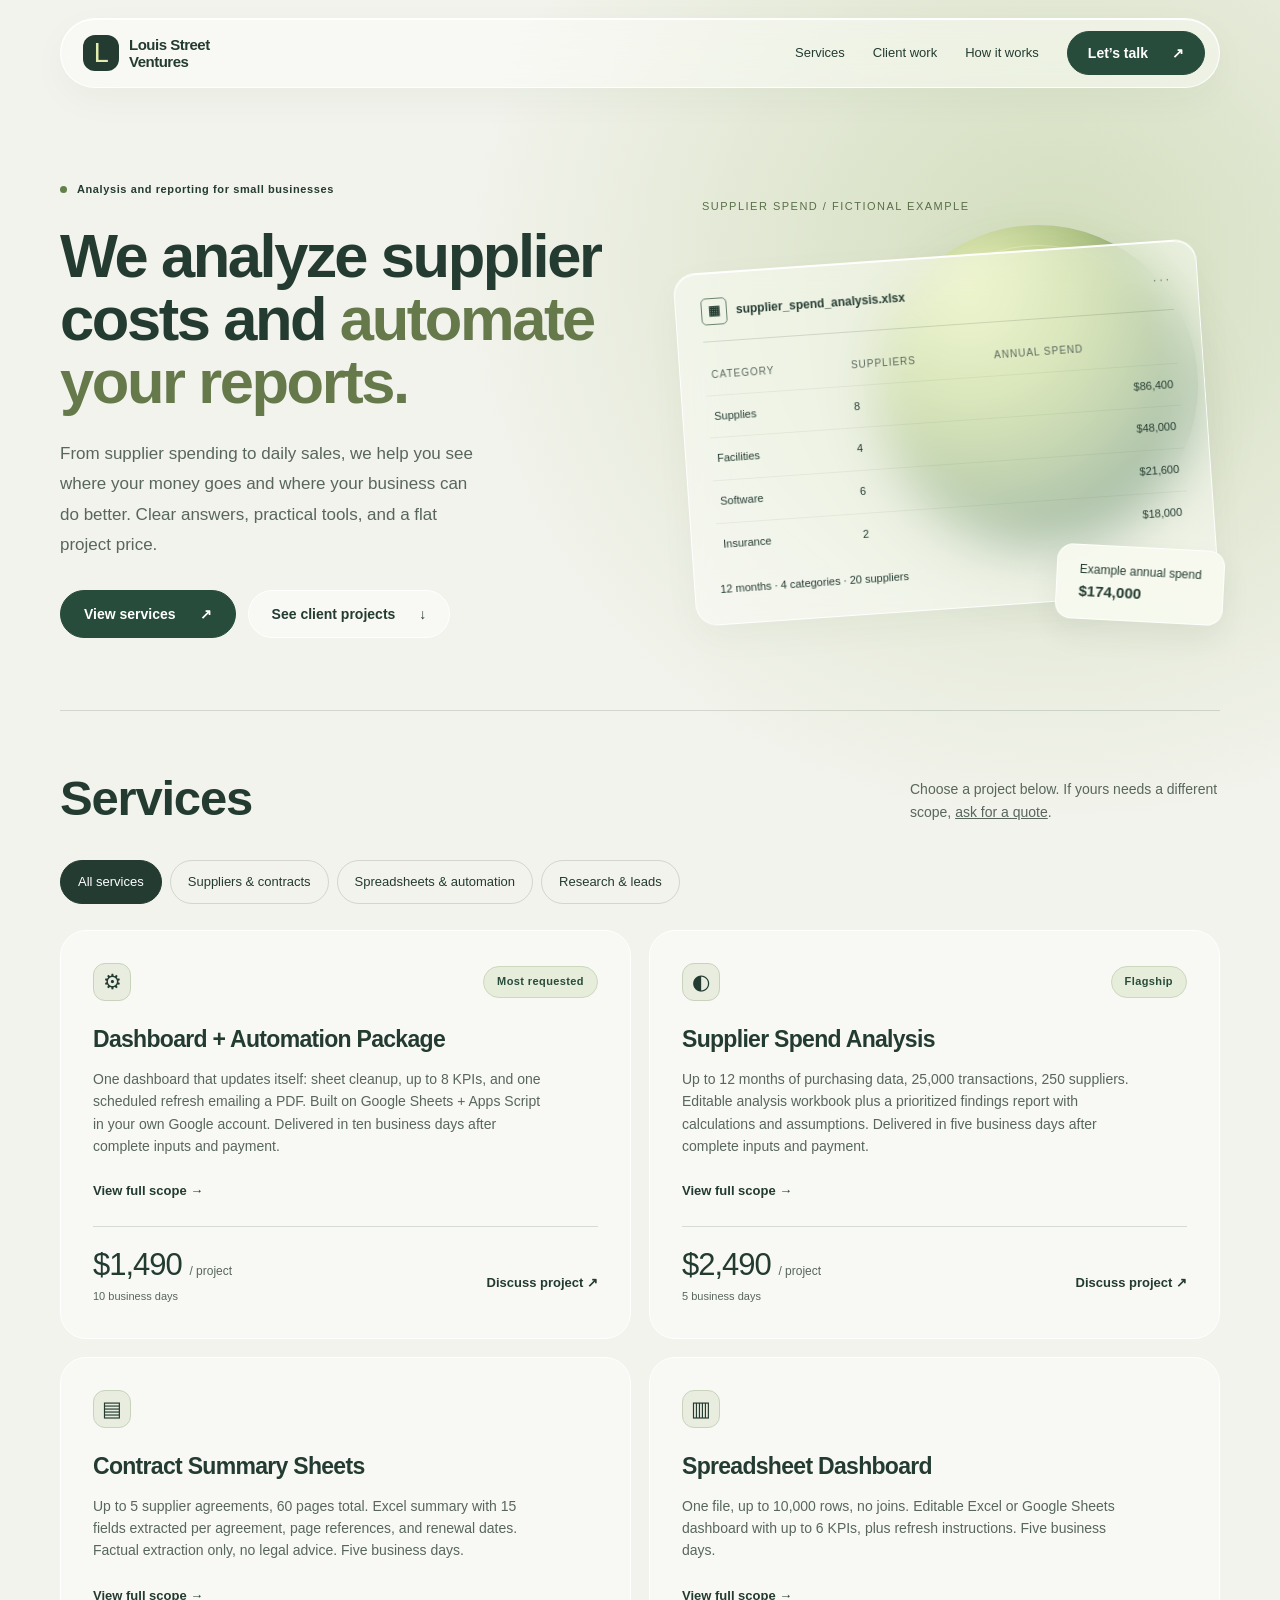
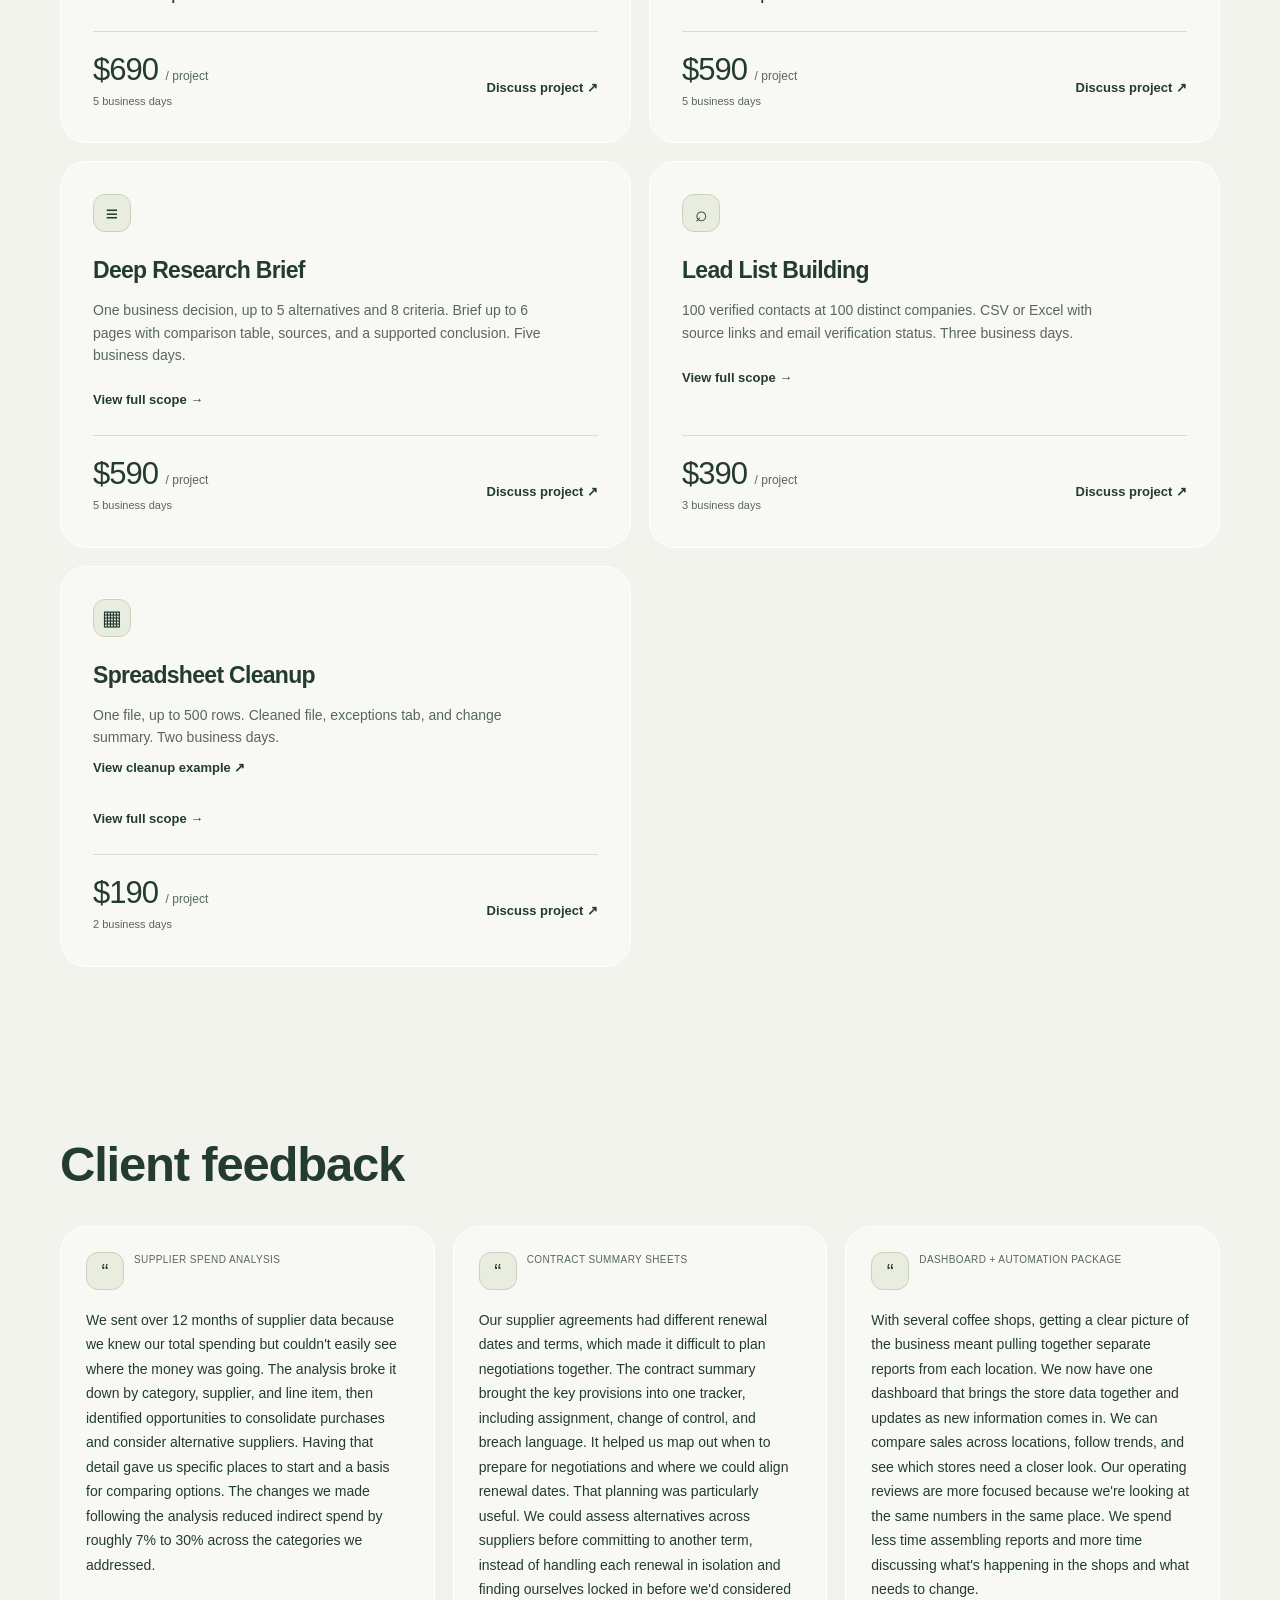
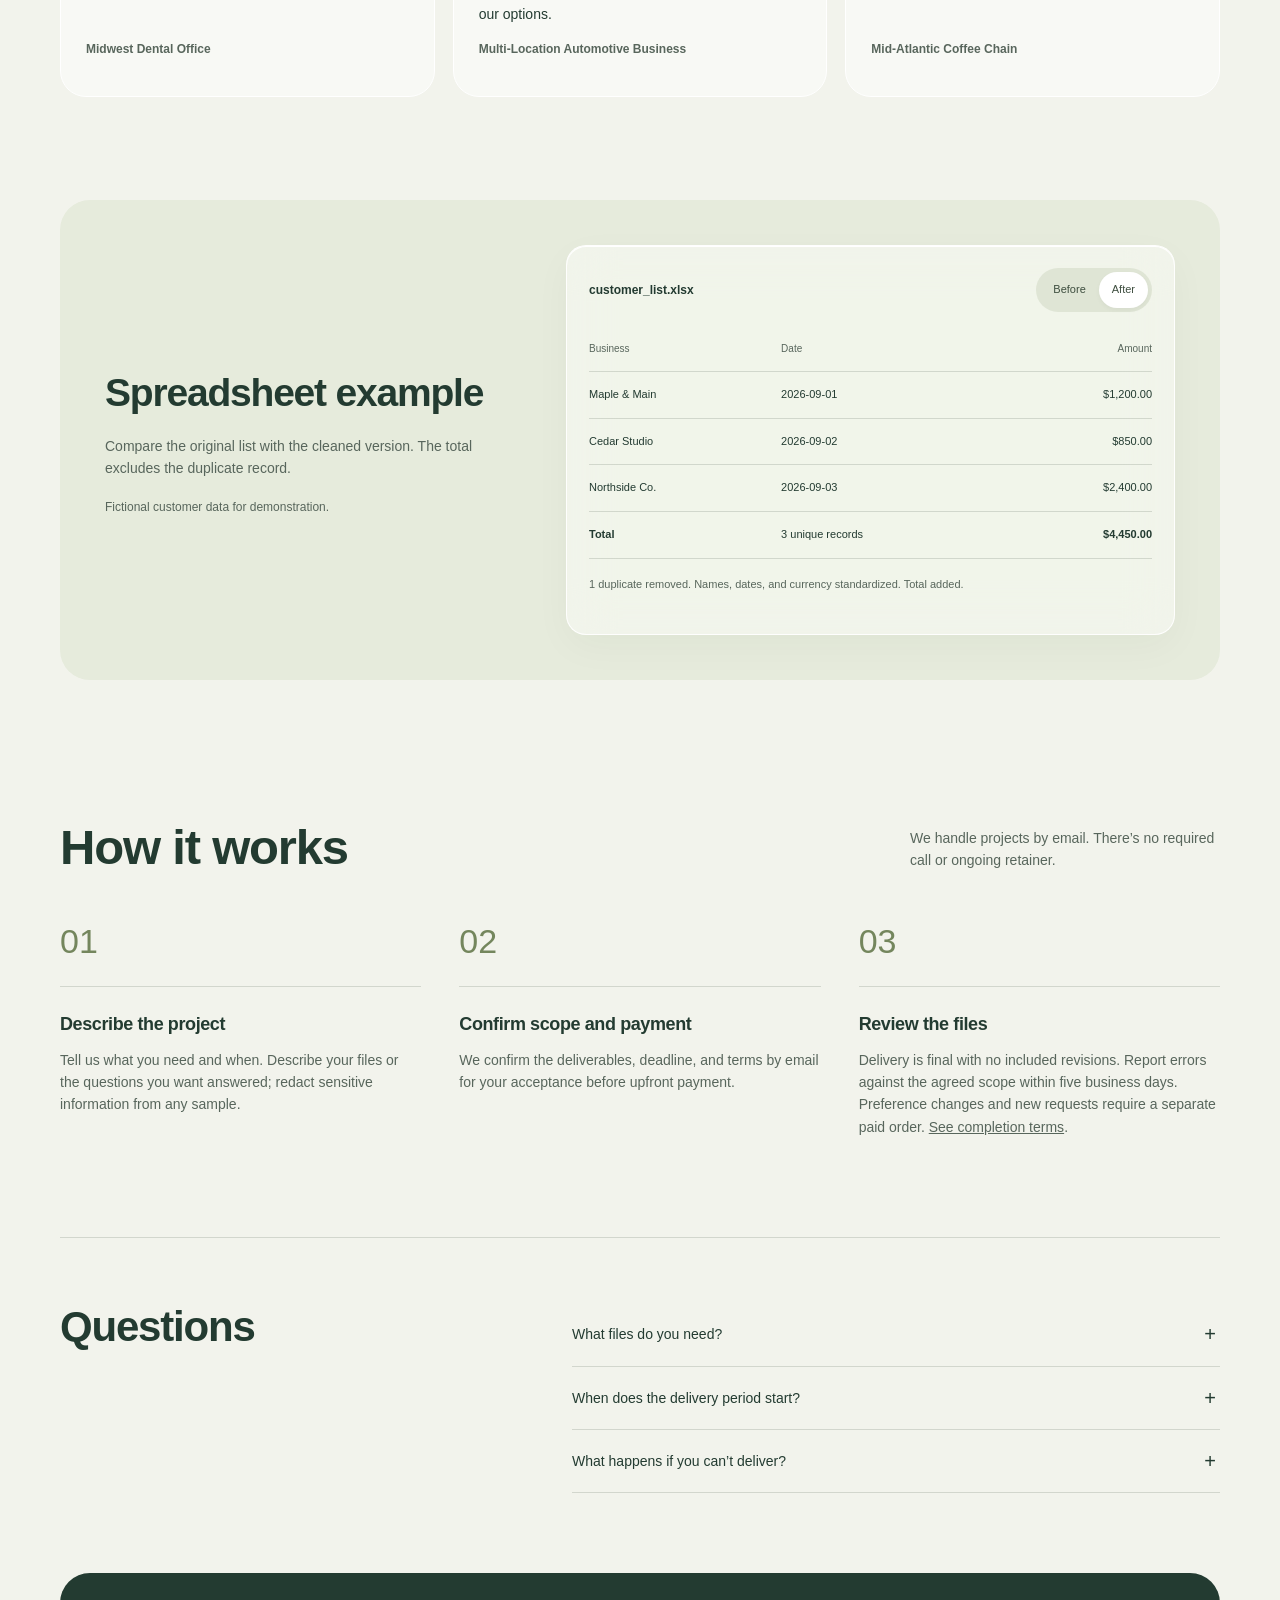
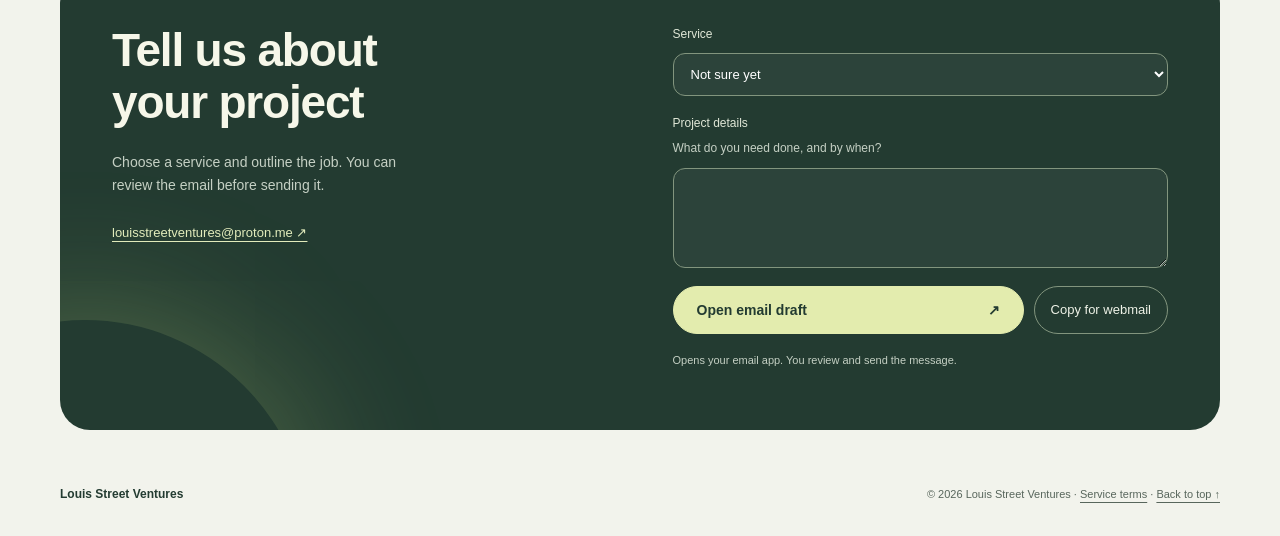
<file: index.html>
<!doctype html>
<html lang="en">
<head>
<meta charset="utf-8">
<meta name="viewport" content="width=device-width, initial-scale=1">
<meta name="theme-color" content="#f2f3ec">
<title>Louis Street Ventures | Spend analysis, reporting &amp; research</title>
<meta name="description" content="Supplier spend analysis, contract summaries, dashboards, and research for small businesses. Fixed project prices from $190.">
<meta property="og:title" content="Louis Street Ventures | Spend analysis, reporting &amp; research">
<meta property="og:description" content="Understand supplier costs, compare contracts, and keep track of business performance. Fixed-price projects from $190.">
<meta property="og:type" content="website">
<meta property="og:url" content="https://louisstreetventures.github.io/">
<link rel="canonical" href="https://louisstreetventures.github.io/">
<link rel="icon" href="data:image/svg+xml,%3Csvg xmlns='http://www.w3.org/2000/svg' viewBox='0 0 64 64'%3E%3Crect width='64' height='64' rx='18' fill='%23253e33'/%3E%3Cpath d='M20 17v30h25' fill='none' stroke='%23eff2ca' stroke-width='7'/%3E%3C/svg%3E">
<link rel="stylesheet" href="site.css?v=4">
<script src="site.js?v=2" defer></script>
</head>
<body>
<a class="skip" href="#main">Skip to content</a>
<header class="nav-shell wrap"><nav class="nav glass" aria-label="Main navigation"><a class="brand" href="#" aria-label="Louis Street Ventures home"><span class="mark" aria-hidden="true">L</span><span>Louis Street<br>Ventures</span></a><div class="nav-links"><a href="#services">Services</a><a href="#testimonials">Client work</a><a href="#process">How it works</a><a class="button" href="#contact">Let’s talk <span aria-hidden="true">↗</span></a></div><details class="mobile-menu"><summary>Menu</summary><div class="mobile-links"><a href="#services">Services</a><a href="#testimonials">Client work</a><a href="#process">How it works</a><a href="#contact">Contact</a></div></details></nav></header>
<main id="main" class="wrap">
<div class="hero"><div class="hero-copy"><div class="eyebrow"><span class="dot"></span> Analysis and reporting for small businesses</div><h1>We analyze supplier costs and <em>automate your reports.</em></h1><p>From supplier spending to daily sales, we help you see where your money goes and where your business can do better. Clear answers, practical tools, and a flat project price.</p><div class="hero-actions"><a class="button" href="#services">View services <span aria-hidden="true">↗</span></a><a class="button light" href="#testimonials">See client projects <span aria-hidden="true">↓</span></a></div></div>
<div class="hero-art" aria-label="Spend analysis example using fictional data"><div class="art-caption">SUPPLIER SPEND / FICTIONAL EXAMPLE</div><div class="orb" aria-hidden="true"></div><div class="work-card glass"><div class="card-top"><span class="file-label"><span class="file-icon" aria-hidden="true">▦</span> supplier_spend_analysis.xlsx</span><span class="dots" aria-hidden="true">···</span></div><table class="sheet"><caption style="position:absolute;width:1px;height:1px;overflow:hidden">Illustrative annual supplier spend by category. Fictional data.</caption><thead><tr><th>Category</th><th>Suppliers</th><th>Annual spend</th></tr></thead><tbody><tr><td>Supplies</td><td>8</td><td>$86,400</td></tr><tr><td>Facilities</td><td>4</td><td>$48,000</td></tr><tr><td>Software</td><td>6</td><td>$21,600</td></tr><tr><td>Insurance</td><td>2</td><td>$18,000</td></tr></tbody></table><div class="card-bottom"><span>12 months · 4 categories · 20 suppliers</span></div></div><div class="float-note glass"><span>Example annual spend</span><strong>$174,000</strong></div></div></div>
<section id="services"><div class="section-head"><div><h2>Services</h2></div><p>Choose a project below. If yours needs a different scope, <a href="#contact">ask for a quote</a>.</p></div>
<div class="service-filters" role="group" aria-label="Filter services" hidden>
<button type="button" data-filter="all" aria-pressed="true" aria-controls="service-list">All services</button>
<button type="button" data-filter="suppliers" aria-pressed="false" aria-controls="service-list">Suppliers &amp; contracts</button>
<button type="button" data-filter="spreadsheets" aria-pressed="false" aria-controls="service-list">Spreadsheets &amp; automation</button>
<button type="button" data-filter="research" aria-pressed="false" aria-controls="service-list">Research &amp; leads</button>
<span id="filter-count" class="sr-only" role="status"></span></div>
<div class="service-grid" id="service-list">
<article class="service" data-group="spreadsheets" data-key="automation">
<div class="service-heading"><span class="service-symbol" aria-hidden="true">⚙</span><span class="service-badge">Most requested</span></div>
<h3>Dashboard + Automation Package</h3>
<p>One dashboard that updates itself: sheet cleanup, up to 8 KPIs, and one scheduled refresh emailing a PDF. Built on Google Sheets + Apps Script in your own Google account. Delivered in ten business days after complete inputs and payment.</p>
<a class="text-link scope-link" href="/services/dashboard-automation.html">View full scope →</a>
<div class="service-footer"><div><div class="price">$1,490 <small>/ project</small></div><div class="delivery">10 business days</div></div>
<a class="text-link" href="mailto:louisstreetventures@proton.me?subject=Dashboard%20%2B%20Automation%20Package%20(%241%2C490)" data-service="automation" aria-label="Discuss project: Dashboard + Automation Package">Discuss project ↗</a></div>
</article>
<article class="service" data-group="suppliers" data-key="spend">
<div class="service-heading"><span class="service-symbol" aria-hidden="true">◐</span><span class="service-badge">Flagship</span></div>
<h3>Supplier Spend Analysis</h3>
<p>Up to 12 months of purchasing data, 25,000 transactions, 250 suppliers. Editable analysis workbook plus a prioritized findings report with calculations and assumptions. Delivered in five business days after complete inputs and payment.</p>
<a class="text-link scope-link" href="/services/spend-analysis.html">View full scope →</a>
<div class="service-footer"><div><div class="price">$2,490 <small>/ project</small></div><div class="delivery">5 business days</div></div>
<a class="text-link" href="mailto:louisstreetventures@proton.me?subject=Supplier%20Spend%20Analysis" data-service="spend" aria-label="Discuss project: Supplier Spend Analysis">Discuss project ↗</a></div>
</article>
<article class="service" data-group="suppliers" data-key="contracts">
<div class="service-heading"><span class="service-symbol" aria-hidden="true">▤</span></div>
<h3>Contract Summary Sheets</h3>
<p>Up to 5 supplier agreements, 60 pages total. Excel summary with 15 fields extracted per agreement, page references, and renewal dates. Factual extraction only, no legal advice. Five business days.</p>
<a class="text-link scope-link" href="/services/contract-summaries.html">View full scope →</a>
<div class="service-footer"><div><div class="price">$690 <small>/ project</small></div><div class="delivery">5 business days</div></div>
<a class="text-link" href="mailto:louisstreetventures@proton.me?subject=Contract%20Summary%20Sheets" data-service="contracts" aria-label="Discuss project: Contract Summary Sheets">Discuss project ↗</a></div>
</article>
<article class="service" data-group="spreadsheets" data-key="build">
<div class="service-heading"><span class="service-symbol" aria-hidden="true">▥</span></div>
<h3>Spreadsheet Dashboard</h3>
<p>One file, up to 10,000 rows, no joins. Editable Excel or Google Sheets dashboard with up to 6 KPIs, plus refresh instructions. Five business days.</p>
<a class="text-link scope-link" href="/services/spreadsheet-dashboard.html">View full scope →</a>
<div class="service-footer"><div><div class="price">$590 <small>/ project</small></div><div class="delivery">5 business days</div></div>
<a class="text-link" href="mailto:louisstreetventures@proton.me?subject=Spreadsheet%20Dashboard%20(%24590)" data-service="build" aria-label="Discuss project: Spreadsheet Dashboard">Discuss project ↗</a></div>
</article>
<article class="service" data-group="research" data-key="research">
<div class="service-heading"><span class="service-symbol" aria-hidden="true">≡</span></div>
<h3>Deep Research Brief</h3>
<p>One business decision, up to 5 alternatives and 8 criteria. Brief up to 6 pages with comparison table, sources, and a supported conclusion. Five business days.</p>
<a class="text-link scope-link" href="/services/research-brief.html">View full scope →</a>
<div class="service-footer"><div><div class="price">$590 <small>/ project</small></div><div class="delivery">5 business days</div></div>
<a class="text-link" href="mailto:louisstreetventures@proton.me?subject=Research%20Brief%20(%24590)" data-service="research" aria-label="Discuss project: Deep Research Brief">Discuss project ↗</a></div>
</article>
<article class="service" data-group="research" data-key="leads">
<div class="service-heading"><span class="service-symbol" aria-hidden="true">⌕</span></div>
<h3>Lead List Building</h3>
<p>100 verified contacts at 100 distinct companies. CSV or Excel with source links and email verification status. Three business days.</p>
<a class="text-link scope-link" href="/services/lead-list.html">View full scope →</a>
<div class="service-footer"><div><div class="price">$390 <small>/ project</small></div><div class="delivery">3 business days</div></div>
<a class="text-link" href="mailto:louisstreetventures@proton.me?subject=Lead%20List%20(%24390)" data-service="leads" aria-label="Discuss project: Lead List Building">Discuss project ↗</a></div>
</article>
<article class="service" data-group="spreadsheets" data-key="cleanup">
<div class="service-heading"><span class="service-symbol" aria-hidden="true">▦</span></div>
<h3>Spreadsheet Cleanup</h3>
<p>One file, up to 500 rows. Cleaned file, exceptions tab, and change summary. Two business days.</p>
<a class="text-link sample-link" href="sample.html">View cleanup example ↗</a><a class="text-link scope-link" href="/services/cleanup.html">View full scope →</a>
<div class="service-footer"><div><div class="price">$190 <small>/ project</small></div><div class="delivery">2 business days</div></div>
<a class="text-link" href="mailto:louisstreetventures@proton.me?subject=Spreadsheet%20Cleanup%20(%24190)" data-service="cleanup" aria-label="Discuss project: Spreadsheet Cleanup">Discuss project ↗</a></div>
</article>
</div></section> <section id='testimonials'><div class='section-head'><div><h2>Client feedback</h2></div></div><div class='service-grid'><article class='service'><div class='service-heading'><span class='service-symbol' aria-hidden='true'>&ldquo;</span><span class='service-num'>SUPPLIER SPEND ANALYSIS</span></div><p class='t-quote'>We sent over 12 months of supplier data because we knew our total spending but couldn't easily see where the money was going. The analysis broke it down by category, supplier, and line item, then identified opportunities to consolidate purchases and consider alternative suppliers. Having that detail gave us specific places to start and a basis for comparing options. The changes we made following the analysis reduced indirect spend by roughly 7% to 30% across the categories we addressed.</p><p class='t-attrib'>Midwest Dental Office</p></article><article class='service'><div class='service-heading'><span class='service-symbol' aria-hidden='true'>&ldquo;</span><span class='service-num'>CONTRACT SUMMARY SHEETS</span></div><p class='t-quote'>Our supplier agreements had different renewal dates and terms, which made it difficult to plan negotiations together. The contract summary brought the key provisions into one tracker, including assignment, change of control, and breach language. It helped us map out when to prepare for negotiations and where we could align renewal dates. That planning was particularly useful. We could assess alternatives across suppliers before committing to another term, instead of handling each renewal in isolation and finding ourselves locked in before we'd considered our options.</p><p class='t-attrib'>Multi-Location Automotive Business</p></article><article class='service'><div class='service-heading'><span class='service-symbol' aria-hidden='true'>&ldquo;</span><span class='service-num'>DASHBOARD + AUTOMATION PACKAGE</span></div><p class='t-quote'>With several coffee shops, getting a clear picture of the business meant pulling together separate reports from each location. We now have one dashboard that brings the store data together and updates as new information comes in. We can compare sales across locations, follow trends, and see which stores need a closer look. Our operating reviews are more focused because we're looking at the same numbers in the same place. We spend less time assembling reports and more time discussing what's happening in the shops and what needs to change.</p><p class='t-attrib'>Mid-Atlantic Coffee Chain</p></article></div></section>
<section id="sample" class="sample-section" aria-labelledby="sample-heading"><div class="sample-panel"><div class="sample-copy"><h2 id="sample-heading">Spreadsheet example</h2><p>Compare the original list with the cleaned version. The total excludes the duplicate record.</p><p class="fine">Fictional customer data for demonstration.</p></div><div class="sample-ui glass"><div class="sample-toolbar"><span class="sample-title">customer_list.xlsx</span><div class="toggle sample-controls" role="group" aria-label="Spreadsheet example view"><button type="button" aria-pressed="false" id="before">Before</button><button type="button" aria-pressed="true" id="after">After</button></div></div><div class="table-scroll"><table class="sample-table" aria-label="Example customer spreadsheet"><thead><tr><th>Business</th><th>Date</th><th>Amount</th></tr></thead><tbody id="sample-rows"><tr><td>Maple &amp; Main</td><td>2026-09-01</td><td>$1,200.00</td></tr><tr><td>Cedar Studio</td><td>2026-09-02</td><td>$850.00</td></tr><tr><td>Northside Co.</td><td>2026-09-03</td><td>$2,400.00</td></tr><tr><td><strong>Total</strong></td><td>3 unique records</td><td><strong>$4,450.00</strong></td></tr></tbody></table></div><p class="sample-result" id="sample-result" aria-live="polite">1 duplicate removed. Names, dates, and currency standardized. Total added.</p></div></div></section>
<section id="process" class="process"><div class="section-head"><div><h2>How it works</h2></div><p>We handle projects by email. There’s no required call or ongoing retainer.</p></div><ol class="steps"><li><div class="step-number">01</div><div><h3>Describe the project</h3><p>Tell us what you need and when. Describe your files or the questions you want answered; redact sensitive information from any sample.</p></div></li><li><div class="step-number">02</div><div><h3>Confirm scope and payment</h3><p>We confirm the deliverables, deadline, and terms by email for your acceptance before upfront payment.</p></div></li><li><div class="step-number">03</div><div><h3>Review the files</h3><p>Delivery is final with no included revisions. Report errors against the agreed scope within five business days. Preference changes and new requests require a separate paid order. <a href="/service-terms.html#completion">See completion terms</a>.</p></div></li></ol></section>
<section class="faq-section" id="faq"><div><h2>Questions</h2></div><div class="faq-list">
<details><summary>What files do you need?</summary><p>Spend analysis starts with accounts payable or purchasing data. Contract summaries need the agreements. Spreadsheet projects need a sample file and the intended output. For research or lead lists, send the questions or targeting criteria. Redact sensitive information from your initial sample.</p></details>
<details><summary>When does the delivery period start?</summary><p>On the next business day after scope and terms are accepted, all required inputs are complete, and payment is received.</p></details>
<details><summary>What happens if you can’t deliver?</summary><p>If we cannot provide the agreed work, the <a href="/service-terms.html#cancellation">cancellation and correction-or-refund terms</a> apply. An order without separately priced deliverables is refunded in full if we cannot provide conforming work.</p></details>
</div></section>
<section id="contact" class="contact" aria-labelledby="contact-heading"><div class="contact-copy"><h2 id="contact-heading">Tell us about<br>your project</h2><p>Choose a service and outline the job. You can review the email before sending it.</p><a class="email" href="mailto:louisstreetventures@proton.me">louisstreetventures@proton.me ↗</a></div><div><form id="project-form" class="form" hidden>
<label for="service">Service</label><select id="service" name="service"><option value="unsure" data-prompt="What do you need done, and by when?">Not sure yet</option><option value="spend" data-price="$2,490" data-days="5 business days" data-prompt="Which spending categories need review? How many months of purchasing data do you have?">Supplier Spend Analysis ($2,490)</option><option value="automation" data-price="$1,490" data-days="10 business days" data-prompt="Which report do you prepare today? What are its source files, metrics, and update frequency?">Dashboard + Automation Package ($1,490)</option><option value="build" data-price="$590" data-days="5 business days" data-prompt="Do you use Excel or Google Sheets? What should the workbook track or calculate?">Spreadsheet Dashboard ($590)</option><option value="contracts" data-price="$690" data-days="5 business days" data-prompt="How many supplier agreements need review? Which terms or upcoming renewals matter most?">Contract Summary Sheets ($690)</option><option value="research" data-price="$590" data-days="5 business days" data-prompt="What decision will this research support? What questions must the brief answer?">Deep Research Brief ($590)</option><option value="leads" data-price="$390" data-days="3 business days" data-prompt="Which industries, locations, and business sizes are you targeting?">Lead List Building ($390)</option><option value="cleanup" data-price="$190" data-days="2 business days" data-prompt="How many rows need cleaning? What problems have you noticed in the file?">Spreadsheet Cleanup ($190)</option><option value="custom" data-prompt="Describe the work, the files involved, and your deadline.">Custom project</option></select>
<p id="service-summary" class="service-summary" role="status" hidden></p>
<label for="brief">Project details</label><p id="brief-hint" class="brief-hint">What do you need done, and by when?</p>
<textarea id="brief" name="brief" maxlength="2000" aria-describedby="brief-hint" required></textarea>
<div class="form-actions"><button class="button" type="submit">Open email draft <span aria-hidden="true">↗</span></button><button id="copy-draft" class="copy-button" type="button" hidden>Copy for webmail</button></div>
<p class="fine">Opens your email app. You review and send the message.</p>
<p id="draft-status" class="draft-status" role="status"></p>
<div id="manual-copy" hidden><label for="draft-text">Copy this text into your email</label><textarea id="draft-text" readonly rows="7"></textarea></div>
</form><div class="form-fallback"><p>Email us a description of the work, the files involved, and your deadline.</p><a class="button light" href="mailto:louisstreetventures@proton.me">Start a project ↗</a></div></div></section>
</main><footer class="wrap footer"><span class="footer-brand">Louis Street Ventures</span><span>© 2026 Louis Street Ventures · <a href="/service-terms.html">Service terms</a> · <a href="#">Back to top ↑</a></span></footer>

</body>
</html>
</file>
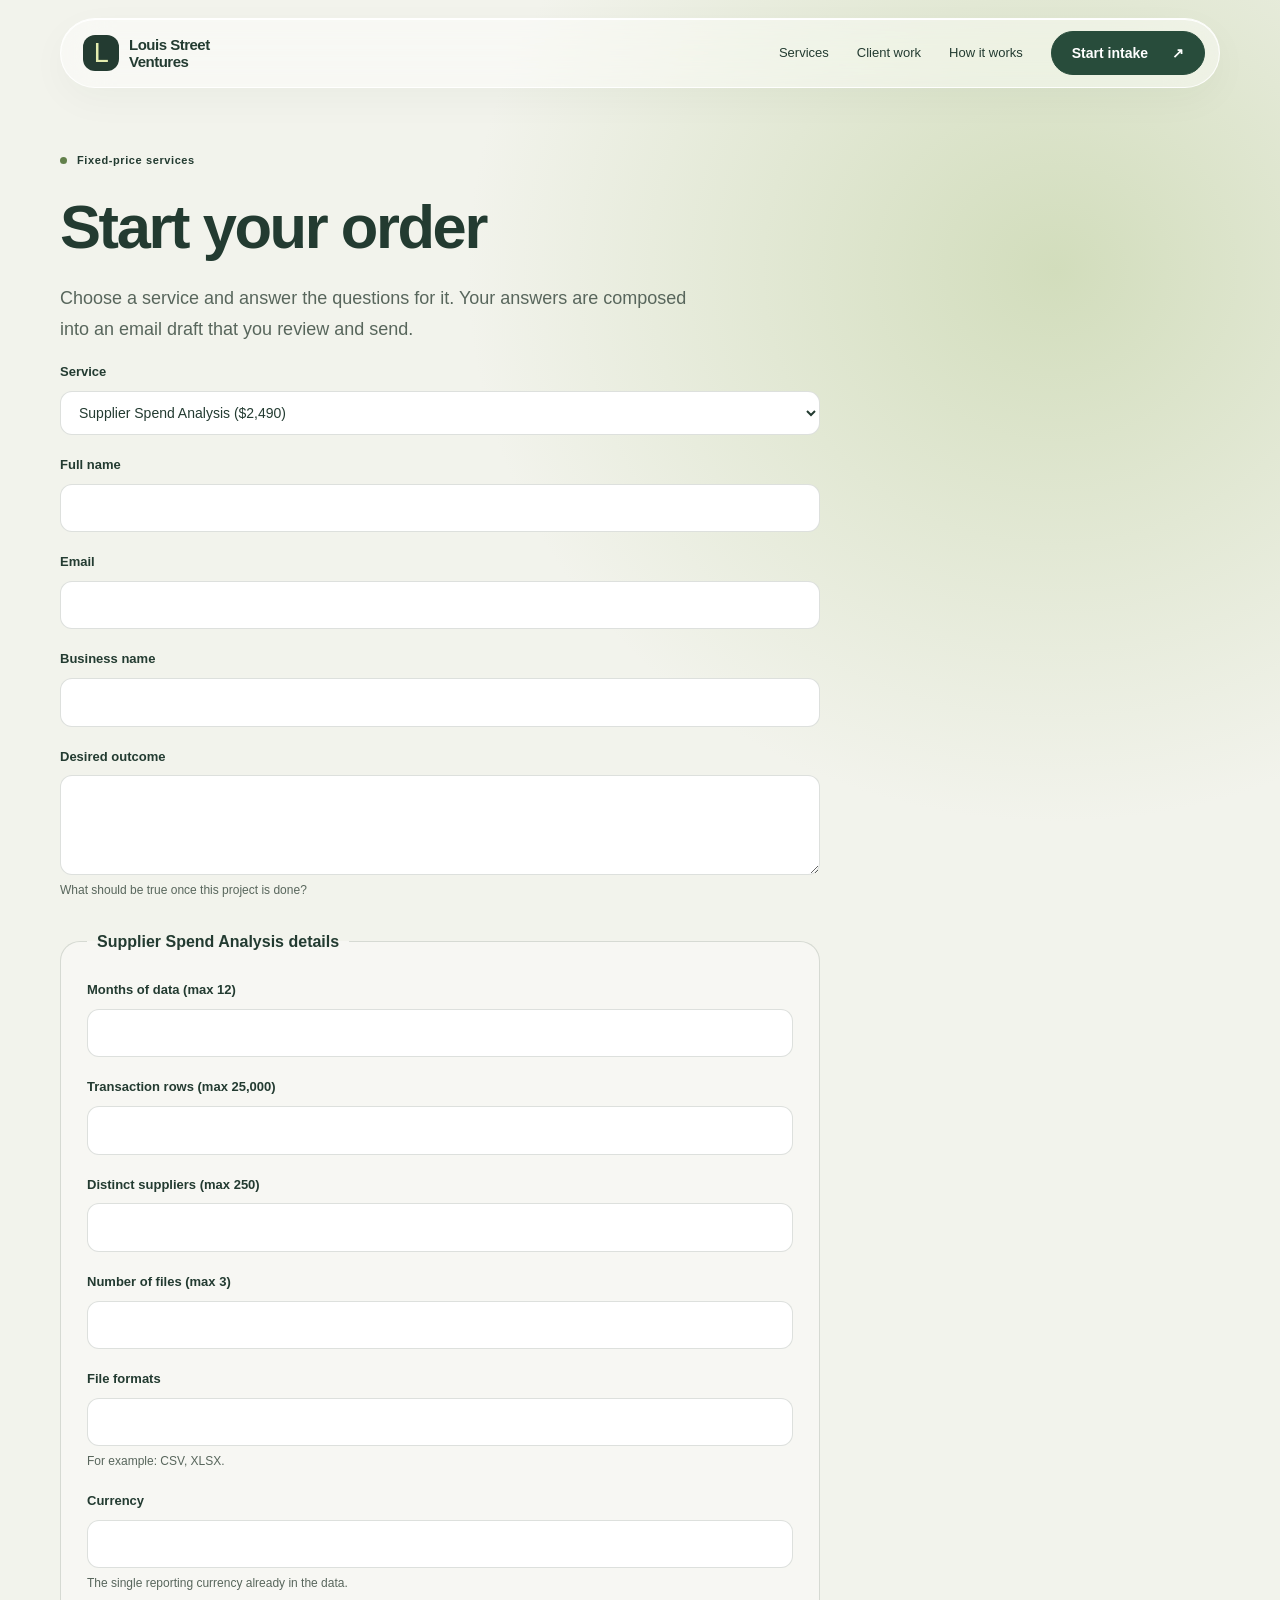
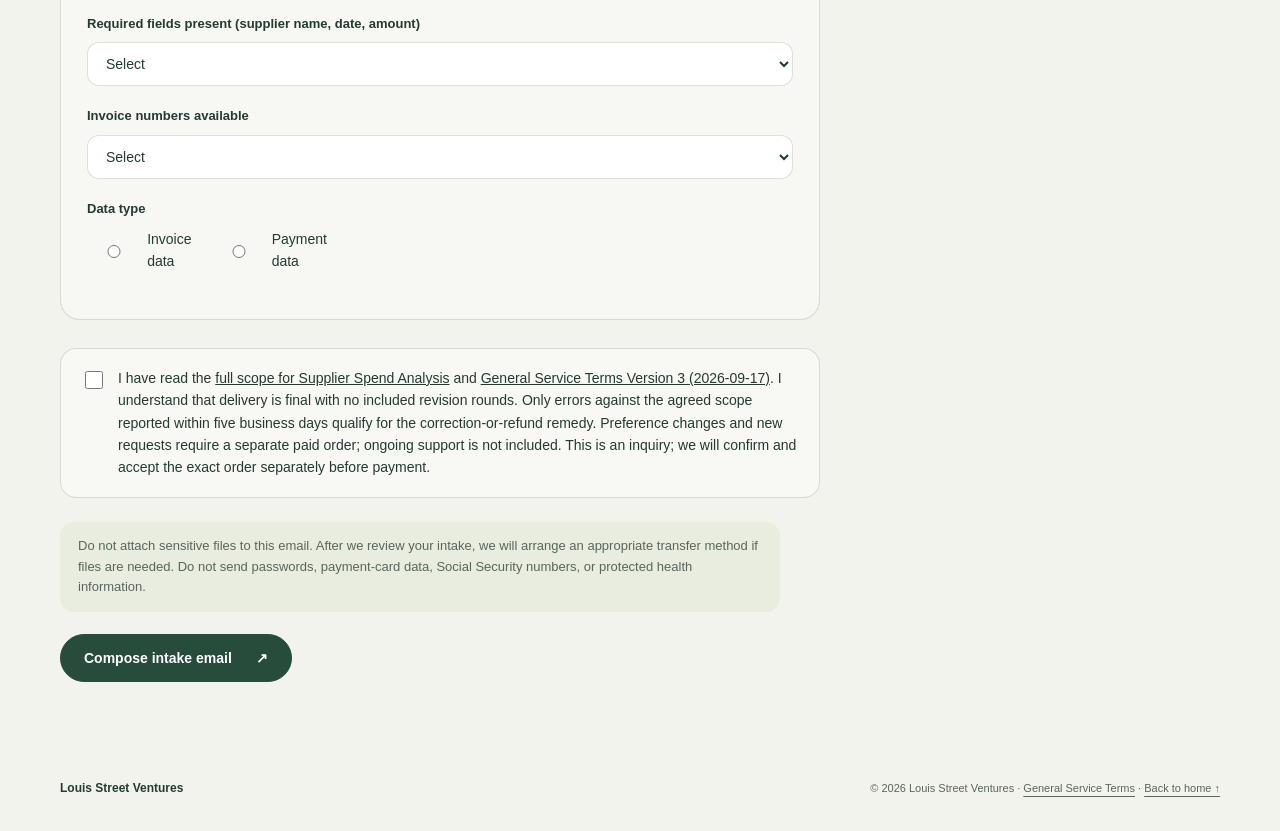
<file: intake.html>
<!DOCTYPE html>
<html lang="en">
<head>
<meta charset="utf-8">
<meta name="viewport" content="width=device-width, initial-scale=1">
<meta name="theme-color" content="#f2f3ec">
<title>Start your order | Louis Street Ventures</title>
<meta name="description" content="Start your order with Louis Street Ventures. Choose a fixed-price service and send intake details by email.">
<link rel="icon" href="data:image/svg+xml,%3Csvg xmlns='http://www.w3.org/2000/svg' viewBox='0 0 64 64'%3E%3Crect width='64' height='64' rx='18' fill='%23253e33'/%3E%3Cpath d='M20 17v30h25' fill='none' stroke='%23eff2ca' stroke-width='7'/%3E%3C/svg%3E">
<link rel="stylesheet" href="/site.css?v=3">
<style>
.page-hero{padding:64px 0 8px;max-width:840px}
.lede{color:var(--muted);font-size:18px;line-height:1.7;max-width:660px;margin:20px 0 0}
.intake{max-width:760px;padding:10px 0 50px}
.intake-form{margin-top:30px}
.field{margin-bottom:20px}
.field>label{display:block;font-size:13px;font-weight:700;margin-bottom:8px}
.field input,.field select,.field textarea{display:block;width:100%;border:1px solid var(--line);border-radius:12px;padding:12px 14px;font-size:14px;background:#fff;color:var(--ink)}
.field textarea{min-height:100px;resize:vertical}
.hint{font-size:12px;color:var(--muted);margin-top:6px}
.svc{border:1px solid var(--line);border-radius:20px;padding:26px;margin:28px 0;background:#ffffff60}
.svc legend{font-weight:700;font-size:16px;padding:0 10px}
.radio-row{display:flex;gap:20px;flex-wrap:wrap}
.radio-row label{display:flex;gap:8px;align-items:center;font-size:14px;font-weight:400}
.check-row{display:flex;gap:12px;align-items:flex-start;font-size:14px;line-height:1.6;background:#ffffff70;border:1px solid var(--line);border-radius:16px;padding:18px 20px;margin:24px 0}
.check-row input{margin-top:4px;flex:none;width:18px;height:18px}
.secure-note{font-size:13px;color:var(--muted);background:#e8eddf;border-radius:14px;padding:14px 18px;margin:0 0 22px;max-width:720px;line-height:1.6}
.form-status{font-size:13px;color:var(--green);margin-top:14px;min-height:20px}
@media(max-width:680px){.page-hero{padding:44px 0 6px}.svc{padding:20px 16px}}
</style>
</head>
<body>
<a class="skip" href="#main">Skip to content</a>
<header class="nav-shell wrap"><nav class="nav glass" aria-label="Main navigation"><a class="brand" href="/"><span class="mark">L</span><span>Louis Street<br>Ventures</span></a><div class="nav-links"><a href="/#services">Services</a><a href="/#testimonials">Client work</a><a href="/#process">How it works</a><a class="button" href="/intake.html">Start intake <span>↗</span></a></div><details class="mobile-menu"><summary>Menu</summary><div class="mobile-links"><a href="/#services">Services</a><a href="/#testimonials">Client work</a><a href="/#process">How it works</a><a href="/intake.html">Start intake</a></div></details></nav></header>
<main id="main" class="wrap">
<div class="page-hero">
<div class="eyebrow"><span class="dot"></span> Fixed-price services</div>
<h1>Start your order</h1>
<p class="lede">Choose a service and answer the questions for it. Your answers are composed into an email draft that you review and send.</p>
</div>
<div class="intake">
<form id="intake-form">
<div class="field"><label for="service">Service</label><select id="service" data-label="Service"><option value="spend-analysis">Supplier Spend Analysis ($2,490)</option><option value="dashboard-automation">Dashboard + Automation Package ($1,490)</option><option value="spreadsheet-dashboard">Spreadsheet Dashboard ($590)</option><option value="contract-summaries">Contract Summary Sheets ($690)</option><option value="research-brief">Deep Research Brief ($590)</option><option value="lead-list">Lead List Building ($390)</option><option value="cleanup">Spreadsheet Cleanup ($190)</option></select></div>
<div class="field"><label for="full_name">Full name</label><input type="text" id="full_name" data-label="Full name" required></div>
<div class="field"><label for="email">Email</label><input type="email" id="email" data-label="Email" required></div>
<div class="field"><label for="business_name">Business name</label><input type="text" id="business_name" data-label="Business name" required></div>
<div class="field"><label for="desired_outcome">Desired outcome</label><textarea id="desired_outcome" data-label="Desired outcome" required></textarea><p class="hint">What should be true once this project is done?</p></div>
<div id="service-fields"></div>
<div class="check-row"><input type="checkbox" id="scope_ack" data-label="Scope acknowledgement" required><label for="scope_ack">I have read the <a id="scope-link" href="/services/spend-analysis.html" target="_blank" rel="noopener">full scope for this service</a> and <a href="/terms/2026-09-17-v3.html" target="_blank" rel="noopener">General Service Terms Version 3 (2026-09-17)</a>. I understand that delivery is final with no included revision rounds. Only errors against the agreed scope reported within five business days qualify for the correction-or-refund remedy. Preference changes and new requests require a separate paid order; ongoing support is not included. This is an inquiry; we will confirm and accept the exact order separately before payment.</label></div>
<p class="secure-note">Do not attach sensitive files to this email. After we review your intake, we will arrange an appropriate transfer method if files are needed. Do not send passwords, payment-card data, Social Security numbers, or protected health information.</p>
<div><button class="button" type="submit">Compose intake email <span>↗</span></button></div>
<p class="form-status" id="form-status" role="status"></p>
</form>
</div>
</main>
<footer class="wrap footer"><span class="footer-brand">Louis Street Ventures</span><span>© 2026 Louis Street Ventures · <a href="/service-terms.html">General Service Terms</a> · <a href="/">Back to home ↑</a></span></footer>
<script>
var SN={'spend-analysis':'Supplier Spend Analysis','dashboard-automation':'Dashboard + Automation Package','spreadsheet-dashboard':'Spreadsheet Dashboard','contract-summaries':'Contract Summary Sheets','research-brief':'Deep Research Brief','lead-list':'Lead List Building','cleanup':'Spreadsheet Cleanup'};
var FD={
'spend-analysis':[['Months of data (max 12)','n','months_of_data','Months of data',12],['Transaction rows (max 25,000)','n','transaction_rows','Transaction rows',25000],['Distinct suppliers (max 250)','n','distinct_suppliers','Distinct suppliers',250],['Number of files (max 3)','n','number_of_files','Number of files',3],['File formats','t','file_formats','File formats','For example: CSV, XLSX.'],['Currency','t','currency','Currency','The single reporting currency already in the data.'],['Required fields present (supplier name, date, amount)','s','required_fields_present','Required fields present',['Yes','No']],['Invoice numbers available','s','invoice_numbers_available','Invoice numbers available',['Yes','No']],['Data type','r','data_type','Data type',['Invoice data','Payment data']]],
'dashboard-automation':[['Describe the recurring report','a','report_description','Recurring report description',''],['Frequency','s','frequency','Frequency',['Daily','Weekly','Monthly']],['Source tabs (max 3)','n','source_tabs_count','Source tabs',3],['Total source rows (max 25,000)','n','total_source_rows','Total source rows',25000],['Columns per tab (max 30)','n','columns_per_tab','Columns per tab',30],['Shared join key','s','shared_join_key','Shared join key',['Yes','No']],['Join key description','t','join_key_description','Join key description','If yes, describe the shared key, for example order ID.'],['Google account available for installation','s','google_account_available','Google account available',['Yes','No']],['Distribution email addresses (up to 5)','a','distribution_emails','Distribution email addresses','One address per line, up to five.']],
'spreadsheet-dashboard':[['File type','s','file_type','File type',['Excel','Google Sheets']],['Source tabs (max 3)','n','source_tabs','Source tabs',3],['Total rows (max 10,000)','n','total_rows','Total rows',10000],['Columns (max 25)','n','columns_sd','Columns',25],['Business function','t','business_function','Business function','For example: sales tracking, expense monitoring.'],['KPIs wanted (up to 6)','t','kpis_wanted','KPIs wanted','']],
'contract-summaries':[['Number of agreements (max 5)','n','number_of_agreements','Number of agreements',5],['Total pages (max 60)','n','total_pages','Total pages',60],['Document format','s','document_format','Document format',['Searchable PDF','Editable document']],['Amendments included','s','amendments_included','Amendments included',['Yes','No']]],
'research-brief':[['Decision or research question','a','decision_or_question','Decision or question',''],['Alternatives (up to 5)','a','alternatives','Alternatives','Name up to five alternatives to compare, one per line.'],['Comparison criteria (up to 8)','a','comparison_criteria','Comparison criteria','List up to eight criteria, one per line.'],['Geographic market','t','geographic_market','Geographic market',''],['Background documents available (up to 3, 20 pages total)','s','background_documents','Background documents available',['Yes','No']]],
'lead-list':[['Target customer profile','a','target_customer_profile','Target customer profile',''],['Geographic area','t','geographic_area','Geographic area','One US geographic area; may be nationwide.'],['Industries (up to 3)','t','industries','Industries',''],['Company-size band','t','company_size_band','Company-size band','For example: 11 to 50 employees.'],['Job titles or functions (up to 2)','t','job_titles','Job titles',''],['Exclusion list size in domains (max 1,000)','n','exclusion_list_size','Exclusion list size',1000]],
'cleanup':[['Data rows (max 500)','n','data_rows','Data rows',500],['Columns (max 20)','n','columns_cu','Columns',20],['Format','s','format','Format',['CSV','XLSX','Google Sheets']],['Single flat table','s','single_flat_table','Single flat table',['Yes','No']]]
};
function BF(slug){
document.getElementById('scope_ack').checked=false;
var c=document.getElementById('service-fields');c.innerHTML='';
var d=FD[slug],fs=document.createElement('fieldset');fs.className='svc';
var lg=document.createElement('legend');lg.textContent=SN[slug]+' details';fs.appendChild(lg);
for(var i=0;i<d.length;i++){
var f=d[i],dv=document.createElement('div');dv.className='field';
var lb=document.createElement('label');lb.textContent=f[0];dv.appendChild(lb);
var t=f[1],inp=null;
if(t==='a'){inp=document.createElement('textarea');}
else if(t==='s'){inp=document.createElement('select');var e0=document.createElement('option');e0.value='';e0.textContent='Select';inp.appendChild(e0);for(var j=0;j<f[4].length;j++){var op=document.createElement('option');op.textContent=f[4][j];inp.appendChild(op);}}
else if(t==='r'){var rr=document.createElement('div');rr.className='radio-row';for(var k=0;k<f[4].length;k++){var rl=document.createElement('label');var ri=document.createElement('input');ri.type='radio';ri.name=f[2];ri.value=f[4][k];ri.setAttribute('data-label',f[3]);rl.appendChild(ri);rl.appendChild(document.createTextNode(' '+f[4][k]));rr.appendChild(rl);}dv.appendChild(rr);}
else{inp=document.createElement('input');inp.type=(t==='n')?'number':'text';if(t==='n'){inp.max=f[4];inp.min=(f[2]==='exclusion_list_size')?0:1;}}
if(inp){inp.id=f[2];lb.setAttribute('for',f[2]);inp.setAttribute('data-label',f[3]);dv.appendChild(inp);}
var h=f[1]==='s'||f[1]==='r'?0:f[4];
if(typeof h==='string'&&h){var hn=document.createElement('p');hn.className='hint';hn.textContent=h;dv.appendChild(hn);}
fs.appendChild(dv);}
c.appendChild(fs);
var sl=document.getElementById('scope-link');sl.href='/services/'+slug+'.html';sl.textContent='full scope for '+SN[slug];
}
var SS=document.getElementById('service');
SS.addEventListener('change',function(){BF(SS.value);});
try{var qp=new URLSearchParams(location.search).get('service');if(qp&&SN[qp]){SS.value=qp;}}catch(e){}
BF(SS.value);
document.getElementById('intake-form').addEventListener('submit',function(ev){
ev.preventDefault();
if(!this.reportValidity())return;
var slug=SS.value,sn=SN[slug],biz=document.getElementById('business_name').value.trim();
var L=[],FL=this.querySelectorAll('[data-label]');
for(var i=0;i<FL.length;i++){var f=FL[i],v='';
if(f.type==='radio'){if(!f.checked)continue;v=f.value;}
else if(f.type==='checkbox'){v=f.checked?'Confirmed':'';}
else if(f.tagName==='SELECT'){v=f.options[f.selectedIndex].text;}
else{v=(f.value||'').trim();}
if(!v||v==='Select')continue;
L.push(f.getAttribute('data-label')+': '+v);}
L.push('Terms reviewed: Version 3 (2026-09-17)');
L.push('Terms URL: https://louisstreetventures.github.io/terms/2026-09-17-v3.html');
L.push('Scope URL: https://louisstreetventures.github.io/services/'+slug+'.html');
L.push('This is an inquiry, not acceptance of a final order or authorization to begin work.');
var sub='Intake \u2014 '+sn+' \u2014 '+biz;
var href='mailto:louisstreetventures@proton.me?subject='+encodeURIComponent(sub)+'&body='+encodeURIComponent(L.join('\n'));
document.getElementById('form-status').textContent='Opening your email app with the intake draft. Review the message and send it when ready.';
location.href=href;
});
</script>
</body>
</html>
</file>
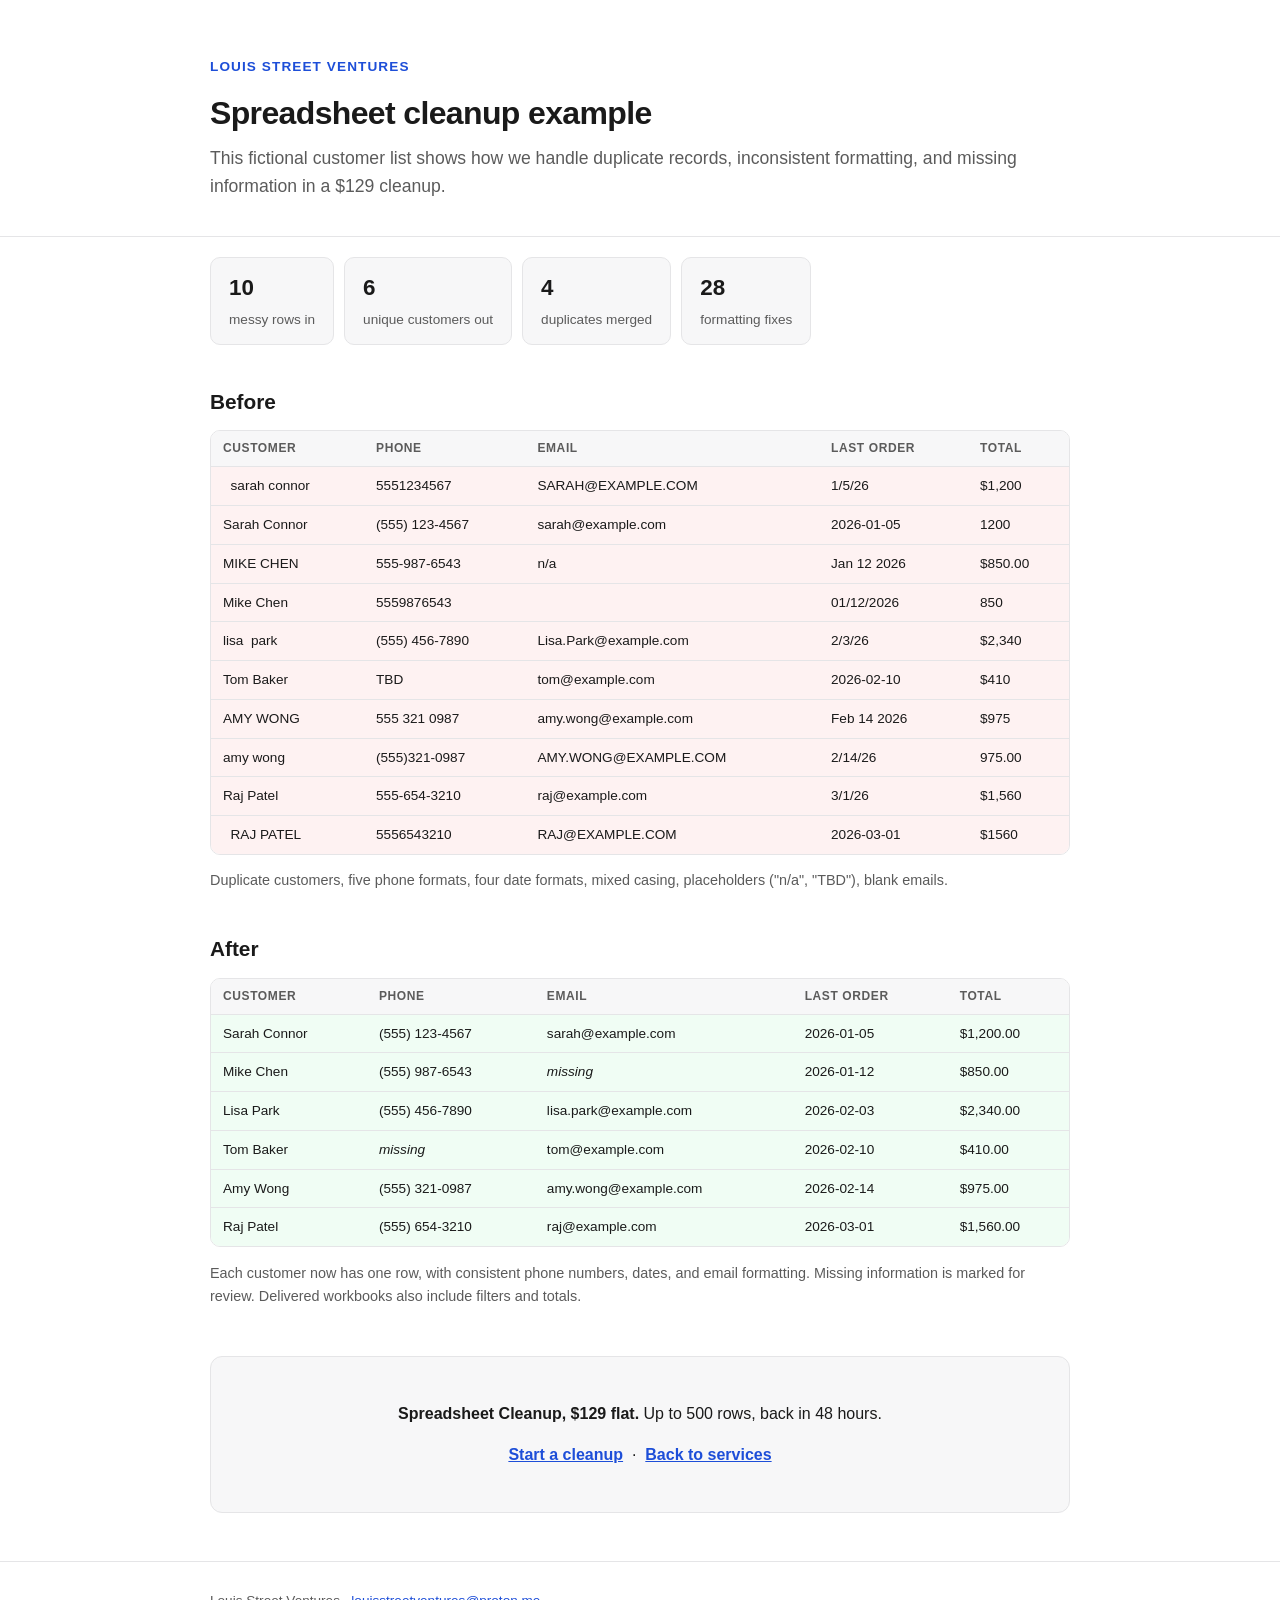
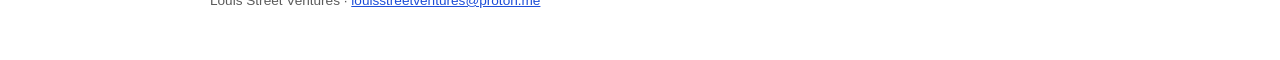
<file: sample.html>
<!DOCTYPE html>
<html lang="en">
<head>
<meta charset="utf-8">
<meta name="viewport" content="width=device-width, initial-scale=1">
<title>Spreadsheet Cleanup Example | Louis Street Ventures</title>
<meta name="description" content="Before-and-after sample of a spreadsheet cleanup by Louis Street Ventures.">
<style>
  :root { --ink:#1a1a1a; --muted:#5b5b5b; --accent:#1d4ed8; --bg:#ffffff; --card:#f7f7f8; --line:#e5e5e7; }
  * { box-sizing:border-box; }
  body { margin:0; font-family:"Helvetica Neue",Helvetica,Arial,sans-serif; color:var(--ink); background:var(--bg); line-height:1.6; }
  .wrap { max-width:900px; margin:0 auto; padding:0 20px; }
  header.hero { padding:56px 0 36px; border-bottom:1px solid var(--line); }
  .brand { font-size:0.85rem; font-weight:700; letter-spacing:0.08em; text-transform:uppercase; color:var(--accent); margin-bottom:16px; }
  h1 { font-size:2rem; line-height:1.2; margin:0 0 12px; letter-spacing:-0.02em; }
  header.hero p.sub { font-size:1.1rem; color:var(--muted); margin:0; }
  h2 { font-size:1.3rem; margin:40px 0 12px; }
  .stats { display:flex; flex-wrap:wrap; gap:10px; margin:20px 0; }
  .stat { background:var(--card); border:1px solid var(--line); border-radius:10px; padding:12px 18px; }
  .stat b { font-size:1.4rem; display:block; }
  .stat span { font-size:0.85rem; color:var(--muted); }
  .tbl-wrap { overflow-x:auto; border:1px solid var(--line); border-radius:10px; margin:0 0 8px; }
  table { border-collapse:collapse; width:100%; font-size:0.85rem; }
  th, td { text-align:left; padding:8px 12px; border-bottom:1px solid var(--line); white-space:nowrap; }
  th { background:var(--card); font-size:0.75rem; text-transform:uppercase; letter-spacing:0.05em; color:var(--muted); }
  tr:last-child td { border-bottom:none; }
  .bad { background:#fef2f2; }
  .good { background:#f0fdf4; }
  .note { font-size:0.9rem; color:var(--muted); }
  .cta { margin:48px 0; padding:28px; border:1px solid var(--line); border-radius:12px; text-align:center; background:var(--card); }
  .cta a { color:var(--accent); font-weight:700; }
  footer { border-top:1px solid var(--line); padding:28px 0 48px; font-size:0.85rem; color:var(--muted); }
  footer a { color:var(--accent); }
</style>
</head>
<body>

<header class="hero">
  <div class="wrap">
    <div class="brand">Louis Street Ventures</div>
    <h1>Spreadsheet cleanup example</h1>
    <p class="sub">This fictional customer list shows how we handle duplicate records, inconsistent formatting, and missing information in a $129 cleanup.</p>
  </div>
</header>

<main class="wrap">

  <div class="stats">
    <div class="stat"><b>10</b><span>messy rows in</span></div>
    <div class="stat"><b>6</b><span>unique customers out</span></div>
    <div class="stat"><b>4</b><span>duplicates merged</span></div>
    <div class="stat"><b>28</b><span>formatting fixes</span></div>
  </div>

  <h2>Before</h2>
  <div class="tbl-wrap">
  <table>
    <tr><th>Customer</th><th>Phone</th><th>Email</th><th>Last order</th><th>Total</th></tr>
    <tr class="bad"><td>&nbsp;&nbsp;sarah connor</td><td>5551234567</td><td>SARAH@EXAMPLE.COM</td><td>1/5/26</td><td>$1,200</td></tr>
    <tr class="bad"><td>Sarah Connor</td><td>(555) 123-4567</td><td>sarah@example.com</td><td>2026-01-05</td><td>1200</td></tr>
    <tr class="bad"><td>MIKE CHEN</td><td>555-987-6543</td><td>n/a</td><td>Jan 12 2026</td><td>$850.00</td></tr>
    <tr class="bad"><td>Mike Chen</td><td>5559876543</td><td></td><td>01/12/2026</td><td>850</td></tr>
    <tr class="bad"><td>lisa&nbsp;&nbsp;park</td><td>(555) 456-7890</td><td>Lisa.Park@example.com</td><td>2/3/26</td><td>$2,340</td></tr>
    <tr class="bad"><td>Tom Baker</td><td>TBD</td><td>tom@example.com</td><td>2026-02-10</td><td>$410</td></tr>
    <tr class="bad"><td>AMY WONG</td><td>555 321 0987</td><td>amy.wong@example.com&nbsp;</td><td>Feb 14 2026</td><td>$975</td></tr>
    <tr class="bad"><td>amy wong</td><td>(555)321-0987</td><td>AMY.WONG@EXAMPLE.COM</td><td>2/14/26</td><td>975.00</td></tr>
    <tr class="bad"><td>Raj Patel</td><td>555-654-3210</td><td>raj@example.com</td><td>3/1/26</td><td>$1,560</td></tr>
    <tr class="bad"><td>&nbsp;&nbsp;RAJ PATEL&nbsp;</td><td>5556543210</td><td>RAJ@EXAMPLE.COM</td><td>2026-03-01</td><td>$1560</td></tr>
  </table>
  </div>
  <p class="note">Duplicate customers, five phone formats, four date formats, mixed casing, placeholders ("n/a", "TBD"), blank emails.</p>

  <h2>After</h2>
  <div class="tbl-wrap">
  <table>
    <tr><th>Customer</th><th>Phone</th><th>Email</th><th>Last order</th><th>Total</th></tr>
    <tr class="good"><td>Sarah Connor</td><td>(555) 123-4567</td><td>sarah@example.com</td><td>2026-01-05</td><td>$1,200.00</td></tr>
    <tr class="good"><td>Mike Chen</td><td>(555) 987-6543</td><td><i>missing</i></td><td>2026-01-12</td><td>$850.00</td></tr>
    <tr class="good"><td>Lisa Park</td><td>(555) 456-7890</td><td>lisa.park@example.com</td><td>2026-02-03</td><td>$2,340.00</td></tr>
    <tr class="good"><td>Tom Baker</td><td><i>missing</i></td><td>tom@example.com</td><td>2026-02-10</td><td>$410.00</td></tr>
    <tr class="good"><td>Amy Wong</td><td>(555) 321-0987</td><td>amy.wong@example.com</td><td>2026-02-14</td><td>$975.00</td></tr>
    <tr class="good"><td>Raj Patel</td><td>(555) 654-3210</td><td>raj@example.com</td><td>2026-03-01</td><td>$1,560.00</td></tr>
  </table>
  </div>
  <p class="note">Each customer now has one row, with consistent phone numbers, dates, and email formatting. Missing information is marked for review. Delivered workbooks also include filters and totals.</p>

  <div class="cta">
    <p><strong>Spreadsheet Cleanup, $129 flat.</strong> Up to 500 rows, back in 48 hours.</p>
    <p><a href="mailto:louisstreetventures@proton.me?subject=Spreadsheet%20Cleanup%20(%24129)">Start a cleanup</a> &nbsp;·&nbsp; <a href="index.html">Back to services</a></p>
  </div>

</main>

<footer>
  <div class="wrap">
    Louis Street Ventures · <a href="mailto:louisstreetventures@proton.me">louisstreetventures@proton.me</a>
  </div>
</footer>

</body>
</html>
</file>
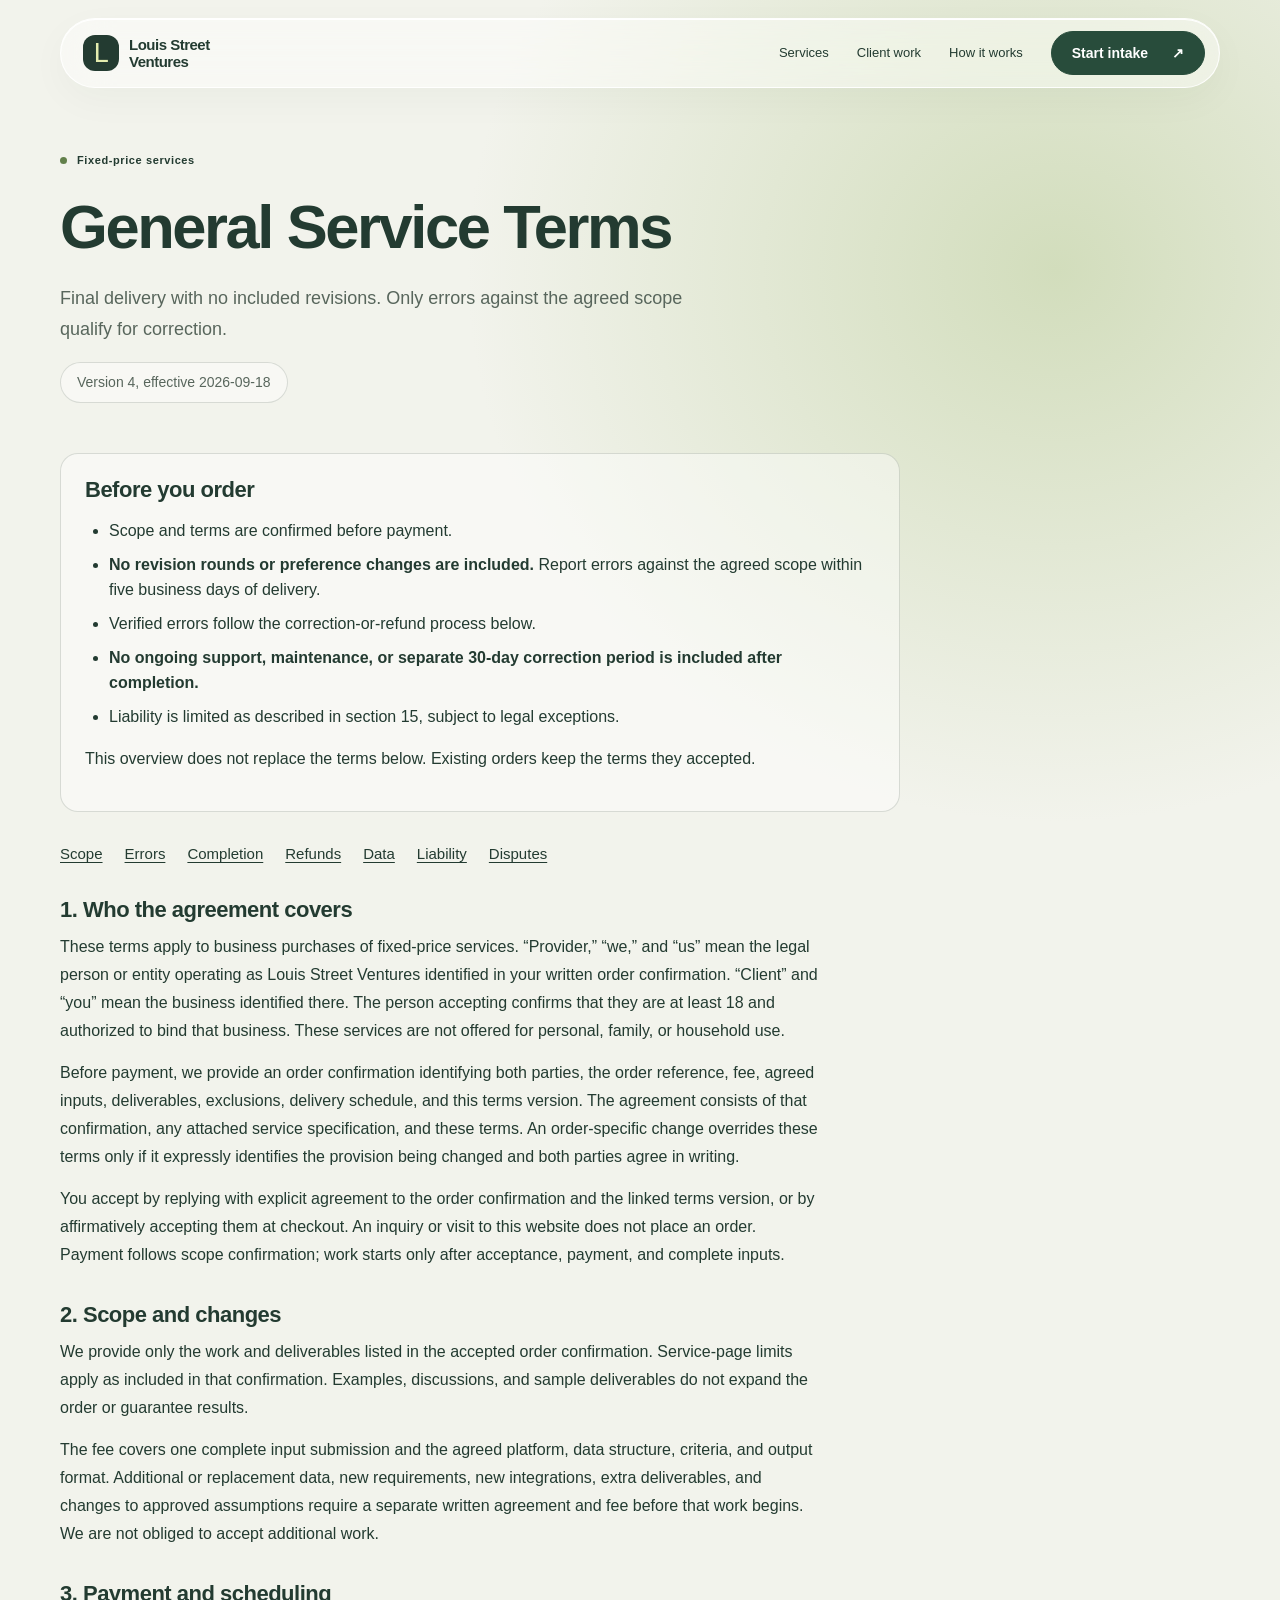
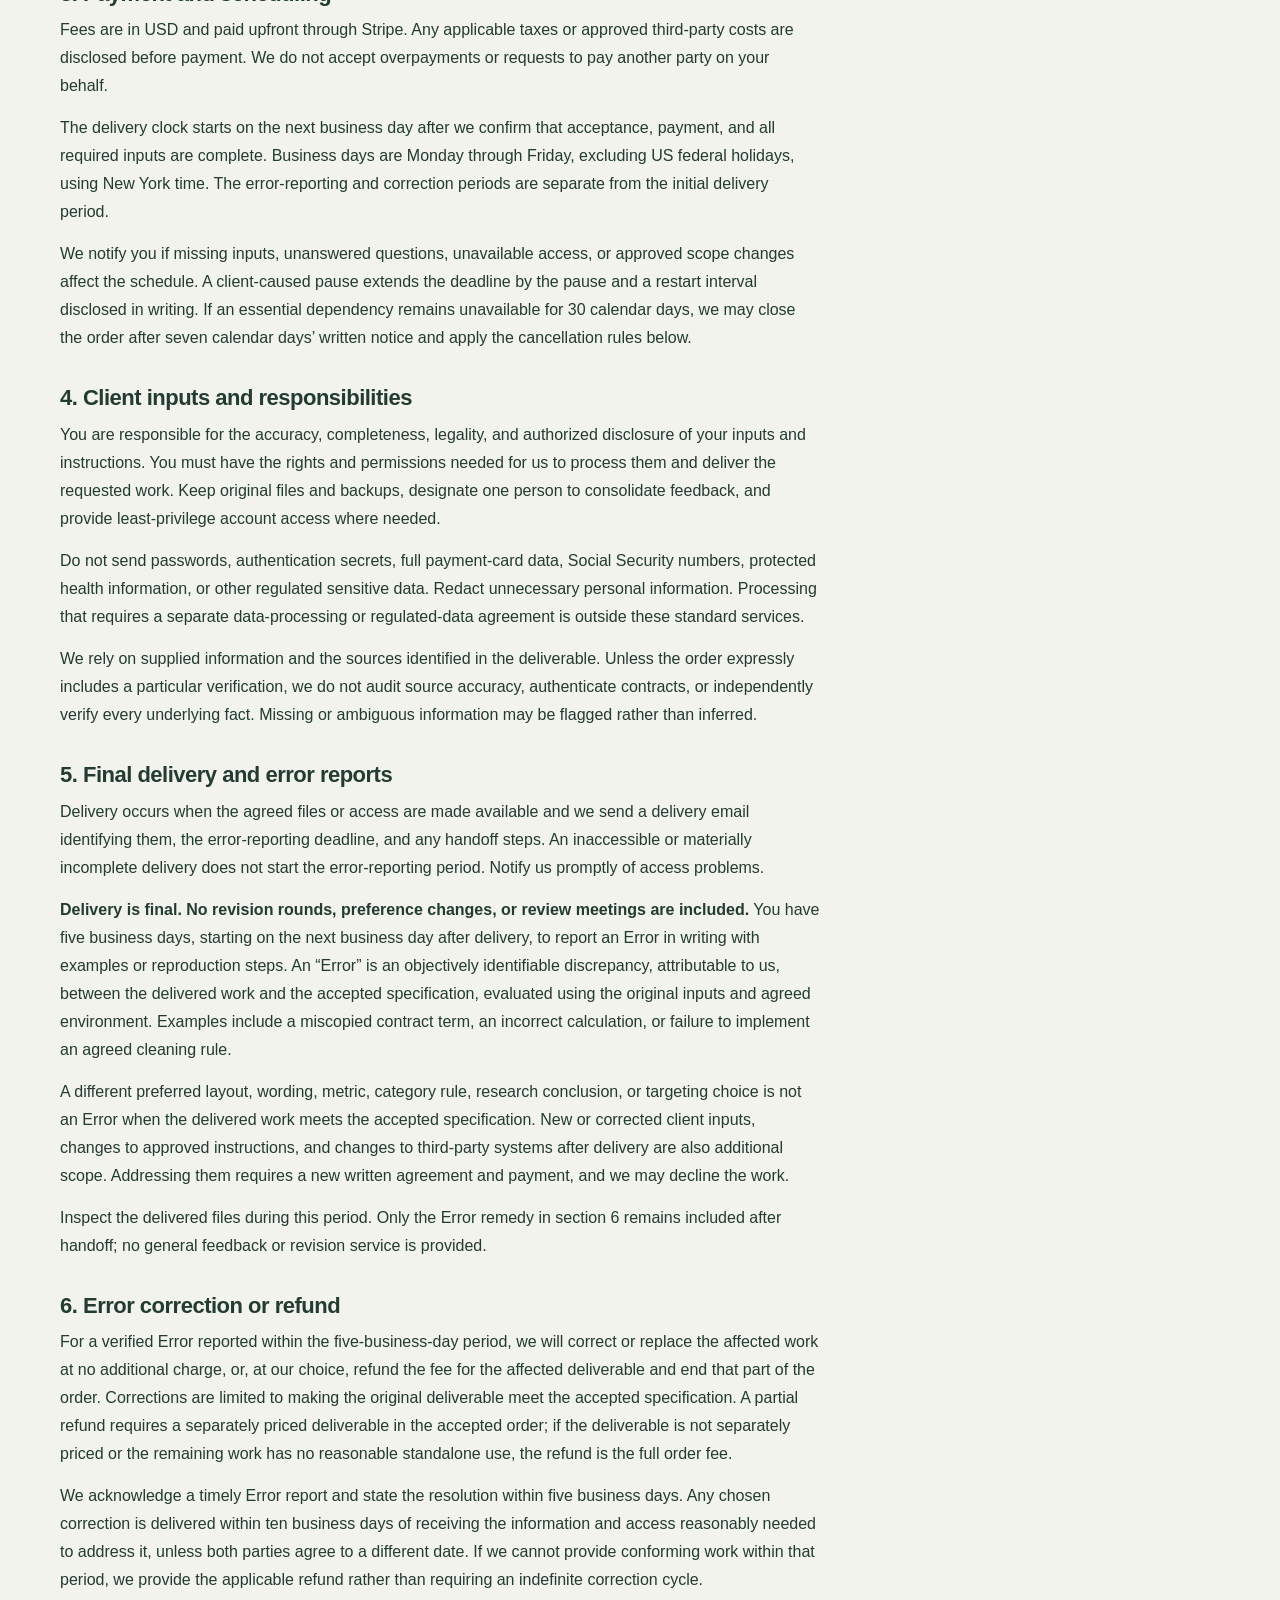
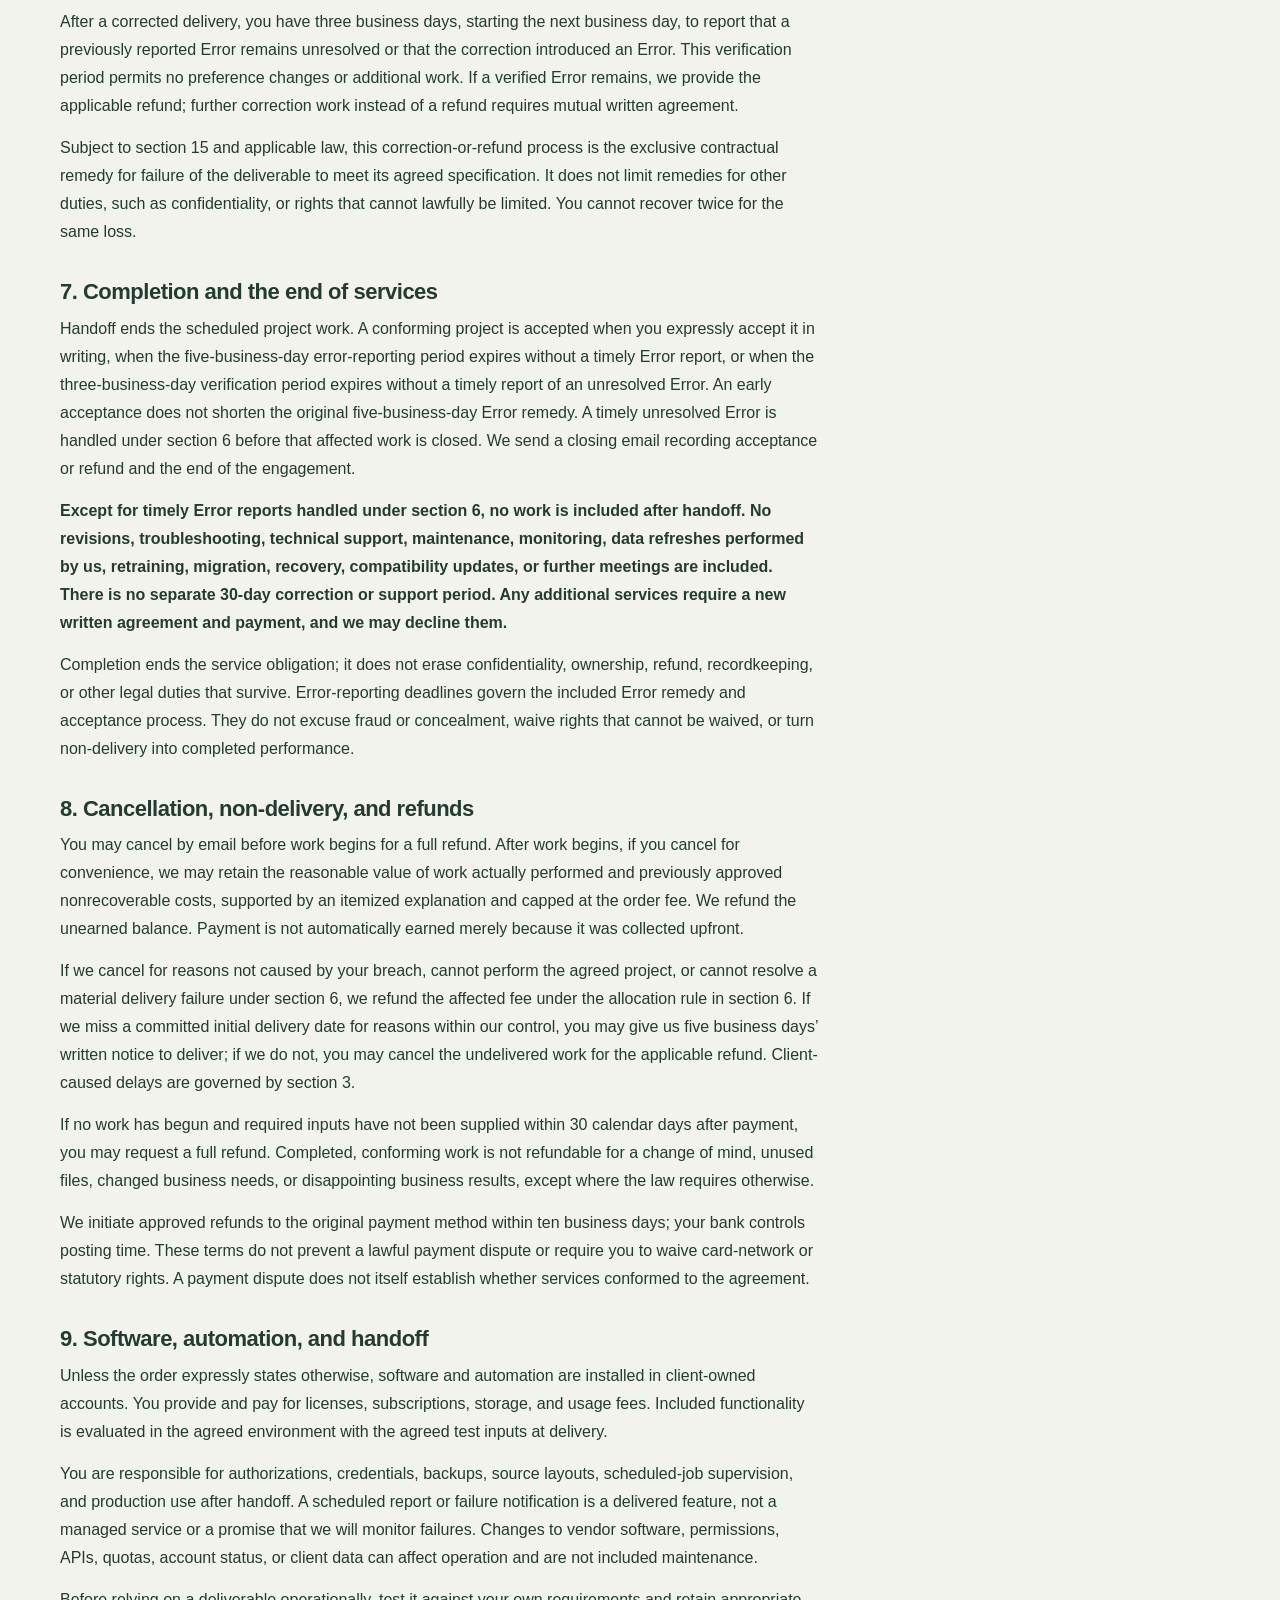
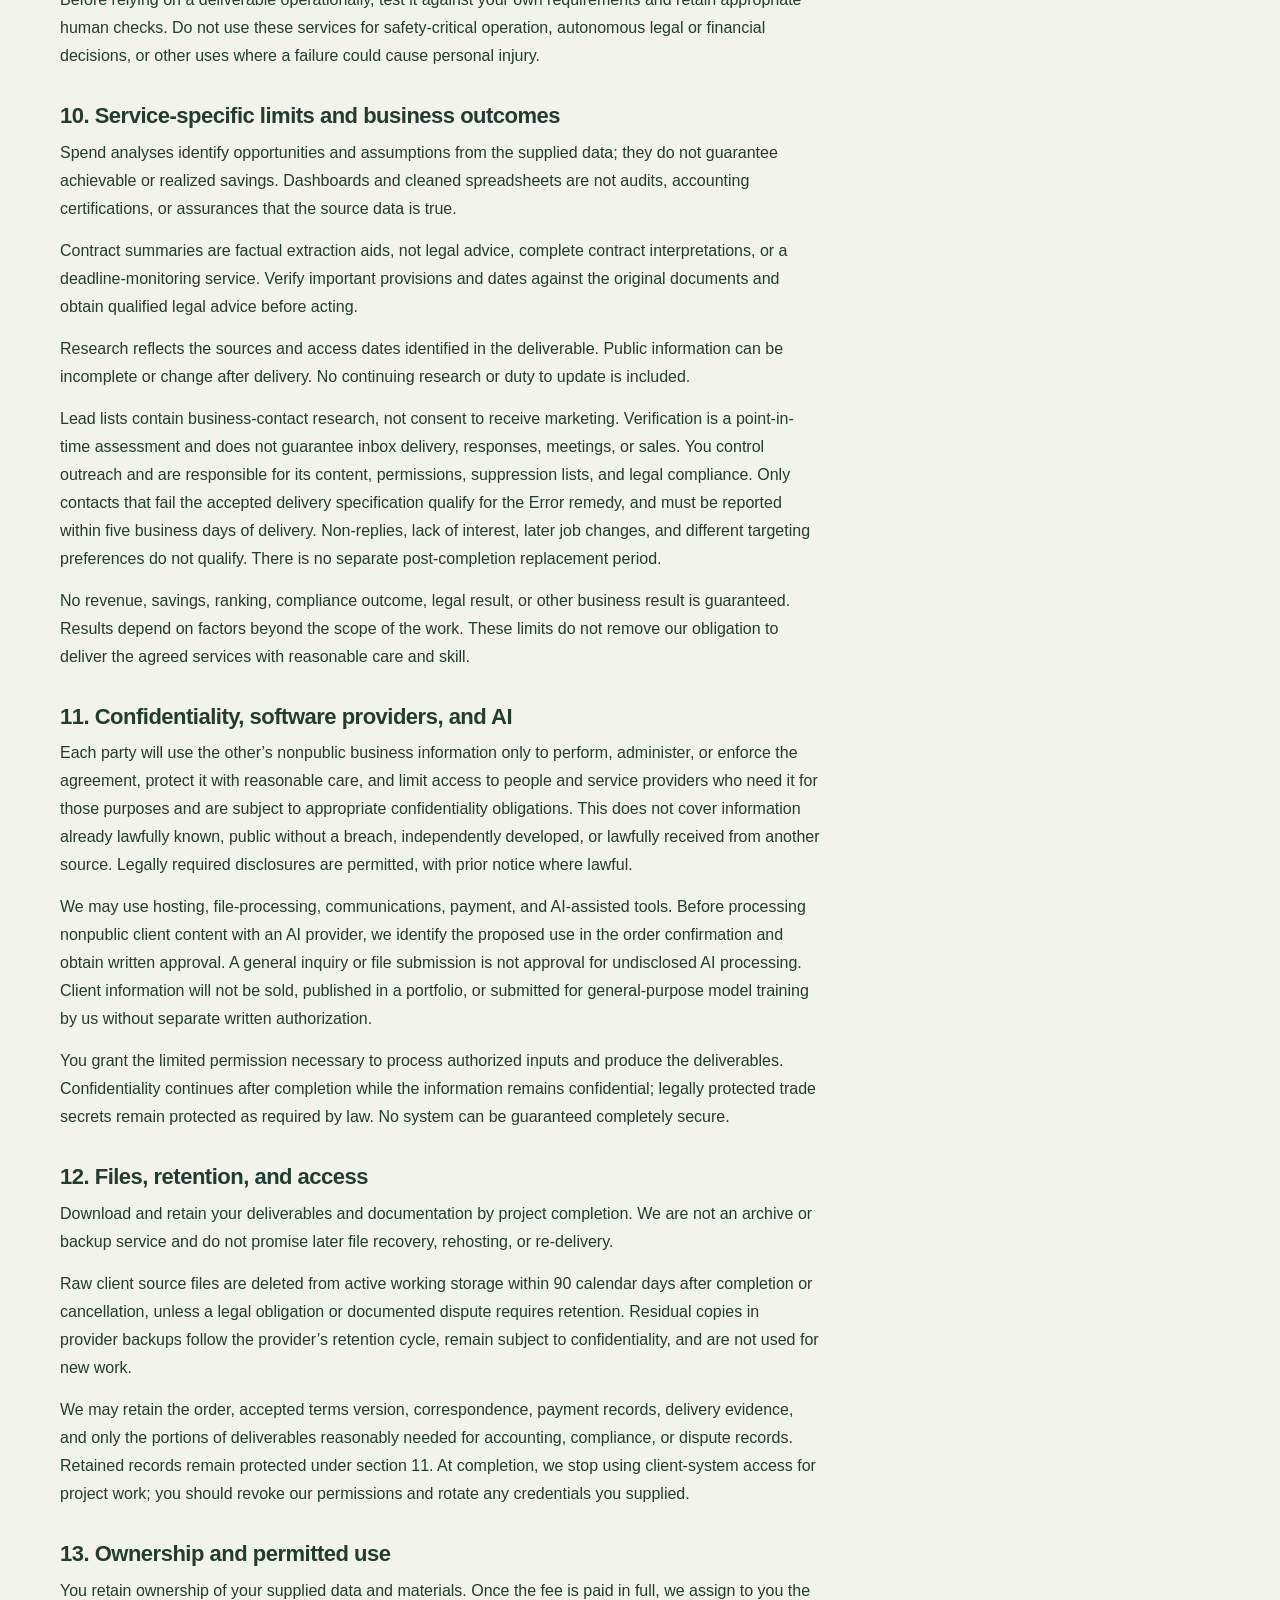
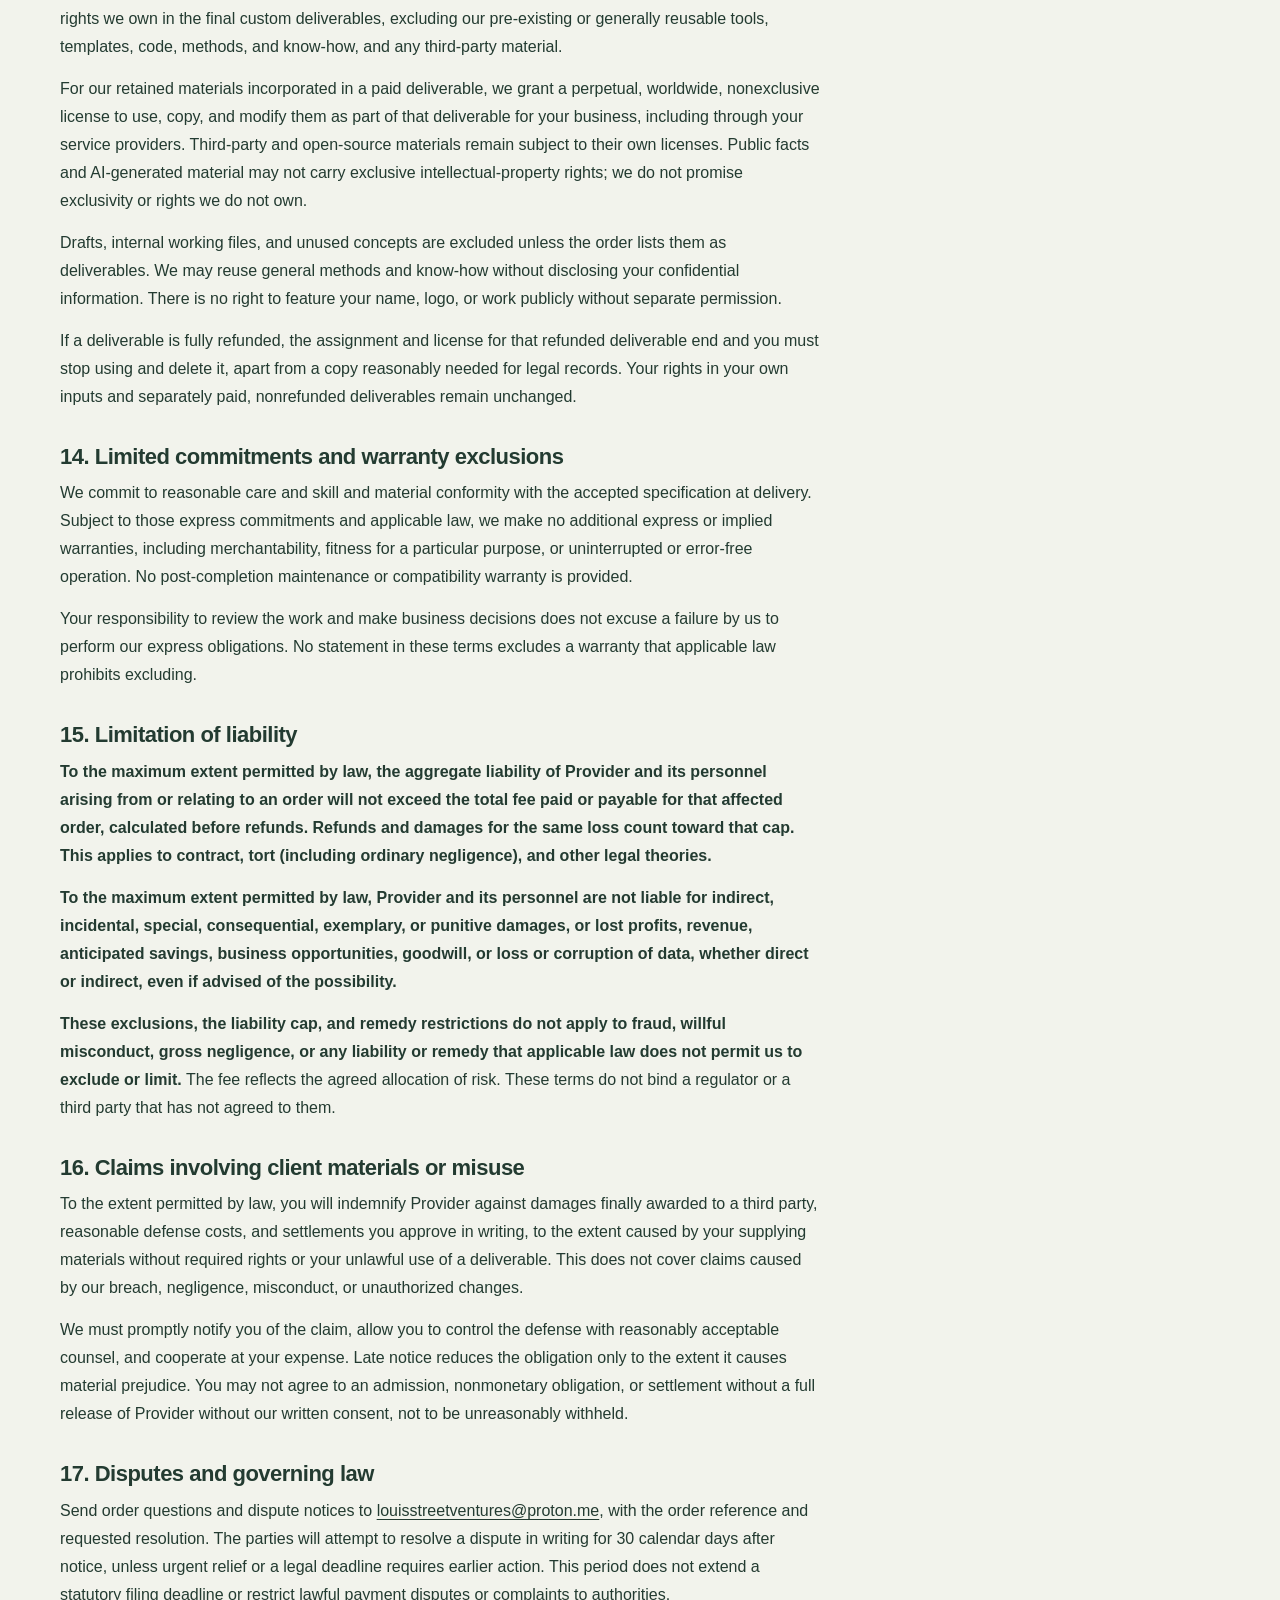
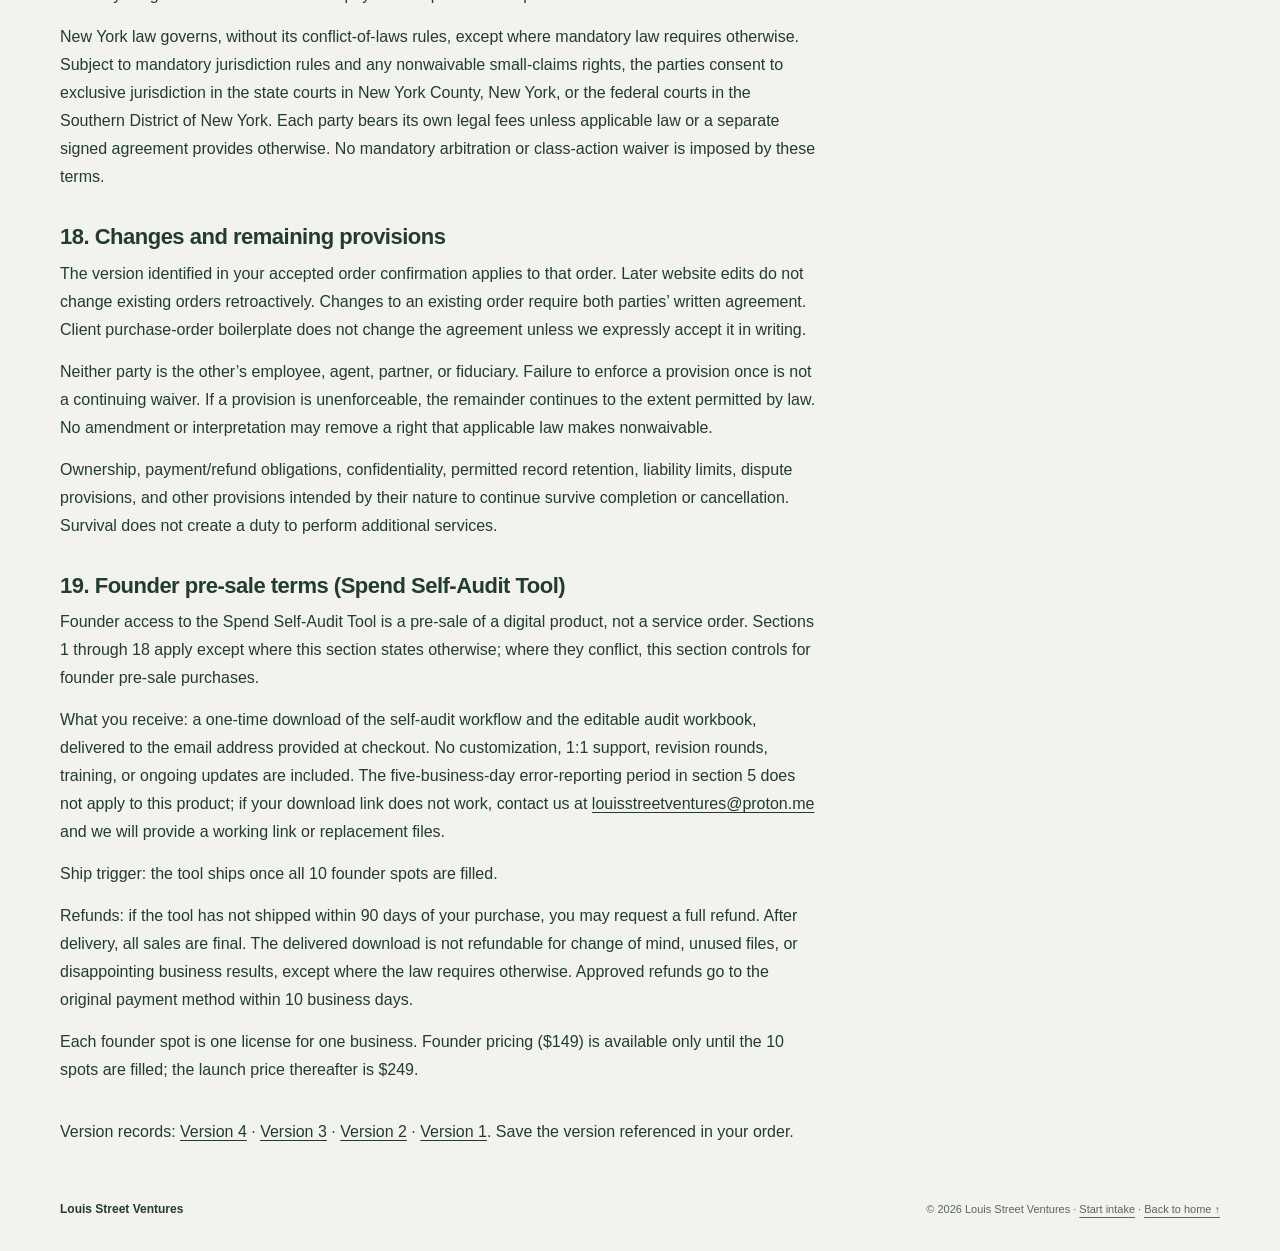
<file: service-terms.html>
<!DOCTYPE html>
<html lang="en">
<head>
<meta charset="utf-8">
<meta name="viewport" content="width=device-width, initial-scale=1">
<meta name="theme-color" content="#f2f3ec">
<title>General Service Terms | Louis Street Ventures</title>
<meta name="description" content="General Service Terms for Louis Street Ventures fixed-price services. Version 4, effective 2026-09-18. Defined review, completion, and support boundaries.">
<link rel="icon" href="data:image/svg+xml,%3Csvg xmlns='http://www.w3.org/2000/svg' viewBox='0 0 64 64'%3E%3Crect width='64' height='64' rx='18' fill='%23253e33'/%3E%3Cpath d='M20 17v30h25' fill='none' stroke='%23eff2ca' stroke-width='7'/%3E%3C/svg%3E">
<link rel="stylesheet" href="/site.css?v=3">
<style>
.page-hero{padding:64px 0 8px;max-width:840px}
.lede{color:var(--muted);font-size:18px;line-height:1.7;max-width:660px;margin:20px 0 0}
.version{display:inline-block;margin-top:18px;font-size:13px;color:var(--muted);border:1px solid var(--line);border-radius:100px;padding:8px 16px;background:#ffffff70}
.terms{max-width:840px;padding:26px 0 40px}
.terms section{margin:0 0 34px;max-width:760px;padding:0;scroll-margin-top:120px}
.terms h2{font-size:22px;letter-spacing:-.5px;margin:0 0 10px}
.terms p{font-size:16px;line-height:1.75;margin:0 0 14px}.terms ul{padding-left:24px}.terms li{margin:8px 0}.terms a{overflow-wrap:anywhere;text-underline-offset:3px}.terms-overview{padding:24px;border:1px solid var(--line);border-radius:18px;background:#ffffff70;margin-bottom:30px}.terms-overview h2{margin-top:0}.terms-nav{display:flex;gap:12px 22px;flex-wrap:wrap;margin:0 0 32px;font-size:15px}.version{font-size:14px}
@media(max-width:680px){.page-hero{padding:44px 0 6px}}
</style>
</head>
<body>
<a class="skip" href="#main">Skip to content</a>
<header class="nav-shell wrap"><nav class="nav glass" aria-label="Main navigation"><a class="brand" href="/" aria-label="Louis Street Ventures home"><span class="mark" aria-hidden="true">L</span><span>Louis Street<br>Ventures</span></a><div class="nav-links"><a href="/#services">Services</a><a href="/#testimonials">Client work</a><a href="/#process">How it works</a><a class="button" href="/intake.html">Start intake <span aria-hidden="true">↗</span></a></div><details class="mobile-menu"><summary>Menu</summary><div class="mobile-links"><a href="/#services">Services</a><a href="/#testimonials">Client work</a><a href="/#process">How it works</a><a href="/intake.html">Start intake</a></div></details></nav></header>
<main id="main" class="wrap">
<div class="page-hero">
<div class="eyebrow"><span class="dot"></span> Fixed-price services</div>
<h1>General Service Terms</h1>
<p class="lede">Final delivery with no included revisions. Only errors against the agreed scope qualify for correction.</p>
<p><span class="version">Version 4, effective 2026-09-18</span></p>
</div>
<div class="terms">
<aside class="terms-overview" aria-labelledby="overview-heading">
<h2 id="overview-heading">Before you order</h2>
<ul><li>Scope and terms are confirmed before payment.</li><li><strong>No revision rounds or preference changes are included.</strong> Report errors against the agreed scope within five business days of delivery.</li><li>Verified errors follow the correction-or-refund process below.</li><li><strong>No ongoing support, maintenance, or separate 30-day correction period is included after completion.</strong></li><li>Liability is limited as described in section 15, subject to legal exceptions.</li></ul>
<p>This overview does not replace the terms below. Existing orders keep the terms they accepted.</p>
</aside>
<nav class="terms-nav" aria-label="Jump to service terms"><a href="#scope">Scope</a><a href="#delivery">Errors</a><a href="#completion">Completion</a><a href="#cancellation">Refunds</a><a href="#confidentiality">Data</a><a href="#liability">Liability</a><a href="#disputes">Disputes</a></nav>
<section id="agreement">
<h2>1. Who the agreement covers</h2>
<p>These terms apply to business purchases of fixed-price services. “Provider,” “we,” and “us” mean the legal person or entity operating as Louis Street Ventures identified in your written order confirmation. “Client” and “you” mean the business identified there. The person accepting confirms that they are at least 18 and authorized to bind that business. These services are not offered for personal, family, or household use.</p>
<p>Before payment, we provide an order confirmation identifying both parties, the order reference, fee, agreed inputs, deliverables, exclusions, delivery schedule, and this terms version. The agreement consists of that confirmation, any attached service specification, and these terms. An order-specific change overrides these terms only if it expressly identifies the provision being changed and both parties agree in writing.</p>
<p>You accept by replying with explicit agreement to the order confirmation and the linked terms version, or by affirmatively accepting them at checkout. An inquiry or visit to this website does not place an order. Payment follows scope confirmation; work starts only after acceptance, payment, and complete inputs.</p>
</section>
<section id="scope">
<h2>2. Scope and changes</h2>
<p>We provide only the work and deliverables listed in the accepted order confirmation. Service-page limits apply as included in that confirmation. Examples, discussions, and sample deliverables do not expand the order or guarantee results.</p>
<p>The fee covers one complete input submission and the agreed platform, data structure, criteria, and output format. Additional or replacement data, new requirements, new integrations, extra deliverables, and changes to approved assumptions require a separate written agreement and fee before that work begins. We are not obliged to accept additional work.</p>
</section>
<section id="payment">
<h2>3. Payment and scheduling</h2>
<p>Fees are in USD and paid upfront through Stripe. Any applicable taxes or approved third-party costs are disclosed before payment. We do not accept overpayments or requests to pay another party on your behalf.</p>
<p>The delivery clock starts on the next business day after we confirm that acceptance, payment, and all required inputs are complete. Business days are Monday through Friday, excluding US federal holidays, using New York time. The error-reporting and correction periods are separate from the initial delivery period.</p>
<p>We notify you if missing inputs, unanswered questions, unavailable access, or approved scope changes affect the schedule. A client-caused pause extends the deadline by the pause and a restart interval disclosed in writing. If an essential dependency remains unavailable for 30 calendar days, we may close the order after seven calendar days’ written notice and apply the cancellation rules below.</p>
</section>
<section id="client">
<h2>4. Client inputs and responsibilities</h2>
<p>You are responsible for the accuracy, completeness, legality, and authorized disclosure of your inputs and instructions. You must have the rights and permissions needed for us to process them and deliver the requested work. Keep original files and backups, designate one person to consolidate feedback, and provide least-privilege account access where needed.</p>
<p>Do not send passwords, authentication secrets, full payment-card data, Social Security numbers, protected health information, or other regulated sensitive data. Redact unnecessary personal information. Processing that requires a separate data-processing or regulated-data agreement is outside these standard services.</p>
<p>We rely on supplied information and the sources identified in the deliverable. Unless the order expressly includes a particular verification, we do not audit source accuracy, authenticate contracts, or independently verify every underlying fact. Missing or ambiguous information may be flagged rather than inferred.</p>
</section>
<section id="delivery">
<h2>5. Final delivery and error reports</h2>
<p>Delivery occurs when the agreed files or access are made available and we send a delivery email identifying them, the error-reporting deadline, and any handoff steps. An inaccessible or materially incomplete delivery does not start the error-reporting period. Notify us promptly of access problems.</p>
<p><strong>Delivery is final. No revision rounds, preference changes, or review meetings are included.</strong> You have five business days, starting on the next business day after delivery, to report an Error in writing with examples or reproduction steps. An &ldquo;Error&rdquo; is an objectively identifiable discrepancy, attributable to us, between the delivered work and the accepted specification, evaluated using the original inputs and agreed environment. Examples include a miscopied contract term, an incorrect calculation, or failure to implement an agreed cleaning rule.</p>
<p>A different preferred layout, wording, metric, category rule, research conclusion, or targeting choice is not an Error when the delivered work meets the accepted specification. New or corrected client inputs, changes to approved instructions, and changes to third-party systems after delivery are also additional scope. Addressing them requires a new written agreement and payment, and we may decline the work.</p>
<p>Inspect the delivered files during this period. Only the Error remedy in section 6 remains included after handoff; no general feedback or revision service is provided.</p>
</section>
<section id="remedy">
<h2>6. Error correction or refund</h2>
<p>For a verified Error reported within the five-business-day period, we will correct or replace the affected work at no additional charge, or, at our choice, refund the fee for the affected deliverable and end that part of the order. Corrections are limited to making the original deliverable meet the accepted specification. A partial refund requires a separately priced deliverable in the accepted order; if the deliverable is not separately priced or the remaining work has no reasonable standalone use, the refund is the full order fee.</p>
<p>We acknowledge a timely Error report and state the resolution within five business days. Any chosen correction is delivered within ten business days of receiving the information and access reasonably needed to address it, unless both parties agree to a different date. If we cannot provide conforming work within that period, we provide the applicable refund rather than requiring an indefinite correction cycle.</p>
<p>After a corrected delivery, you have three business days, starting the next business day, to report that a previously reported Error remains unresolved or that the correction introduced an Error. This verification period permits no preference changes or additional work. If a verified Error remains, we provide the applicable refund; further correction work instead of a refund requires mutual written agreement.</p>
<p>Subject to section 15 and applicable law, this correction-or-refund process is the exclusive contractual remedy for failure of the deliverable to meet its agreed specification. It does not limit remedies for other duties, such as confidentiality, or rights that cannot lawfully be limited. You cannot recover twice for the same loss.</p>
</section>
<section id="completion">
<h2>7. Completion and the end of services</h2>
<p>Handoff ends the scheduled project work. A conforming project is accepted when you expressly accept it in writing, when the five-business-day error-reporting period expires without a timely Error report, or when the three-business-day verification period expires without a timely report of an unresolved Error. An early acceptance does not shorten the original five-business-day Error remedy. A timely unresolved Error is handled under section 6 before that affected work is closed. We send a closing email recording acceptance or refund and the end of the engagement.</p>
<p><strong>Except for timely Error reports handled under section 6, no work is included after handoff. No revisions, troubleshooting, technical support, maintenance, monitoring, data refreshes performed by us, retraining, migration, recovery, compatibility updates, or further meetings are included. There is no separate 30-day correction or support period. Any additional services require a new written agreement and payment, and we may decline them.</strong></p>
<p>Completion ends the service obligation; it does not erase confidentiality, ownership, refund, recordkeeping, or other legal duties that survive. Error-reporting deadlines govern the included Error remedy and acceptance process. They do not excuse fraud or concealment, waive rights that cannot be waived, or turn non-delivery into completed performance.</p>
</section>
<section id="cancellation">
<h2>8. Cancellation, non-delivery, and refunds</h2>
<p>You may cancel by email before work begins for a full refund. After work begins, if you cancel for convenience, we may retain the reasonable value of work actually performed and previously approved nonrecoverable costs, supported by an itemized explanation and capped at the order fee. We refund the unearned balance. Payment is not automatically earned merely because it was collected upfront.</p>
<p>If we cancel for reasons not caused by your breach, cannot perform the agreed project, or cannot resolve a material delivery failure under section 6, we refund the affected fee under the allocation rule in section 6. If we miss a committed initial delivery date for reasons within our control, you may give us five business days’ written notice to deliver; if we do not, you may cancel the undelivered work for the applicable refund. Client-caused delays are governed by section 3.</p>
<p>If no work has begun and required inputs have not been supplied within 30 calendar days after payment, you may request a full refund. Completed, conforming work is not refundable for a change of mind, unused files, changed business needs, or disappointing business results, except where the law requires otherwise.</p>
<p>We initiate approved refunds to the original payment method within ten business days; your bank controls posting time. These terms do not prevent a lawful payment dispute or require you to waive card-network or statutory rights. A payment dispute does not itself establish whether services conformed to the agreement.</p>
</section>
<section id="automation">
<h2>9. Software, automation, and handoff</h2>
<p>Unless the order expressly states otherwise, software and automation are installed in client-owned accounts. You provide and pay for licenses, subscriptions, storage, and usage fees. Included functionality is evaluated in the agreed environment with the agreed test inputs at delivery.</p>
<p>You are responsible for authorizations, credentials, backups, source layouts, scheduled-job supervision, and production use after handoff. A scheduled report or failure notification is a delivered feature, not a managed service or a promise that we will monitor failures. Changes to vendor software, permissions, APIs, quotas, account status, or client data can affect operation and are not included maintenance.</p>
<p>Before relying on a deliverable operationally, test it against your own requirements and retain appropriate human checks. Do not use these services for safety-critical operation, autonomous legal or financial decisions, or other uses where a failure could cause personal injury.</p>
</section>
<section id="reliance">
<h2>10. Service-specific limits and business outcomes</h2>
<p>Spend analyses identify opportunities and assumptions from the supplied data; they do not guarantee achievable or realized savings. Dashboards and cleaned spreadsheets are not audits, accounting certifications, or assurances that the source data is true.</p>
<p>Contract summaries are factual extraction aids, not legal advice, complete contract interpretations, or a deadline-monitoring service. Verify important provisions and dates against the original documents and obtain qualified legal advice before acting.</p>
<p>Research reflects the sources and access dates identified in the deliverable. Public information can be incomplete or change after delivery. No continuing research or duty to update is included.</p>
<p>Lead lists contain business-contact research, not consent to receive marketing. Verification is a point-in-time assessment and does not guarantee inbox delivery, responses, meetings, or sales. You control outreach and are responsible for its content, permissions, suppression lists, and legal compliance. Only contacts that fail the accepted delivery specification qualify for the Error remedy, and must be reported within five business days of delivery. Non-replies, lack of interest, later job changes, and different targeting preferences do not qualify. There is no separate post-completion replacement period.</p>
<p>No revenue, savings, ranking, compliance outcome, legal result, or other business result is guaranteed. Results depend on factors beyond the scope of the work. These limits do not remove our obligation to deliver the agreed services with reasonable care and skill.</p>
</section>
<section id="confidentiality">
<h2>11. Confidentiality, software providers, and AI</h2>
<p>Each party will use the other’s nonpublic business information only to perform, administer, or enforce the agreement, protect it with reasonable care, and limit access to people and service providers who need it for those purposes and are subject to appropriate confidentiality obligations. This does not cover information already lawfully known, public without a breach, independently developed, or lawfully received from another source. Legally required disclosures are permitted, with prior notice where lawful.</p>
<p>We may use hosting, file-processing, communications, payment, and AI-assisted tools. Before processing nonpublic client content with an AI provider, we identify the proposed use in the order confirmation and obtain written approval. A general inquiry or file submission is not approval for undisclosed AI processing. Client information will not be sold, published in a portfolio, or submitted for general-purpose model training by us without separate written authorization.</p>
<p>You grant the limited permission necessary to process authorized inputs and produce the deliverables. Confidentiality continues after completion while the information remains confidential; legally protected trade secrets remain protected as required by law. No system can be guaranteed completely secure.</p>
</section>
<section id="records">
<h2>12. Files, retention, and access</h2>
<p>Download and retain your deliverables and documentation by project completion. We are not an archive or backup service and do not promise later file recovery, rehosting, or re-delivery.</p>
<p>Raw client source files are deleted from active working storage within 90 calendar days after completion or cancellation, unless a legal obligation or documented dispute requires retention. Residual copies in provider backups follow the provider’s retention cycle, remain subject to confidentiality, and are not used for new work.</p>
<p>We may retain the order, accepted terms version, correspondence, payment records, delivery evidence, and only the portions of deliverables reasonably needed for accounting, compliance, or dispute records. Retained records remain protected under section 11. At completion, we stop using client-system access for project work; you should revoke our permissions and rotate any credentials you supplied.</p>
</section>
<section id="ownership">
<h2>13. Ownership and permitted use</h2>
<p>You retain ownership of your supplied data and materials. Once the fee is paid in full, we assign to you the rights we own in the final custom deliverables, excluding our pre-existing or generally reusable tools, templates, code, methods, and know-how, and any third-party material.</p>
<p>For our retained materials incorporated in a paid deliverable, we grant a perpetual, worldwide, nonexclusive license to use, copy, and modify them as part of that deliverable for your business, including through your service providers. Third-party and open-source materials remain subject to their own licenses. Public facts and AI-generated material may not carry exclusive intellectual-property rights; we do not promise exclusivity or rights we do not own.</p>
<p>Drafts, internal working files, and unused concepts are excluded unless the order lists them as deliverables. We may reuse general methods and know-how without disclosing your confidential information. There is no right to feature your name, logo, or work publicly without separate permission.</p>
<p>If a deliverable is fully refunded, the assignment and license for that refunded deliverable end and you must stop using and delete it, apart from a copy reasonably needed for legal records. Your rights in your own inputs and separately paid, nonrefunded deliverables remain unchanged.</p>
</section>
<section id="warranty">
<h2>14. Limited commitments and warranty exclusions</h2>
<p>We commit to reasonable care and skill and material conformity with the accepted specification at delivery. Subject to those express commitments and applicable law, we make no additional express or implied warranties, including merchantability, fitness for a particular purpose, or uninterrupted or error-free operation. No post-completion maintenance or compatibility warranty is provided.</p>
<p>Your responsibility to review the work and make business decisions does not excuse a failure by us to perform our express obligations. No statement in these terms excludes a warranty that applicable law prohibits excluding.</p>
</section>
<section id="liability">
<h2>15. Limitation of liability</h2>
<p><strong>To the maximum extent permitted by law, the aggregate liability of Provider and its personnel arising from or relating to an order will not exceed the total fee paid or payable for that affected order, calculated before refunds. Refunds and damages for the same loss count toward that cap. This applies to contract, tort (including ordinary negligence), and other legal theories.</strong></p>
<p><strong>To the maximum extent permitted by law, Provider and its personnel are not liable for indirect, incidental, special, consequential, exemplary, or punitive damages, or lost profits, revenue, anticipated savings, business opportunities, goodwill, or loss or corruption of data, whether direct or indirect, even if advised of the possibility.</strong></p>
<p><strong>These exclusions, the liability cap, and remedy restrictions do not apply to fraud, willful misconduct, gross negligence, or any liability or remedy that applicable law does not permit us to exclude or limit.</strong> The fee reflects the agreed allocation of risk. These terms do not bind a regulator or a third party that has not agreed to them.</p>
</section>
<section id="third-party">
<h2>16. Claims involving client materials or misuse</h2>
<p>To the extent permitted by law, you will indemnify Provider against damages finally awarded to a third party, reasonable defense costs, and settlements you approve in writing, to the extent caused by your supplying materials without required rights or your unlawful use of a deliverable. This does not cover claims caused by our breach, negligence, misconduct, or unauthorized changes.</p>
<p>We must promptly notify you of the claim, allow you to control the defense with reasonably acceptable counsel, and cooperate at your expense. Late notice reduces the obligation only to the extent it causes material prejudice. You may not agree to an admission, nonmonetary obligation, or settlement without a full release of Provider without our written consent, not to be unreasonably withheld.</p>
</section>
<section id="disputes">
<h2>17. Disputes and governing law</h2>
<p>Send order questions and dispute notices to <a href="mailto:louisstreetventures@proton.me">louisstreetventures@proton.me</a>, with the order reference and requested resolution. The parties will attempt to resolve a dispute in writing for 30 calendar days after notice, unless urgent relief or a legal deadline requires earlier action. This period does not extend a statutory filing deadline or restrict lawful payment disputes or complaints to authorities.</p>
<p>New York law governs, without its conflict-of-laws rules, except where mandatory law requires otherwise. Subject to mandatory jurisdiction rules and any nonwaivable small-claims rights, the parties consent to exclusive jurisdiction in the state courts in New York County, New York, or the federal courts in the Southern District of New York. Each party bears its own legal fees unless applicable law or a separate signed agreement provides otherwise. No mandatory arbitration or class-action waiver is imposed by these terms.</p>
</section>
<section id="version">
<h2>18. Changes and remaining provisions</h2>
<p>The version identified in your accepted order confirmation applies to that order. Later website edits do not change existing orders retroactively. Changes to an existing order require both parties’ written agreement. Client purchase-order boilerplate does not change the agreement unless we expressly accept it in writing.</p>
<p>Neither party is the other’s employee, agent, partner, or fiduciary. Failure to enforce a provision once is not a continuing waiver. If a provision is unenforceable, the remainder continues to the extent permitted by law. No amendment or interpretation may remove a right that applicable law makes nonwaivable.</p>
<p>Ownership, payment/refund obligations, confidentiality, permitted record retention, liability limits, dispute provisions, and other provisions intended by their nature to continue survive completion or cancellation. Survival does not create a duty to perform additional services.</p>
</section>
<section id="presale">
<h2>19. Founder pre-sale terms (Spend Self-Audit Tool)</h2>
<p>Founder access to the Spend Self-Audit Tool is a pre-sale of a digital product, not a service order. Sections 1 through 18 apply except where this section states otherwise; where they conflict, this section controls for founder pre-sale purchases.</p>
<p>What you receive: a one-time download of the self-audit workflow and the editable audit workbook, delivered to the email address provided at checkout. No customization, 1:1 support, revision rounds, training, or ongoing updates are included. The five-business-day error-reporting period in section 5 does not apply to this product; if your download link does not work, contact us at <a href="mailto:louisstreetventures@proton.me">louisstreetventures@proton.me</a> and we will provide a working link or replacement files.</p>
<p>Ship trigger: the tool ships once all 10 founder spots are filled.</p>
<p>Refunds: if the tool has not shipped within 90 days of your purchase, you may request a full refund. After delivery, all sales are final. The delivered download is not refundable for change of mind, unused files, or disappointing business results, except where the law requires otherwise. Approved refunds go to the original payment method within 10 business days.</p>
<p>Each founder spot is one license for one business. Founder pricing ($149) is available only until the 10 spots are filled; the launch price thereafter is $249.</p>
</section>
<p>Version records: <a href="/terms/2026-09-18-v4.html">Version 4</a> · <a href="/terms/2026-09-17-v3.html">Version 3</a> · <a href="/terms/2026-09-17-v2.html">Version 2</a> · <a href="/terms/2026-09-17-v1.html">Version 1</a>. Save the version referenced in your order.</p>
</div>
</main>
<footer class="wrap footer"><span class="footer-brand">Louis Street Ventures</span><span>© 2026 Louis Street Ventures · <a href="/intake.html">Start intake</a> · <a href="/">Back to home ↑</a></span></footer>
</body>
</html>
</file>
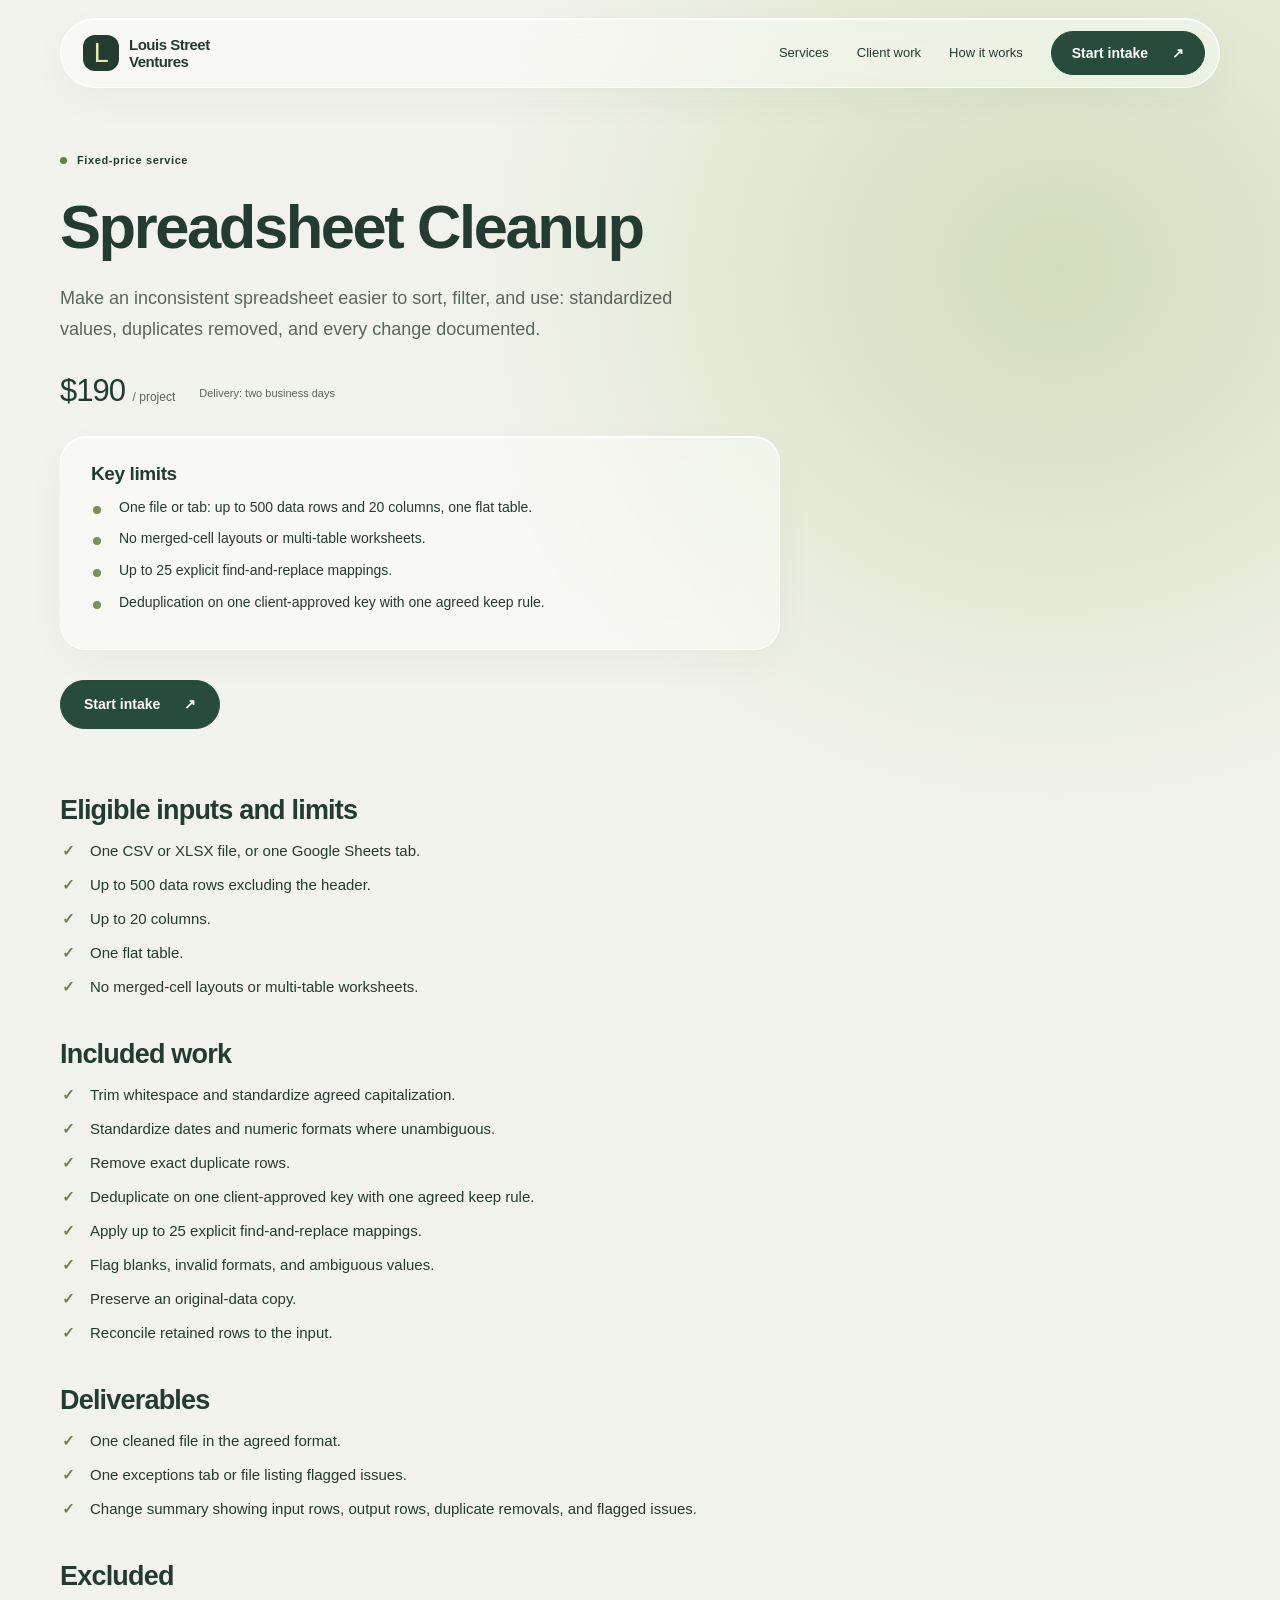
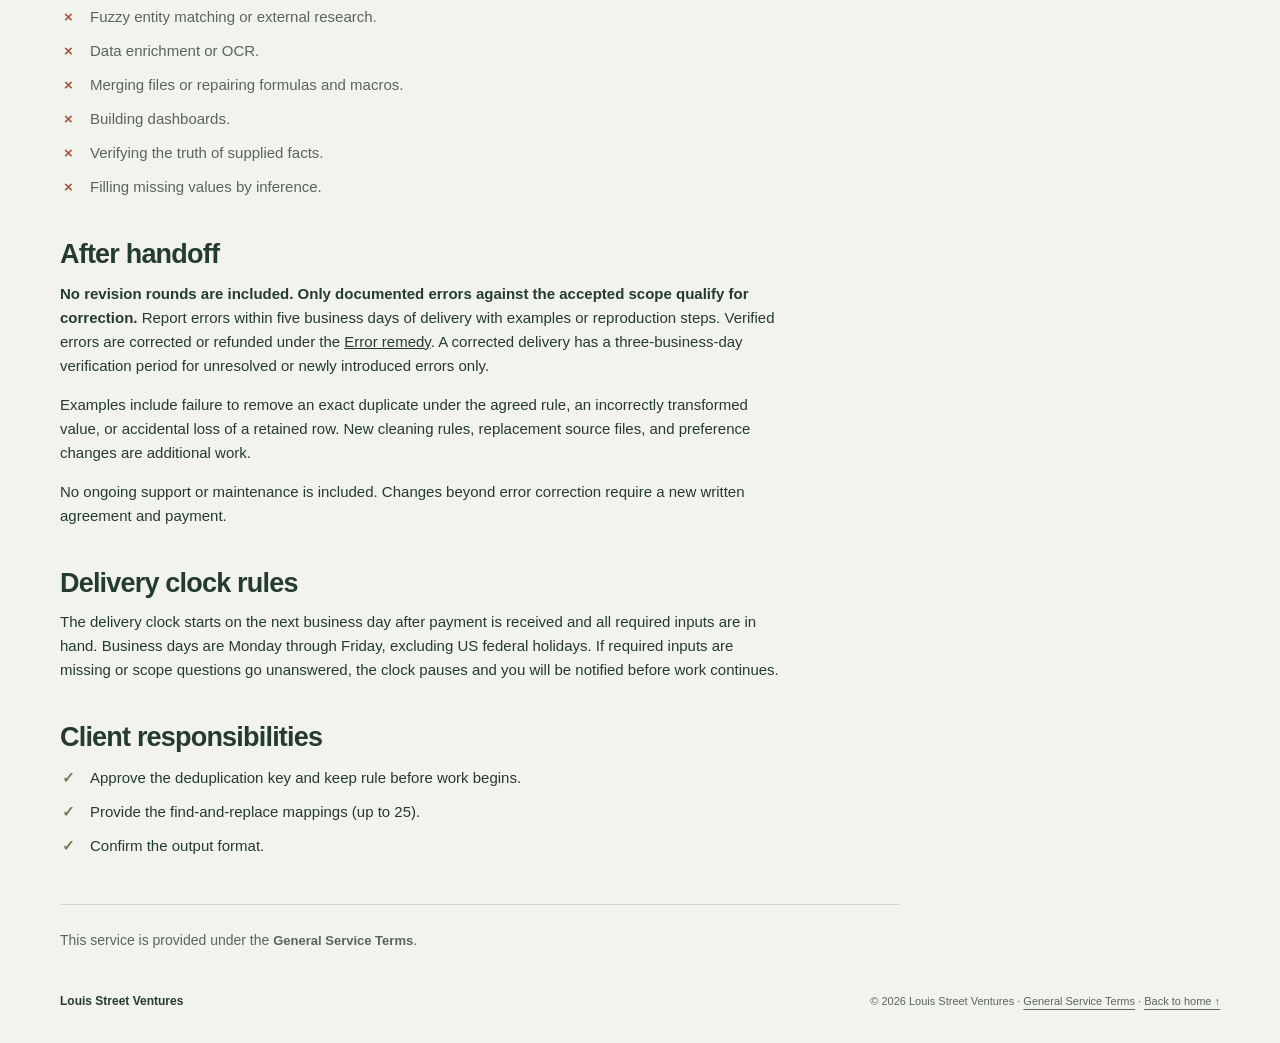
<file: services/cleanup.html>
<!DOCTYPE html>
<html lang="en">
<head>
<meta charset="utf-8">
<meta name="viewport" content="width=device-width, initial-scale=1">
<meta name="theme-color" content="#f2f3ec">
<title>Spreadsheet Cleanup | Louis Street Ventures</title>
<meta name="description" content="Spreadsheet Cleanup: standardize values, remove duplicates, and document every change. $190, two business days.">
<link rel="icon" href="data:image/svg+xml,%3Csvg xmlns='http://www.w3.org/2000/svg' viewBox='0 0 64 64'%3E%3Crect width='64' height='64' rx='18' fill='%23253e33'/%3E%3Cpath d='M20 17v30h25' fill='none' stroke='%23eff2ca' stroke-width='7'/%3E%3C/svg%3E">
<link rel="stylesheet" href="/site.css?v=3">
<style>
.page-hero{padding:64px 0 8px;max-width:840px}
.lede{color:var(--muted);font-size:18px;line-height:1.7;max-width:660px;margin:20px 0 0}
.price-row{display:flex;align-items:center;gap:24px;flex-wrap:wrap;margin:30px 0 4px}
.limits{border-radius:26px;padding:26px 30px;margin:28px 0 30px;max-width:720px}
.limits h2{font-size:19px;letter-spacing:-.4px;margin:0 0 12px}
.limits ul{margin:0;padding:0;list-style:none;font-size:14px}
.limits li{margin:10px 0;padding-left:28px;position:relative;line-height:1.55}
.limits li:before{content:"";position:absolute;left:2px;top:9px;width:8px;height:8px;border-radius:50%;background:#7d8f57}
.scope{max-width:840px;padding:18px 0 40px}
.scope h2{font-size:27px;letter-spacing:-.8px;margin:40px 0 12px}
.scope p{font-size:15px;max-width:720px}
.check{list-style:none;margin:14px 0;padding:0}
.check li{margin:10px 0;padding-left:30px;position:relative;font-size:15px;max-width:720px;line-height:1.6}
.check li:before{content:"✓";position:absolute;left:2px;color:#6c8153;font-weight:700}
.cross{list-style:none;margin:14px 0;padding:0}
.cross li{margin:10px 0;padding-left:30px;position:relative;font-size:15px;max-width:720px;line-height:1.6;color:var(--muted)}
.cross li:before{content:"×";position:absolute;left:4px;color:#a4553f;font-weight:700}
.terms-link{margin-top:46px;padding-top:24px;border-top:1px solid var(--line);font-size:14px;color:var(--muted)}
@media(max-width:680px){.page-hero{padding:44px 0 6px}.limits{padding:22px}}
</style>
</head>
<body>
<a class="skip" href="#main">Skip to content</a>
<header class="nav-shell wrap"><nav class="nav glass" aria-label="Main navigation"><a class="brand" href="/" aria-label="Louis Street Ventures home"><span class="mark" aria-hidden="true">L</span><span>Louis Street<br>Ventures</span></a><div class="nav-links"><a href="/#services">Services</a><a href="/#testimonials">Client work</a><a href="/#process">How it works</a><a class="button" href="/intake.html">Start intake <span aria-hidden="true">↗</span></a></div><details class="mobile-menu"><summary>Menu</summary><div class="mobile-links"><a href="/#services">Services</a><a href="/#testimonials">Client work</a><a href="/#process">How it works</a><a href="/intake.html">Start intake</a></div></details></nav></header>
<main id="main" class="wrap">
<div class="page-hero">
<div class="eyebrow"><span class="dot"></span> Fixed-price service</div>
<h1>Spreadsheet Cleanup</h1>
<p class="lede">Make an inconsistent spreadsheet easier to sort, filter, and use: standardized values, duplicates removed, and every change documented.</p>
<div class="price-row"><div class="price">$190 <small>/ project</small></div><div class="delivery">Delivery: two business days</div></div>
<aside class="limits glass" aria-label="Key limits">
<h2>Key limits</h2>
<ul>
<li>One file or tab: up to 500 data rows and 20 columns, one flat table.</li>
<li>No merged-cell layouts or multi-table worksheets.</li>
<li>Up to 25 explicit find-and-replace mappings.</li>
<li>Deduplication on one client-approved key with one agreed keep rule.</li>
</ul>
</aside>
<div><a class="button" href="/intake.html?service=cleanup">Start intake <span aria-hidden="true">↗</span></a></div>
</div>
<div class="scope">
<h2>Eligible inputs and limits</h2>
<ul class="check">
<li>One CSV or XLSX file, or one Google Sheets tab.</li>
<li>Up to 500 data rows excluding the header.</li>
<li>Up to 20 columns.</li>
<li>One flat table.</li>
<li>No merged-cell layouts or multi-table worksheets.</li>
</ul>
<h2>Included work</h2>
<ul class="check">
<li>Trim whitespace and standardize agreed capitalization.</li>
<li>Standardize dates and numeric formats where unambiguous.</li>
<li>Remove exact duplicate rows.</li>
<li>Deduplicate on one client-approved key with one agreed keep rule.</li>
<li>Apply up to 25 explicit find-and-replace mappings.</li>
<li>Flag blanks, invalid formats, and ambiguous values.</li>
<li>Preserve an original-data copy.</li>
<li>Reconcile retained rows to the input.</li>
</ul>
<h2>Deliverables</h2>
<ul class="check">
<li>One cleaned file in the agreed format.</li>
<li>One exceptions tab or file listing flagged issues.</li>
<li>Change summary showing input rows, output rows, duplicate removals, and flagged issues.</li>
</ul>
<h2>Excluded</h2>
<ul class="cross">
<li>Fuzzy entity matching or external research.</li>
<li>Data enrichment or OCR.</li>
<li>Merging files or repairing formulas and macros.</li>
<li>Building dashboards.</li>
<li>Verifying the truth of supplied facts.</li>
<li>Filling missing values by inference.</li>
</ul>
<h2>After handoff</h2>
<p><strong>No revision rounds are included. Only documented errors against the accepted scope qualify for correction.</strong> Report errors within five business days of delivery with examples or reproduction steps. Verified errors are corrected or refunded under the <a href="/service-terms.html#remedy">Error remedy</a>. A corrected delivery has a three-business-day verification period for unresolved or newly introduced errors only.</p>
<p>Examples include failure to remove an exact duplicate under the agreed rule, an incorrectly transformed value, or accidental loss of a retained row. New cleaning rules, replacement source files, and preference changes are additional work.</p>
<p>No ongoing support or maintenance is included. Changes beyond error correction require a new written agreement and payment.</p>
<h2>Delivery clock rules</h2>
<p>The delivery clock starts on the next business day after payment is received and all required inputs are in hand. Business days are Monday through Friday, excluding US federal holidays. If required inputs are missing or scope questions go unanswered, the clock pauses and you will be notified before work continues.</p>
<h2>Client responsibilities</h2>
<ul class="check">
<li>Approve the deduplication key and keep rule before work begins.</li>
<li>Provide the find-and-replace mappings (up to 25).</li>
<li>Confirm the output format.</li>
</ul>
<div class="terms-link">This service is provided under the <a class="text-link" href="/service-terms.html">General Service Terms</a>.</div>
</div>
</main>
<footer class="wrap footer"><span class="footer-brand">Louis Street Ventures</span><span>© 2026 Louis Street Ventures · <a href="/service-terms.html">General Service Terms</a> · <a href="/">Back to home ↑</a></span></footer>
</body>
</html>
</file>
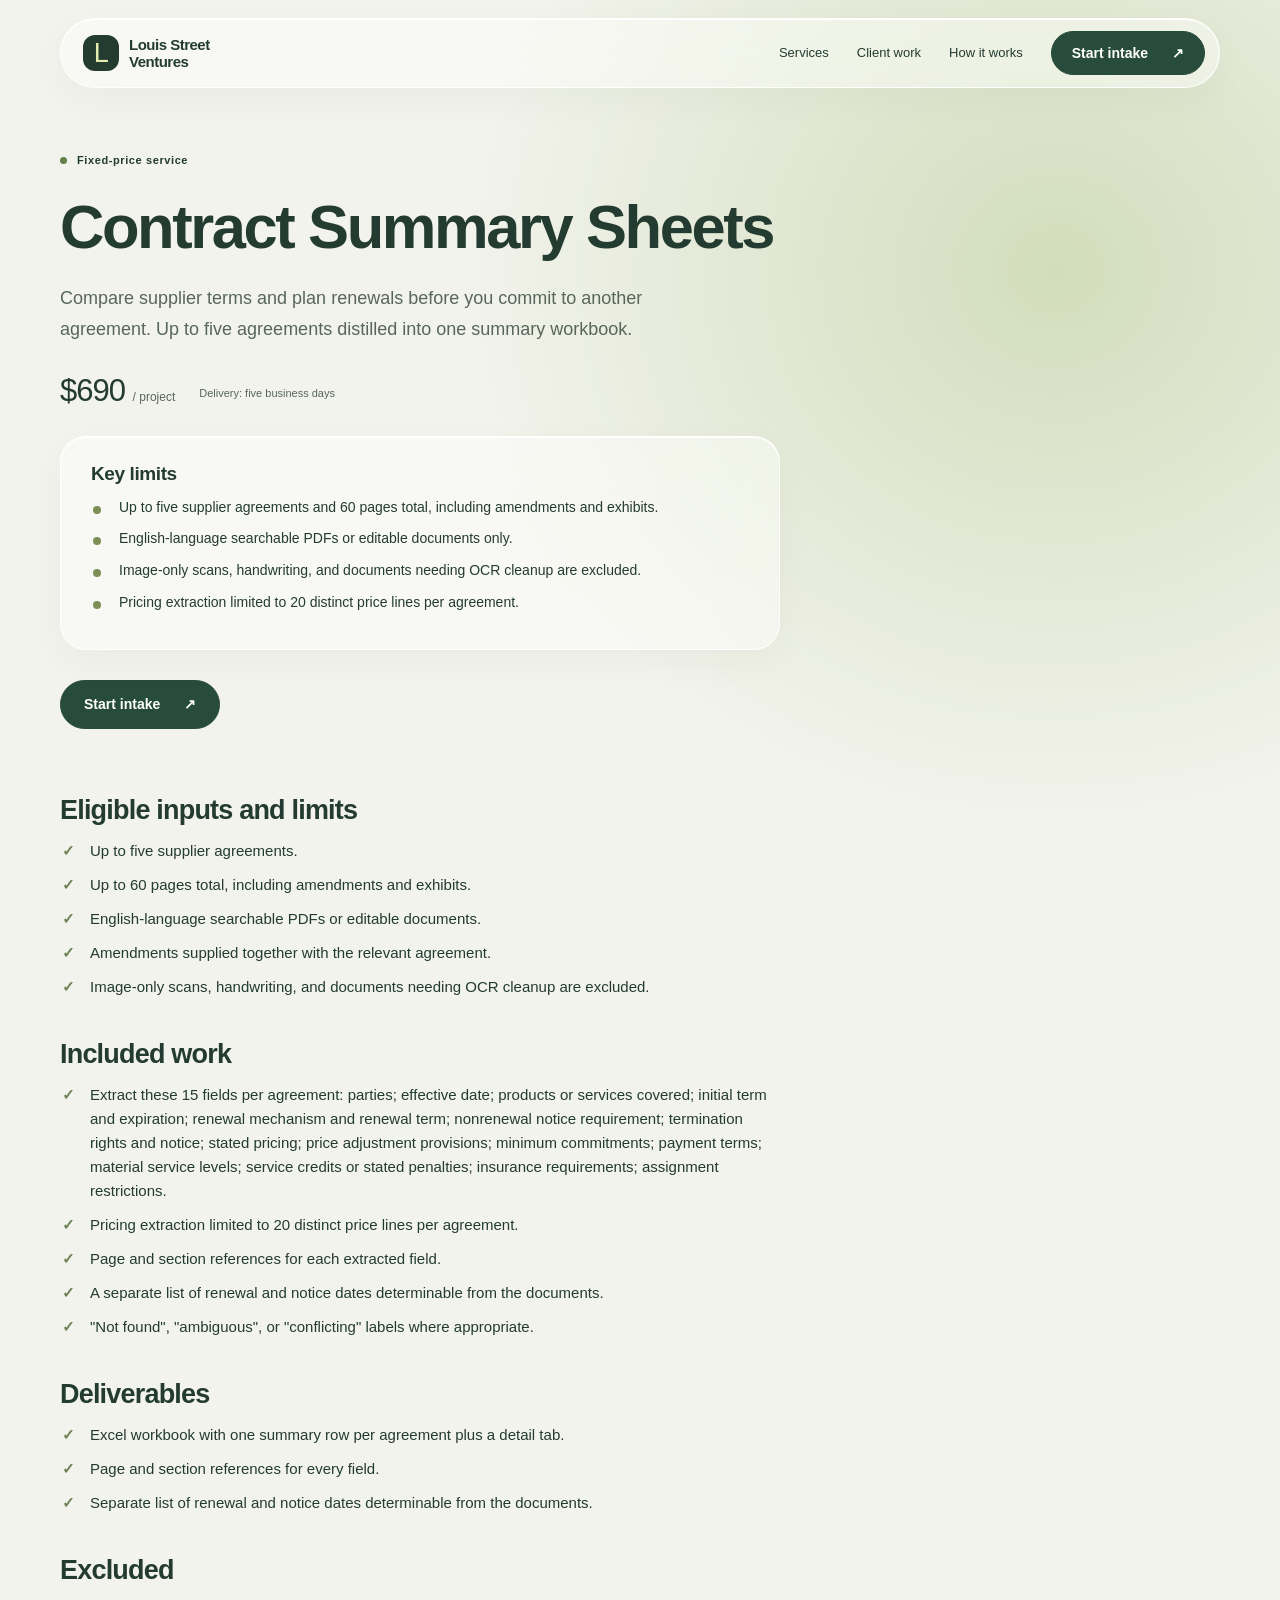
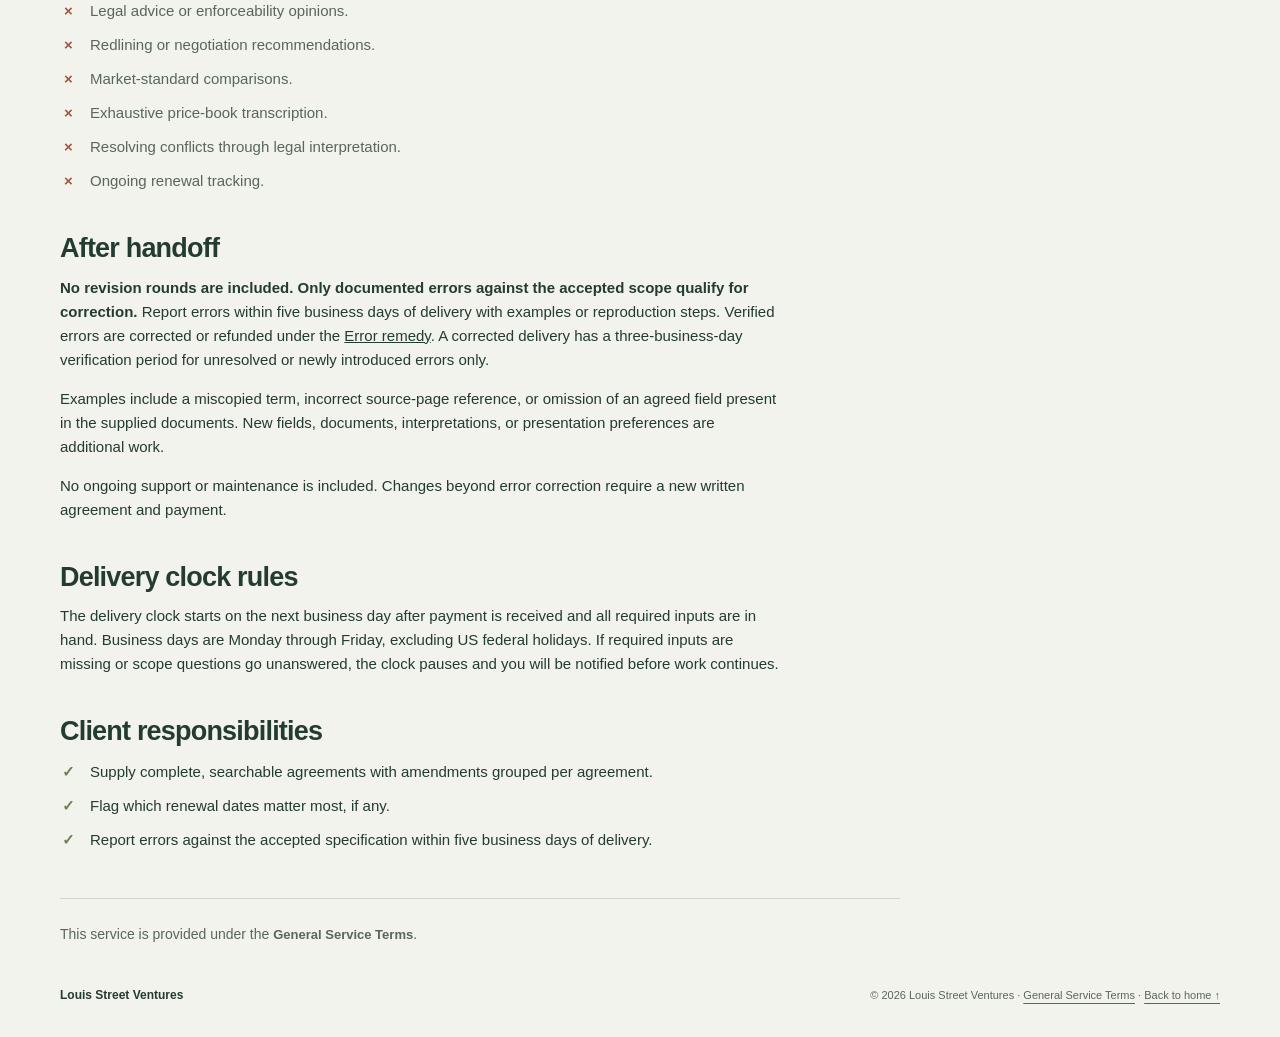
<file: services/contract-summaries.html>
<!DOCTYPE html>
<html lang="en">
<head>
<meta charset="utf-8">
<meta name="viewport" content="width=device-width, initial-scale=1">
<meta name="theme-color" content="#f2f3ec">
<title>Contract Summary Sheets | Louis Street Ventures</title>
<meta name="description" content="Contract Summary Sheets: up to five supplier agreements distilled into one summary workbook. $690, five business days.">
<link rel="icon" href="data:image/svg+xml,%3Csvg xmlns='http://www.w3.org/2000/svg' viewBox='0 0 64 64'%3E%3Crect width='64' height='64' rx='18' fill='%23253e33'/%3E%3Cpath d='M20 17v30h25' fill='none' stroke='%23eff2ca' stroke-width='7'/%3E%3C/svg%3E">
<link rel="stylesheet" href="/site.css?v=3">
<style>
.page-hero{padding:64px 0 8px;max-width:840px}
.lede{color:var(--muted);font-size:18px;line-height:1.7;max-width:660px;margin:20px 0 0}
.price-row{display:flex;align-items:center;gap:24px;flex-wrap:wrap;margin:30px 0 4px}
.limits{border-radius:26px;padding:26px 30px;margin:28px 0 30px;max-width:720px}
.limits h2{font-size:19px;letter-spacing:-.4px;margin:0 0 12px}
.limits ul{margin:0;padding:0;list-style:none;font-size:14px}
.limits li{margin:10px 0;padding-left:28px;position:relative;line-height:1.55}
.limits li:before{content:"";position:absolute;left:2px;top:9px;width:8px;height:8px;border-radius:50%;background:#7d8f57}
.scope{max-width:840px;padding:18px 0 40px}
.scope h2{font-size:27px;letter-spacing:-.8px;margin:40px 0 12px}
.scope p{font-size:15px;max-width:720px}
.check{list-style:none;margin:14px 0;padding:0}
.check li{margin:10px 0;padding-left:30px;position:relative;font-size:15px;max-width:720px;line-height:1.6}
.check li:before{content:"✓";position:absolute;left:2px;color:#6c8153;font-weight:700}
.cross{list-style:none;margin:14px 0;padding:0}
.cross li{margin:10px 0;padding-left:30px;position:relative;font-size:15px;max-width:720px;line-height:1.6;color:var(--muted)}
.cross li:before{content:"×";position:absolute;left:4px;color:#a4553f;font-weight:700}
.terms-link{margin-top:46px;padding-top:24px;border-top:1px solid var(--line);font-size:14px;color:var(--muted)}
@media(max-width:680px){.page-hero{padding:44px 0 6px}.limits{padding:22px}}
</style>
</head>
<body>
<a class="skip" href="#main">Skip to content</a>
<header class="nav-shell wrap"><nav class="nav glass" aria-label="Main navigation"><a class="brand" href="/" aria-label="Louis Street Ventures home"><span class="mark" aria-hidden="true">L</span><span>Louis Street<br>Ventures</span></a><div class="nav-links"><a href="/#services">Services</a><a href="/#testimonials">Client work</a><a href="/#process">How it works</a><a class="button" href="/intake.html">Start intake <span aria-hidden="true">↗</span></a></div><details class="mobile-menu"><summary>Menu</summary><div class="mobile-links"><a href="/#services">Services</a><a href="/#testimonials">Client work</a><a href="/#process">How it works</a><a href="/intake.html">Start intake</a></div></details></nav></header>
<main id="main" class="wrap">
<div class="page-hero">
<div class="eyebrow"><span class="dot"></span> Fixed-price service</div>
<h1>Contract Summary Sheets</h1>
<p class="lede">Compare supplier terms and plan renewals before you commit to another agreement. Up to five agreements distilled into one summary workbook.</p>
<div class="price-row"><div class="price">$690 <small>/ project</small></div><div class="delivery">Delivery: five business days</div></div>
<aside class="limits glass" aria-label="Key limits">
<h2>Key limits</h2>
<ul>
<li>Up to five supplier agreements and 60 pages total, including amendments and exhibits.</li>
<li>English-language searchable PDFs or editable documents only.</li>
<li>Image-only scans, handwriting, and documents needing OCR cleanup are excluded.</li>
<li>Pricing extraction limited to 20 distinct price lines per agreement.</li>
</ul>
</aside>
<div><a class="button" href="/intake.html?service=contract-summaries">Start intake <span aria-hidden="true">↗</span></a></div>
</div>
<div class="scope">
<h2>Eligible inputs and limits</h2>
<ul class="check">
<li>Up to five supplier agreements.</li>
<li>Up to 60 pages total, including amendments and exhibits.</li>
<li>English-language searchable PDFs or editable documents.</li>
<li>Amendments supplied together with the relevant agreement.</li>
<li>Image-only scans, handwriting, and documents needing OCR cleanup are excluded.</li>
</ul>
<h2>Included work</h2>
<ul class="check">
<li>Extract these 15 fields per agreement: parties; effective date; products or services covered; initial term and expiration; renewal mechanism and renewal term; nonrenewal notice requirement; termination rights and notice; stated pricing; price adjustment provisions; minimum commitments; payment terms; material service levels; service credits or stated penalties; insurance requirements; assignment restrictions.</li>
<li>Pricing extraction limited to 20 distinct price lines per agreement.</li>
<li>Page and section references for each extracted field.</li>
<li>A separate list of renewal and notice dates determinable from the documents.</li>
<li>"Not found", "ambiguous", or "conflicting" labels where appropriate.</li>
</ul>
<h2>Deliverables</h2>
<ul class="check">
<li>Excel workbook with one summary row per agreement plus a detail tab.</li>
<li>Page and section references for every field.</li>
<li>Separate list of renewal and notice dates determinable from the documents.</li>
</ul>
<h2>Excluded</h2>
<ul class="cross">
<li>Legal advice or enforceability opinions.</li>
<li>Redlining or negotiation recommendations.</li>
<li>Market-standard comparisons.</li>
<li>Exhaustive price-book transcription.</li>
<li>Resolving conflicts through legal interpretation.</li>
<li>Ongoing renewal tracking.</li>
</ul>
<h2>After handoff</h2>
<p><strong>No revision rounds are included. Only documented errors against the accepted scope qualify for correction.</strong> Report errors within five business days of delivery with examples or reproduction steps. Verified errors are corrected or refunded under the <a href="/service-terms.html#remedy">Error remedy</a>. A corrected delivery has a three-business-day verification period for unresolved or newly introduced errors only.</p>
<p>Examples include a miscopied term, incorrect source-page reference, or omission of an agreed field present in the supplied documents. New fields, documents, interpretations, or presentation preferences are additional work.</p>
<p>No ongoing support or maintenance is included. Changes beyond error correction require a new written agreement and payment.</p>
<h2>Delivery clock rules</h2>
<p>The delivery clock starts on the next business day after payment is received and all required inputs are in hand. Business days are Monday through Friday, excluding US federal holidays. If required inputs are missing or scope questions go unanswered, the clock pauses and you will be notified before work continues.</p>
<h2>Client responsibilities</h2>
<ul class="check">
<li>Supply complete, searchable agreements with amendments grouped per agreement.</li>
<li>Flag which renewal dates matter most, if any.</li>
<li>Report errors against the accepted specification within five business days of delivery.</li>
</ul>
<div class="terms-link">This service is provided under the <a class="text-link" href="/service-terms.html">General Service Terms</a>.</div>
</div>
</main>
<footer class="wrap footer"><span class="footer-brand">Louis Street Ventures</span><span>© 2026 Louis Street Ventures · <a href="/service-terms.html">General Service Terms</a> · <a href="/">Back to home ↑</a></span></footer>
</body>
</html>
</file>
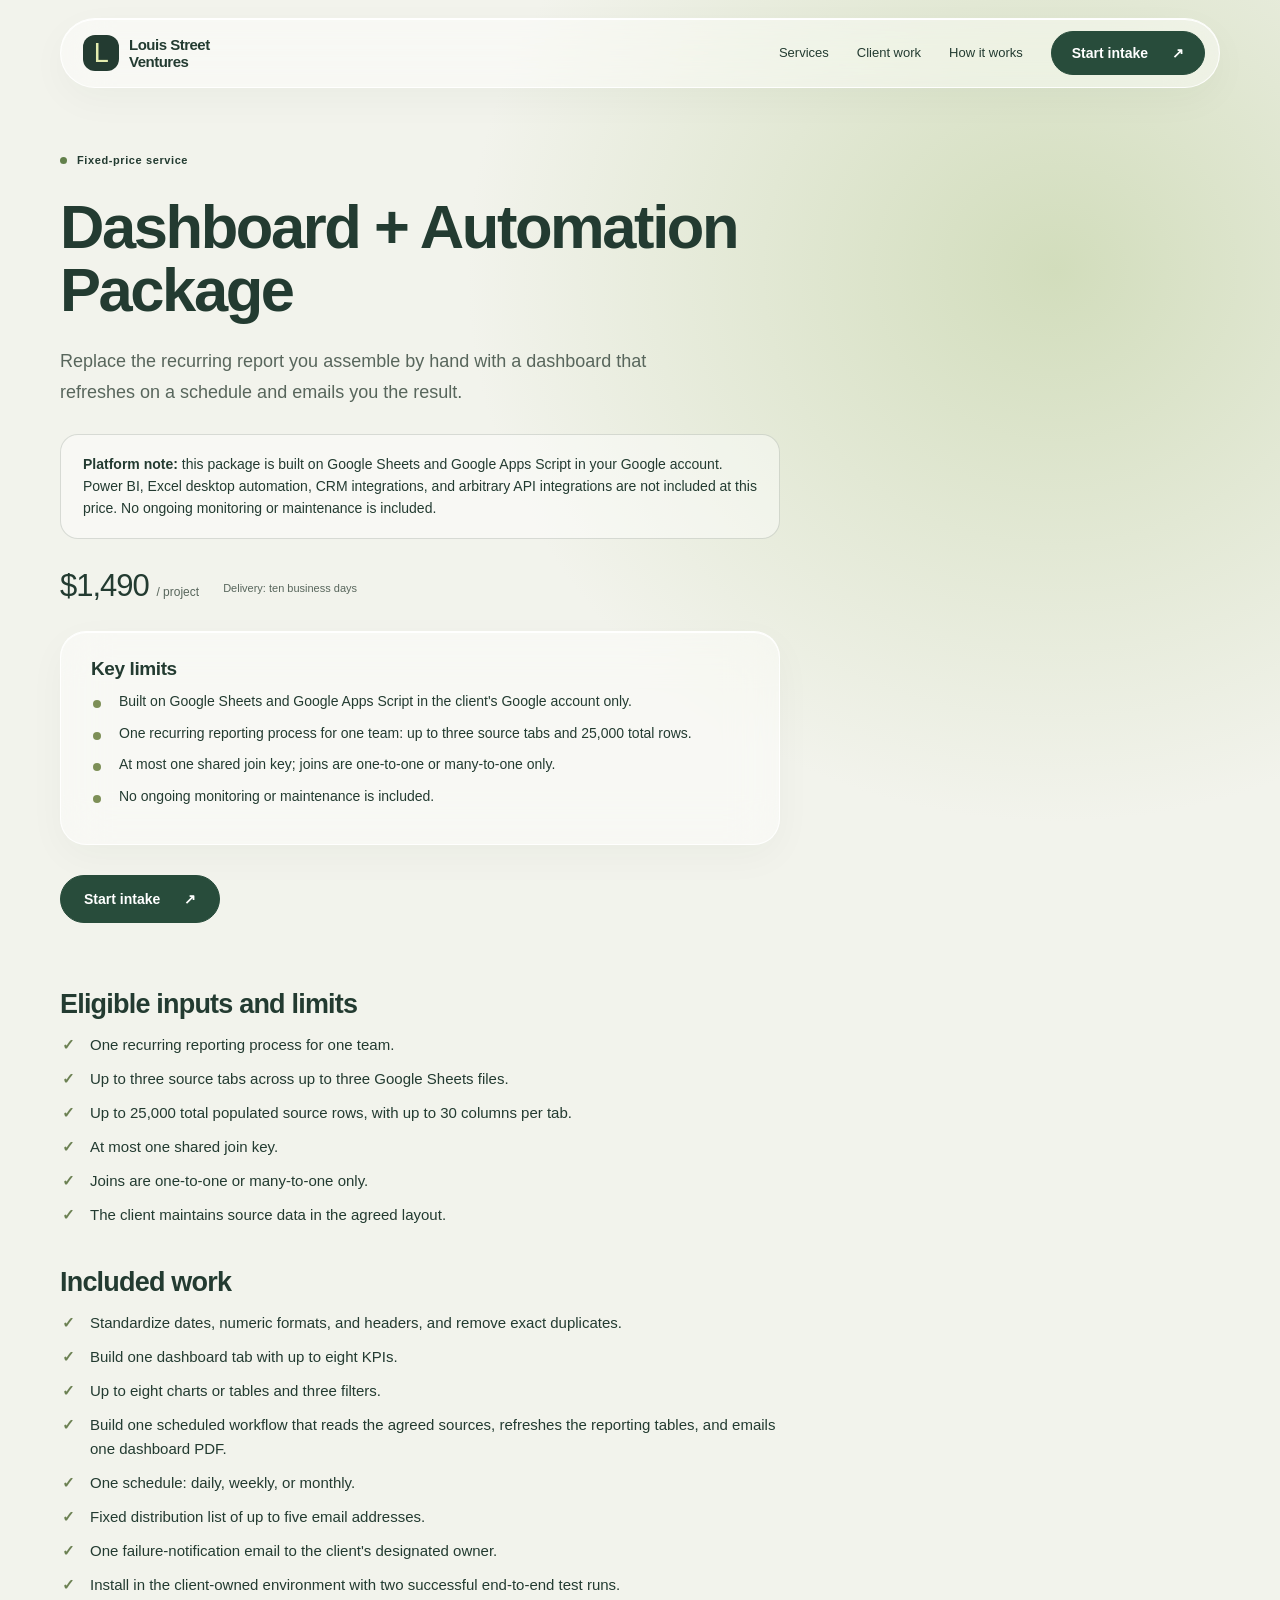
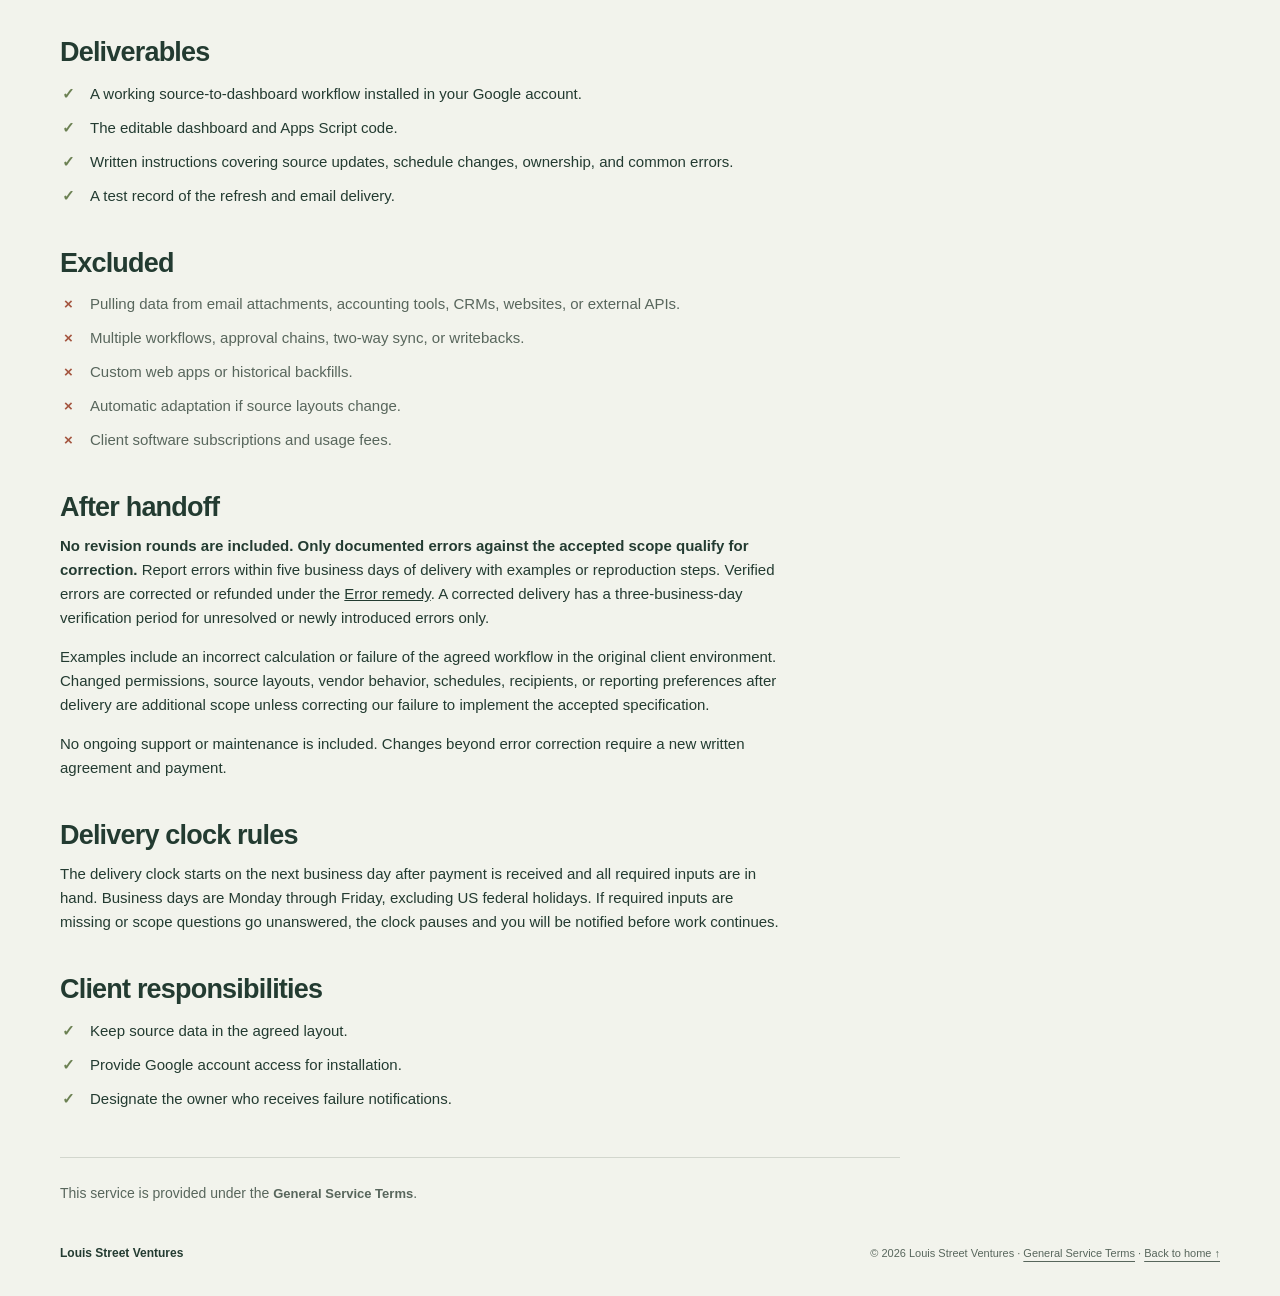
<file: services/dashboard-automation.html>
<!DOCTYPE html>
<html lang="en">
<head>
<meta charset="utf-8">
<meta name="viewport" content="width=device-width, initial-scale=1">
<meta name="theme-color" content="#f2f3ec">
<title>Dashboard + Automation Package | Louis Street Ventures</title>
<meta name="description" content="Dashboard + Automation Package: a scheduled Google Sheets dashboard with email delivery. $1,490, ten business days.">
<link rel="icon" href="data:image/svg+xml,%3Csvg xmlns='http://www.w3.org/2000/svg' viewBox='0 0 64 64'%3E%3Crect width='64' height='64' rx='18' fill='%23253e33'/%3E%3Cpath d='M20 17v30h25' fill='none' stroke='%23eff2ca' stroke-width='7'/%3E%3C/svg%3E">
<link rel="stylesheet" href="/site.css?v=3">
<style>
.page-hero{padding:64px 0 8px;max-width:840px}
.lede{color:var(--muted);font-size:18px;line-height:1.7;max-width:660px;margin:20px 0 0}
.notice{border:1px solid var(--line);border-radius:18px;padding:18px 22px;font-size:14px;max-width:720px;background:#ffffff70;margin:26px 0 0;line-height:1.6}
.price-row{display:flex;align-items:center;gap:24px;flex-wrap:wrap;margin:30px 0 4px}
.limits{border-radius:26px;padding:26px 30px;margin:28px 0 30px;max-width:720px}
.limits h2{font-size:19px;letter-spacing:-.4px;margin:0 0 12px}
.limits ul{margin:0;padding:0;list-style:none;font-size:14px}
.limits li{margin:10px 0;padding-left:28px;position:relative;line-height:1.55}
.limits li:before{content:"";position:absolute;left:2px;top:9px;width:8px;height:8px;border-radius:50%;background:#7d8f57}
.scope{max-width:840px;padding:18px 0 40px}
.scope h2{font-size:27px;letter-spacing:-.8px;margin:40px 0 12px}
.scope p{font-size:15px;max-width:720px}
.check{list-style:none;margin:14px 0;padding:0}
.check li{margin:10px 0;padding-left:30px;position:relative;font-size:15px;max-width:720px;line-height:1.6}
.check li:before{content:"✓";position:absolute;left:2px;color:#6c8153;font-weight:700}
.cross{list-style:none;margin:14px 0;padding:0}
.cross li{margin:10px 0;padding-left:30px;position:relative;font-size:15px;max-width:720px;line-height:1.6;color:var(--muted)}
.cross li:before{content:"×";position:absolute;left:4px;color:#a4553f;font-weight:700}
.terms-link{margin-top:46px;padding-top:24px;border-top:1px solid var(--line);font-size:14px;color:var(--muted)}
@media(max-width:680px){.page-hero{padding:44px 0 6px}.limits{padding:22px}}
</style>
</head>
<body>
<a class="skip" href="#main">Skip to content</a>
<header class="nav-shell wrap"><nav class="nav glass" aria-label="Main navigation"><a class="brand" href="/" aria-label="Louis Street Ventures home"><span class="mark" aria-hidden="true">L</span><span>Louis Street<br>Ventures</span></a><div class="nav-links"><a href="/#services">Services</a><a href="/#testimonials">Client work</a><a href="/#process">How it works</a><a class="button" href="/intake.html">Start intake <span aria-hidden="true">↗</span></a></div><details class="mobile-menu"><summary>Menu</summary><div class="mobile-links"><a href="/#services">Services</a><a href="/#testimonials">Client work</a><a href="/#process">How it works</a><a href="/intake.html">Start intake</a></div></details></nav></header>
<main id="main" class="wrap">
<div class="page-hero">
<div class="eyebrow"><span class="dot"></span> Fixed-price service</div>
<h1>Dashboard + Automation Package</h1>
<p class="lede">Replace the recurring report you assemble by hand with a dashboard that refreshes on a schedule and emails you the result.</p>
<p class="notice"><strong>Platform note:</strong> this package is built on Google Sheets and Google Apps Script in your Google account. Power BI, Excel desktop automation, CRM integrations, and arbitrary API integrations are not included at this price. No ongoing monitoring or maintenance is included.</p>
<div class="price-row"><div class="price">$1,490 <small>/ project</small></div><div class="delivery">Delivery: ten business days</div></div>
<aside class="limits glass" aria-label="Key limits">
<h2>Key limits</h2>
<ul>
<li>Built on Google Sheets and Google Apps Script in the client's Google account only.</li>
<li>One recurring reporting process for one team: up to three source tabs and 25,000 total rows.</li>
<li>At most one shared join key; joins are one-to-one or many-to-one only.</li>
<li>No ongoing monitoring or maintenance is included.</li>
</ul>
</aside>
<div><a class="button" href="/intake.html?service=dashboard-automation">Start intake <span aria-hidden="true">↗</span></a></div>
</div>
<div class="scope">
<h2>Eligible inputs and limits</h2>
<ul class="check">
<li>One recurring reporting process for one team.</li>
<li>Up to three source tabs across up to three Google Sheets files.</li>
<li>Up to 25,000 total populated source rows, with up to 30 columns per tab.</li>
<li>At most one shared join key.</li>
<li>Joins are one-to-one or many-to-one only.</li>
<li>The client maintains source data in the agreed layout.</li>
</ul>
<h2>Included work</h2>
<ul class="check">
<li>Standardize dates, numeric formats, and headers, and remove exact duplicates.</li>
<li>Build one dashboard tab with up to eight KPIs.</li>
<li>Up to eight charts or tables and three filters.</li>
<li>Build one scheduled workflow that reads the agreed sources, refreshes the reporting tables, and emails one dashboard PDF.</li>
<li>One schedule: daily, weekly, or monthly.</li>
<li>Fixed distribution list of up to five email addresses.</li>
<li>One failure-notification email to the client's designated owner.</li>
<li>Install in the client-owned environment with two successful end-to-end test runs.</li>
</ul>
<h2>Deliverables</h2>
<ul class="check">
<li>A working source-to-dashboard workflow installed in your Google account.</li>
<li>The editable dashboard and Apps Script code.</li>
<li>Written instructions covering source updates, schedule changes, ownership, and common errors.</li>
<li>A test record of the refresh and email delivery.</li>
</ul>
<h2>Excluded</h2>
<ul class="cross">
<li>Pulling data from email attachments, accounting tools, CRMs, websites, or external APIs.</li>
<li>Multiple workflows, approval chains, two-way sync, or writebacks.</li>
<li>Custom web apps or historical backfills.</li>
<li>Automatic adaptation if source layouts change.</li>
<li>Client software subscriptions and usage fees.</li>
</ul>
<h2>After handoff</h2>
<p><strong>No revision rounds are included. Only documented errors against the accepted scope qualify for correction.</strong> Report errors within five business days of delivery with examples or reproduction steps. Verified errors are corrected or refunded under the <a href="/service-terms.html#remedy">Error remedy</a>. A corrected delivery has a three-business-day verification period for unresolved or newly introduced errors only.</p>
<p>Examples include an incorrect calculation or failure of the agreed workflow in the original client environment. Changed permissions, source layouts, vendor behavior, schedules, recipients, or reporting preferences after delivery are additional scope unless correcting our failure to implement the accepted specification.</p>
<p>No ongoing support or maintenance is included. Changes beyond error correction require a new written agreement and payment.</p>
<h2>Delivery clock rules</h2>
<p>The delivery clock starts on the next business day after payment is received and all required inputs are in hand. Business days are Monday through Friday, excluding US federal holidays. If required inputs are missing or scope questions go unanswered, the clock pauses and you will be notified before work continues.</p>
<h2>Client responsibilities</h2>
<ul class="check">
<li>Keep source data in the agreed layout.</li>
<li>Provide Google account access for installation.</li>
<li>Designate the owner who receives failure notifications.</li>
</ul>
<div class="terms-link">This service is provided under the <a class="text-link" href="/service-terms.html">General Service Terms</a>.</div>
</div>
</main>
<footer class="wrap footer"><span class="footer-brand">Louis Street Ventures</span><span>© 2026 Louis Street Ventures · <a href="/service-terms.html">General Service Terms</a> · <a href="/">Back to home ↑</a></span></footer>
</body>
</html>
</file>
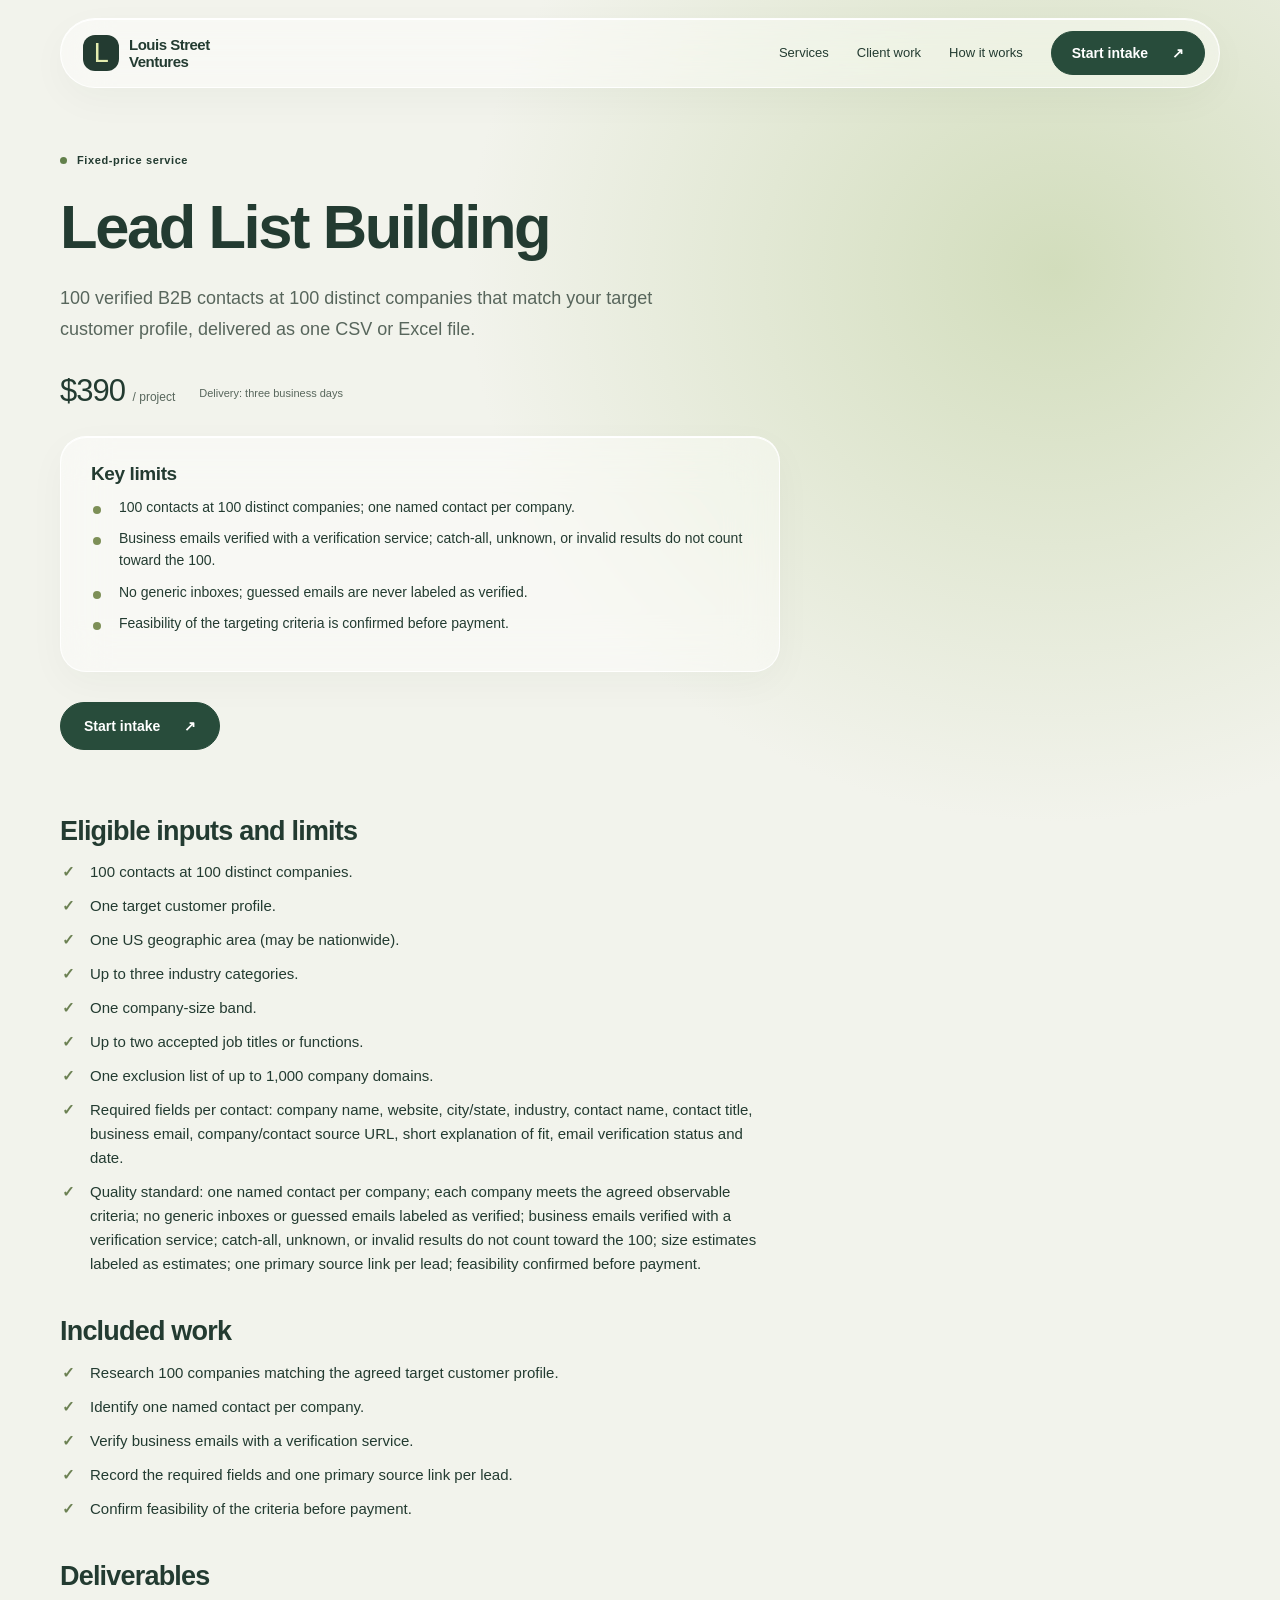
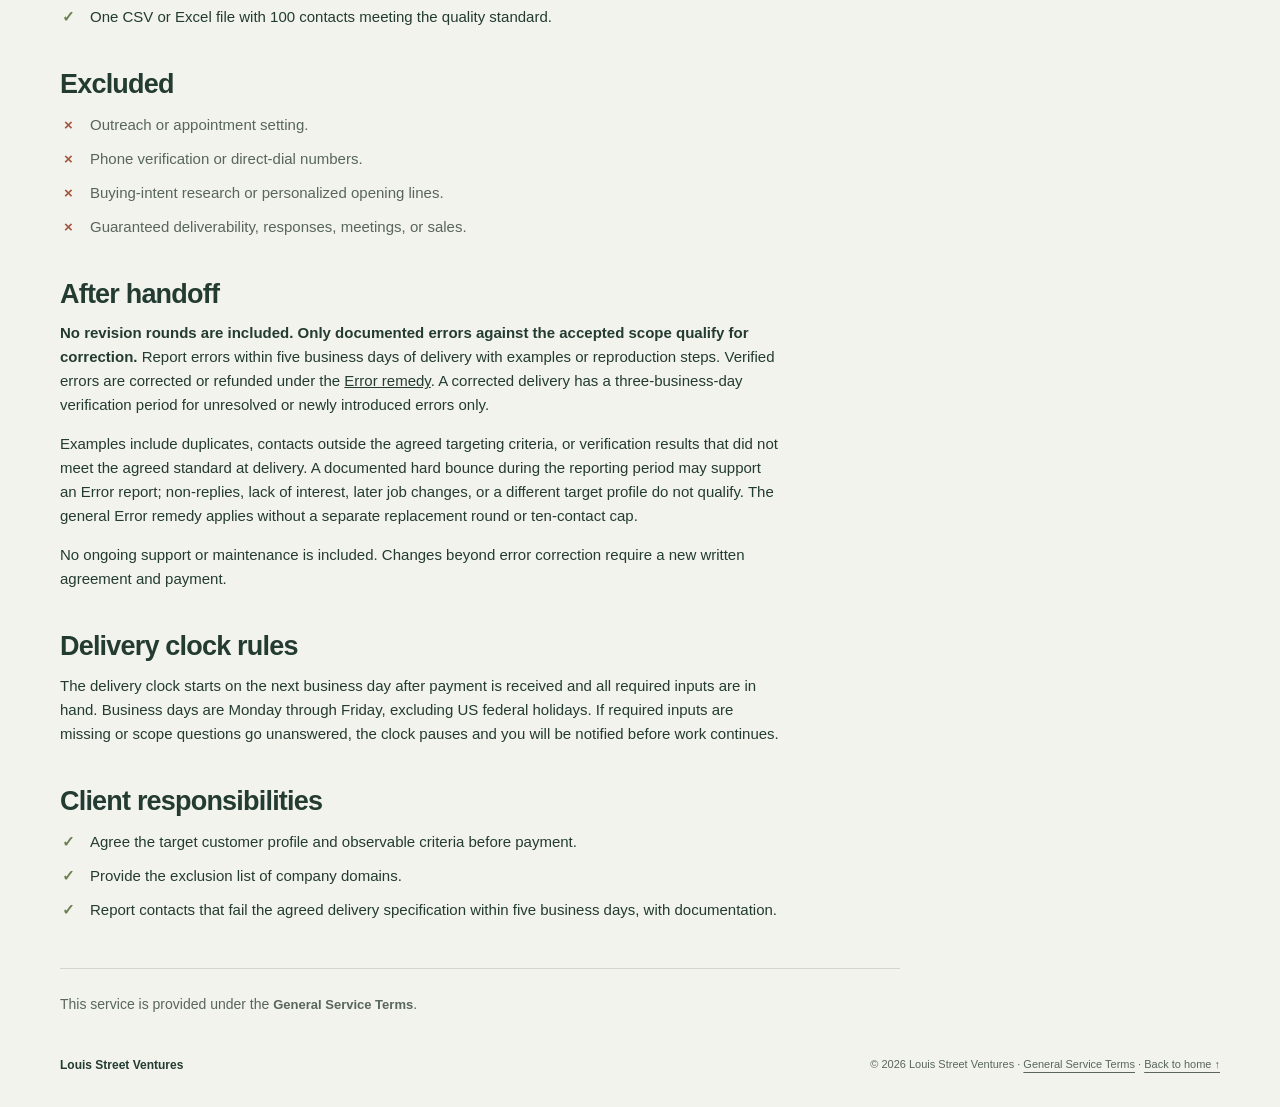
<file: services/lead-list.html>
<!DOCTYPE html>
<html lang="en">
<head>
<meta charset="utf-8">
<meta name="viewport" content="width=device-width, initial-scale=1">
<meta name="theme-color" content="#f2f3ec">
<title>Lead List Building | Louis Street Ventures</title>
<meta name="description" content="Lead List Building: 100 verified B2B contacts at 100 distinct companies. $390, three business days.">
<link rel="icon" href="data:image/svg+xml,%3Csvg xmlns='http://www.w3.org/2000/svg' viewBox='0 0 64 64'%3E%3Crect width='64' height='64' rx='18' fill='%23253e33'/%3E%3Cpath d='M20 17v30h25' fill='none' stroke='%23eff2ca' stroke-width='7'/%3E%3C/svg%3E">
<link rel="stylesheet" href="/site.css?v=3">
<style>
.page-hero{padding:64px 0 8px;max-width:840px}
.lede{color:var(--muted);font-size:18px;line-height:1.7;max-width:660px;margin:20px 0 0}
.price-row{display:flex;align-items:center;gap:24px;flex-wrap:wrap;margin:30px 0 4px}
.limits{border-radius:26px;padding:26px 30px;margin:28px 0 30px;max-width:720px}
.limits h2{font-size:19px;letter-spacing:-.4px;margin:0 0 12px}
.limits ul{margin:0;padding:0;list-style:none;font-size:14px}
.limits li{margin:10px 0;padding-left:28px;position:relative;line-height:1.55}
.limits li:before{content:"";position:absolute;left:2px;top:9px;width:8px;height:8px;border-radius:50%;background:#7d8f57}
.scope{max-width:840px;padding:18px 0 40px}
.scope h2{font-size:27px;letter-spacing:-.8px;margin:40px 0 12px}
.scope p{font-size:15px;max-width:720px}
.check{list-style:none;margin:14px 0;padding:0}
.check li{margin:10px 0;padding-left:30px;position:relative;font-size:15px;max-width:720px;line-height:1.6}
.check li:before{content:"✓";position:absolute;left:2px;color:#6c8153;font-weight:700}
.cross{list-style:none;margin:14px 0;padding:0}
.cross li{margin:10px 0;padding-left:30px;position:relative;font-size:15px;max-width:720px;line-height:1.6;color:var(--muted)}
.cross li:before{content:"×";position:absolute;left:4px;color:#a4553f;font-weight:700}
.terms-link{margin-top:46px;padding-top:24px;border-top:1px solid var(--line);font-size:14px;color:var(--muted)}
@media(max-width:680px){.page-hero{padding:44px 0 6px}.limits{padding:22px}}
</style>
</head>
<body>
<a class="skip" href="#main">Skip to content</a>
<header class="nav-shell wrap"><nav class="nav glass" aria-label="Main navigation"><a class="brand" href="/" aria-label="Louis Street Ventures home"><span class="mark" aria-hidden="true">L</span><span>Louis Street<br>Ventures</span></a><div class="nav-links"><a href="/#services">Services</a><a href="/#testimonials">Client work</a><a href="/#process">How it works</a><a class="button" href="/intake.html">Start intake <span aria-hidden="true">↗</span></a></div><details class="mobile-menu"><summary>Menu</summary><div class="mobile-links"><a href="/#services">Services</a><a href="/#testimonials">Client work</a><a href="/#process">How it works</a><a href="/intake.html">Start intake</a></div></details></nav></header>
<main id="main" class="wrap">
<div class="page-hero">
<div class="eyebrow"><span class="dot"></span> Fixed-price service</div>
<h1>Lead List Building</h1>
<p class="lede">100 verified B2B contacts at 100 distinct companies that match your target customer profile, delivered as one CSV or Excel file.</p>
<div class="price-row"><div class="price">$390 <small>/ project</small></div><div class="delivery">Delivery: three business days</div></div>
<aside class="limits glass" aria-label="Key limits">
<h2>Key limits</h2>
<ul>
<li>100 contacts at 100 distinct companies; one named contact per company.</li>
<li>Business emails verified with a verification service; catch-all, unknown, or invalid results do not count toward the 100.</li>
<li>No generic inboxes; guessed emails are never labeled as verified.</li>
<li>Feasibility of the targeting criteria is confirmed before payment.</li>
</ul>
</aside>
<div><a class="button" href="/intake.html?service=lead-list">Start intake <span aria-hidden="true">↗</span></a></div>
</div>
<div class="scope">
<h2>Eligible inputs and limits</h2>
<ul class="check">
<li>100 contacts at 100 distinct companies.</li>
<li>One target customer profile.</li>
<li>One US geographic area (may be nationwide).</li>
<li>Up to three industry categories.</li>
<li>One company-size band.</li>
<li>Up to two accepted job titles or functions.</li>
<li>One exclusion list of up to 1,000 company domains.</li>
<li>Required fields per contact: company name, website, city/state, industry, contact name, contact title, business email, company/contact source URL, short explanation of fit, email verification status and date.</li>
<li>Quality standard: one named contact per company; each company meets the agreed observable criteria; no generic inboxes or guessed emails labeled as verified; business emails verified with a verification service; catch-all, unknown, or invalid results do not count toward the 100; size estimates labeled as estimates; one primary source link per lead; feasibility confirmed before payment.</li>
</ul>
<h2>Included work</h2>
<ul class="check">
<li>Research 100 companies matching the agreed target customer profile.</li>
<li>Identify one named contact per company.</li>
<li>Verify business emails with a verification service.</li>
<li>Record the required fields and one primary source link per lead.</li>
<li>Confirm feasibility of the criteria before payment.</li>
</ul>
<h2>Deliverables</h2>
<ul class="check">
<li>One CSV or Excel file with 100 contacts meeting the quality standard.</li>
</ul>
<h2>Excluded</h2>
<ul class="cross">
<li>Outreach or appointment setting.</li>
<li>Phone verification or direct-dial numbers.</li>
<li>Buying-intent research or personalized opening lines.</li>
<li>Guaranteed deliverability, responses, meetings, or sales.</li>
</ul>
<h2>After handoff</h2>
<p><strong>No revision rounds are included. Only documented errors against the accepted scope qualify for correction.</strong> Report errors within five business days of delivery with examples or reproduction steps. Verified errors are corrected or refunded under the <a href="/service-terms.html#remedy">Error remedy</a>. A corrected delivery has a three-business-day verification period for unresolved or newly introduced errors only.</p>
<p>Examples include duplicates, contacts outside the agreed targeting criteria, or verification results that did not meet the agreed standard at delivery. A documented hard bounce during the reporting period may support an Error report; non-replies, lack of interest, later job changes, or a different target profile do not qualify. The general Error remedy applies without a separate replacement round or ten-contact cap.</p>
<p>No ongoing support or maintenance is included. Changes beyond error correction require a new written agreement and payment.</p>
<h2>Delivery clock rules</h2>
<p>The delivery clock starts on the next business day after payment is received and all required inputs are in hand. Business days are Monday through Friday, excluding US federal holidays. If required inputs are missing or scope questions go unanswered, the clock pauses and you will be notified before work continues.</p>
<h2>Client responsibilities</h2>
<ul class="check">
<li>Agree the target customer profile and observable criteria before payment.</li>
<li>Provide the exclusion list of company domains.</li>
<li>Report contacts that fail the agreed delivery specification within five business days, with documentation.</li>
</ul>
<div class="terms-link">This service is provided under the <a class="text-link" href="/service-terms.html">General Service Terms</a>.</div>
</div>
</main>
<footer class="wrap footer"><span class="footer-brand">Louis Street Ventures</span><span>© 2026 Louis Street Ventures · <a href="/service-terms.html">General Service Terms</a> · <a href="/">Back to home ↑</a></span></footer>
</body>
</html>
</file>
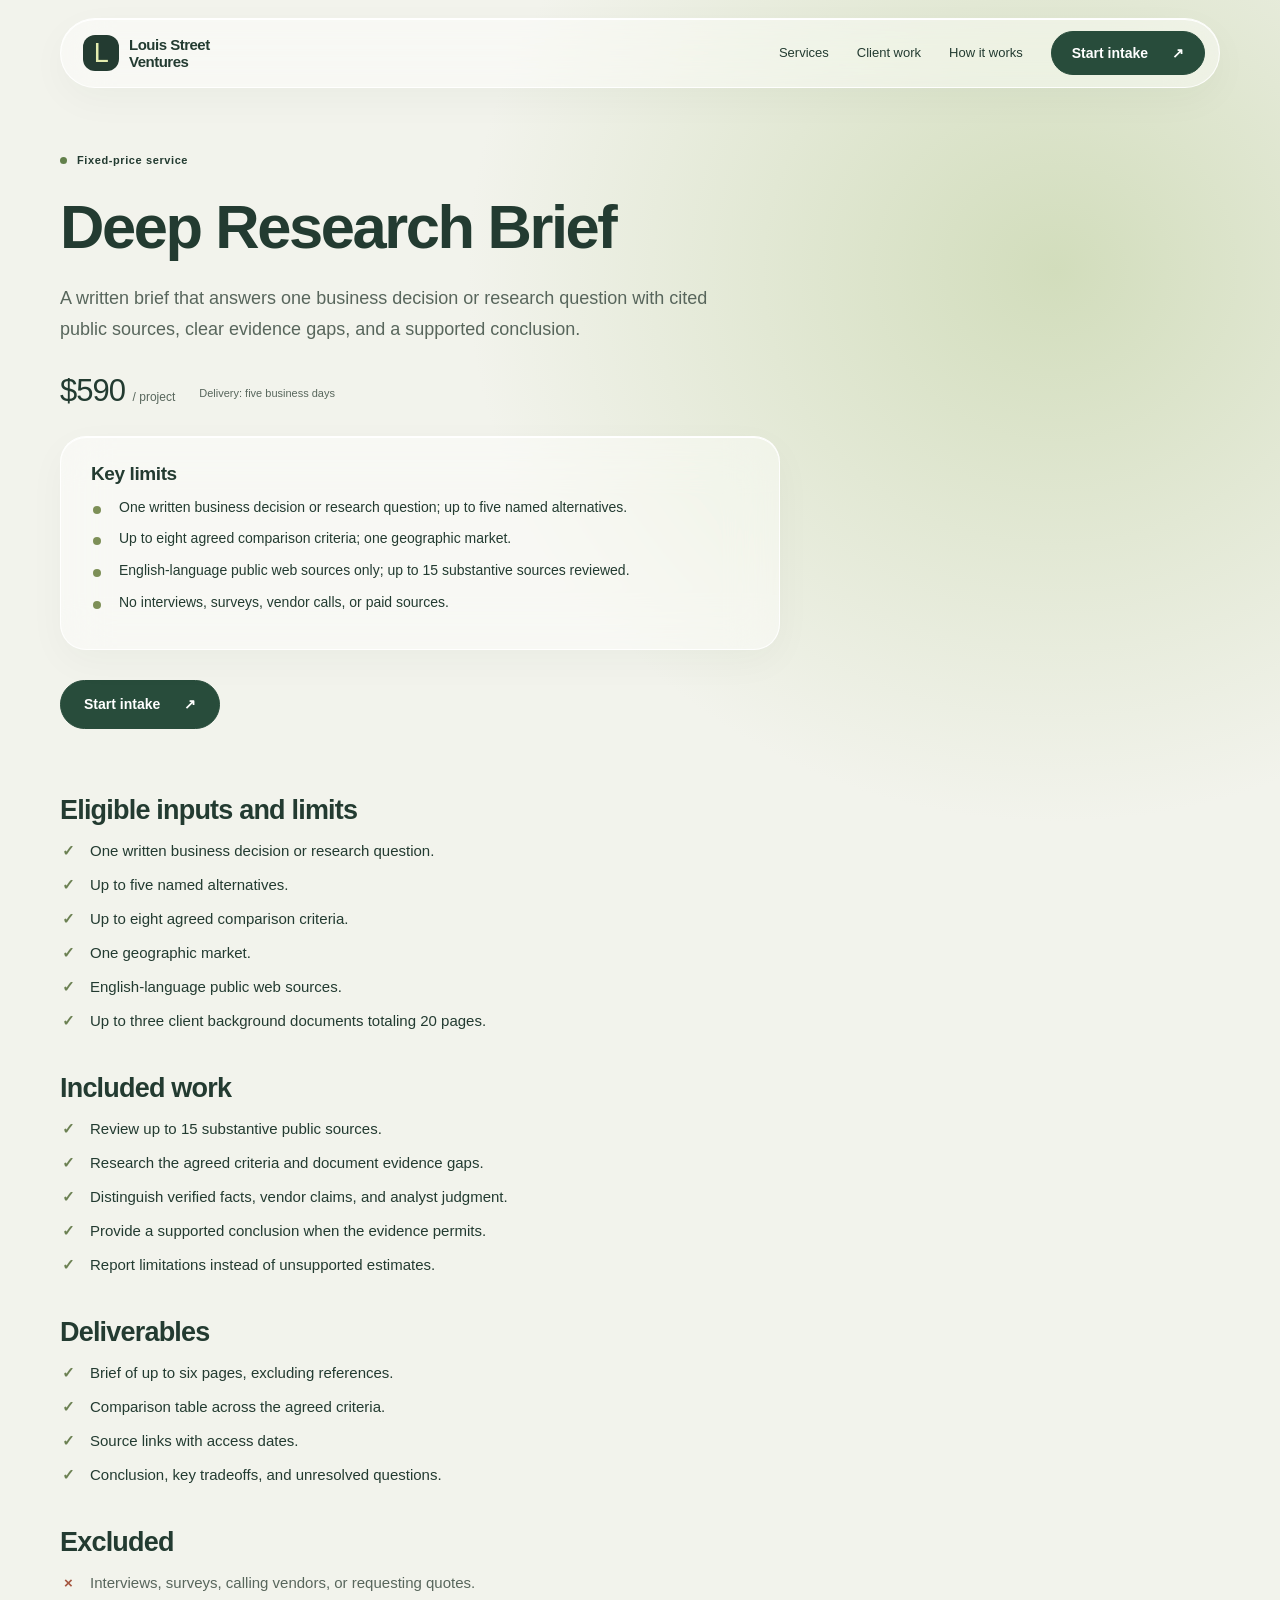
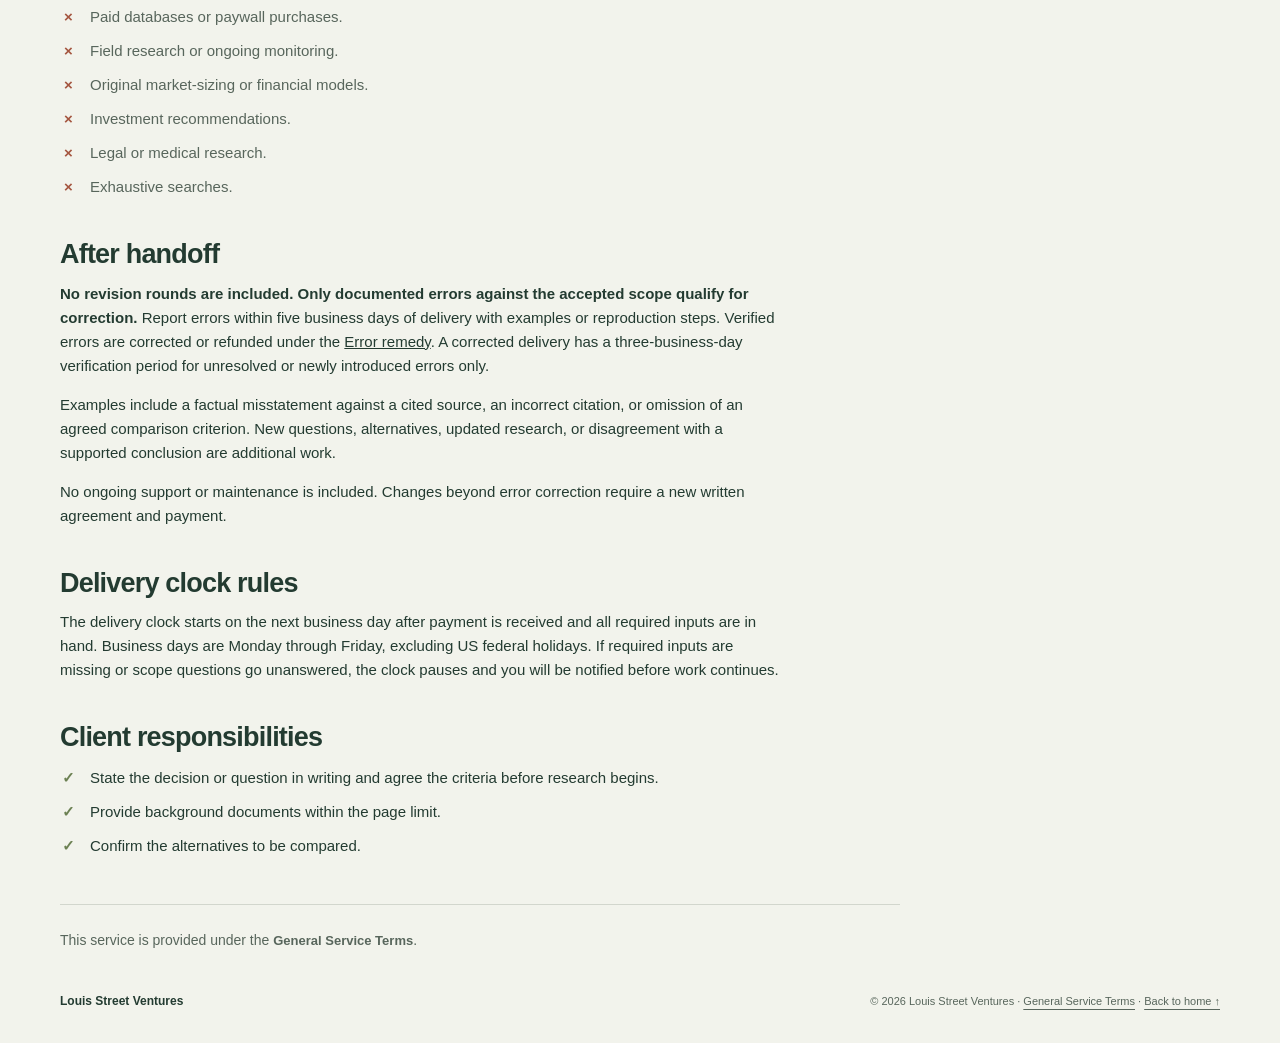
<file: services/research-brief.html>
<!DOCTYPE html>
<html lang="en">
<head>
<meta charset="utf-8">
<meta name="viewport" content="width=device-width, initial-scale=1">
<meta name="theme-color" content="#f2f3ec">
<title>Deep Research Brief | Louis Street Ventures</title>
<meta name="description" content="Deep Research Brief: a cited brief answering one business question across up to five alternatives. $590, five business days.">
<link rel="icon" href="data:image/svg+xml,%3Csvg xmlns='http://www.w3.org/2000/svg' viewBox='0 0 64 64'%3E%3Crect width='64' height='64' rx='18' fill='%23253e33'/%3E%3Cpath d='M20 17v30h25' fill='none' stroke='%23eff2ca' stroke-width='7'/%3E%3C/svg%3E">
<link rel="stylesheet" href="/site.css?v=3">
<style>
.page-hero{padding:64px 0 8px;max-width:840px}
.lede{color:var(--muted);font-size:18px;line-height:1.7;max-width:660px;margin:20px 0 0}
.price-row{display:flex;align-items:center;gap:24px;flex-wrap:wrap;margin:30px 0 4px}
.limits{border-radius:26px;padding:26px 30px;margin:28px 0 30px;max-width:720px}
.limits h2{font-size:19px;letter-spacing:-.4px;margin:0 0 12px}
.limits ul{margin:0;padding:0;list-style:none;font-size:14px}
.limits li{margin:10px 0;padding-left:28px;position:relative;line-height:1.55}
.limits li:before{content:"";position:absolute;left:2px;top:9px;width:8px;height:8px;border-radius:50%;background:#7d8f57}
.scope{max-width:840px;padding:18px 0 40px}
.scope h2{font-size:27px;letter-spacing:-.8px;margin:40px 0 12px}
.scope p{font-size:15px;max-width:720px}
.check{list-style:none;margin:14px 0;padding:0}
.check li{margin:10px 0;padding-left:30px;position:relative;font-size:15px;max-width:720px;line-height:1.6}
.check li:before{content:"✓";position:absolute;left:2px;color:#6c8153;font-weight:700}
.cross{list-style:none;margin:14px 0;padding:0}
.cross li{margin:10px 0;padding-left:30px;position:relative;font-size:15px;max-width:720px;line-height:1.6;color:var(--muted)}
.cross li:before{content:"×";position:absolute;left:4px;color:#a4553f;font-weight:700}
.terms-link{margin-top:46px;padding-top:24px;border-top:1px solid var(--line);font-size:14px;color:var(--muted)}
@media(max-width:680px){.page-hero{padding:44px 0 6px}.limits{padding:22px}}
</style>
</head>
<body>
<a class="skip" href="#main">Skip to content</a>
<header class="nav-shell wrap"><nav class="nav glass" aria-label="Main navigation"><a class="brand" href="/" aria-label="Louis Street Ventures home"><span class="mark" aria-hidden="true">L</span><span>Louis Street<br>Ventures</span></a><div class="nav-links"><a href="/#services">Services</a><a href="/#testimonials">Client work</a><a href="/#process">How it works</a><a class="button" href="/intake.html">Start intake <span aria-hidden="true">↗</span></a></div><details class="mobile-menu"><summary>Menu</summary><div class="mobile-links"><a href="/#services">Services</a><a href="/#testimonials">Client work</a><a href="/#process">How it works</a><a href="/intake.html">Start intake</a></div></details></nav></header>
<main id="main" class="wrap">
<div class="page-hero">
<div class="eyebrow"><span class="dot"></span> Fixed-price service</div>
<h1>Deep Research Brief</h1>
<p class="lede">A written brief that answers one business decision or research question with cited public sources, clear evidence gaps, and a supported conclusion.</p>
<div class="price-row"><div class="price">$590 <small>/ project</small></div><div class="delivery">Delivery: five business days</div></div>
<aside class="limits glass" aria-label="Key limits">
<h2>Key limits</h2>
<ul>
<li>One written business decision or research question; up to five named alternatives.</li>
<li>Up to eight agreed comparison criteria; one geographic market.</li>
<li>English-language public web sources only; up to 15 substantive sources reviewed.</li>
<li>No interviews, surveys, vendor calls, or paid sources.</li>
</ul>
</aside>
<div><a class="button" href="/intake.html?service=research-brief">Start intake <span aria-hidden="true">↗</span></a></div>
</div>
<div class="scope">
<h2>Eligible inputs and limits</h2>
<ul class="check">
<li>One written business decision or research question.</li>
<li>Up to five named alternatives.</li>
<li>Up to eight agreed comparison criteria.</li>
<li>One geographic market.</li>
<li>English-language public web sources.</li>
<li>Up to three client background documents totaling 20 pages.</li>
</ul>
<h2>Included work</h2>
<ul class="check">
<li>Review up to 15 substantive public sources.</li>
<li>Research the agreed criteria and document evidence gaps.</li>
<li>Distinguish verified facts, vendor claims, and analyst judgment.</li>
<li>Provide a supported conclusion when the evidence permits.</li>
<li>Report limitations instead of unsupported estimates.</li>
</ul>
<h2>Deliverables</h2>
<ul class="check">
<li>Brief of up to six pages, excluding references.</li>
<li>Comparison table across the agreed criteria.</li>
<li>Source links with access dates.</li>
<li>Conclusion, key tradeoffs, and unresolved questions.</li>
</ul>
<h2>Excluded</h2>
<ul class="cross">
<li>Interviews, surveys, calling vendors, or requesting quotes.</li>
<li>Paid databases or paywall purchases.</li>
<li>Field research or ongoing monitoring.</li>
<li>Original market-sizing or financial models.</li>
<li>Investment recommendations.</li>
<li>Legal or medical research.</li>
<li>Exhaustive searches.</li>
</ul>
<h2>After handoff</h2>
<p><strong>No revision rounds are included. Only documented errors against the accepted scope qualify for correction.</strong> Report errors within five business days of delivery with examples or reproduction steps. Verified errors are corrected or refunded under the <a href="/service-terms.html#remedy">Error remedy</a>. A corrected delivery has a three-business-day verification period for unresolved or newly introduced errors only.</p>
<p>Examples include a factual misstatement against a cited source, an incorrect citation, or omission of an agreed comparison criterion. New questions, alternatives, updated research, or disagreement with a supported conclusion are additional work.</p>
<p>No ongoing support or maintenance is included. Changes beyond error correction require a new written agreement and payment.</p>
<h2>Delivery clock rules</h2>
<p>The delivery clock starts on the next business day after payment is received and all required inputs are in hand. Business days are Monday through Friday, excluding US federal holidays. If required inputs are missing or scope questions go unanswered, the clock pauses and you will be notified before work continues.</p>
<h2>Client responsibilities</h2>
<ul class="check">
<li>State the decision or question in writing and agree the criteria before research begins.</li>
<li>Provide background documents within the page limit.</li>
<li>Confirm the alternatives to be compared.</li>
</ul>
<div class="terms-link">This service is provided under the <a class="text-link" href="/service-terms.html">General Service Terms</a>.</div>
</div>
</main>
<footer class="wrap footer"><span class="footer-brand">Louis Street Ventures</span><span>© 2026 Louis Street Ventures · <a href="/service-terms.html">General Service Terms</a> · <a href="/">Back to home ↑</a></span></footer>
</body>
</html>
</file>
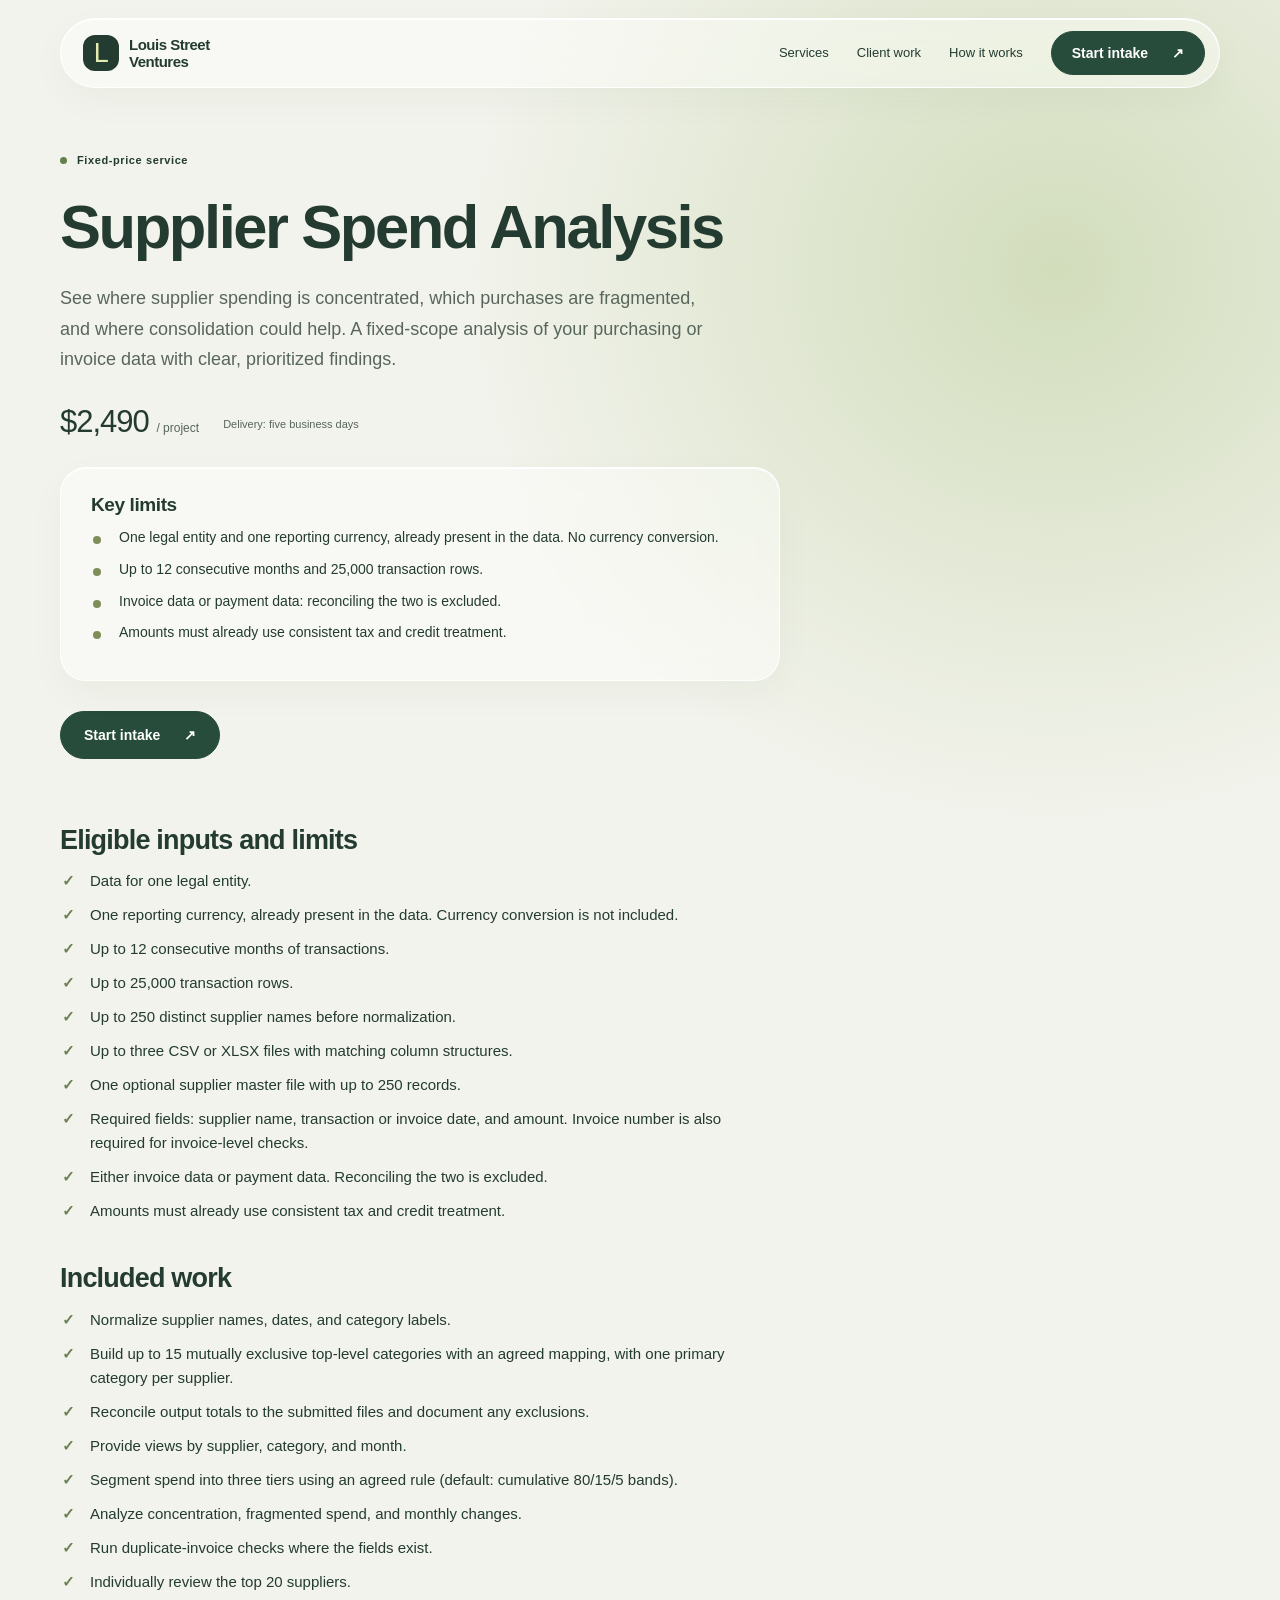
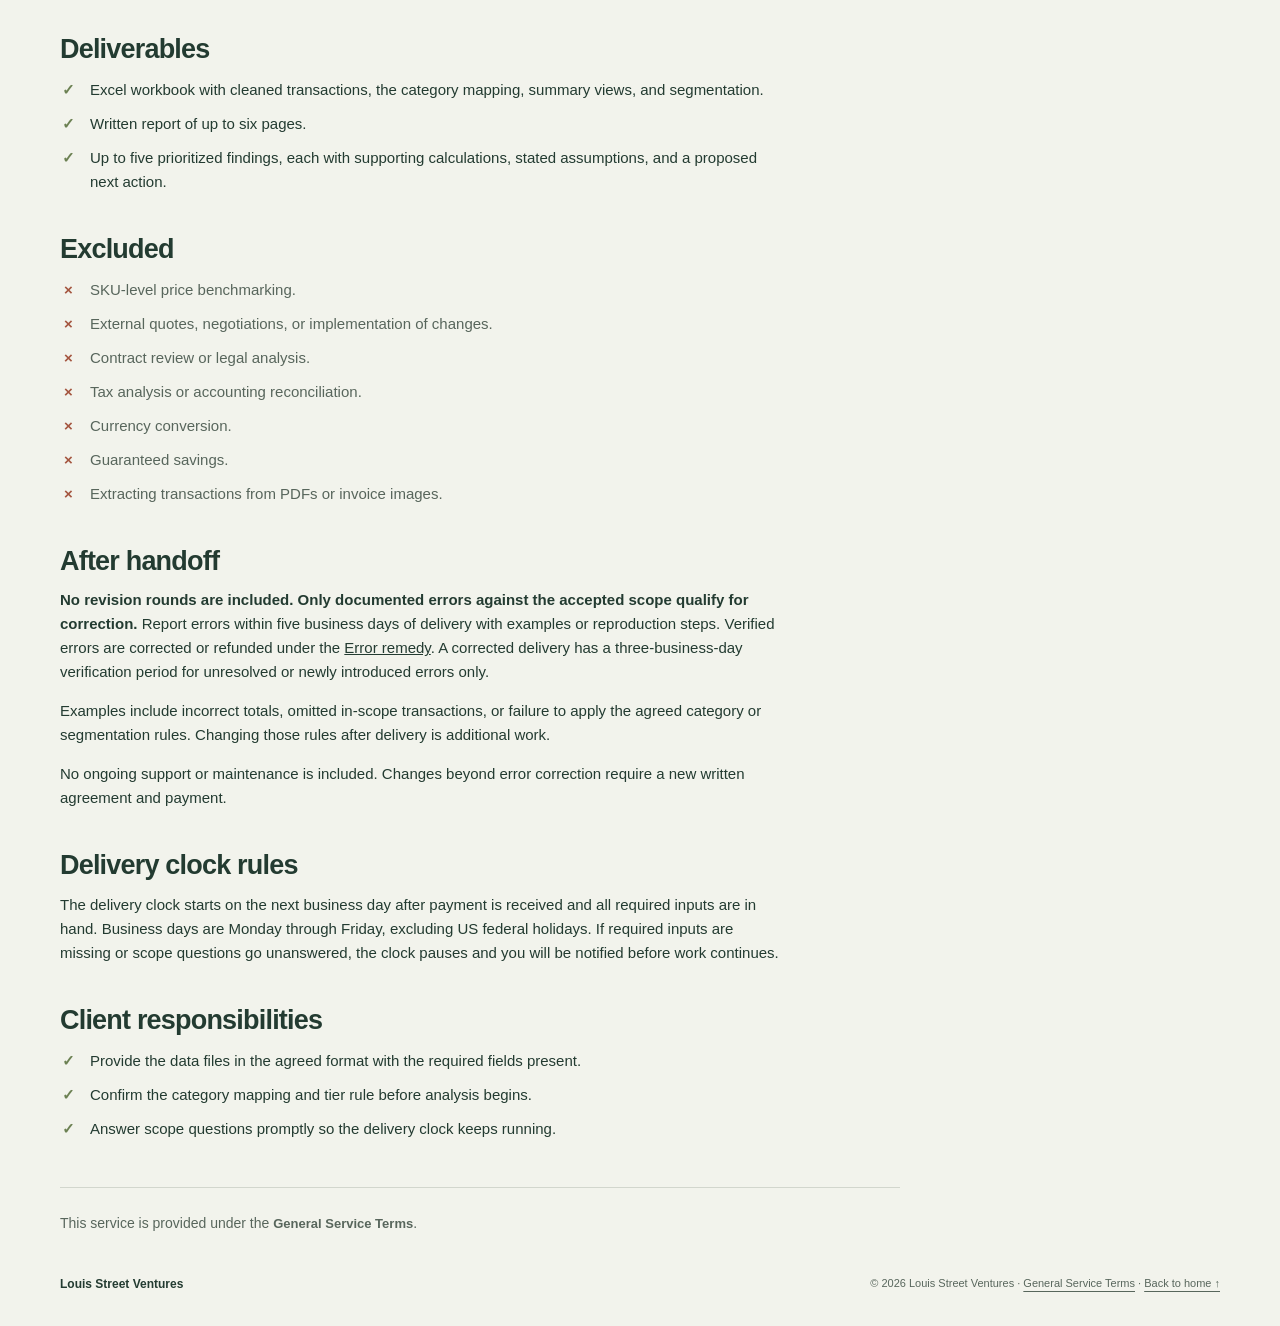
<file: services/spend-analysis.html>
<!DOCTYPE html>
<html lang="en">
<head>
<meta charset="utf-8">
<meta name="viewport" content="width=device-width, initial-scale=1">
<meta name="theme-color" content="#f2f3ec">
<title>Supplier Spend Analysis | Louis Street Ventures</title>
<meta name="description" content="Supplier Spend Analysis: fixed-price review of up to 12 months and 25,000 transactions. $2,490, five business days.">
<link rel="icon" href="data:image/svg+xml,%3Csvg xmlns='http://www.w3.org/2000/svg' viewBox='0 0 64 64'%3E%3Crect width='64' height='64' rx='18' fill='%23253e33'/%3E%3Cpath d='M20 17v30h25' fill='none' stroke='%23eff2ca' stroke-width='7'/%3E%3C/svg%3E">
<link rel="stylesheet" href="/site.css?v=3">
<style>
.page-hero{padding:64px 0 8px;max-width:840px}
.lede{color:var(--muted);font-size:18px;line-height:1.7;max-width:660px;margin:20px 0 0}
.price-row{display:flex;align-items:center;gap:24px;flex-wrap:wrap;margin:30px 0 4px}
.limits{border-radius:26px;padding:26px 30px;margin:28px 0 30px;max-width:720px}
.limits h2{font-size:19px;letter-spacing:-.4px;margin:0 0 12px}
.limits ul{margin:0;padding:0;list-style:none;font-size:14px}
.limits li{margin:10px 0;padding-left:28px;position:relative;line-height:1.55}
.limits li:before{content:"";position:absolute;left:2px;top:9px;width:8px;height:8px;border-radius:50%;background:#7d8f57}
.scope{max-width:840px;padding:18px 0 40px}
.scope h2{font-size:27px;letter-spacing:-.8px;margin:40px 0 12px}
.scope p{font-size:15px;max-width:720px}
.check{list-style:none;margin:14px 0;padding:0}
.check li{margin:10px 0;padding-left:30px;position:relative;font-size:15px;max-width:720px;line-height:1.6}
.check li:before{content:"✓";position:absolute;left:2px;color:#6c8153;font-weight:700}
.cross{list-style:none;margin:14px 0;padding:0}
.cross li{margin:10px 0;padding-left:30px;position:relative;font-size:15px;max-width:720px;line-height:1.6;color:var(--muted)}
.cross li:before{content:"×";position:absolute;left:4px;color:#a4553f;font-weight:700}
.terms-link{margin-top:46px;padding-top:24px;border-top:1px solid var(--line);font-size:14px;color:var(--muted)}
@media(max-width:680px){.page-hero{padding:44px 0 6px}.limits{padding:22px}}
</style>
</head>
<body>
<a class="skip" href="#main">Skip to content</a>
<header class="nav-shell wrap"><nav class="nav glass" aria-label="Main navigation"><a class="brand" href="/" aria-label="Louis Street Ventures home"><span class="mark" aria-hidden="true">L</span><span>Louis Street<br>Ventures</span></a><div class="nav-links"><a href="/#services">Services</a><a href="/#testimonials">Client work</a><a href="/#process">How it works</a><a class="button" href="/intake.html">Start intake <span aria-hidden="true">↗</span></a></div><details class="mobile-menu"><summary>Menu</summary><div class="mobile-links"><a href="/#services">Services</a><a href="/#testimonials">Client work</a><a href="/#process">How it works</a><a href="/intake.html">Start intake</a></div></details></nav></header>
<main id="main" class="wrap">
<div class="page-hero">
<div class="eyebrow"><span class="dot"></span> Fixed-price service</div>
<h1>Supplier Spend Analysis</h1>
<p class="lede">See where supplier spending is concentrated, which purchases are fragmented, and where consolidation could help. A fixed-scope analysis of your purchasing or invoice data with clear, prioritized findings.</p>
<div class="price-row"><div class="price">$2,490 <small>/ project</small></div><div class="delivery">Delivery: five business days</div></div>
<aside class="limits glass" aria-label="Key limits">
<h2>Key limits</h2>
<ul>
<li>One legal entity and one reporting currency, already present in the data. No currency conversion.</li>
<li>Up to 12 consecutive months and 25,000 transaction rows.</li>
<li>Invoice data or payment data: reconciling the two is excluded.</li>
<li>Amounts must already use consistent tax and credit treatment.</li>
</ul>
</aside>
<div><a class="button" href="/intake.html?service=spend-analysis">Start intake <span aria-hidden="true">↗</span></a></div>
</div>
<div class="scope">
<h2>Eligible inputs and limits</h2>
<ul class="check">
<li>Data for one legal entity.</li>
<li>One reporting currency, already present in the data. Currency conversion is not included.</li>
<li>Up to 12 consecutive months of transactions.</li>
<li>Up to 25,000 transaction rows.</li>
<li>Up to 250 distinct supplier names before normalization.</li>
<li>Up to three CSV or XLSX files with matching column structures.</li>
<li>One optional supplier master file with up to 250 records.</li>
<li>Required fields: supplier name, transaction or invoice date, and amount. Invoice number is also required for invoice-level checks.</li>
<li>Either invoice data or payment data. Reconciling the two is excluded.</li>
<li>Amounts must already use consistent tax and credit treatment.</li>
</ul>
<h2>Included work</h2>
<ul class="check">
<li>Normalize supplier names, dates, and category labels.</li>
<li>Build up to 15 mutually exclusive top-level categories with an agreed mapping, with one primary category per supplier.</li>
<li>Reconcile output totals to the submitted files and document any exclusions.</li>
<li>Provide views by supplier, category, and month.</li>
<li>Segment spend into three tiers using an agreed rule (default: cumulative 80/15/5 bands).</li>
<li>Analyze concentration, fragmented spend, and monthly changes.</li>
<li>Run duplicate-invoice checks where the fields exist.</li>
<li>Individually review the top 20 suppliers.</li>
</ul>
<h2>Deliverables</h2>
<ul class="check">
<li>Excel workbook with cleaned transactions, the category mapping, summary views, and segmentation.</li>
<li>Written report of up to six pages.</li>
<li>Up to five prioritized findings, each with supporting calculations, stated assumptions, and a proposed next action.</li>
</ul>
<h2>Excluded</h2>
<ul class="cross">
<li>SKU-level price benchmarking.</li>
<li>External quotes, negotiations, or implementation of changes.</li>
<li>Contract review or legal analysis.</li>
<li>Tax analysis or accounting reconciliation.</li>
<li>Currency conversion.</li>
<li>Guaranteed savings.</li>
<li>Extracting transactions from PDFs or invoice images.</li>
</ul>
<h2>After handoff</h2>
<p><strong>No revision rounds are included. Only documented errors against the accepted scope qualify for correction.</strong> Report errors within five business days of delivery with examples or reproduction steps. Verified errors are corrected or refunded under the <a href="/service-terms.html#remedy">Error remedy</a>. A corrected delivery has a three-business-day verification period for unresolved or newly introduced errors only.</p>
<p>Examples include incorrect totals, omitted in-scope transactions, or failure to apply the agreed category or segmentation rules. Changing those rules after delivery is additional work.</p>
<p>No ongoing support or maintenance is included. Changes beyond error correction require a new written agreement and payment.</p>
<h2>Delivery clock rules</h2>
<p>The delivery clock starts on the next business day after payment is received and all required inputs are in hand. Business days are Monday through Friday, excluding US federal holidays. If required inputs are missing or scope questions go unanswered, the clock pauses and you will be notified before work continues.</p>
<h2>Client responsibilities</h2>
<ul class="check">
<li>Provide the data files in the agreed format with the required fields present.</li>
<li>Confirm the category mapping and tier rule before analysis begins.</li>
<li>Answer scope questions promptly so the delivery clock keeps running.</li>
</ul>
<div class="terms-link">This service is provided under the <a class="text-link" href="/service-terms.html">General Service Terms</a>.</div>
</div>
</main>
<footer class="wrap footer"><span class="footer-brand">Louis Street Ventures</span><span>© 2026 Louis Street Ventures · <a href="/service-terms.html">General Service Terms</a> · <a href="/">Back to home ↑</a></span></footer>
</body>
</html>
</file>
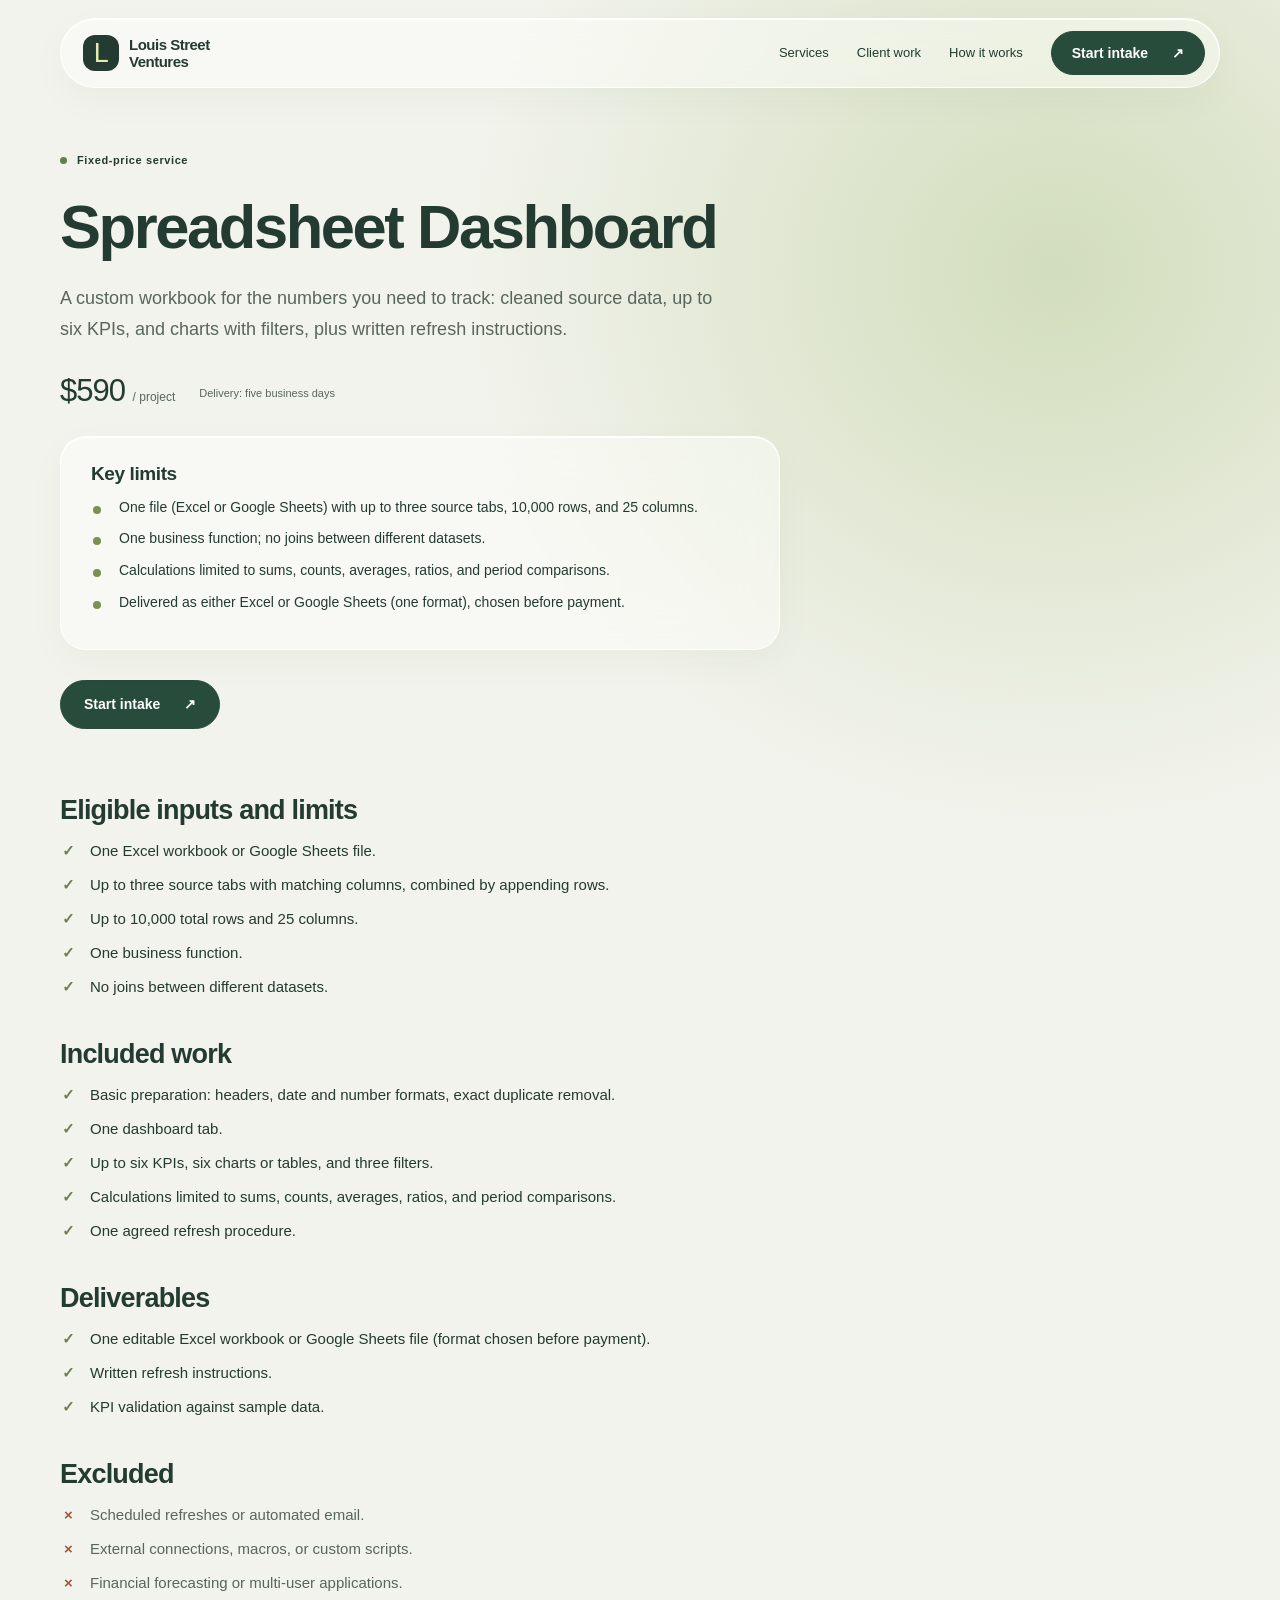
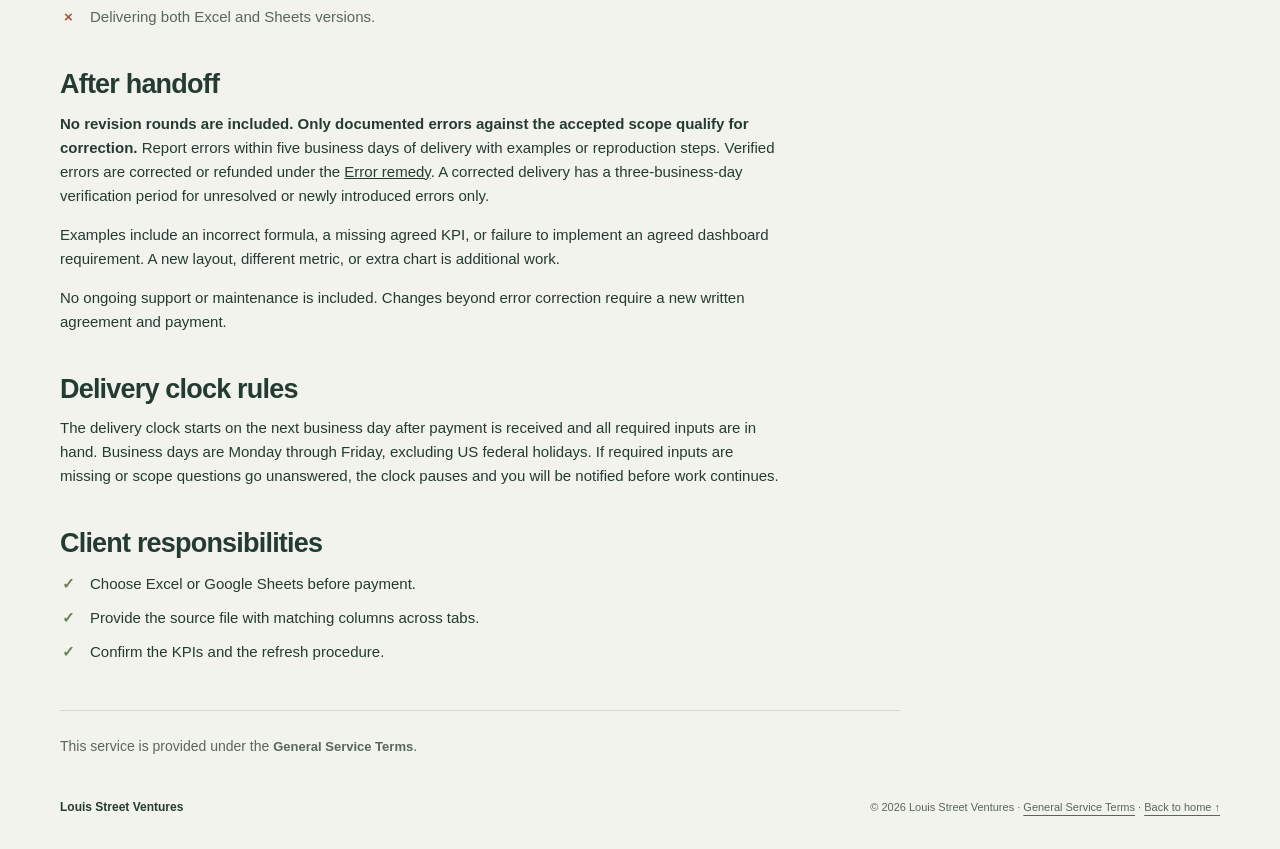
<file: services/spreadsheet-dashboard.html>
<!DOCTYPE html>
<html lang="en">
<head>
<meta charset="utf-8">
<meta name="viewport" content="width=device-width, initial-scale=1">
<meta name="theme-color" content="#f2f3ec">
<title>Spreadsheet Dashboard | Louis Street Ventures</title>
<meta name="description" content="Spreadsheet Dashboard: a custom Excel or Google Sheets dashboard with up to six KPIs. $590, five business days.">
<link rel="icon" href="data:image/svg+xml,%3Csvg xmlns='http://www.w3.org/2000/svg' viewBox='0 0 64 64'%3E%3Crect width='64' height='64' rx='18' fill='%23253e33'/%3E%3Cpath d='M20 17v30h25' fill='none' stroke='%23eff2ca' stroke-width='7'/%3E%3C/svg%3E">
<link rel="stylesheet" href="/site.css?v=3">
<style>
.page-hero{padding:64px 0 8px;max-width:840px}
.lede{color:var(--muted);font-size:18px;line-height:1.7;max-width:660px;margin:20px 0 0}
.price-row{display:flex;align-items:center;gap:24px;flex-wrap:wrap;margin:30px 0 4px}
.limits{border-radius:26px;padding:26px 30px;margin:28px 0 30px;max-width:720px}
.limits h2{font-size:19px;letter-spacing:-.4px;margin:0 0 12px}
.limits ul{margin:0;padding:0;list-style:none;font-size:14px}
.limits li{margin:10px 0;padding-left:28px;position:relative;line-height:1.55}
.limits li:before{content:"";position:absolute;left:2px;top:9px;width:8px;height:8px;border-radius:50%;background:#7d8f57}
.scope{max-width:840px;padding:18px 0 40px}
.scope h2{font-size:27px;letter-spacing:-.8px;margin:40px 0 12px}
.scope p{font-size:15px;max-width:720px}
.check{list-style:none;margin:14px 0;padding:0}
.check li{margin:10px 0;padding-left:30px;position:relative;font-size:15px;max-width:720px;line-height:1.6}
.check li:before{content:"✓";position:absolute;left:2px;color:#6c8153;font-weight:700}
.cross{list-style:none;margin:14px 0;padding:0}
.cross li{margin:10px 0;padding-left:30px;position:relative;font-size:15px;max-width:720px;line-height:1.6;color:var(--muted)}
.cross li:before{content:"×";position:absolute;left:4px;color:#a4553f;font-weight:700}
.terms-link{margin-top:46px;padding-top:24px;border-top:1px solid var(--line);font-size:14px;color:var(--muted)}
@media(max-width:680px){.page-hero{padding:44px 0 6px}.limits{padding:22px}}
</style>
</head>
<body>
<a class="skip" href="#main">Skip to content</a>
<header class="nav-shell wrap"><nav class="nav glass" aria-label="Main navigation"><a class="brand" href="/" aria-label="Louis Street Ventures home"><span class="mark" aria-hidden="true">L</span><span>Louis Street<br>Ventures</span></a><div class="nav-links"><a href="/#services">Services</a><a href="/#testimonials">Client work</a><a href="/#process">How it works</a><a class="button" href="/intake.html">Start intake <span aria-hidden="true">↗</span></a></div><details class="mobile-menu"><summary>Menu</summary><div class="mobile-links"><a href="/#services">Services</a><a href="/#testimonials">Client work</a><a href="/#process">How it works</a><a href="/intake.html">Start intake</a></div></details></nav></header>
<main id="main" class="wrap">
<div class="page-hero">
<div class="eyebrow"><span class="dot"></span> Fixed-price service</div>
<h1>Spreadsheet Dashboard</h1>
<p class="lede">A custom workbook for the numbers you need to track: cleaned source data, up to six KPIs, and charts with filters, plus written refresh instructions.</p>
<div class="price-row"><div class="price">$590 <small>/ project</small></div><div class="delivery">Delivery: five business days</div></div>
<aside class="limits glass" aria-label="Key limits">
<h2>Key limits</h2>
<ul>
<li>One file (Excel or Google Sheets) with up to three source tabs, 10,000 rows, and 25 columns.</li>
<li>One business function; no joins between different datasets.</li>
<li>Calculations limited to sums, counts, averages, ratios, and period comparisons.</li>
<li>Delivered as either Excel or Google Sheets (one format), chosen before payment.</li>
</ul>
</aside>
<div><a class="button" href="/intake.html?service=spreadsheet-dashboard">Start intake <span aria-hidden="true">↗</span></a></div>
</div>
<div class="scope">
<h2>Eligible inputs and limits</h2>
<ul class="check">
<li>One Excel workbook or Google Sheets file.</li>
<li>Up to three source tabs with matching columns, combined by appending rows.</li>
<li>Up to 10,000 total rows and 25 columns.</li>
<li>One business function.</li>
<li>No joins between different datasets.</li>
</ul>
<h2>Included work</h2>
<ul class="check">
<li>Basic preparation: headers, date and number formats, exact duplicate removal.</li>
<li>One dashboard tab.</li>
<li>Up to six KPIs, six charts or tables, and three filters.</li>
<li>Calculations limited to sums, counts, averages, ratios, and period comparisons.</li>
<li>One agreed refresh procedure.</li>
</ul>
<h2>Deliverables</h2>
<ul class="check">
<li>One editable Excel workbook or Google Sheets file (format chosen before payment).</li>
<li>Written refresh instructions.</li>
<li>KPI validation against sample data.</li>
</ul>
<h2>Excluded</h2>
<ul class="cross">
<li>Scheduled refreshes or automated email.</li>
<li>External connections, macros, or custom scripts.</li>
<li>Financial forecasting or multi-user applications.</li>
<li>Delivering both Excel and Sheets versions.</li>
</ul>
<h2>After handoff</h2>
<p><strong>No revision rounds are included. Only documented errors against the accepted scope qualify for correction.</strong> Report errors within five business days of delivery with examples or reproduction steps. Verified errors are corrected or refunded under the <a href="/service-terms.html#remedy">Error remedy</a>. A corrected delivery has a three-business-day verification period for unresolved or newly introduced errors only.</p>
<p>Examples include an incorrect formula, a missing agreed KPI, or failure to implement an agreed dashboard requirement. A new layout, different metric, or extra chart is additional work.</p>
<p>No ongoing support or maintenance is included. Changes beyond error correction require a new written agreement and payment.</p>
<h2>Delivery clock rules</h2>
<p>The delivery clock starts on the next business day after payment is received and all required inputs are in hand. Business days are Monday through Friday, excluding US federal holidays. If required inputs are missing or scope questions go unanswered, the clock pauses and you will be notified before work continues.</p>
<h2>Client responsibilities</h2>
<ul class="check">
<li>Choose Excel or Google Sheets before payment.</li>
<li>Provide the source file with matching columns across tabs.</li>
<li>Confirm the KPIs and the refresh procedure.</li>
</ul>
<div class="terms-link">This service is provided under the <a class="text-link" href="/service-terms.html">General Service Terms</a>.</div>
</div>
</main>
<footer class="wrap footer"><span class="footer-brand">Louis Street Ventures</span><span>© 2026 Louis Street Ventures · <a href="/service-terms.html">General Service Terms</a> · <a href="/">Back to home ↑</a></span></footer>
</body>
</html>
</file>
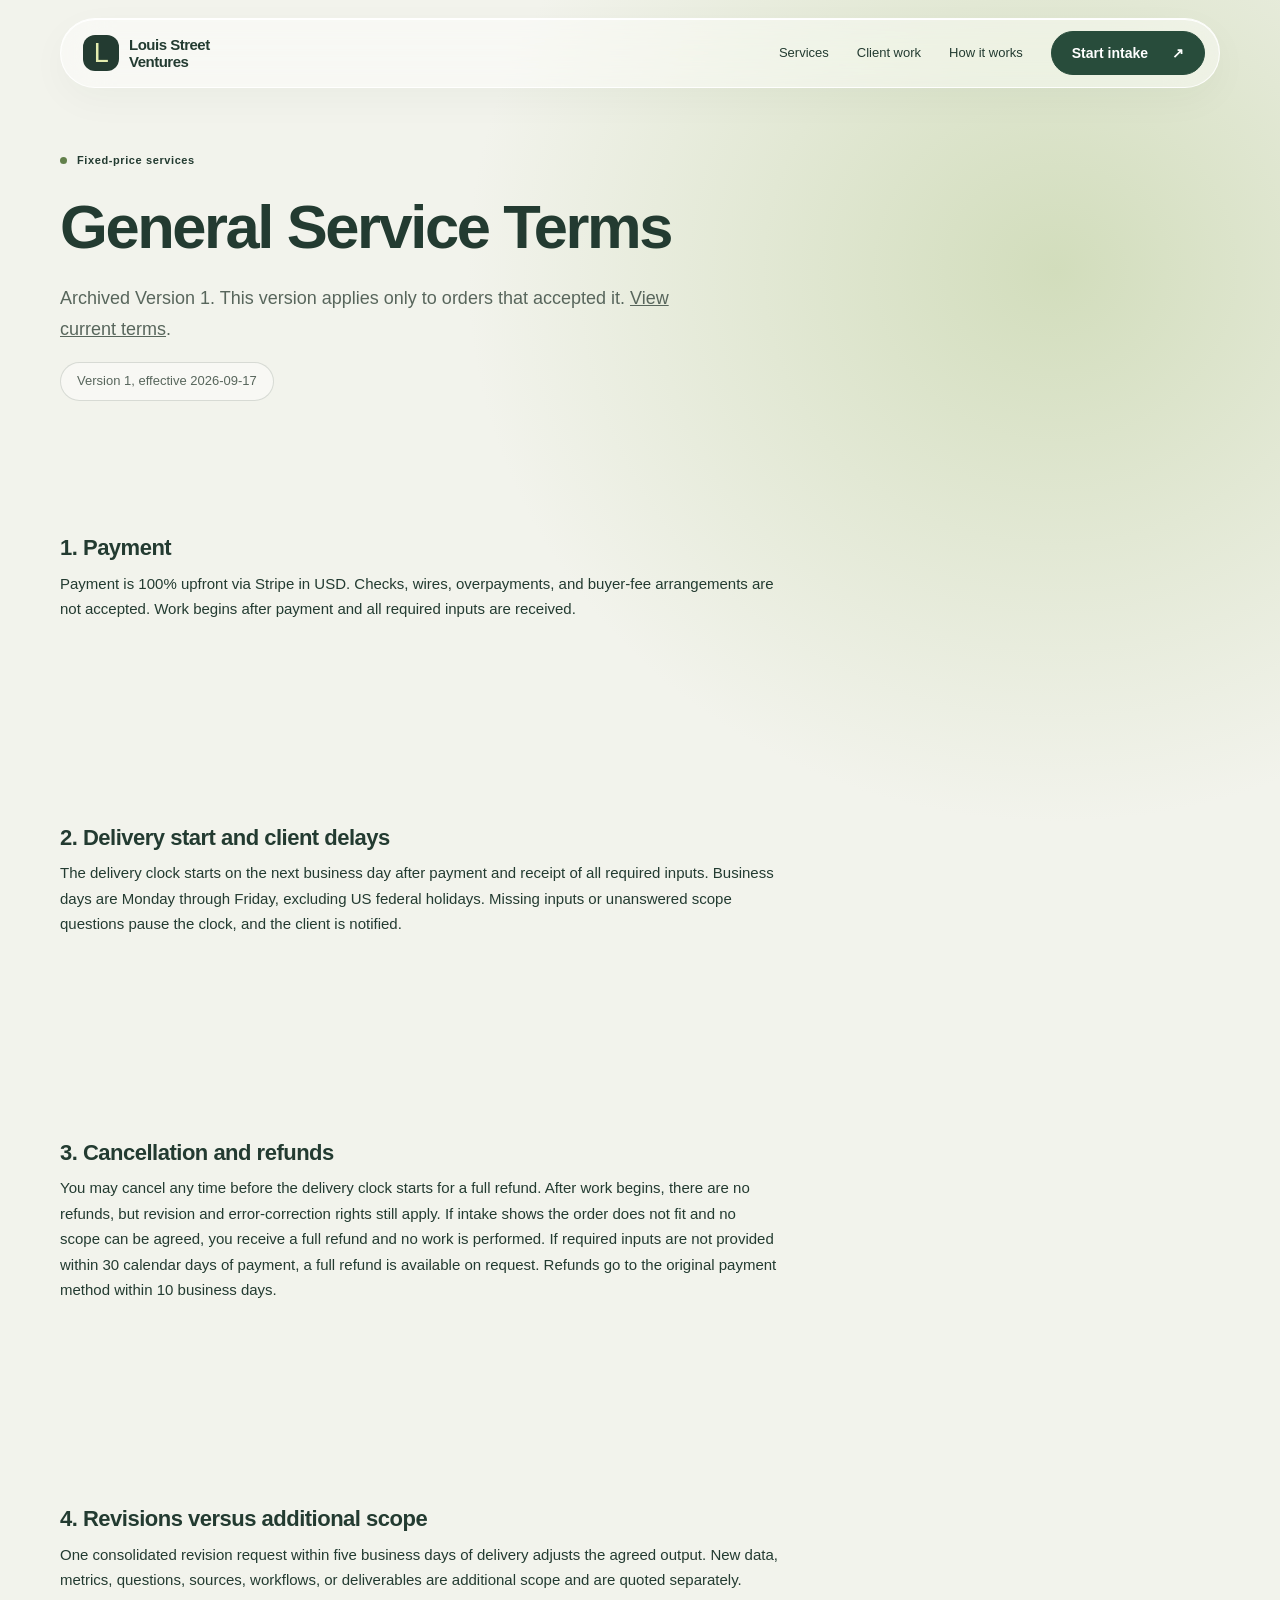
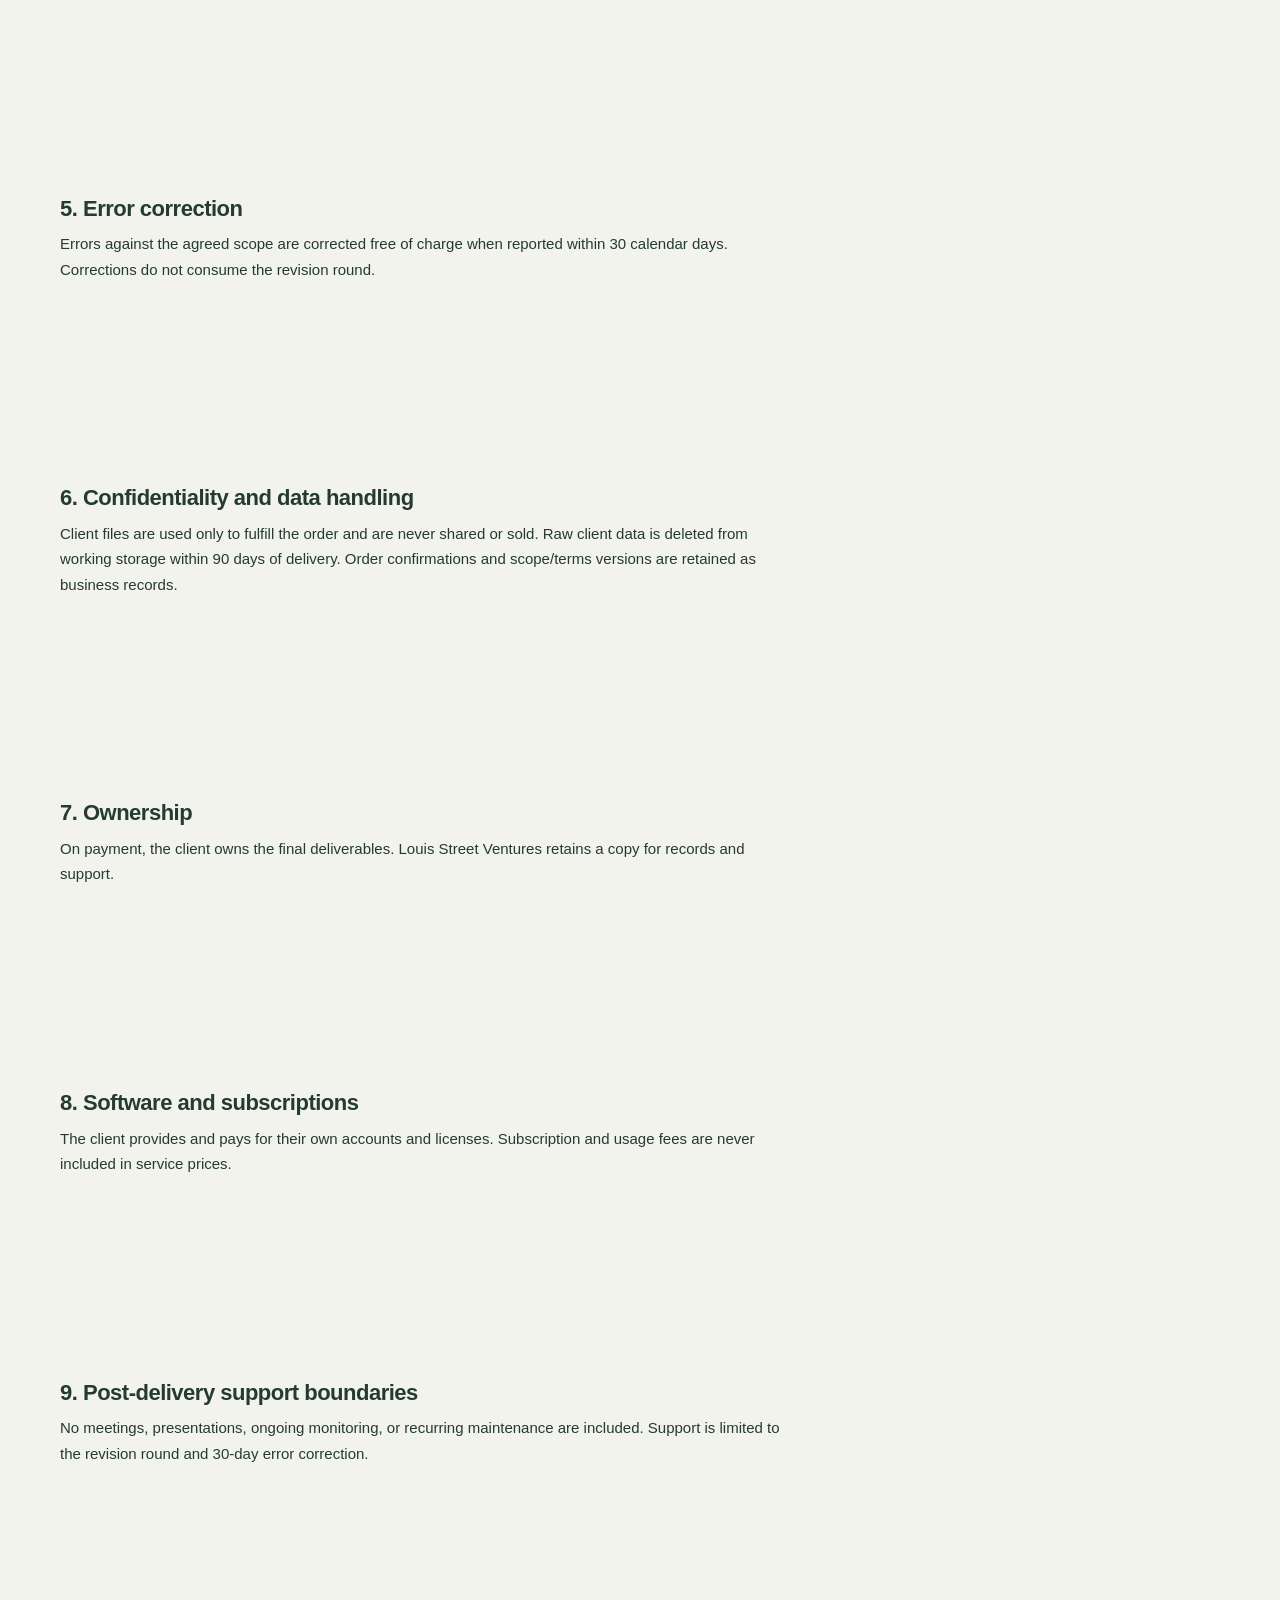
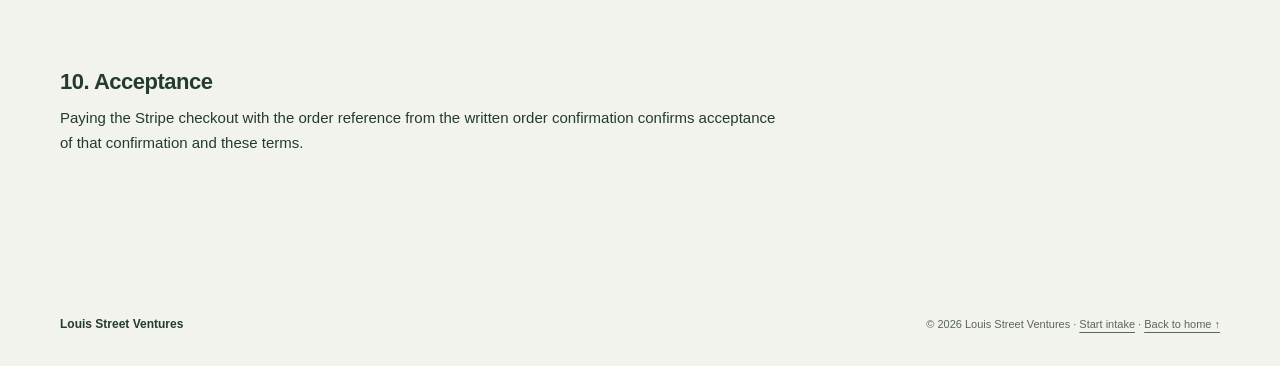
<file: terms/2026-09-17-v1.html>
<!DOCTYPE html>
<html lang="en">
<head>
<meta charset="utf-8">
<meta name="viewport" content="width=device-width, initial-scale=1">
<meta name="theme-color" content="#f2f3ec">
<title>General Service Terms | Louis Street Ventures</title>
<meta name="robots" content="noindex">
<meta name="description" content="General Service Terms for Louis Street Ventures fixed-price services. Version 1, effective 2026-09-17.">
<link rel="icon" href="data:image/svg+xml,%3Csvg xmlns='http://www.w3.org/2000/svg' viewBox='0 0 64 64'%3E%3Crect width='64' height='64' rx='18' fill='%23253e33'/%3E%3Cpath d='M20 17v30h25' fill='none' stroke='%23eff2ca' stroke-width='7'/%3E%3C/svg%3E">
<link rel="stylesheet" href="/site.css?v=3">
<style>
.page-hero{padding:64px 0 8px;max-width:840px}
.lede{color:var(--muted);font-size:18px;line-height:1.7;max-width:660px;margin:20px 0 0}
.version{display:inline-block;margin-top:18px;font-size:13px;color:var(--muted);border:1px solid var(--line);border-radius:100px;padding:8px 16px;background:#ffffff70}
.terms{max-width:840px;padding:26px 0 40px}
.terms section{margin:0 0 34px;max-width:720px}
.terms h2{font-size:22px;letter-spacing:-.5px;margin:0 0 10px}
.terms p{font-size:15px;line-height:1.7;margin:0}
@media(max-width:680px){.page-hero{padding:44px 0 6px}}
</style>
</head>
<body>
<a class="skip" href="#main">Skip to content</a>
<header class="nav-shell wrap"><nav class="nav glass" aria-label="Main navigation"><a class="brand" href="/" aria-label="Louis Street Ventures home"><span class="mark" aria-hidden="true">L</span><span>Louis Street<br>Ventures</span></a><div class="nav-links"><a href="/#services">Services</a><a href="/#testimonials">Client work</a><a href="/#process">How it works</a><a class="button" href="/intake.html">Start intake <span aria-hidden="true">↗</span></a></div><details class="mobile-menu"><summary>Menu</summary><div class="mobile-links"><a href="/#services">Services</a><a href="/#testimonials">Client work</a><a href="/#process">How it works</a><a href="/intake.html">Start intake</a></div></details></nav></header>
<main id="main" class="wrap">
<div class="page-hero">
<div class="eyebrow"><span class="dot"></span> Fixed-price services</div>
<h1>General Service Terms</h1>
<p class="lede">Archived Version 1. This version applies only to orders that accepted it. <a href="/service-terms.html">View current terms</a>.</p>
<p><span class="version">Version 1, effective 2026-09-17</span></p>
</div>
<div class="terms">
<section>
<h2>1. Payment</h2>
<p>Payment is 100% upfront via Stripe in USD. Checks, wires, overpayments, and buyer-fee arrangements are not accepted. Work begins after payment and all required inputs are received.</p>
</section>
<section>
<h2>2. Delivery start and client delays</h2>
<p>The delivery clock starts on the next business day after payment and receipt of all required inputs. Business days are Monday through Friday, excluding US federal holidays. Missing inputs or unanswered scope questions pause the clock, and the client is notified.</p>
</section>
<section>
<h2>3. Cancellation and refunds</h2>
<p>You may cancel any time before the delivery clock starts for a full refund. After work begins, there are no refunds, but revision and error-correction rights still apply. If intake shows the order does not fit and no scope can be agreed, you receive a full refund and no work is performed. If required inputs are not provided within 30 calendar days of payment, a full refund is available on request. Refunds go to the original payment method within 10 business days.</p>
</section>
<section>
<h2>4. Revisions versus additional scope</h2>
<p>One consolidated revision request within five business days of delivery adjusts the agreed output. New data, metrics, questions, sources, workflows, or deliverables are additional scope and are quoted separately.</p>
</section>
<section>
<h2>5. Error correction</h2>
<p>Errors against the agreed scope are corrected free of charge when reported within 30 calendar days. Corrections do not consume the revision round.</p>
</section>
<section>
<h2>6. Confidentiality and data handling</h2>
<p>Client files are used only to fulfill the order and are never shared or sold. Raw client data is deleted from working storage within 90 days of delivery. Order confirmations and scope/terms versions are retained as business records.</p>
</section>
<section>
<h2>7. Ownership</h2>
<p>On payment, the client owns the final deliverables. Louis Street Ventures retains a copy for records and support.</p>
</section>
<section>
<h2>8. Software and subscriptions</h2>
<p>The client provides and pays for their own accounts and licenses. Subscription and usage fees are never included in service prices.</p>
</section>
<section>
<h2>9. Post-delivery support boundaries</h2>
<p>No meetings, presentations, ongoing monitoring, or recurring maintenance are included. Support is limited to the revision round and 30-day error correction.</p>
</section>
<section>
<h2>10. Acceptance</h2>
<p>Paying the Stripe checkout with the order reference from the written order confirmation confirms acceptance of that confirmation and these terms.</p>
</section>
</div>
</main>
<footer class="wrap footer"><span class="footer-brand">Louis Street Ventures</span><span>© 2026 Louis Street Ventures · <a href="/intake.html">Start intake</a> · <a href="/">Back to home ↑</a></span></footer>
</body>
</html>
</file>
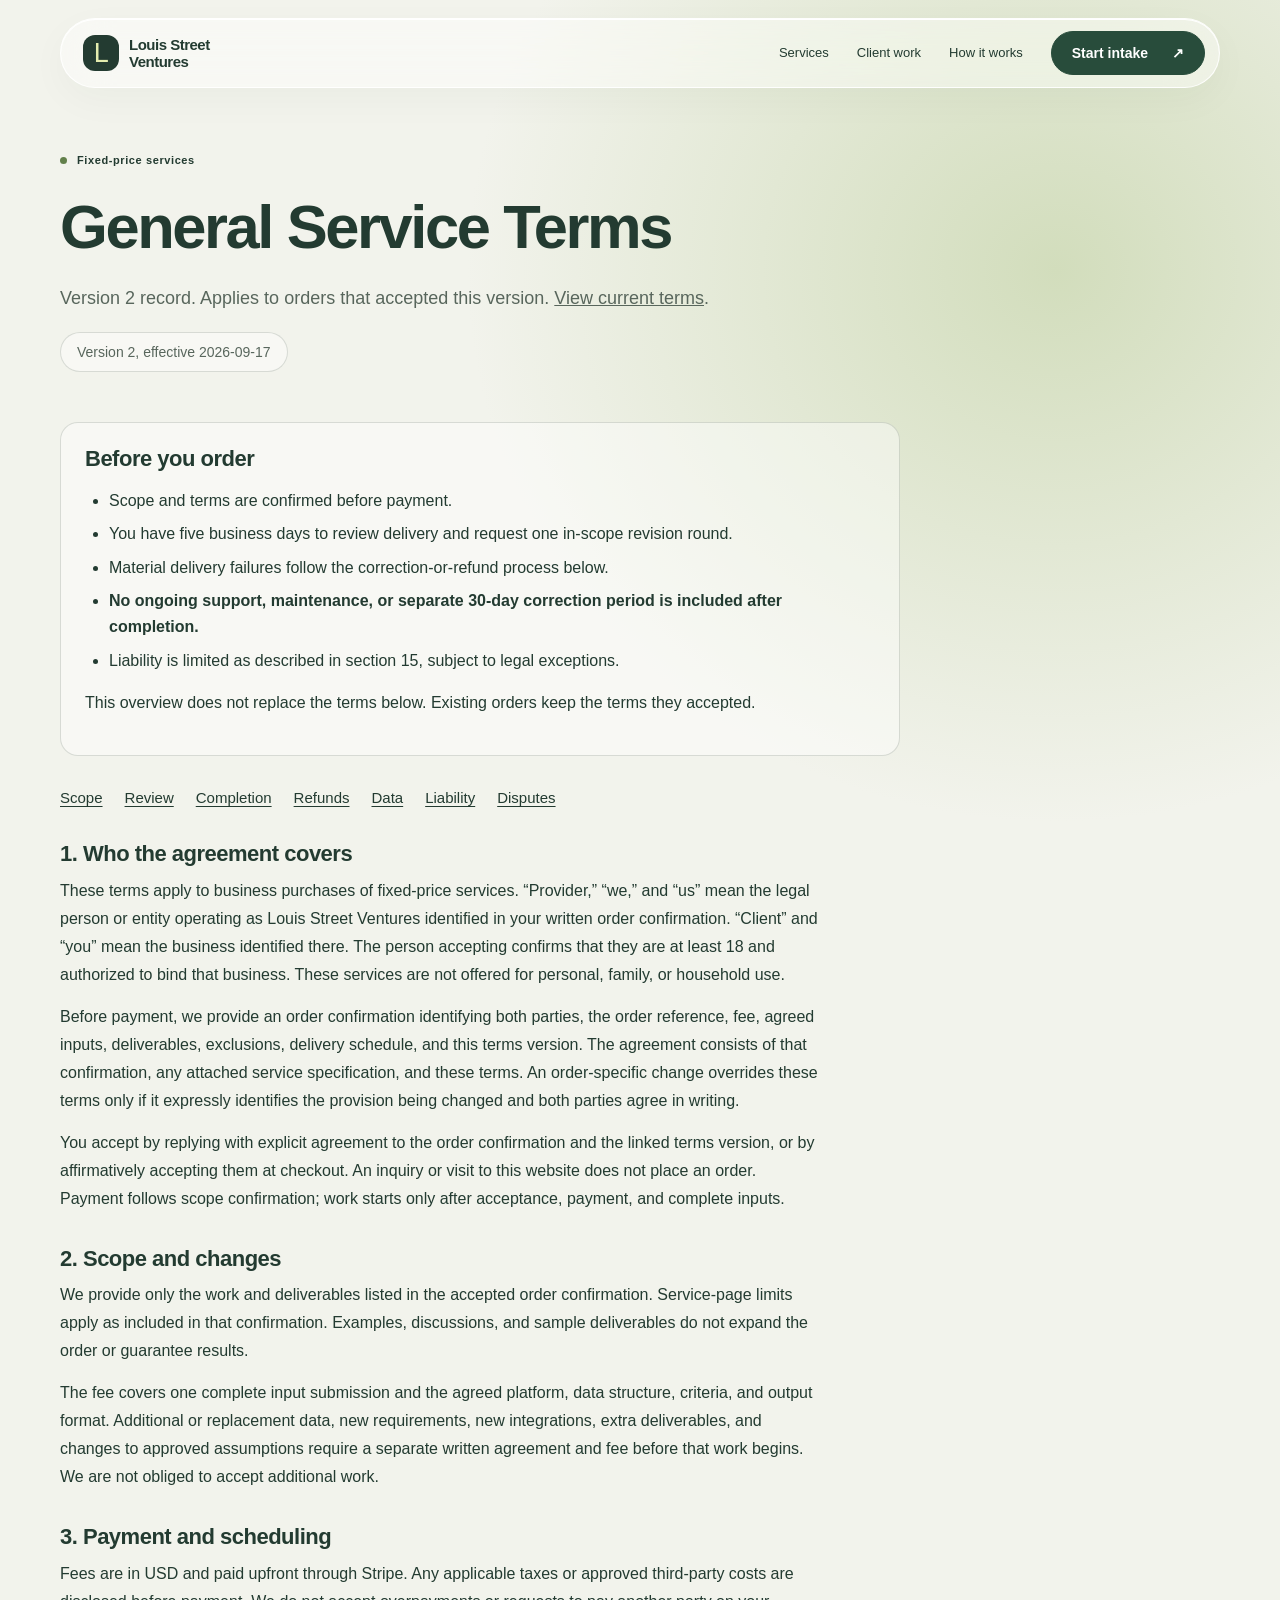
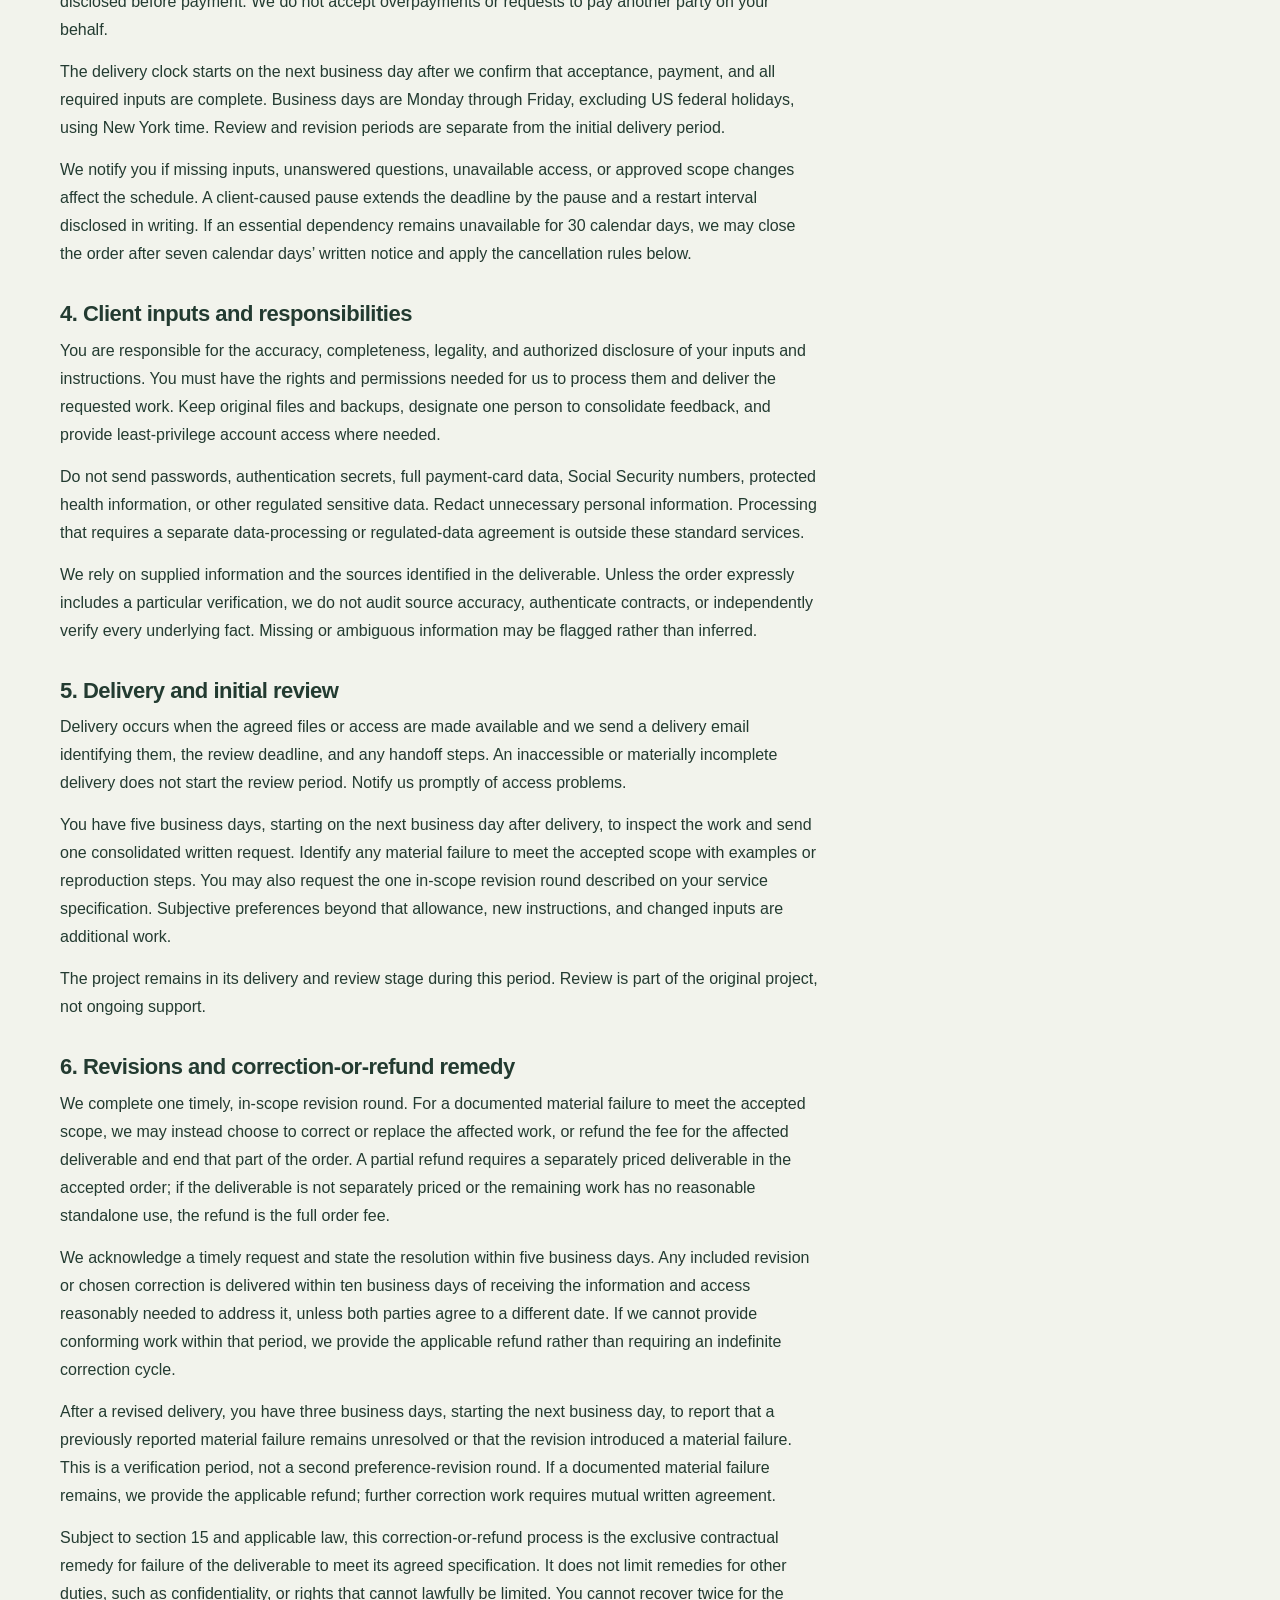
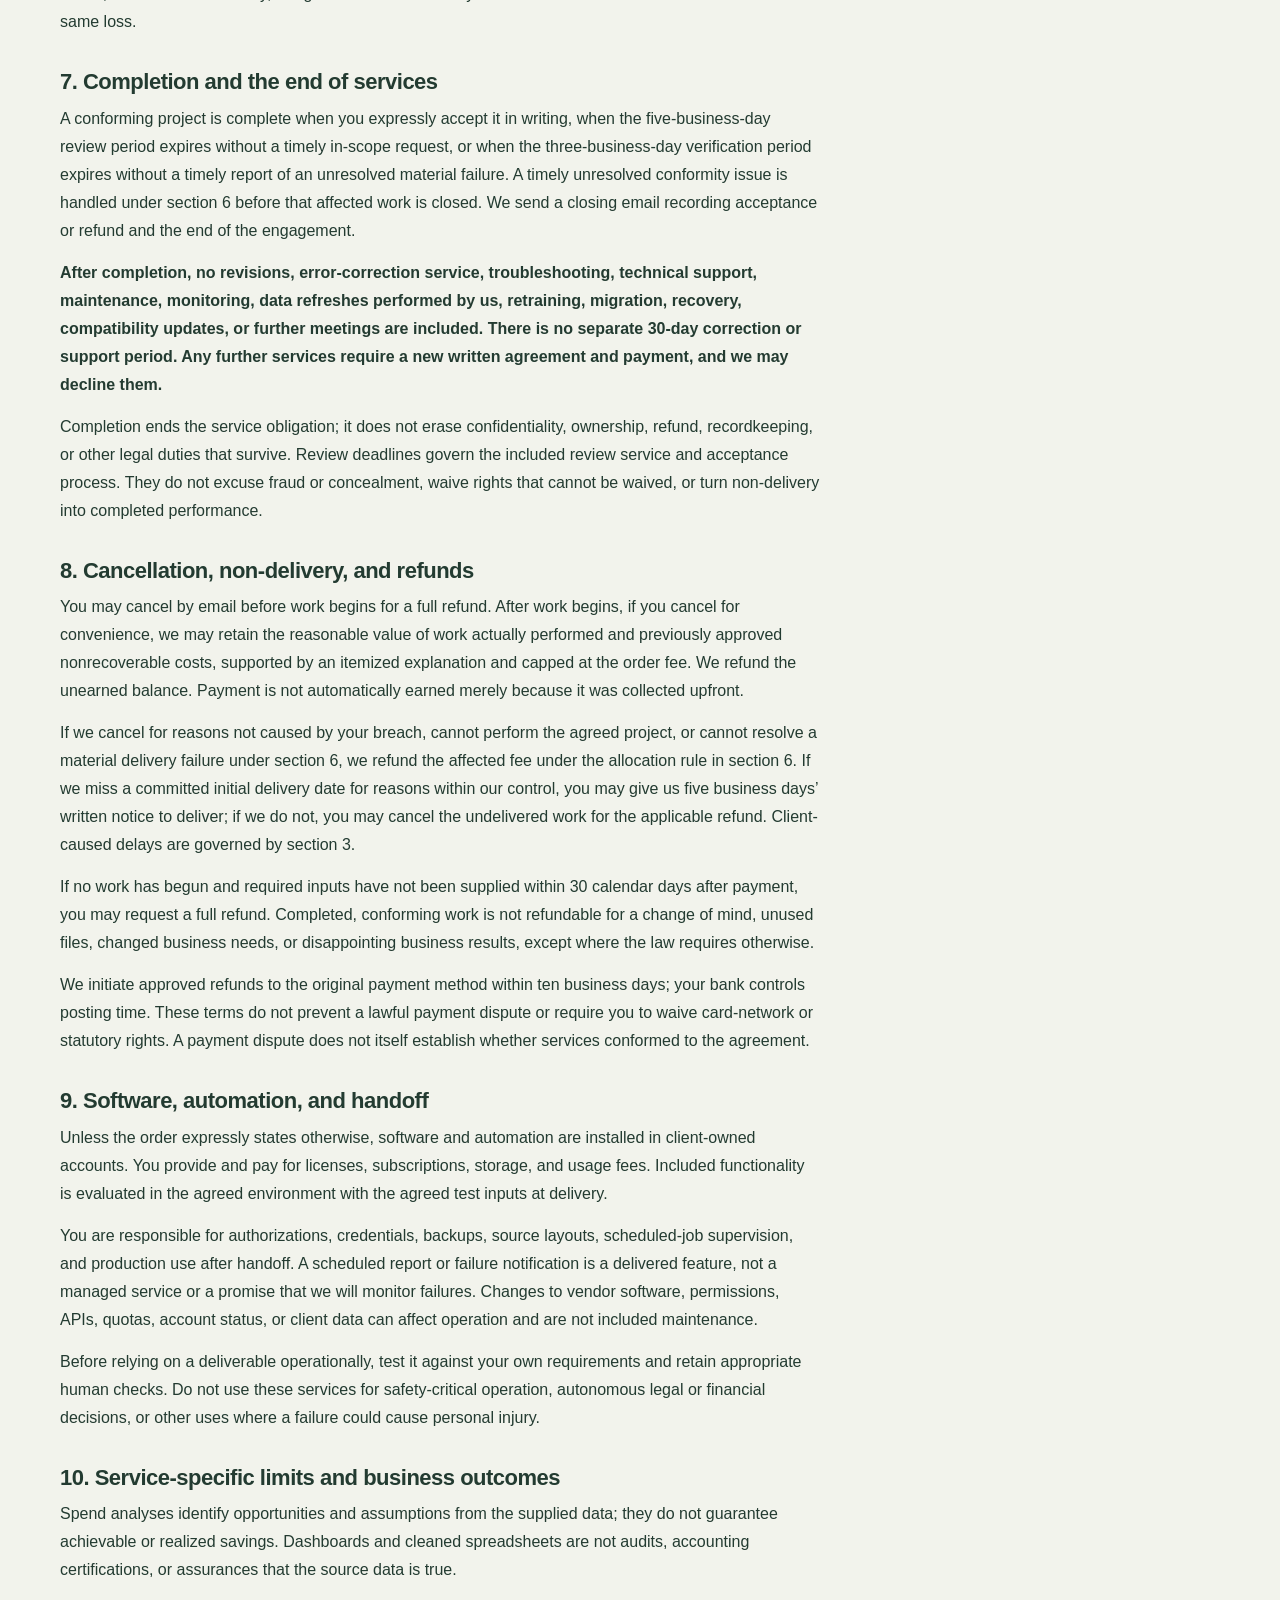
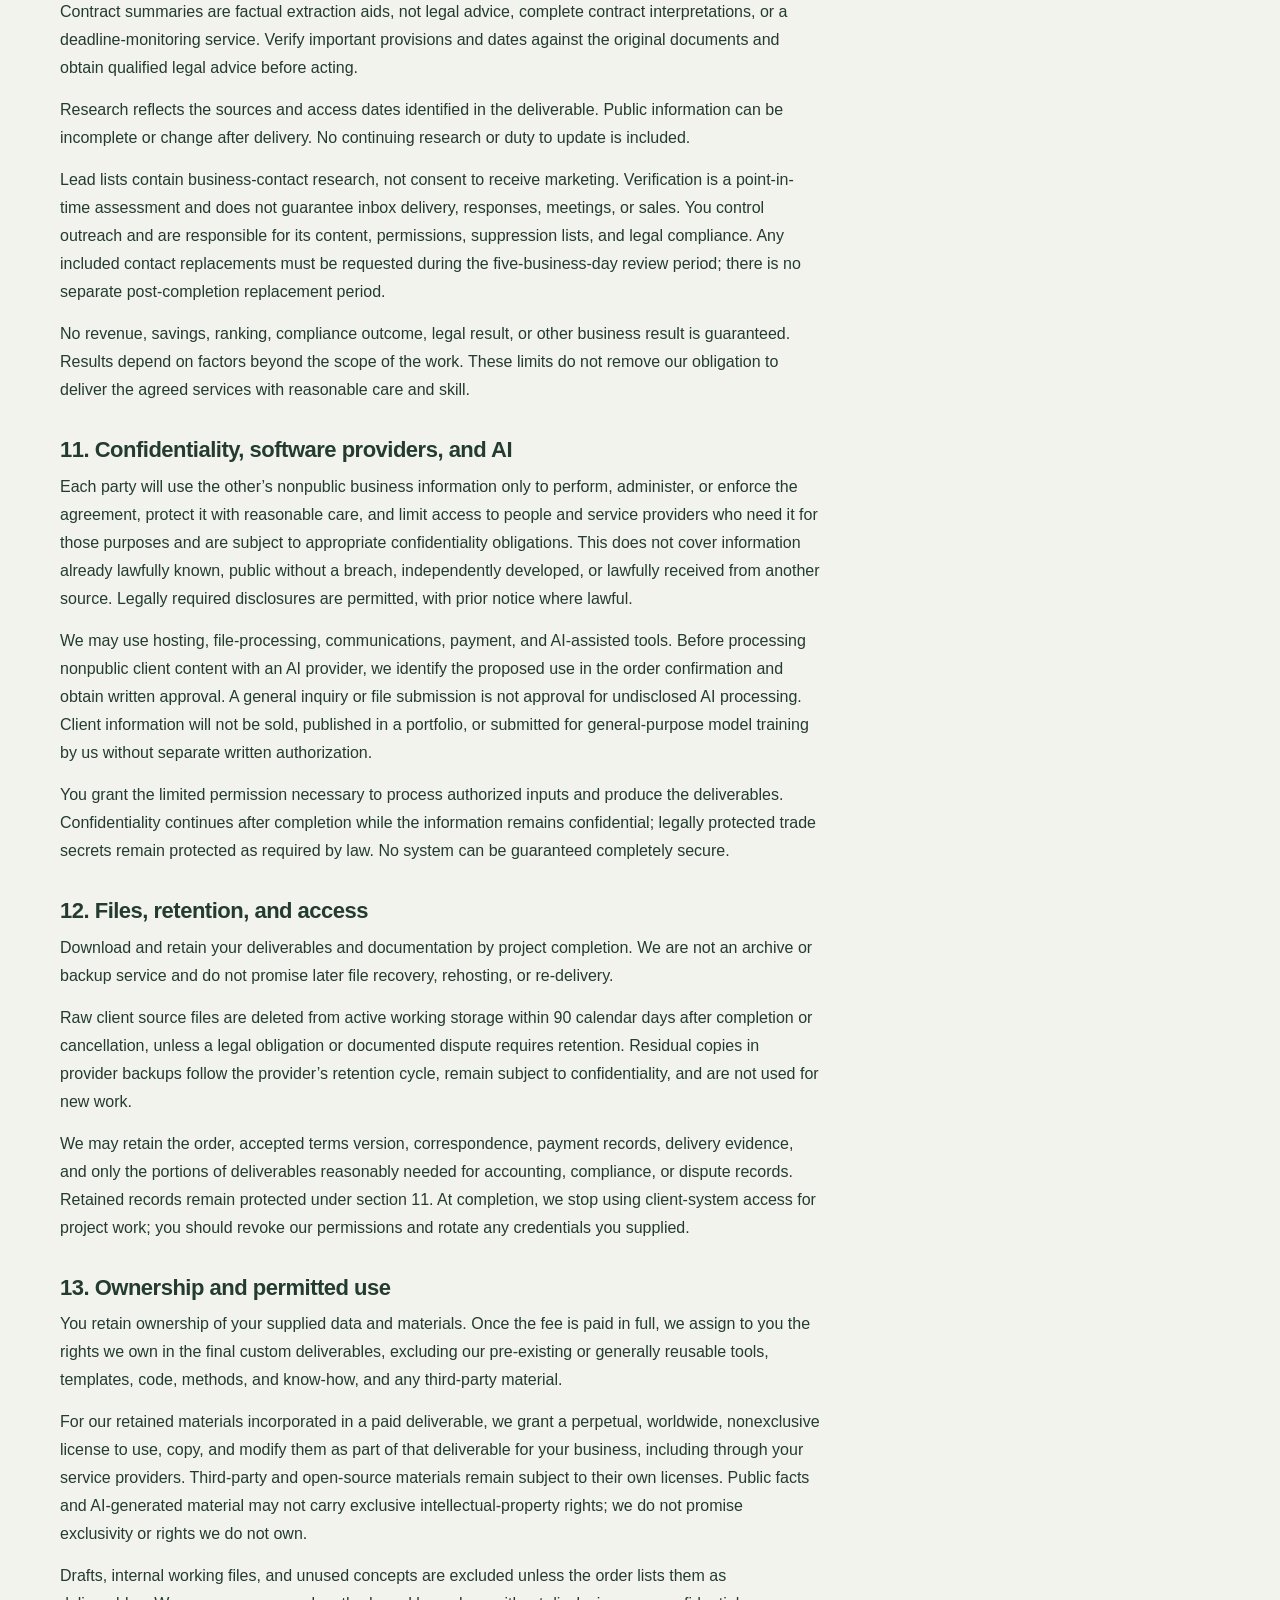
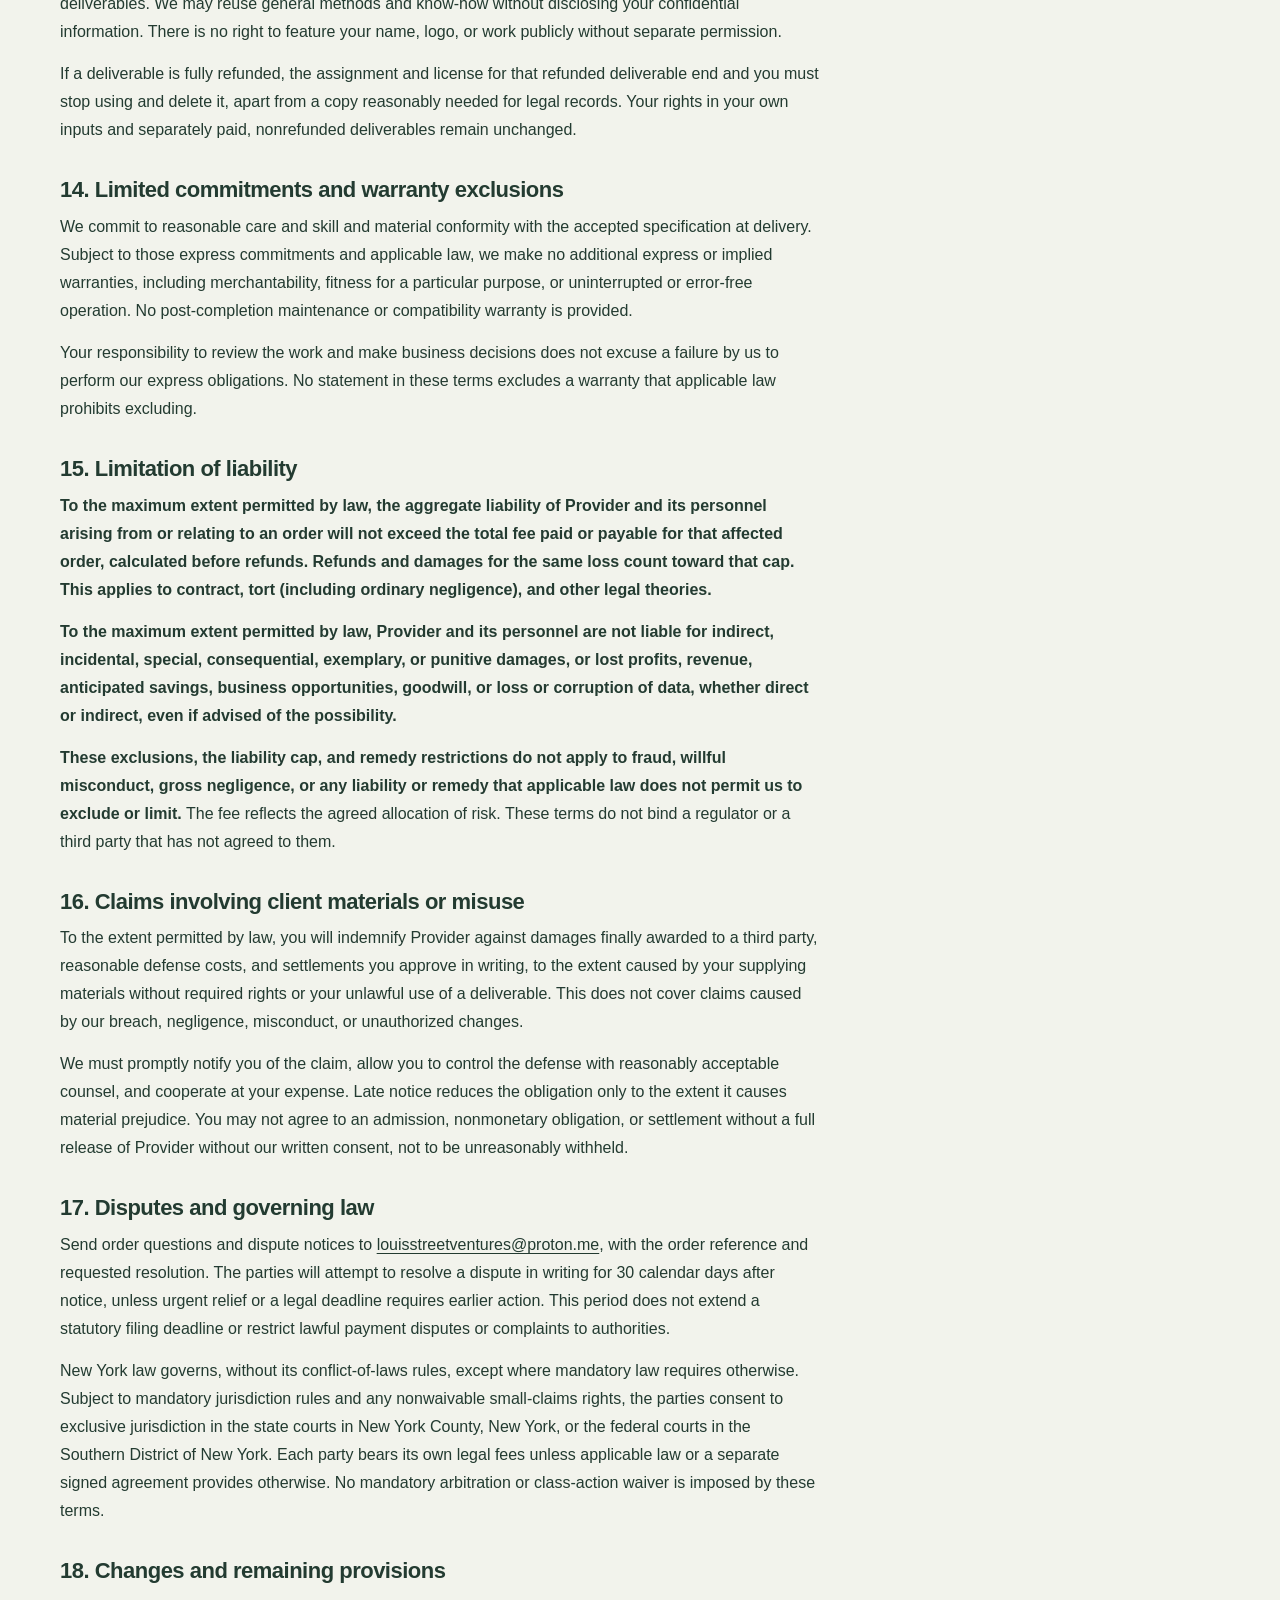
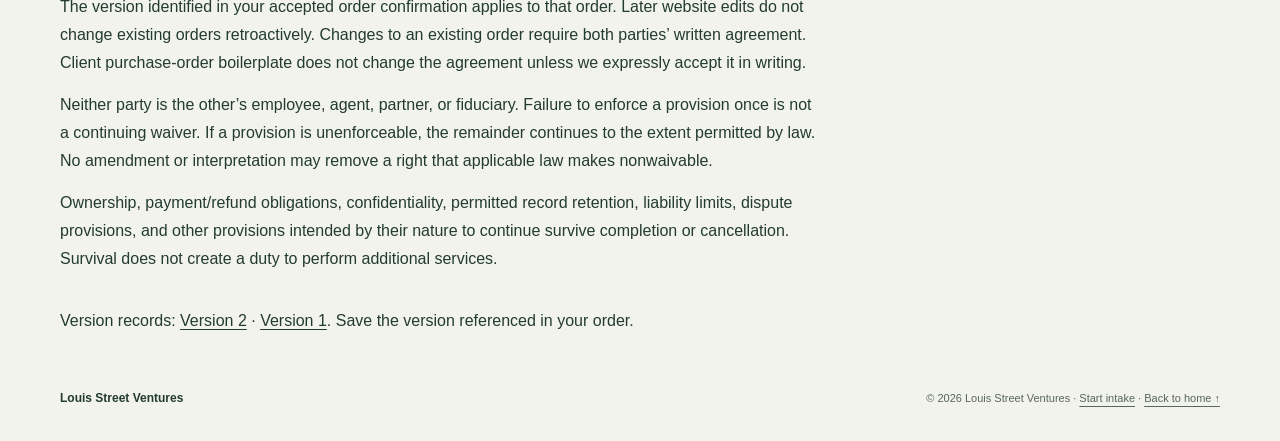
<file: terms/2026-09-17-v2.html>
<!DOCTYPE html>
<html lang="en">
<head>
<meta charset="utf-8">
<meta name="viewport" content="width=device-width, initial-scale=1">
<meta name="theme-color" content="#f2f3ec">
<title>General Service Terms | Louis Street Ventures</title>
<meta name="robots" content="noindex">
<meta name="description" content="General Service Terms for Louis Street Ventures fixed-price services. Version 2, effective 2026-09-17. Defined review, completion, and support boundaries.">
<link rel="icon" href="data:image/svg+xml,%3Csvg xmlns='http://www.w3.org/2000/svg' viewBox='0 0 64 64'%3E%3Crect width='64' height='64' rx='18' fill='%23253e33'/%3E%3Cpath d='M20 17v30h25' fill='none' stroke='%23eff2ca' stroke-width='7'/%3E%3C/svg%3E">
<link rel="stylesheet" href="/site.css?v=3">
<style>
.page-hero{padding:64px 0 8px;max-width:840px}
.lede{color:var(--muted);font-size:18px;line-height:1.7;max-width:660px;margin:20px 0 0}
.version{display:inline-block;margin-top:18px;font-size:13px;color:var(--muted);border:1px solid var(--line);border-radius:100px;padding:8px 16px;background:#ffffff70}
.terms{max-width:840px;padding:26px 0 40px}
.terms section{margin:0 0 34px;max-width:760px;padding:0;scroll-margin-top:120px}
.terms h2{font-size:22px;letter-spacing:-.5px;margin:0 0 10px}
.terms p{font-size:16px;line-height:1.75;margin:0 0 14px}.terms ul{padding-left:24px}.terms li{margin:8px 0}.terms a{overflow-wrap:anywhere;text-underline-offset:3px}.terms-overview{padding:24px;border:1px solid var(--line);border-radius:18px;background:#ffffff70;margin-bottom:30px}.terms-overview h2{margin-top:0}.terms-nav{display:flex;gap:12px 22px;flex-wrap:wrap;margin:0 0 32px;font-size:15px}.version{font-size:14px}
@media(max-width:680px){.page-hero{padding:44px 0 6px}}
</style>
</head>
<body>
<a class="skip" href="#main">Skip to content</a>
<header class="nav-shell wrap"><nav class="nav glass" aria-label="Main navigation"><a class="brand" href="/" aria-label="Louis Street Ventures home"><span class="mark" aria-hidden="true">L</span><span>Louis Street<br>Ventures</span></a><div class="nav-links"><a href="/#services">Services</a><a href="/#testimonials">Client work</a><a href="/#process">How it works</a><a class="button" href="/intake.html">Start intake <span aria-hidden="true">↗</span></a></div><details class="mobile-menu"><summary>Menu</summary><div class="mobile-links"><a href="/#services">Services</a><a href="/#testimonials">Client work</a><a href="/#process">How it works</a><a href="/intake.html">Start intake</a></div></details></nav></header>
<main id="main" class="wrap">
<div class="page-hero">
<div class="eyebrow"><span class="dot"></span> Fixed-price services</div>
<h1>General Service Terms</h1>
<p class="lede">Version 2 record. Applies to orders that accepted this version. <a href="/service-terms.html">View current terms</a>.</p>
<p><span class="version">Version 2, effective 2026-09-17</span></p>
</div>
<div class="terms">
<aside class="terms-overview" aria-labelledby="overview-heading">
<h2 id="overview-heading">Before you order</h2>
<ul><li>Scope and terms are confirmed before payment.</li><li>You have five business days to review delivery and request one in-scope revision round.</li><li>Material delivery failures follow the correction-or-refund process below.</li><li><strong>No ongoing support, maintenance, or separate 30-day correction period is included after completion.</strong></li><li>Liability is limited as described in section 15, subject to legal exceptions.</li></ul>
<p>This overview does not replace the terms below. Existing orders keep the terms they accepted.</p>
</aside>
<nav class="terms-nav" aria-label="Jump to service terms"><a href="#scope">Scope</a><a href="#delivery">Review</a><a href="#completion">Completion</a><a href="#cancellation">Refunds</a><a href="#confidentiality">Data</a><a href="#liability">Liability</a><a href="#disputes">Disputes</a></nav>
<section id="agreement">
<h2>1. Who the agreement covers</h2>
<p>These terms apply to business purchases of fixed-price services. “Provider,” “we,” and “us” mean the legal person or entity operating as Louis Street Ventures identified in your written order confirmation. “Client” and “you” mean the business identified there. The person accepting confirms that they are at least 18 and authorized to bind that business. These services are not offered for personal, family, or household use.</p>
<p>Before payment, we provide an order confirmation identifying both parties, the order reference, fee, agreed inputs, deliverables, exclusions, delivery schedule, and this terms version. The agreement consists of that confirmation, any attached service specification, and these terms. An order-specific change overrides these terms only if it expressly identifies the provision being changed and both parties agree in writing.</p>
<p>You accept by replying with explicit agreement to the order confirmation and the linked terms version, or by affirmatively accepting them at checkout. An inquiry or visit to this website does not place an order. Payment follows scope confirmation; work starts only after acceptance, payment, and complete inputs.</p>
</section>
<section id="scope">
<h2>2. Scope and changes</h2>
<p>We provide only the work and deliverables listed in the accepted order confirmation. Service-page limits apply as included in that confirmation. Examples, discussions, and sample deliverables do not expand the order or guarantee results.</p>
<p>The fee covers one complete input submission and the agreed platform, data structure, criteria, and output format. Additional or replacement data, new requirements, new integrations, extra deliverables, and changes to approved assumptions require a separate written agreement and fee before that work begins. We are not obliged to accept additional work.</p>
</section>
<section id="payment">
<h2>3. Payment and scheduling</h2>
<p>Fees are in USD and paid upfront through Stripe. Any applicable taxes or approved third-party costs are disclosed before payment. We do not accept overpayments or requests to pay another party on your behalf.</p>
<p>The delivery clock starts on the next business day after we confirm that acceptance, payment, and all required inputs are complete. Business days are Monday through Friday, excluding US federal holidays, using New York time. Review and revision periods are separate from the initial delivery period.</p>
<p>We notify you if missing inputs, unanswered questions, unavailable access, or approved scope changes affect the schedule. A client-caused pause extends the deadline by the pause and a restart interval disclosed in writing. If an essential dependency remains unavailable for 30 calendar days, we may close the order after seven calendar days’ written notice and apply the cancellation rules below.</p>
</section>
<section id="client">
<h2>4. Client inputs and responsibilities</h2>
<p>You are responsible for the accuracy, completeness, legality, and authorized disclosure of your inputs and instructions. You must have the rights and permissions needed for us to process them and deliver the requested work. Keep original files and backups, designate one person to consolidate feedback, and provide least-privilege account access where needed.</p>
<p>Do not send passwords, authentication secrets, full payment-card data, Social Security numbers, protected health information, or other regulated sensitive data. Redact unnecessary personal information. Processing that requires a separate data-processing or regulated-data agreement is outside these standard services.</p>
<p>We rely on supplied information and the sources identified in the deliverable. Unless the order expressly includes a particular verification, we do not audit source accuracy, authenticate contracts, or independently verify every underlying fact. Missing or ambiguous information may be flagged rather than inferred.</p>
</section>
<section id="delivery">
<h2>5. Delivery and initial review</h2>
<p>Delivery occurs when the agreed files or access are made available and we send a delivery email identifying them, the review deadline, and any handoff steps. An inaccessible or materially incomplete delivery does not start the review period. Notify us promptly of access problems.</p>
<p>You have five business days, starting on the next business day after delivery, to inspect the work and send one consolidated written request. Identify any material failure to meet the accepted scope with examples or reproduction steps. You may also request the one in-scope revision round described on your service specification. Subjective preferences beyond that allowance, new instructions, and changed inputs are additional work.</p>
<p>The project remains in its delivery and review stage during this period. Review is part of the original project, not ongoing support.</p>
</section>
<section id="remedy">
<h2>6. Revisions and correction-or-refund remedy</h2>
<p>We complete one timely, in-scope revision round. For a documented material failure to meet the accepted scope, we may instead choose to correct or replace the affected work, or refund the fee for the affected deliverable and end that part of the order. A partial refund requires a separately priced deliverable in the accepted order; if the deliverable is not separately priced or the remaining work has no reasonable standalone use, the refund is the full order fee.</p>
<p>We acknowledge a timely request and state the resolution within five business days. Any included revision or chosen correction is delivered within ten business days of receiving the information and access reasonably needed to address it, unless both parties agree to a different date. If we cannot provide conforming work within that period, we provide the applicable refund rather than requiring an indefinite correction cycle.</p>
<p>After a revised delivery, you have three business days, starting the next business day, to report that a previously reported material failure remains unresolved or that the revision introduced a material failure. This is a verification period, not a second preference-revision round. If a documented material failure remains, we provide the applicable refund; further correction work requires mutual written agreement.</p>
<p>Subject to section 15 and applicable law, this correction-or-refund process is the exclusive contractual remedy for failure of the deliverable to meet its agreed specification. It does not limit remedies for other duties, such as confidentiality, or rights that cannot lawfully be limited. You cannot recover twice for the same loss.</p>
</section>
<section id="completion">
<h2>7. Completion and the end of services</h2>
<p>A conforming project is complete when you expressly accept it in writing, when the five-business-day review period expires without a timely in-scope request, or when the three-business-day verification period expires without a timely report of an unresolved material failure. A timely unresolved conformity issue is handled under section 6 before that affected work is closed. We send a closing email recording acceptance or refund and the end of the engagement.</p>
<p><strong>After completion, no revisions, error-correction service, troubleshooting, technical support, maintenance, monitoring, data refreshes performed by us, retraining, migration, recovery, compatibility updates, or further meetings are included. There is no separate 30-day correction or support period. Any further services require a new written agreement and payment, and we may decline them.</strong></p>
<p>Completion ends the service obligation; it does not erase confidentiality, ownership, refund, recordkeeping, or other legal duties that survive. Review deadlines govern the included review service and acceptance process. They do not excuse fraud or concealment, waive rights that cannot be waived, or turn non-delivery into completed performance.</p>
</section>
<section id="cancellation">
<h2>8. Cancellation, non-delivery, and refunds</h2>
<p>You may cancel by email before work begins for a full refund. After work begins, if you cancel for convenience, we may retain the reasonable value of work actually performed and previously approved nonrecoverable costs, supported by an itemized explanation and capped at the order fee. We refund the unearned balance. Payment is not automatically earned merely because it was collected upfront.</p>
<p>If we cancel for reasons not caused by your breach, cannot perform the agreed project, or cannot resolve a material delivery failure under section 6, we refund the affected fee under the allocation rule in section 6. If we miss a committed initial delivery date for reasons within our control, you may give us five business days’ written notice to deliver; if we do not, you may cancel the undelivered work for the applicable refund. Client-caused delays are governed by section 3.</p>
<p>If no work has begun and required inputs have not been supplied within 30 calendar days after payment, you may request a full refund. Completed, conforming work is not refundable for a change of mind, unused files, changed business needs, or disappointing business results, except where the law requires otherwise.</p>
<p>We initiate approved refunds to the original payment method within ten business days; your bank controls posting time. These terms do not prevent a lawful payment dispute or require you to waive card-network or statutory rights. A payment dispute does not itself establish whether services conformed to the agreement.</p>
</section>
<section id="automation">
<h2>9. Software, automation, and handoff</h2>
<p>Unless the order expressly states otherwise, software and automation are installed in client-owned accounts. You provide and pay for licenses, subscriptions, storage, and usage fees. Included functionality is evaluated in the agreed environment with the agreed test inputs at delivery.</p>
<p>You are responsible for authorizations, credentials, backups, source layouts, scheduled-job supervision, and production use after handoff. A scheduled report or failure notification is a delivered feature, not a managed service or a promise that we will monitor failures. Changes to vendor software, permissions, APIs, quotas, account status, or client data can affect operation and are not included maintenance.</p>
<p>Before relying on a deliverable operationally, test it against your own requirements and retain appropriate human checks. Do not use these services for safety-critical operation, autonomous legal or financial decisions, or other uses where a failure could cause personal injury.</p>
</section>
<section id="reliance">
<h2>10. Service-specific limits and business outcomes</h2>
<p>Spend analyses identify opportunities and assumptions from the supplied data; they do not guarantee achievable or realized savings. Dashboards and cleaned spreadsheets are not audits, accounting certifications, or assurances that the source data is true.</p>
<p>Contract summaries are factual extraction aids, not legal advice, complete contract interpretations, or a deadline-monitoring service. Verify important provisions and dates against the original documents and obtain qualified legal advice before acting.</p>
<p>Research reflects the sources and access dates identified in the deliverable. Public information can be incomplete or change after delivery. No continuing research or duty to update is included.</p>
<p>Lead lists contain business-contact research, not consent to receive marketing. Verification is a point-in-time assessment and does not guarantee inbox delivery, responses, meetings, or sales. You control outreach and are responsible for its content, permissions, suppression lists, and legal compliance. Any included contact replacements must be requested during the five-business-day review period; there is no separate post-completion replacement period.</p>
<p>No revenue, savings, ranking, compliance outcome, legal result, or other business result is guaranteed. Results depend on factors beyond the scope of the work. These limits do not remove our obligation to deliver the agreed services with reasonable care and skill.</p>
</section>
<section id="confidentiality">
<h2>11. Confidentiality, software providers, and AI</h2>
<p>Each party will use the other’s nonpublic business information only to perform, administer, or enforce the agreement, protect it with reasonable care, and limit access to people and service providers who need it for those purposes and are subject to appropriate confidentiality obligations. This does not cover information already lawfully known, public without a breach, independently developed, or lawfully received from another source. Legally required disclosures are permitted, with prior notice where lawful.</p>
<p>We may use hosting, file-processing, communications, payment, and AI-assisted tools. Before processing nonpublic client content with an AI provider, we identify the proposed use in the order confirmation and obtain written approval. A general inquiry or file submission is not approval for undisclosed AI processing. Client information will not be sold, published in a portfolio, or submitted for general-purpose model training by us without separate written authorization.</p>
<p>You grant the limited permission necessary to process authorized inputs and produce the deliverables. Confidentiality continues after completion while the information remains confidential; legally protected trade secrets remain protected as required by law. No system can be guaranteed completely secure.</p>
</section>
<section id="records">
<h2>12. Files, retention, and access</h2>
<p>Download and retain your deliverables and documentation by project completion. We are not an archive or backup service and do not promise later file recovery, rehosting, or re-delivery.</p>
<p>Raw client source files are deleted from active working storage within 90 calendar days after completion or cancellation, unless a legal obligation or documented dispute requires retention. Residual copies in provider backups follow the provider’s retention cycle, remain subject to confidentiality, and are not used for new work.</p>
<p>We may retain the order, accepted terms version, correspondence, payment records, delivery evidence, and only the portions of deliverables reasonably needed for accounting, compliance, or dispute records. Retained records remain protected under section 11. At completion, we stop using client-system access for project work; you should revoke our permissions and rotate any credentials you supplied.</p>
</section>
<section id="ownership">
<h2>13. Ownership and permitted use</h2>
<p>You retain ownership of your supplied data and materials. Once the fee is paid in full, we assign to you the rights we own in the final custom deliverables, excluding our pre-existing or generally reusable tools, templates, code, methods, and know-how, and any third-party material.</p>
<p>For our retained materials incorporated in a paid deliverable, we grant a perpetual, worldwide, nonexclusive license to use, copy, and modify them as part of that deliverable for your business, including through your service providers. Third-party and open-source materials remain subject to their own licenses. Public facts and AI-generated material may not carry exclusive intellectual-property rights; we do not promise exclusivity or rights we do not own.</p>
<p>Drafts, internal working files, and unused concepts are excluded unless the order lists them as deliverables. We may reuse general methods and know-how without disclosing your confidential information. There is no right to feature your name, logo, or work publicly without separate permission.</p>
<p>If a deliverable is fully refunded, the assignment and license for that refunded deliverable end and you must stop using and delete it, apart from a copy reasonably needed for legal records. Your rights in your own inputs and separately paid, nonrefunded deliverables remain unchanged.</p>
</section>
<section id="warranty">
<h2>14. Limited commitments and warranty exclusions</h2>
<p>We commit to reasonable care and skill and material conformity with the accepted specification at delivery. Subject to those express commitments and applicable law, we make no additional express or implied warranties, including merchantability, fitness for a particular purpose, or uninterrupted or error-free operation. No post-completion maintenance or compatibility warranty is provided.</p>
<p>Your responsibility to review the work and make business decisions does not excuse a failure by us to perform our express obligations. No statement in these terms excludes a warranty that applicable law prohibits excluding.</p>
</section>
<section id="liability">
<h2>15. Limitation of liability</h2>
<p><strong>To the maximum extent permitted by law, the aggregate liability of Provider and its personnel arising from or relating to an order will not exceed the total fee paid or payable for that affected order, calculated before refunds. Refunds and damages for the same loss count toward that cap. This applies to contract, tort (including ordinary negligence), and other legal theories.</strong></p>
<p><strong>To the maximum extent permitted by law, Provider and its personnel are not liable for indirect, incidental, special, consequential, exemplary, or punitive damages, or lost profits, revenue, anticipated savings, business opportunities, goodwill, or loss or corruption of data, whether direct or indirect, even if advised of the possibility.</strong></p>
<p><strong>These exclusions, the liability cap, and remedy restrictions do not apply to fraud, willful misconduct, gross negligence, or any liability or remedy that applicable law does not permit us to exclude or limit.</strong> The fee reflects the agreed allocation of risk. These terms do not bind a regulator or a third party that has not agreed to them.</p>
</section>
<section id="third-party">
<h2>16. Claims involving client materials or misuse</h2>
<p>To the extent permitted by law, you will indemnify Provider against damages finally awarded to a third party, reasonable defense costs, and settlements you approve in writing, to the extent caused by your supplying materials without required rights or your unlawful use of a deliverable. This does not cover claims caused by our breach, negligence, misconduct, or unauthorized changes.</p>
<p>We must promptly notify you of the claim, allow you to control the defense with reasonably acceptable counsel, and cooperate at your expense. Late notice reduces the obligation only to the extent it causes material prejudice. You may not agree to an admission, nonmonetary obligation, or settlement without a full release of Provider without our written consent, not to be unreasonably withheld.</p>
</section>
<section id="disputes">
<h2>17. Disputes and governing law</h2>
<p>Send order questions and dispute notices to <a href="mailto:louisstreetventures@proton.me">louisstreetventures@proton.me</a>, with the order reference and requested resolution. The parties will attempt to resolve a dispute in writing for 30 calendar days after notice, unless urgent relief or a legal deadline requires earlier action. This period does not extend a statutory filing deadline or restrict lawful payment disputes or complaints to authorities.</p>
<p>New York law governs, without its conflict-of-laws rules, except where mandatory law requires otherwise. Subject to mandatory jurisdiction rules and any nonwaivable small-claims rights, the parties consent to exclusive jurisdiction in the state courts in New York County, New York, or the federal courts in the Southern District of New York. Each party bears its own legal fees unless applicable law or a separate signed agreement provides otherwise. No mandatory arbitration or class-action waiver is imposed by these terms.</p>
</section>
<section id="version">
<h2>18. Changes and remaining provisions</h2>
<p>The version identified in your accepted order confirmation applies to that order. Later website edits do not change existing orders retroactively. Changes to an existing order require both parties’ written agreement. Client purchase-order boilerplate does not change the agreement unless we expressly accept it in writing.</p>
<p>Neither party is the other’s employee, agent, partner, or fiduciary. Failure to enforce a provision once is not a continuing waiver. If a provision is unenforceable, the remainder continues to the extent permitted by law. No amendment or interpretation may remove a right that applicable law makes nonwaivable.</p>
<p>Ownership, payment/refund obligations, confidentiality, permitted record retention, liability limits, dispute provisions, and other provisions intended by their nature to continue survive completion or cancellation. Survival does not create a duty to perform additional services.</p>
</section>
<p>Version records: <a href="/terms/2026-09-17-v2.html">Version 2</a> · <a href="/terms/2026-09-17-v1.html">Version 1</a>. Save the version referenced in your order.</p>
</div>
</main>
<footer class="wrap footer"><span class="footer-brand">Louis Street Ventures</span><span>© 2026 Louis Street Ventures · <a href="/intake.html">Start intake</a> · <a href="/">Back to home ↑</a></span></footer>
</body>
</html>
</file>
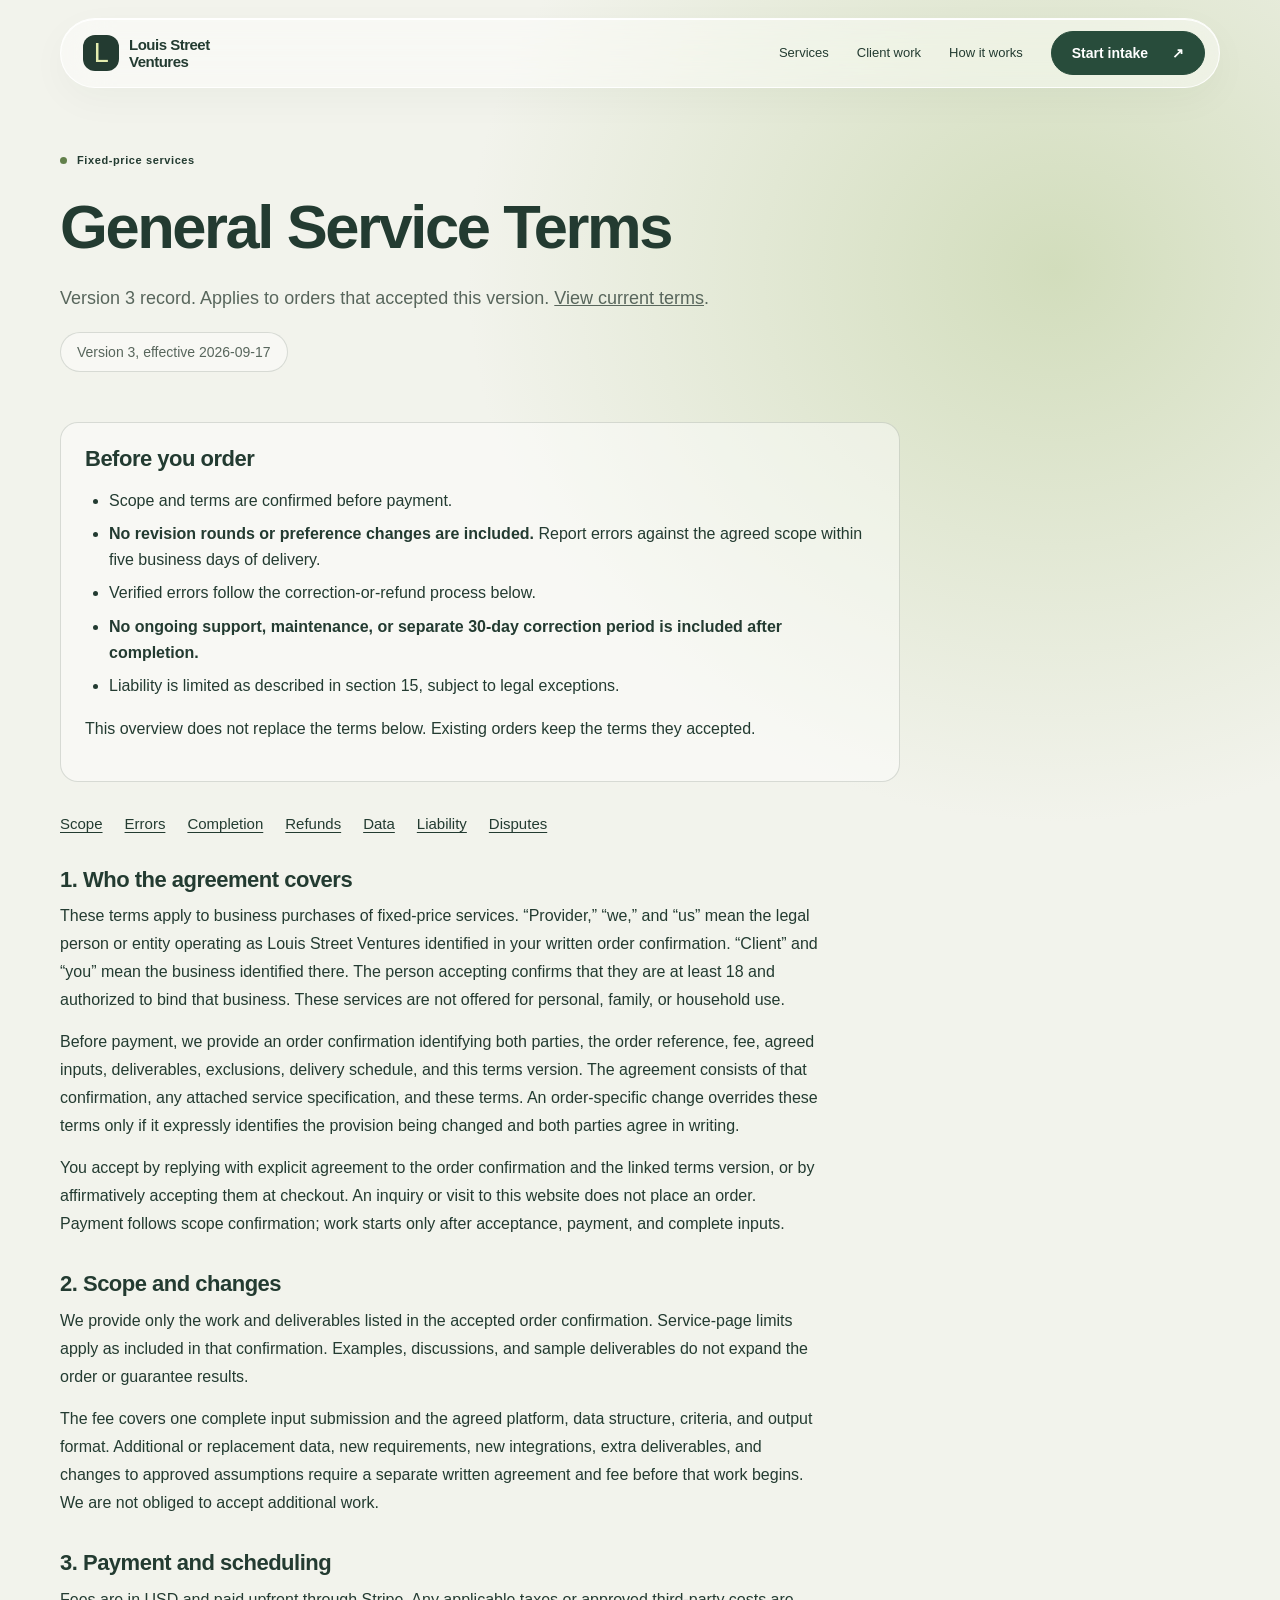
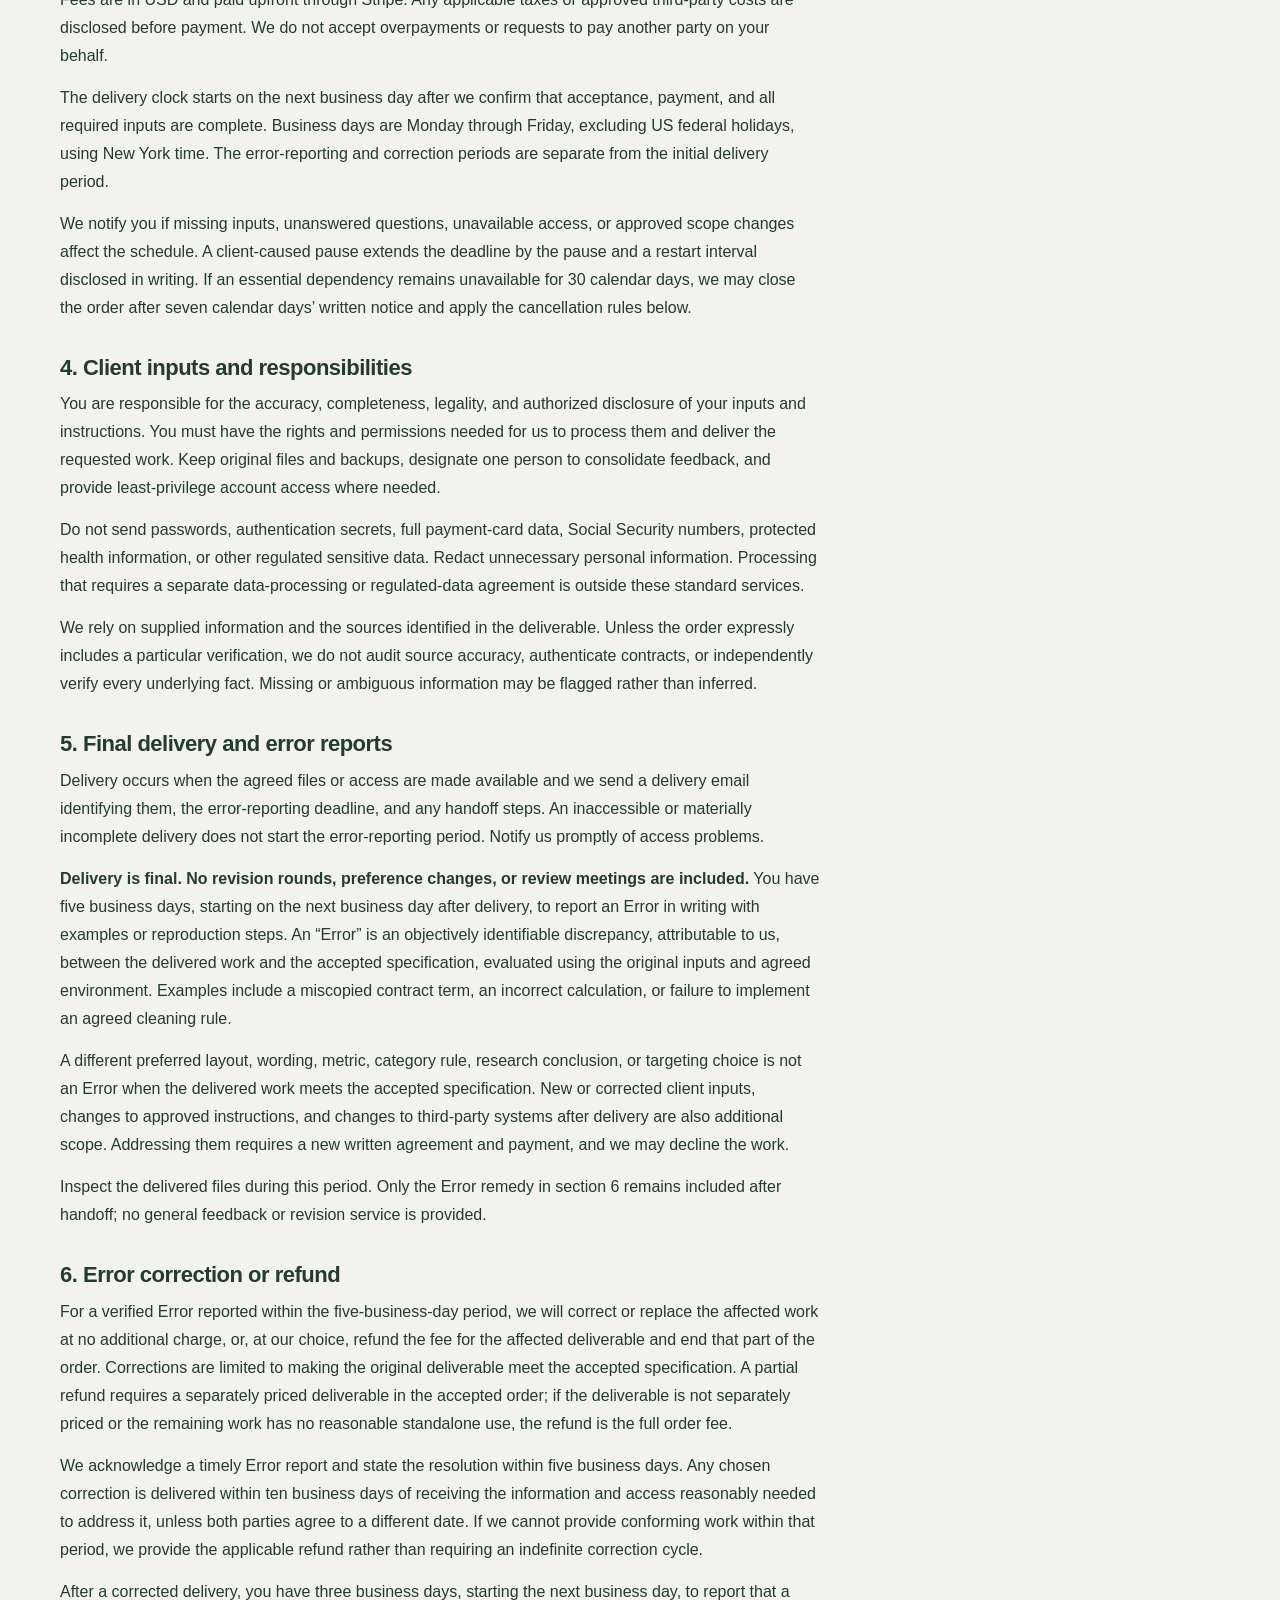
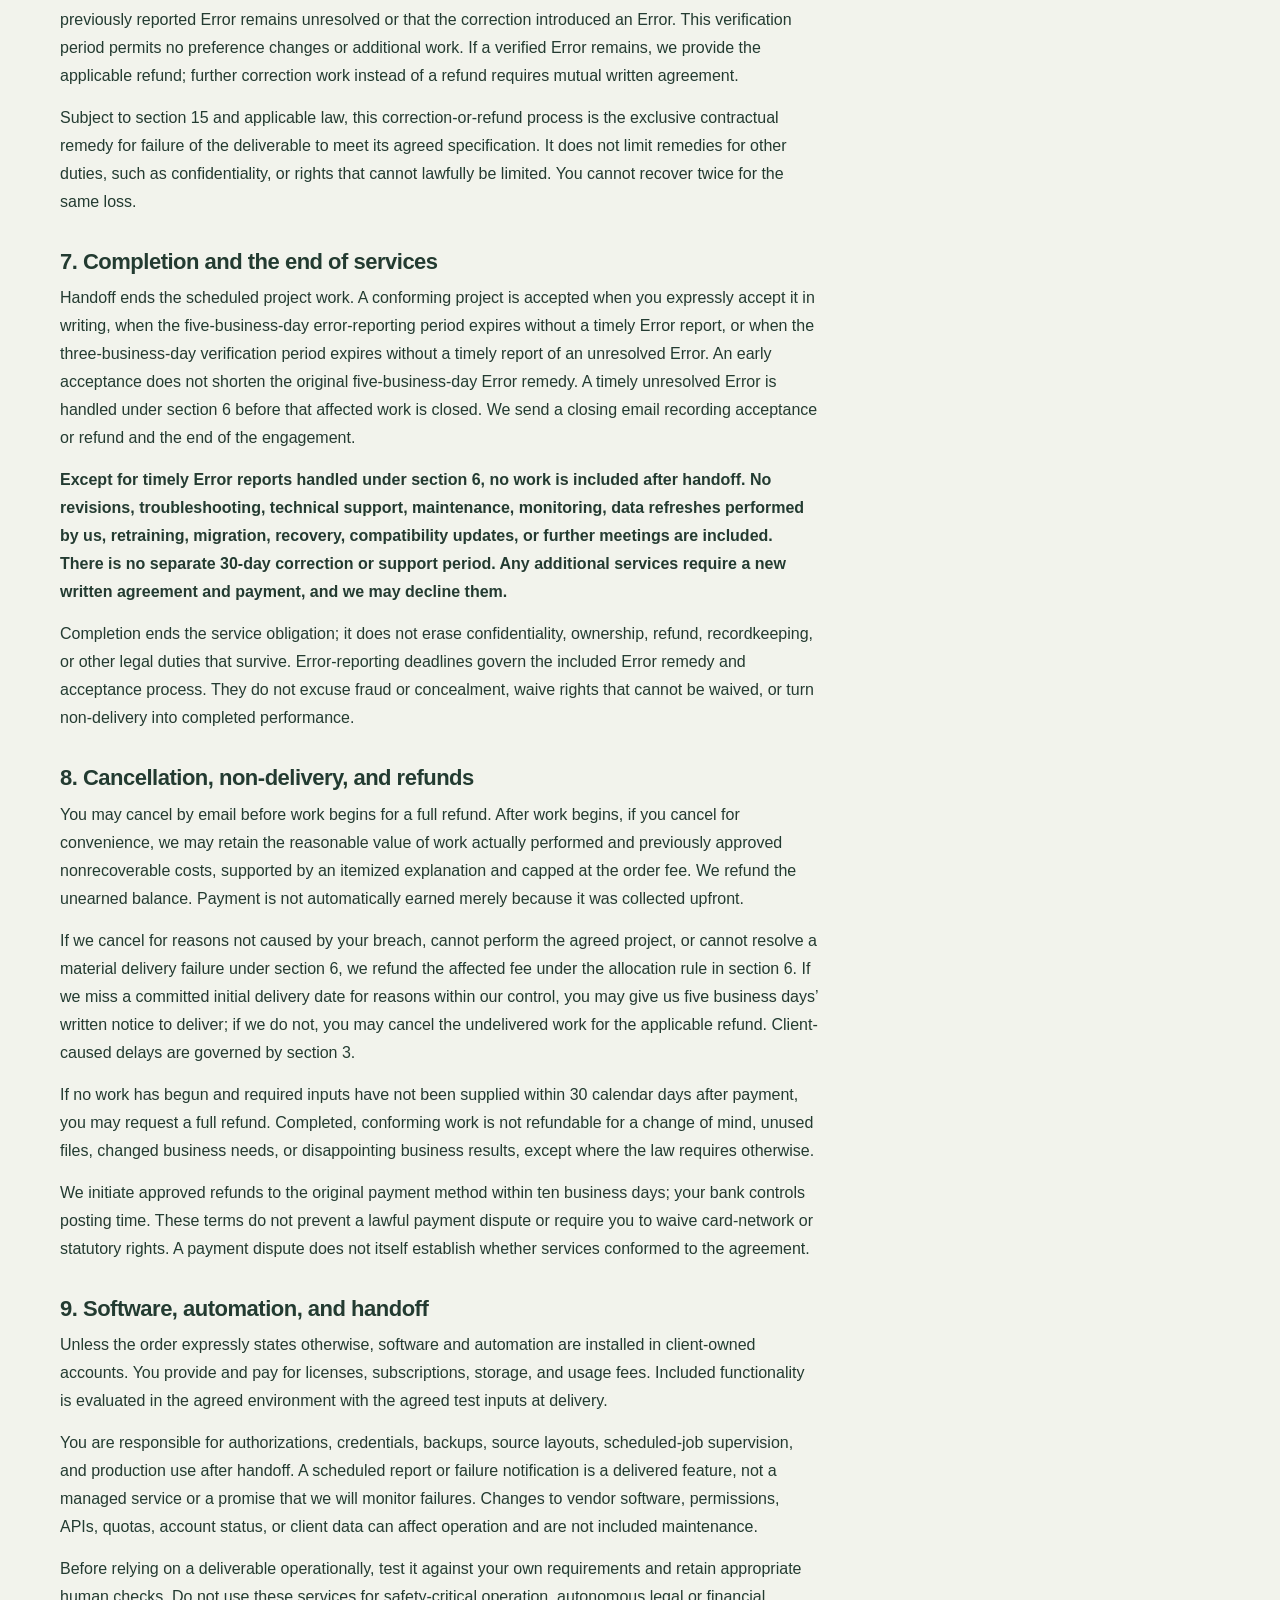
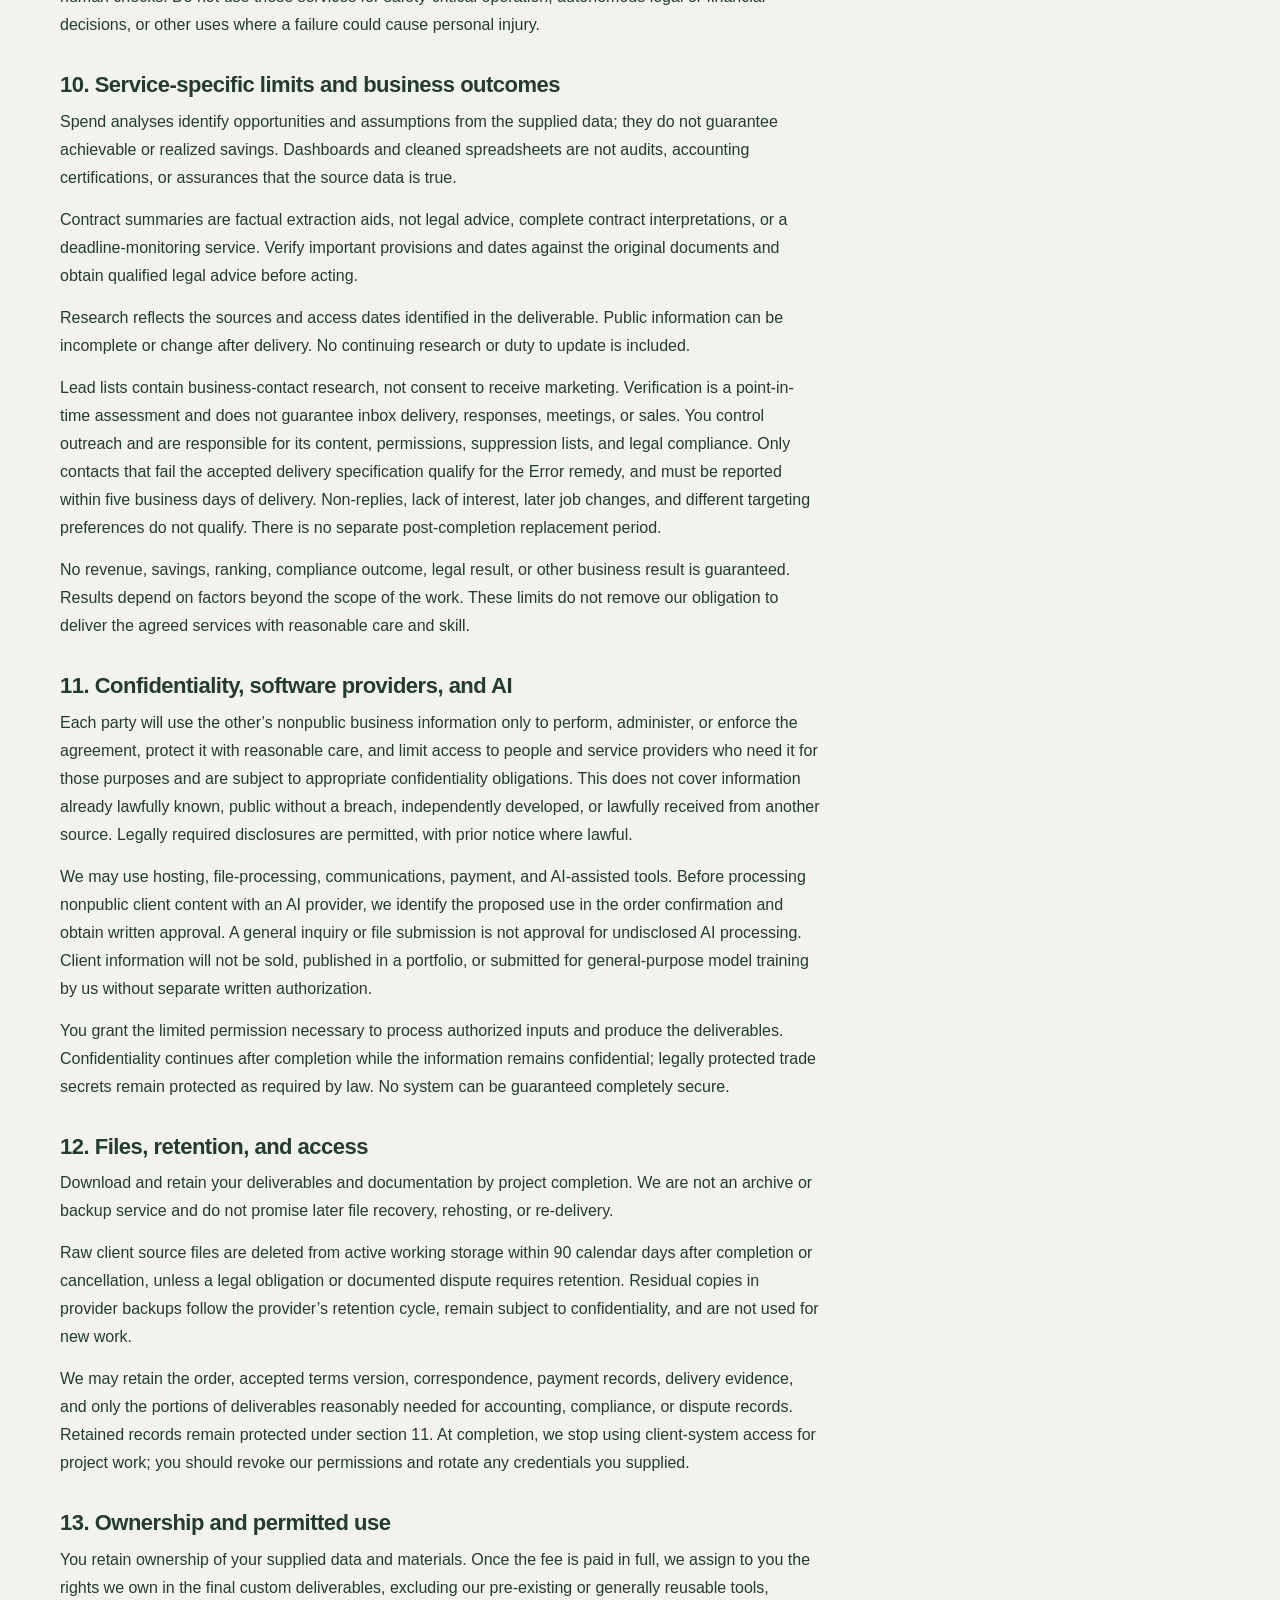
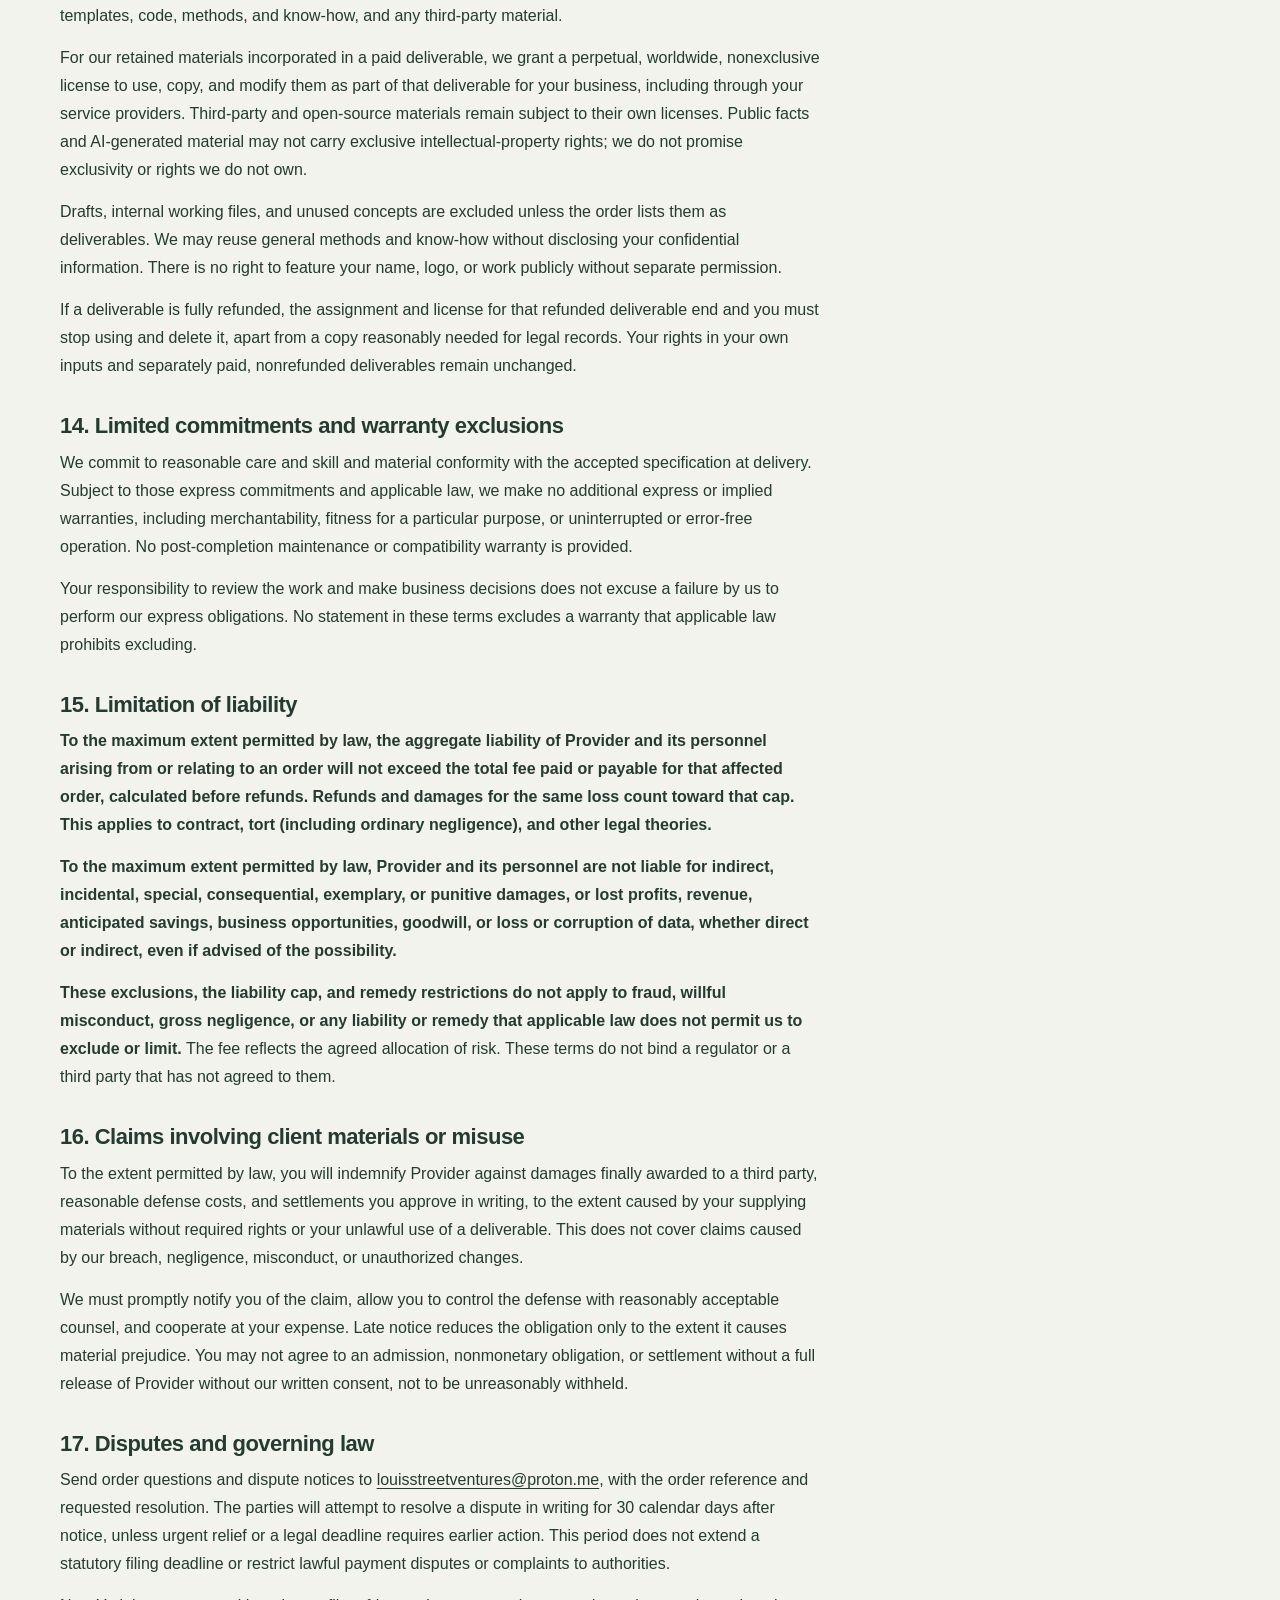
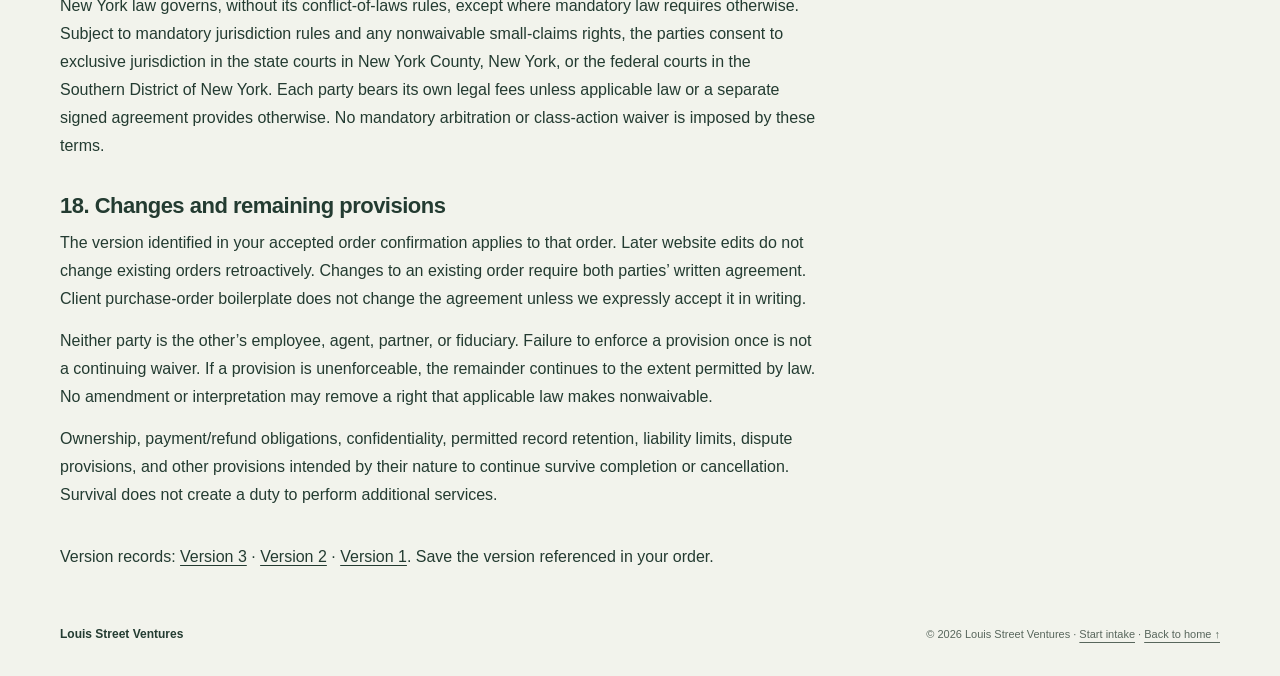
<file: terms/2026-09-17-v3.html>
<!DOCTYPE html>
<html lang="en">
<head>
<meta charset="utf-8">
<meta name="viewport" content="width=device-width, initial-scale=1">
<meta name="theme-color" content="#f2f3ec">
<title>General Service Terms | Louis Street Ventures</title>
<meta name="robots" content="noindex">
<meta name="description" content="General Service Terms for Louis Street Ventures fixed-price services. Version 3, effective 2026-09-17. Defined review, completion, and support boundaries.">
<link rel="icon" href="data:image/svg+xml,%3Csvg xmlns='http://www.w3.org/2000/svg' viewBox='0 0 64 64'%3E%3Crect width='64' height='64' rx='18' fill='%23253e33'/%3E%3Cpath d='M20 17v30h25' fill='none' stroke='%23eff2ca' stroke-width='7'/%3E%3C/svg%3E">
<link rel="stylesheet" href="/site.css?v=3">
<style>
.page-hero{padding:64px 0 8px;max-width:840px}
.lede{color:var(--muted);font-size:18px;line-height:1.7;max-width:660px;margin:20px 0 0}
.version{display:inline-block;margin-top:18px;font-size:13px;color:var(--muted);border:1px solid var(--line);border-radius:100px;padding:8px 16px;background:#ffffff70}
.terms{max-width:840px;padding:26px 0 40px}
.terms section{margin:0 0 34px;max-width:760px;padding:0;scroll-margin-top:120px}
.terms h2{font-size:22px;letter-spacing:-.5px;margin:0 0 10px}
.terms p{font-size:16px;line-height:1.75;margin:0 0 14px}.terms ul{padding-left:24px}.terms li{margin:8px 0}.terms a{overflow-wrap:anywhere;text-underline-offset:3px}.terms-overview{padding:24px;border:1px solid var(--line);border-radius:18px;background:#ffffff70;margin-bottom:30px}.terms-overview h2{margin-top:0}.terms-nav{display:flex;gap:12px 22px;flex-wrap:wrap;margin:0 0 32px;font-size:15px}.version{font-size:14px}
@media(max-width:680px){.page-hero{padding:44px 0 6px}}
</style>
</head>
<body>
<a class="skip" href="#main">Skip to content</a>
<header class="nav-shell wrap"><nav class="nav glass" aria-label="Main navigation"><a class="brand" href="/" aria-label="Louis Street Ventures home"><span class="mark" aria-hidden="true">L</span><span>Louis Street<br>Ventures</span></a><div class="nav-links"><a href="/#services">Services</a><a href="/#testimonials">Client work</a><a href="/#process">How it works</a><a class="button" href="/intake.html">Start intake <span aria-hidden="true">↗</span></a></div><details class="mobile-menu"><summary>Menu</summary><div class="mobile-links"><a href="/#services">Services</a><a href="/#testimonials">Client work</a><a href="/#process">How it works</a><a href="/intake.html">Start intake</a></div></details></nav></header>
<main id="main" class="wrap">
<div class="page-hero">
<div class="eyebrow"><span class="dot"></span> Fixed-price services</div>
<h1>General Service Terms</h1>
<p class="lede">Version 3 record. Applies to orders that accepted this version. <a href="/service-terms.html">View current terms</a>.</p>
<p><span class="version">Version 3, effective 2026-09-17</span></p>
</div>
<div class="terms">
<aside class="terms-overview" aria-labelledby="overview-heading">
<h2 id="overview-heading">Before you order</h2>
<ul><li>Scope and terms are confirmed before payment.</li><li><strong>No revision rounds or preference changes are included.</strong> Report errors against the agreed scope within five business days of delivery.</li><li>Verified errors follow the correction-or-refund process below.</li><li><strong>No ongoing support, maintenance, or separate 30-day correction period is included after completion.</strong></li><li>Liability is limited as described in section 15, subject to legal exceptions.</li></ul>
<p>This overview does not replace the terms below. Existing orders keep the terms they accepted.</p>
</aside>
<nav class="terms-nav" aria-label="Jump to service terms"><a href="#scope">Scope</a><a href="#delivery">Errors</a><a href="#completion">Completion</a><a href="#cancellation">Refunds</a><a href="#confidentiality">Data</a><a href="#liability">Liability</a><a href="#disputes">Disputes</a></nav>
<section id="agreement">
<h2>1. Who the agreement covers</h2>
<p>These terms apply to business purchases of fixed-price services. “Provider,” “we,” and “us” mean the legal person or entity operating as Louis Street Ventures identified in your written order confirmation. “Client” and “you” mean the business identified there. The person accepting confirms that they are at least 18 and authorized to bind that business. These services are not offered for personal, family, or household use.</p>
<p>Before payment, we provide an order confirmation identifying both parties, the order reference, fee, agreed inputs, deliverables, exclusions, delivery schedule, and this terms version. The agreement consists of that confirmation, any attached service specification, and these terms. An order-specific change overrides these terms only if it expressly identifies the provision being changed and both parties agree in writing.</p>
<p>You accept by replying with explicit agreement to the order confirmation and the linked terms version, or by affirmatively accepting them at checkout. An inquiry or visit to this website does not place an order. Payment follows scope confirmation; work starts only after acceptance, payment, and complete inputs.</p>
</section>
<section id="scope">
<h2>2. Scope and changes</h2>
<p>We provide only the work and deliverables listed in the accepted order confirmation. Service-page limits apply as included in that confirmation. Examples, discussions, and sample deliverables do not expand the order or guarantee results.</p>
<p>The fee covers one complete input submission and the agreed platform, data structure, criteria, and output format. Additional or replacement data, new requirements, new integrations, extra deliverables, and changes to approved assumptions require a separate written agreement and fee before that work begins. We are not obliged to accept additional work.</p>
</section>
<section id="payment">
<h2>3. Payment and scheduling</h2>
<p>Fees are in USD and paid upfront through Stripe. Any applicable taxes or approved third-party costs are disclosed before payment. We do not accept overpayments or requests to pay another party on your behalf.</p>
<p>The delivery clock starts on the next business day after we confirm that acceptance, payment, and all required inputs are complete. Business days are Monday through Friday, excluding US federal holidays, using New York time. The error-reporting and correction periods are separate from the initial delivery period.</p>
<p>We notify you if missing inputs, unanswered questions, unavailable access, or approved scope changes affect the schedule. A client-caused pause extends the deadline by the pause and a restart interval disclosed in writing. If an essential dependency remains unavailable for 30 calendar days, we may close the order after seven calendar days’ written notice and apply the cancellation rules below.</p>
</section>
<section id="client">
<h2>4. Client inputs and responsibilities</h2>
<p>You are responsible for the accuracy, completeness, legality, and authorized disclosure of your inputs and instructions. You must have the rights and permissions needed for us to process them and deliver the requested work. Keep original files and backups, designate one person to consolidate feedback, and provide least-privilege account access where needed.</p>
<p>Do not send passwords, authentication secrets, full payment-card data, Social Security numbers, protected health information, or other regulated sensitive data. Redact unnecessary personal information. Processing that requires a separate data-processing or regulated-data agreement is outside these standard services.</p>
<p>We rely on supplied information and the sources identified in the deliverable. Unless the order expressly includes a particular verification, we do not audit source accuracy, authenticate contracts, or independently verify every underlying fact. Missing or ambiguous information may be flagged rather than inferred.</p>
</section>
<section id="delivery">
<h2>5. Final delivery and error reports</h2>
<p>Delivery occurs when the agreed files or access are made available and we send a delivery email identifying them, the error-reporting deadline, and any handoff steps. An inaccessible or materially incomplete delivery does not start the error-reporting period. Notify us promptly of access problems.</p>
<p><strong>Delivery is final. No revision rounds, preference changes, or review meetings are included.</strong> You have five business days, starting on the next business day after delivery, to report an Error in writing with examples or reproduction steps. An &ldquo;Error&rdquo; is an objectively identifiable discrepancy, attributable to us, between the delivered work and the accepted specification, evaluated using the original inputs and agreed environment. Examples include a miscopied contract term, an incorrect calculation, or failure to implement an agreed cleaning rule.</p>
<p>A different preferred layout, wording, metric, category rule, research conclusion, or targeting choice is not an Error when the delivered work meets the accepted specification. New or corrected client inputs, changes to approved instructions, and changes to third-party systems after delivery are also additional scope. Addressing them requires a new written agreement and payment, and we may decline the work.</p>
<p>Inspect the delivered files during this period. Only the Error remedy in section 6 remains included after handoff; no general feedback or revision service is provided.</p>
</section>
<section id="remedy">
<h2>6. Error correction or refund</h2>
<p>For a verified Error reported within the five-business-day period, we will correct or replace the affected work at no additional charge, or, at our choice, refund the fee for the affected deliverable and end that part of the order. Corrections are limited to making the original deliverable meet the accepted specification. A partial refund requires a separately priced deliverable in the accepted order; if the deliverable is not separately priced or the remaining work has no reasonable standalone use, the refund is the full order fee.</p>
<p>We acknowledge a timely Error report and state the resolution within five business days. Any chosen correction is delivered within ten business days of receiving the information and access reasonably needed to address it, unless both parties agree to a different date. If we cannot provide conforming work within that period, we provide the applicable refund rather than requiring an indefinite correction cycle.</p>
<p>After a corrected delivery, you have three business days, starting the next business day, to report that a previously reported Error remains unresolved or that the correction introduced an Error. This verification period permits no preference changes or additional work. If a verified Error remains, we provide the applicable refund; further correction work instead of a refund requires mutual written agreement.</p>
<p>Subject to section 15 and applicable law, this correction-or-refund process is the exclusive contractual remedy for failure of the deliverable to meet its agreed specification. It does not limit remedies for other duties, such as confidentiality, or rights that cannot lawfully be limited. You cannot recover twice for the same loss.</p>
</section>
<section id="completion">
<h2>7. Completion and the end of services</h2>
<p>Handoff ends the scheduled project work. A conforming project is accepted when you expressly accept it in writing, when the five-business-day error-reporting period expires without a timely Error report, or when the three-business-day verification period expires without a timely report of an unresolved Error. An early acceptance does not shorten the original five-business-day Error remedy. A timely unresolved Error is handled under section 6 before that affected work is closed. We send a closing email recording acceptance or refund and the end of the engagement.</p>
<p><strong>Except for timely Error reports handled under section 6, no work is included after handoff. No revisions, troubleshooting, technical support, maintenance, monitoring, data refreshes performed by us, retraining, migration, recovery, compatibility updates, or further meetings are included. There is no separate 30-day correction or support period. Any additional services require a new written agreement and payment, and we may decline them.</strong></p>
<p>Completion ends the service obligation; it does not erase confidentiality, ownership, refund, recordkeeping, or other legal duties that survive. Error-reporting deadlines govern the included Error remedy and acceptance process. They do not excuse fraud or concealment, waive rights that cannot be waived, or turn non-delivery into completed performance.</p>
</section>
<section id="cancellation">
<h2>8. Cancellation, non-delivery, and refunds</h2>
<p>You may cancel by email before work begins for a full refund. After work begins, if you cancel for convenience, we may retain the reasonable value of work actually performed and previously approved nonrecoverable costs, supported by an itemized explanation and capped at the order fee. We refund the unearned balance. Payment is not automatically earned merely because it was collected upfront.</p>
<p>If we cancel for reasons not caused by your breach, cannot perform the agreed project, or cannot resolve a material delivery failure under section 6, we refund the affected fee under the allocation rule in section 6. If we miss a committed initial delivery date for reasons within our control, you may give us five business days’ written notice to deliver; if we do not, you may cancel the undelivered work for the applicable refund. Client-caused delays are governed by section 3.</p>
<p>If no work has begun and required inputs have not been supplied within 30 calendar days after payment, you may request a full refund. Completed, conforming work is not refundable for a change of mind, unused files, changed business needs, or disappointing business results, except where the law requires otherwise.</p>
<p>We initiate approved refunds to the original payment method within ten business days; your bank controls posting time. These terms do not prevent a lawful payment dispute or require you to waive card-network or statutory rights. A payment dispute does not itself establish whether services conformed to the agreement.</p>
</section>
<section id="automation">
<h2>9. Software, automation, and handoff</h2>
<p>Unless the order expressly states otherwise, software and automation are installed in client-owned accounts. You provide and pay for licenses, subscriptions, storage, and usage fees. Included functionality is evaluated in the agreed environment with the agreed test inputs at delivery.</p>
<p>You are responsible for authorizations, credentials, backups, source layouts, scheduled-job supervision, and production use after handoff. A scheduled report or failure notification is a delivered feature, not a managed service or a promise that we will monitor failures. Changes to vendor software, permissions, APIs, quotas, account status, or client data can affect operation and are not included maintenance.</p>
<p>Before relying on a deliverable operationally, test it against your own requirements and retain appropriate human checks. Do not use these services for safety-critical operation, autonomous legal or financial decisions, or other uses where a failure could cause personal injury.</p>
</section>
<section id="reliance">
<h2>10. Service-specific limits and business outcomes</h2>
<p>Spend analyses identify opportunities and assumptions from the supplied data; they do not guarantee achievable or realized savings. Dashboards and cleaned spreadsheets are not audits, accounting certifications, or assurances that the source data is true.</p>
<p>Contract summaries are factual extraction aids, not legal advice, complete contract interpretations, or a deadline-monitoring service. Verify important provisions and dates against the original documents and obtain qualified legal advice before acting.</p>
<p>Research reflects the sources and access dates identified in the deliverable. Public information can be incomplete or change after delivery. No continuing research or duty to update is included.</p>
<p>Lead lists contain business-contact research, not consent to receive marketing. Verification is a point-in-time assessment and does not guarantee inbox delivery, responses, meetings, or sales. You control outreach and are responsible for its content, permissions, suppression lists, and legal compliance. Only contacts that fail the accepted delivery specification qualify for the Error remedy, and must be reported within five business days of delivery. Non-replies, lack of interest, later job changes, and different targeting preferences do not qualify. There is no separate post-completion replacement period.</p>
<p>No revenue, savings, ranking, compliance outcome, legal result, or other business result is guaranteed. Results depend on factors beyond the scope of the work. These limits do not remove our obligation to deliver the agreed services with reasonable care and skill.</p>
</section>
<section id="confidentiality">
<h2>11. Confidentiality, software providers, and AI</h2>
<p>Each party will use the other’s nonpublic business information only to perform, administer, or enforce the agreement, protect it with reasonable care, and limit access to people and service providers who need it for those purposes and are subject to appropriate confidentiality obligations. This does not cover information already lawfully known, public without a breach, independently developed, or lawfully received from another source. Legally required disclosures are permitted, with prior notice where lawful.</p>
<p>We may use hosting, file-processing, communications, payment, and AI-assisted tools. Before processing nonpublic client content with an AI provider, we identify the proposed use in the order confirmation and obtain written approval. A general inquiry or file submission is not approval for undisclosed AI processing. Client information will not be sold, published in a portfolio, or submitted for general-purpose model training by us without separate written authorization.</p>
<p>You grant the limited permission necessary to process authorized inputs and produce the deliverables. Confidentiality continues after completion while the information remains confidential; legally protected trade secrets remain protected as required by law. No system can be guaranteed completely secure.</p>
</section>
<section id="records">
<h2>12. Files, retention, and access</h2>
<p>Download and retain your deliverables and documentation by project completion. We are not an archive or backup service and do not promise later file recovery, rehosting, or re-delivery.</p>
<p>Raw client source files are deleted from active working storage within 90 calendar days after completion or cancellation, unless a legal obligation or documented dispute requires retention. Residual copies in provider backups follow the provider’s retention cycle, remain subject to confidentiality, and are not used for new work.</p>
<p>We may retain the order, accepted terms version, correspondence, payment records, delivery evidence, and only the portions of deliverables reasonably needed for accounting, compliance, or dispute records. Retained records remain protected under section 11. At completion, we stop using client-system access for project work; you should revoke our permissions and rotate any credentials you supplied.</p>
</section>
<section id="ownership">
<h2>13. Ownership and permitted use</h2>
<p>You retain ownership of your supplied data and materials. Once the fee is paid in full, we assign to you the rights we own in the final custom deliverables, excluding our pre-existing or generally reusable tools, templates, code, methods, and know-how, and any third-party material.</p>
<p>For our retained materials incorporated in a paid deliverable, we grant a perpetual, worldwide, nonexclusive license to use, copy, and modify them as part of that deliverable for your business, including through your service providers. Third-party and open-source materials remain subject to their own licenses. Public facts and AI-generated material may not carry exclusive intellectual-property rights; we do not promise exclusivity or rights we do not own.</p>
<p>Drafts, internal working files, and unused concepts are excluded unless the order lists them as deliverables. We may reuse general methods and know-how without disclosing your confidential information. There is no right to feature your name, logo, or work publicly without separate permission.</p>
<p>If a deliverable is fully refunded, the assignment and license for that refunded deliverable end and you must stop using and delete it, apart from a copy reasonably needed for legal records. Your rights in your own inputs and separately paid, nonrefunded deliverables remain unchanged.</p>
</section>
<section id="warranty">
<h2>14. Limited commitments and warranty exclusions</h2>
<p>We commit to reasonable care and skill and material conformity with the accepted specification at delivery. Subject to those express commitments and applicable law, we make no additional express or implied warranties, including merchantability, fitness for a particular purpose, or uninterrupted or error-free operation. No post-completion maintenance or compatibility warranty is provided.</p>
<p>Your responsibility to review the work and make business decisions does not excuse a failure by us to perform our express obligations. No statement in these terms excludes a warranty that applicable law prohibits excluding.</p>
</section>
<section id="liability">
<h2>15. Limitation of liability</h2>
<p><strong>To the maximum extent permitted by law, the aggregate liability of Provider and its personnel arising from or relating to an order will not exceed the total fee paid or payable for that affected order, calculated before refunds. Refunds and damages for the same loss count toward that cap. This applies to contract, tort (including ordinary negligence), and other legal theories.</strong></p>
<p><strong>To the maximum extent permitted by law, Provider and its personnel are not liable for indirect, incidental, special, consequential, exemplary, or punitive damages, or lost profits, revenue, anticipated savings, business opportunities, goodwill, or loss or corruption of data, whether direct or indirect, even if advised of the possibility.</strong></p>
<p><strong>These exclusions, the liability cap, and remedy restrictions do not apply to fraud, willful misconduct, gross negligence, or any liability or remedy that applicable law does not permit us to exclude or limit.</strong> The fee reflects the agreed allocation of risk. These terms do not bind a regulator or a third party that has not agreed to them.</p>
</section>
<section id="third-party">
<h2>16. Claims involving client materials or misuse</h2>
<p>To the extent permitted by law, you will indemnify Provider against damages finally awarded to a third party, reasonable defense costs, and settlements you approve in writing, to the extent caused by your supplying materials without required rights or your unlawful use of a deliverable. This does not cover claims caused by our breach, negligence, misconduct, or unauthorized changes.</p>
<p>We must promptly notify you of the claim, allow you to control the defense with reasonably acceptable counsel, and cooperate at your expense. Late notice reduces the obligation only to the extent it causes material prejudice. You may not agree to an admission, nonmonetary obligation, or settlement without a full release of Provider without our written consent, not to be unreasonably withheld.</p>
</section>
<section id="disputes">
<h2>17. Disputes and governing law</h2>
<p>Send order questions and dispute notices to <a href="mailto:louisstreetventures@proton.me">louisstreetventures@proton.me</a>, with the order reference and requested resolution. The parties will attempt to resolve a dispute in writing for 30 calendar days after notice, unless urgent relief or a legal deadline requires earlier action. This period does not extend a statutory filing deadline or restrict lawful payment disputes or complaints to authorities.</p>
<p>New York law governs, without its conflict-of-laws rules, except where mandatory law requires otherwise. Subject to mandatory jurisdiction rules and any nonwaivable small-claims rights, the parties consent to exclusive jurisdiction in the state courts in New York County, New York, or the federal courts in the Southern District of New York. Each party bears its own legal fees unless applicable law or a separate signed agreement provides otherwise. No mandatory arbitration or class-action waiver is imposed by these terms.</p>
</section>
<section id="version">
<h2>18. Changes and remaining provisions</h2>
<p>The version identified in your accepted order confirmation applies to that order. Later website edits do not change existing orders retroactively. Changes to an existing order require both parties’ written agreement. Client purchase-order boilerplate does not change the agreement unless we expressly accept it in writing.</p>
<p>Neither party is the other’s employee, agent, partner, or fiduciary. Failure to enforce a provision once is not a continuing waiver. If a provision is unenforceable, the remainder continues to the extent permitted by law. No amendment or interpretation may remove a right that applicable law makes nonwaivable.</p>
<p>Ownership, payment/refund obligations, confidentiality, permitted record retention, liability limits, dispute provisions, and other provisions intended by their nature to continue survive completion or cancellation. Survival does not create a duty to perform additional services.</p>
</section>
<p>Version records: <a href="/terms/2026-09-17-v3.html">Version 3</a> · <a href="/terms/2026-09-17-v2.html">Version 2</a> · <a href="/terms/2026-09-17-v1.html">Version 1</a>. Save the version referenced in your order.</p>
</div>
</main>
<footer class="wrap footer"><span class="footer-brand">Louis Street Ventures</span><span>© 2026 Louis Street Ventures · <a href="/intake.html">Start intake</a> · <a href="/">Back to home ↑</a></span></footer>
</body>
</html>
</file>
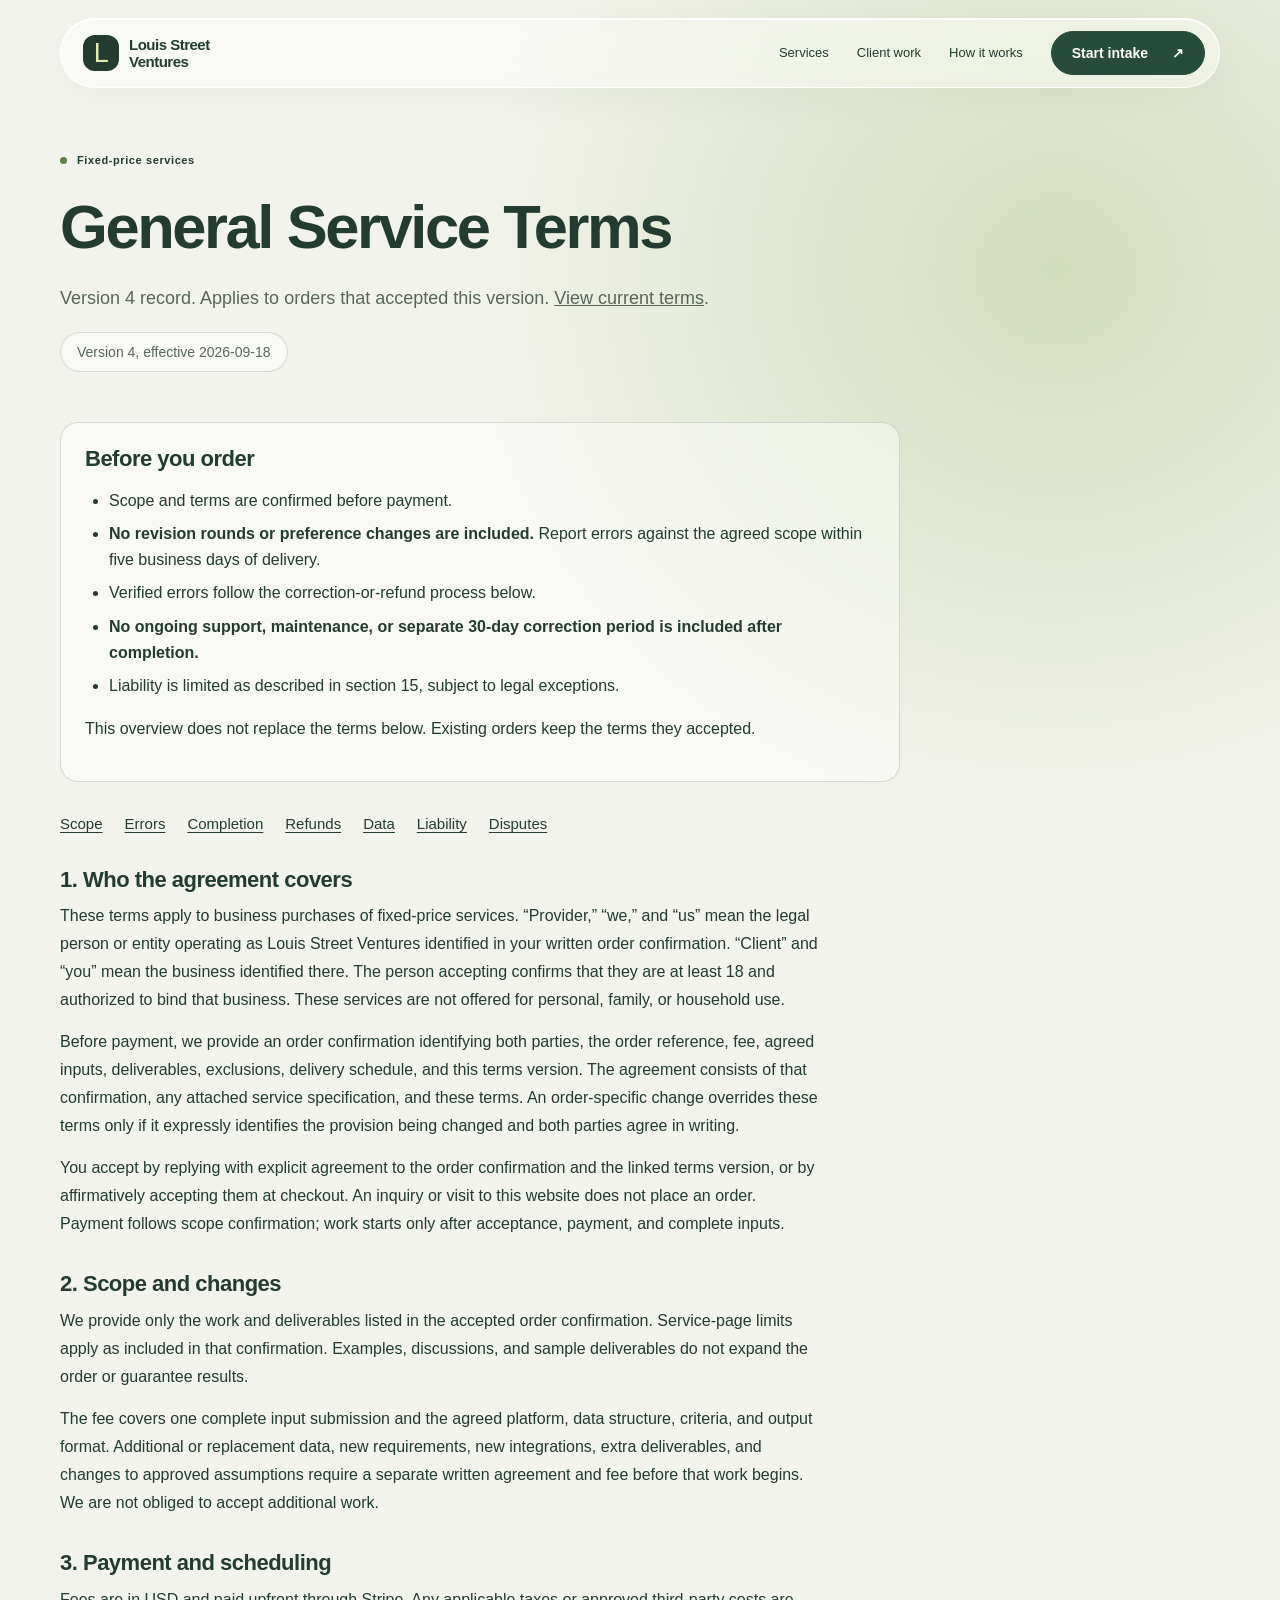
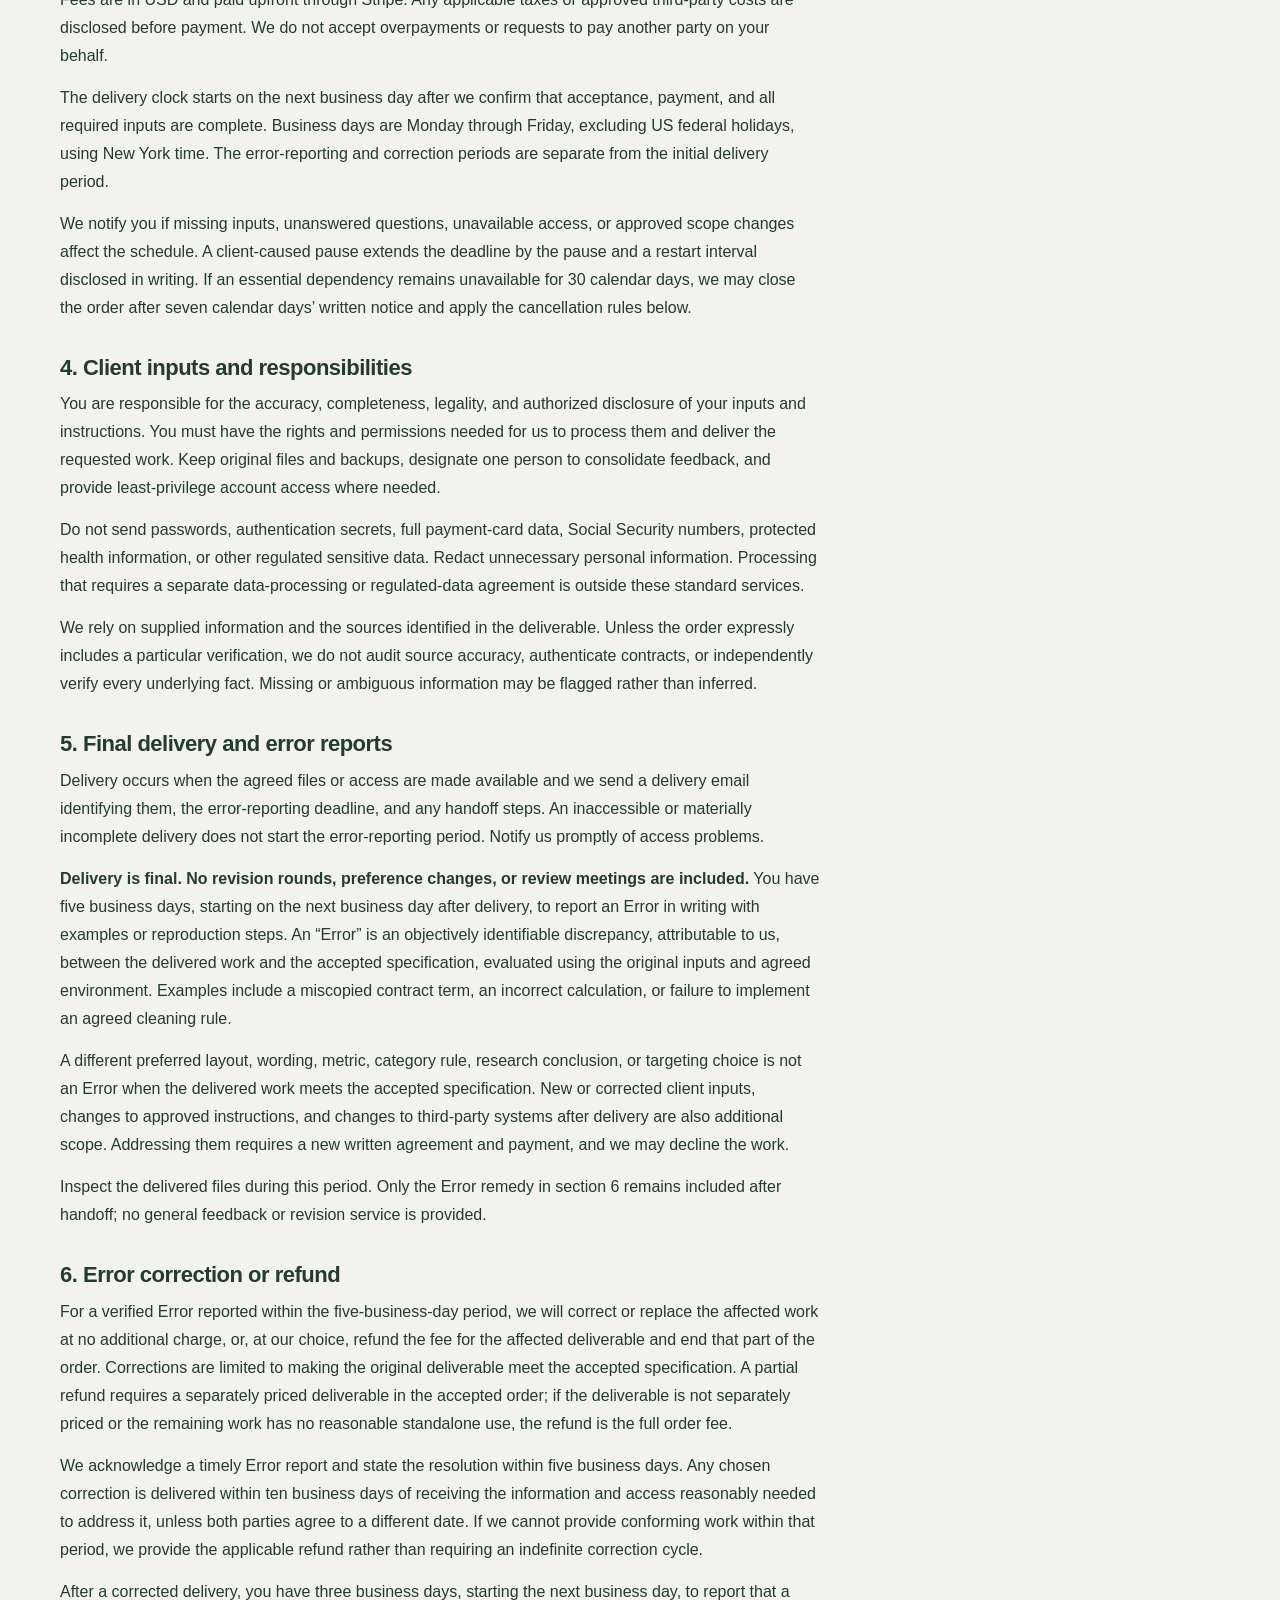
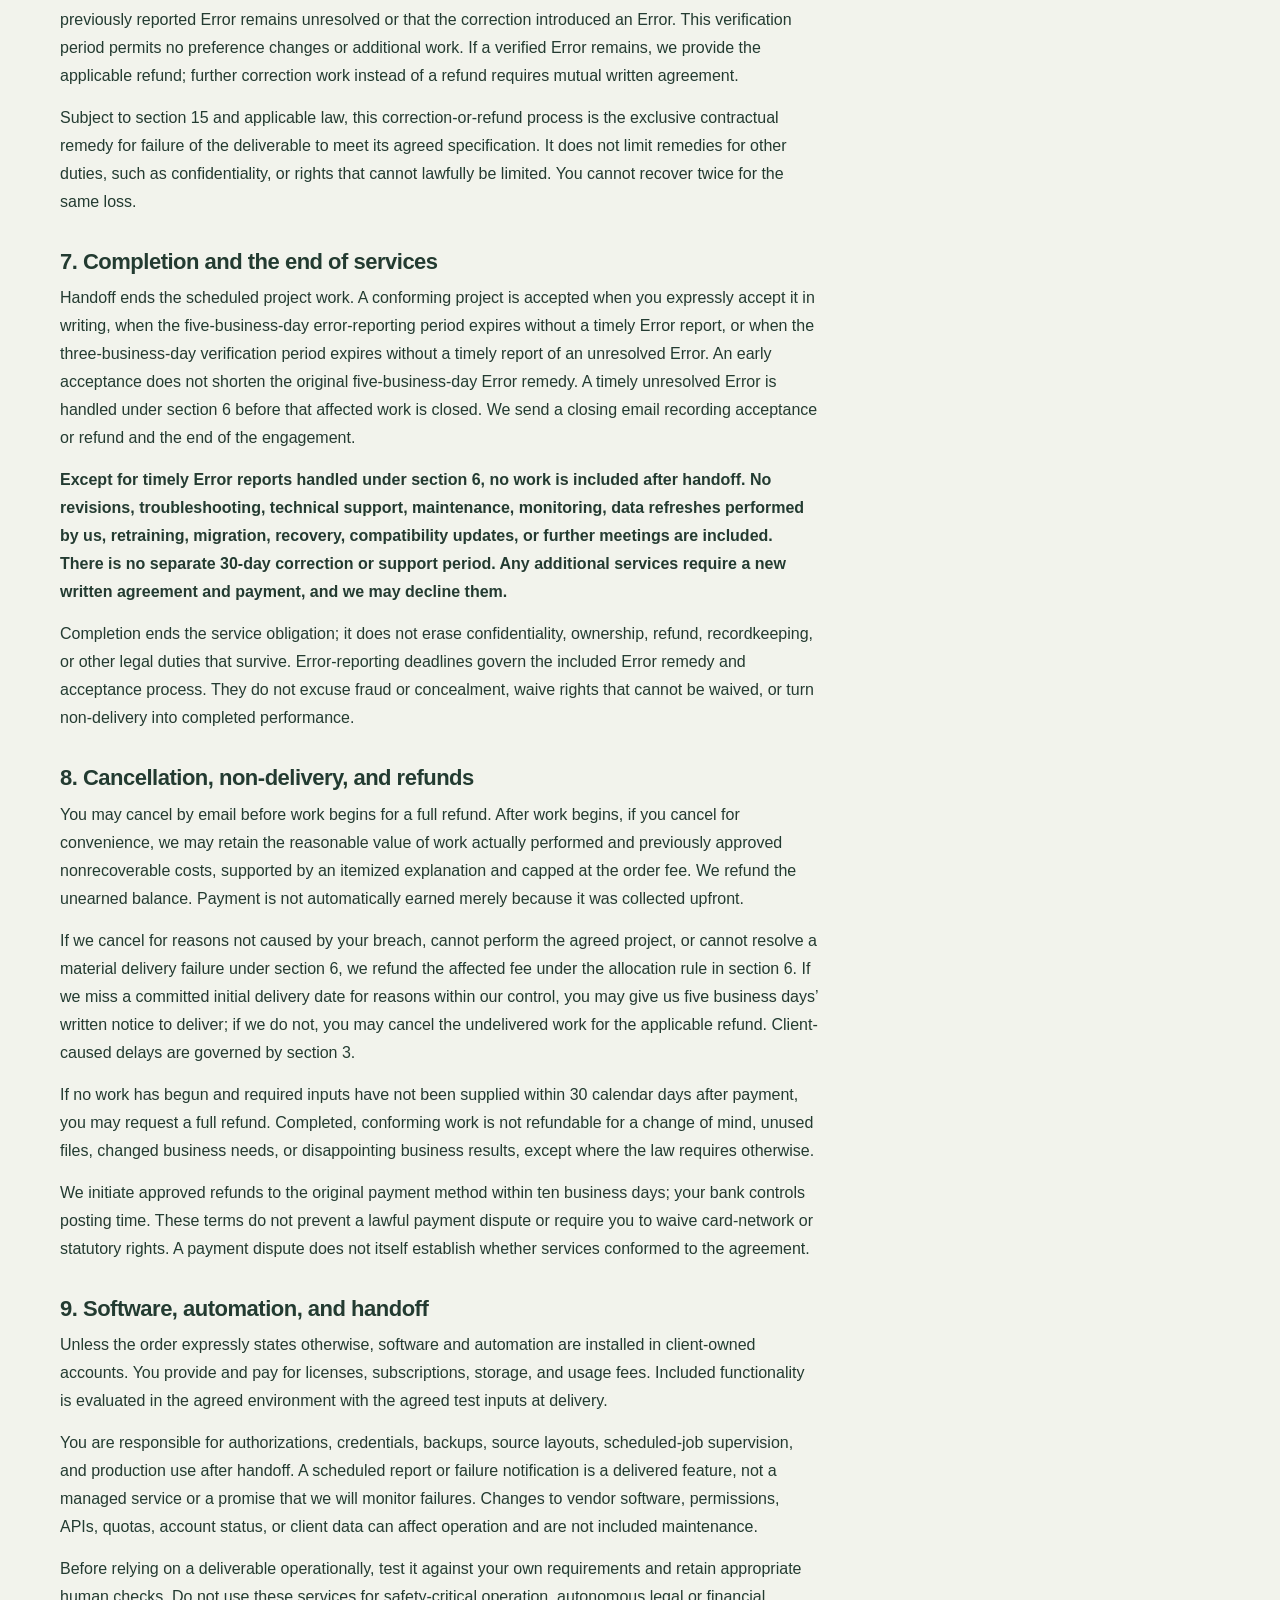
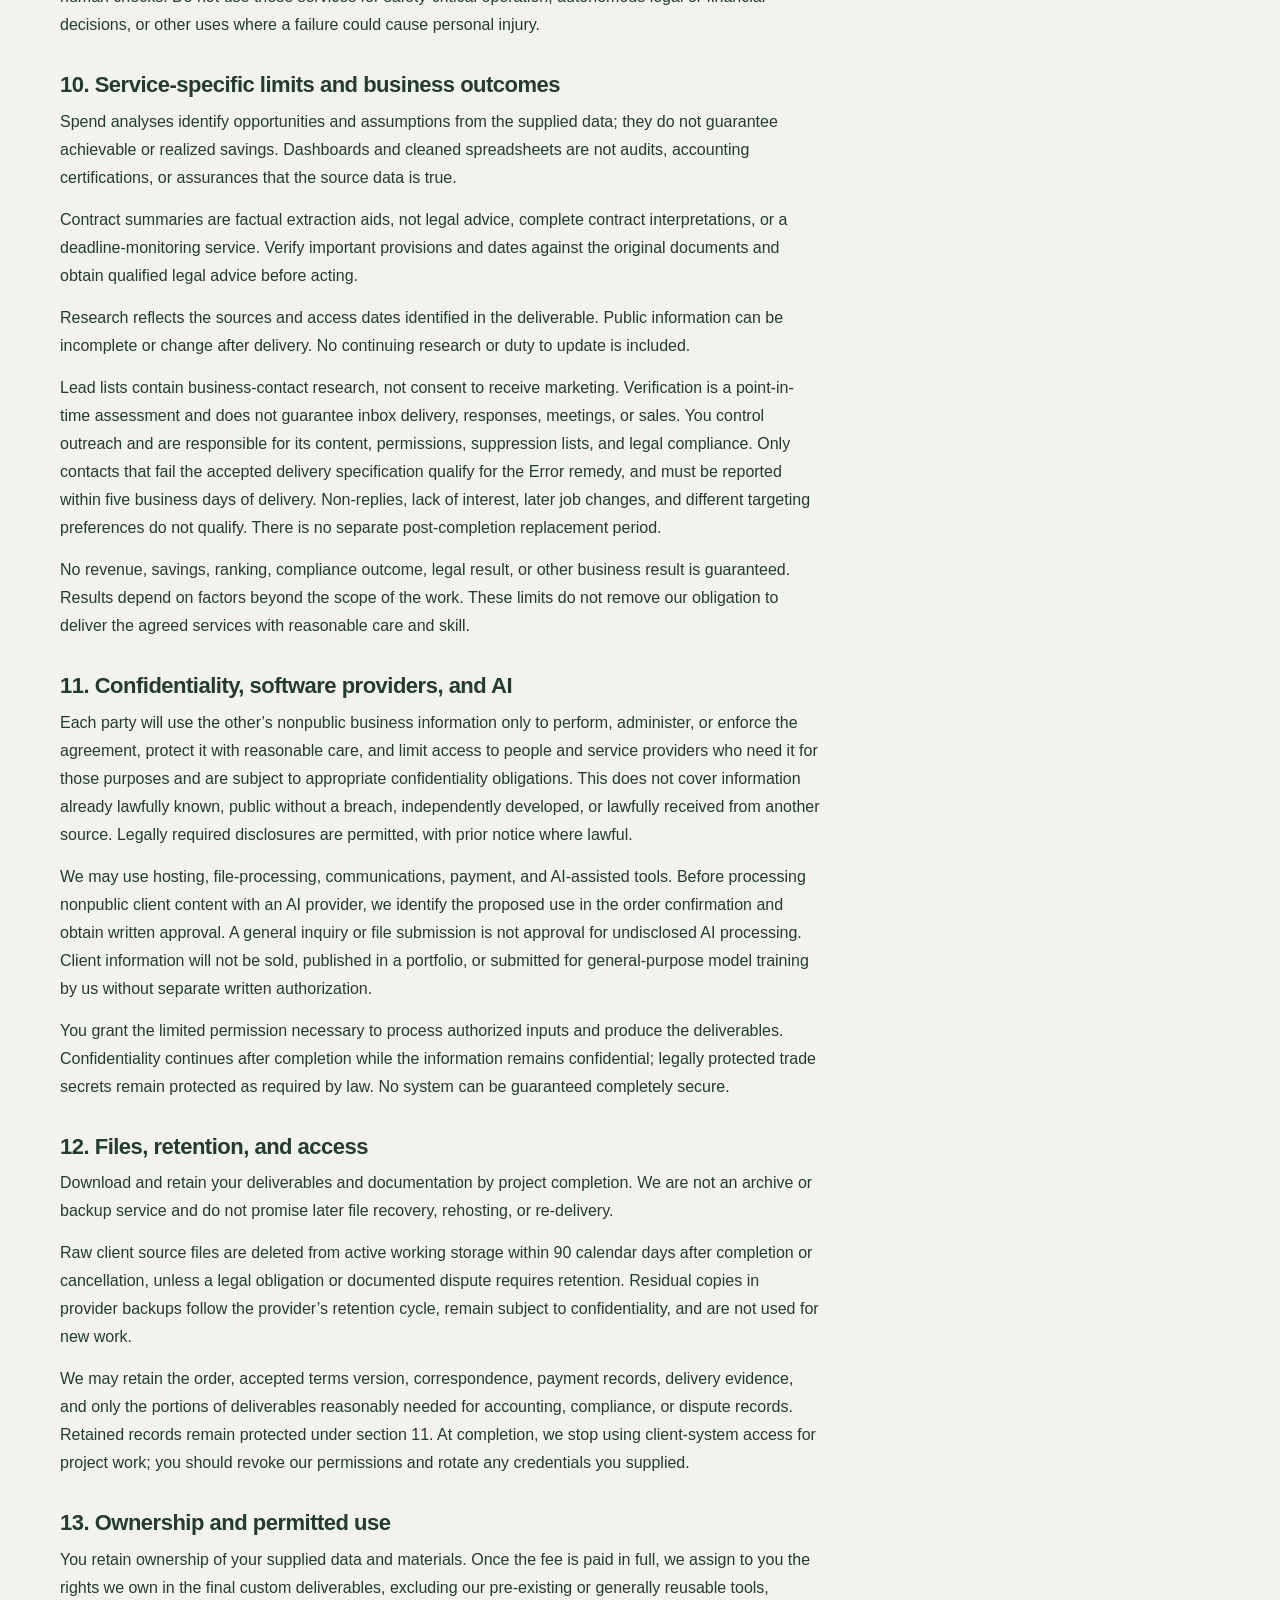
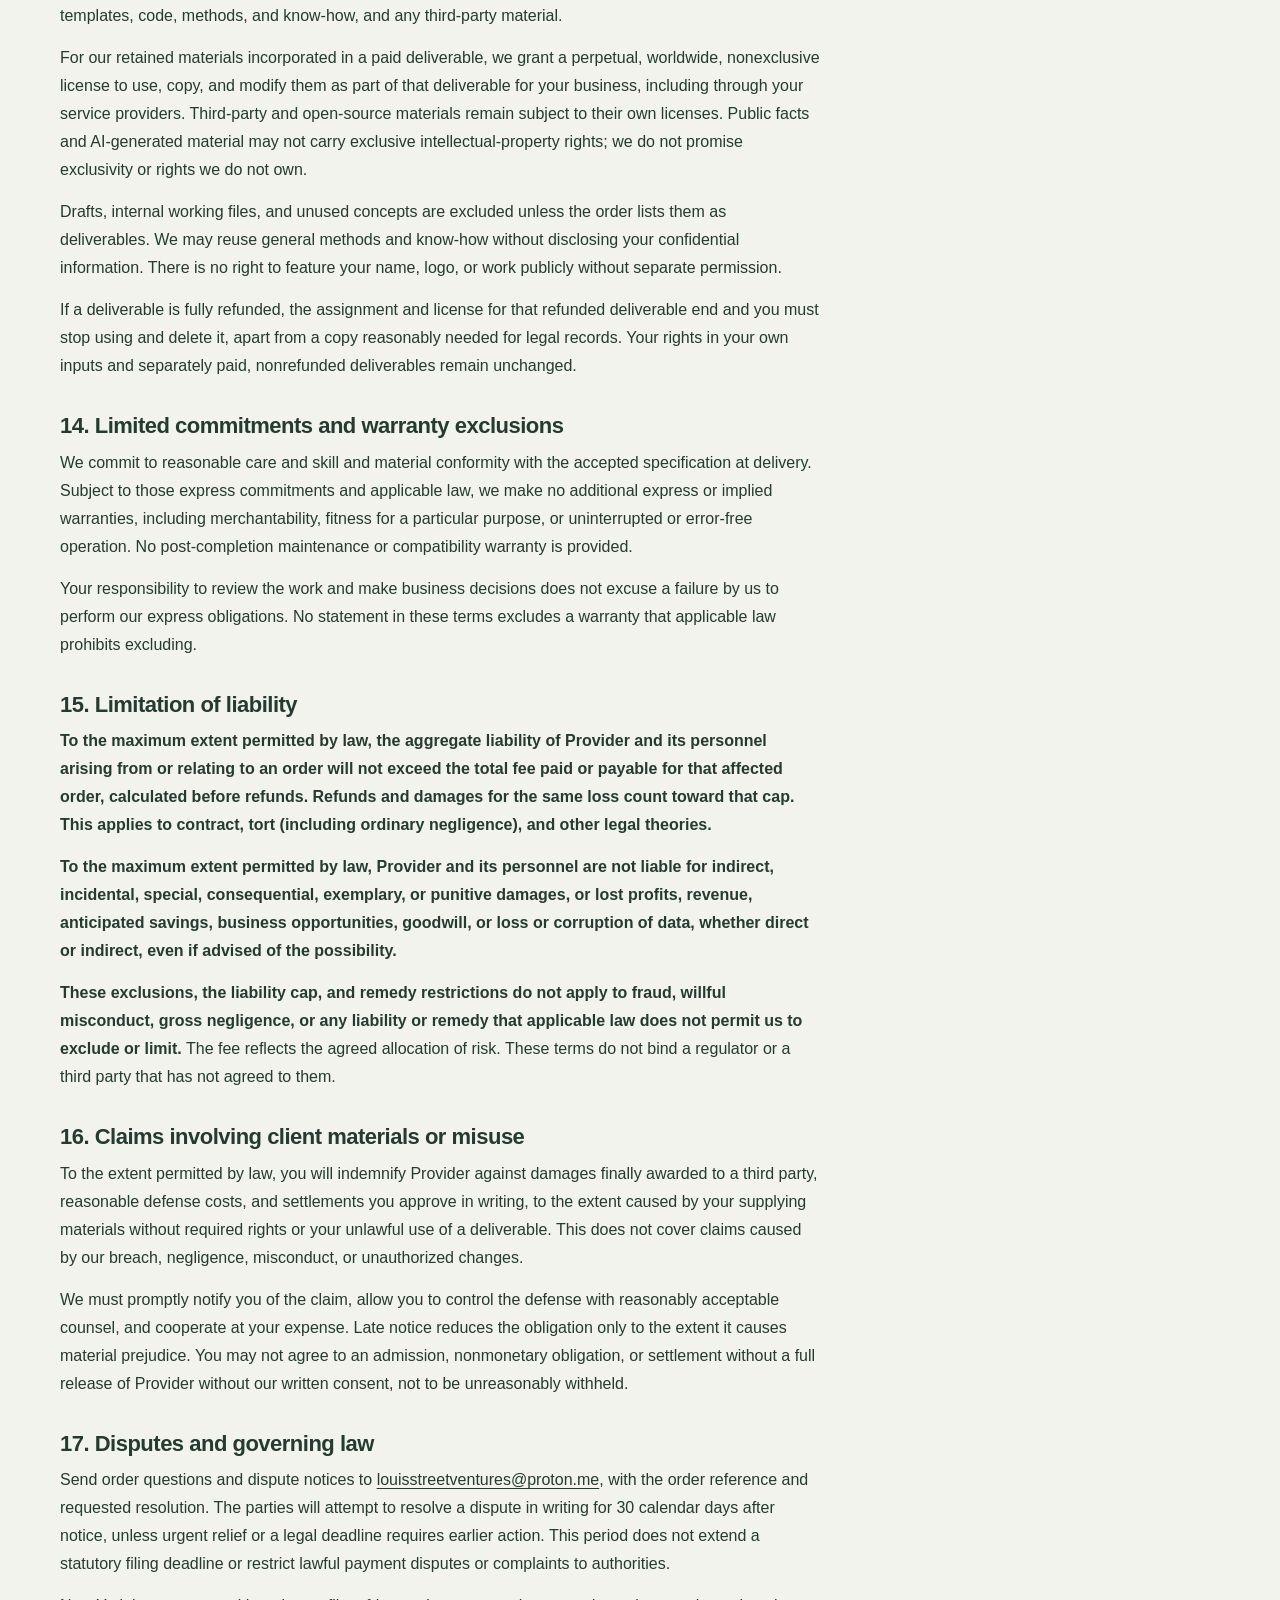
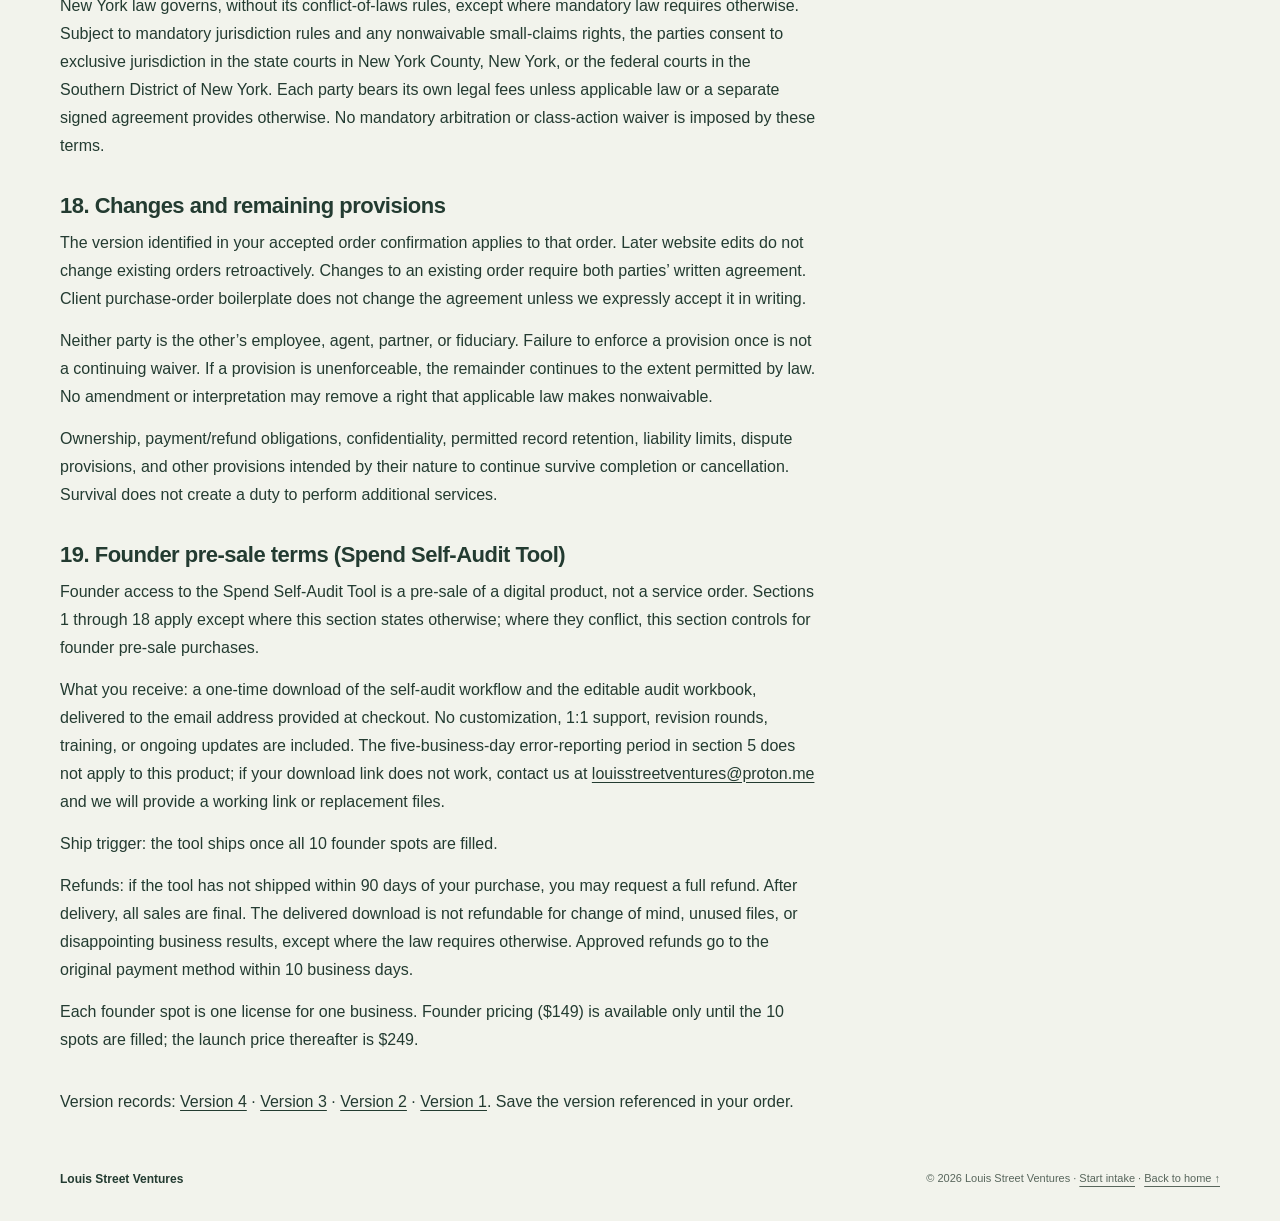
<file: terms/2026-09-18-v4.html>
<!DOCTYPE html>
<html lang="en">
<head>
<meta charset="utf-8">
<meta name="viewport" content="width=device-width, initial-scale=1">
<meta name="theme-color" content="#f2f3ec">
<title>General Service Terms | Louis Street Ventures</title>
<meta name="robots" content="noindex">
<meta name="description" content="General Service Terms for Louis Street Ventures fixed-price services. Version 4, effective 2026-09-18. Defined review, completion, and support boundaries.">
<link rel="icon" href="data:image/svg+xml,%3Csvg xmlns='http://www.w3.org/2000/svg' viewBox='0 0 64 64'%3E%3Crect width='64' height='64' rx='18' fill='%23253e33'/%3E%3Cpath d='M20 17v30h25' fill='none' stroke='%23eff2ca' stroke-width='7'/%3E%3C/svg%3E">
<link rel="stylesheet" href="/site.css?v=3">
<style>
.page-hero{padding:64px 0 8px;max-width:840px}
.lede{color:var(--muted);font-size:18px;line-height:1.7;max-width:660px;margin:20px 0 0}
.version{display:inline-block;margin-top:18px;font-size:13px;color:var(--muted);border:1px solid var(--line);border-radius:100px;padding:8px 16px;background:#ffffff70}
.terms{max-width:840px;padding:26px 0 40px}
.terms section{margin:0 0 34px;max-width:760px;padding:0;scroll-margin-top:120px}
.terms h2{font-size:22px;letter-spacing:-.5px;margin:0 0 10px}
.terms p{font-size:16px;line-height:1.75;margin:0 0 14px}.terms ul{padding-left:24px}.terms li{margin:8px 0}.terms a{overflow-wrap:anywhere;text-underline-offset:3px}.terms-overview{padding:24px;border:1px solid var(--line);border-radius:18px;background:#ffffff70;margin-bottom:30px}.terms-overview h2{margin-top:0}.terms-nav{display:flex;gap:12px 22px;flex-wrap:wrap;margin:0 0 32px;font-size:15px}.version{font-size:14px}
@media(max-width:680px){.page-hero{padding:44px 0 6px}}
</style>
</head>
<body>
<a class="skip" href="#main">Skip to content</a>
<header class="nav-shell wrap"><nav class="nav glass" aria-label="Main navigation"><a class="brand" href="/" aria-label="Louis Street Ventures home"><span class="mark" aria-hidden="true">L</span><span>Louis Street<br>Ventures</span></a><div class="nav-links"><a href="/#services">Services</a><a href="/#testimonials">Client work</a><a href="/#process">How it works</a><a class="button" href="/intake.html">Start intake <span aria-hidden="true">↗</span></a></div><details class="mobile-menu"><summary>Menu</summary><div class="mobile-links"><a href="/#services">Services</a><a href="/#testimonials">Client work</a><a href="/#process">How it works</a><a href="/intake.html">Start intake</a></div></details></nav></header>
<main id="main" class="wrap">
<div class="page-hero">
<div class="eyebrow"><span class="dot"></span> Fixed-price services</div>
<h1>General Service Terms</h1>
<p class="lede">Version 4 record. Applies to orders that accepted this version. <a href="/service-terms.html">View current terms</a>.</p>
<p><span class="version">Version 4, effective 2026-09-18</span></p>
</div>
<div class="terms">
<aside class="terms-overview" aria-labelledby="overview-heading">
<h2 id="overview-heading">Before you order</h2>
<ul><li>Scope and terms are confirmed before payment.</li><li><strong>No revision rounds or preference changes are included.</strong> Report errors against the agreed scope within five business days of delivery.</li><li>Verified errors follow the correction-or-refund process below.</li><li><strong>No ongoing support, maintenance, or separate 30-day correction period is included after completion.</strong></li><li>Liability is limited as described in section 15, subject to legal exceptions.</li></ul>
<p>This overview does not replace the terms below. Existing orders keep the terms they accepted.</p>
</aside>
<nav class="terms-nav" aria-label="Jump to service terms"><a href="#scope">Scope</a><a href="#delivery">Errors</a><a href="#completion">Completion</a><a href="#cancellation">Refunds</a><a href="#confidentiality">Data</a><a href="#liability">Liability</a><a href="#disputes">Disputes</a></nav>
<section id="agreement">
<h2>1. Who the agreement covers</h2>
<p>These terms apply to business purchases of fixed-price services. “Provider,” “we,” and “us” mean the legal person or entity operating as Louis Street Ventures identified in your written order confirmation. “Client” and “you” mean the business identified there. The person accepting confirms that they are at least 18 and authorized to bind that business. These services are not offered for personal, family, or household use.</p>
<p>Before payment, we provide an order confirmation identifying both parties, the order reference, fee, agreed inputs, deliverables, exclusions, delivery schedule, and this terms version. The agreement consists of that confirmation, any attached service specification, and these terms. An order-specific change overrides these terms only if it expressly identifies the provision being changed and both parties agree in writing.</p>
<p>You accept by replying with explicit agreement to the order confirmation and the linked terms version, or by affirmatively accepting them at checkout. An inquiry or visit to this website does not place an order. Payment follows scope confirmation; work starts only after acceptance, payment, and complete inputs.</p>
</section>
<section id="scope">
<h2>2. Scope and changes</h2>
<p>We provide only the work and deliverables listed in the accepted order confirmation. Service-page limits apply as included in that confirmation. Examples, discussions, and sample deliverables do not expand the order or guarantee results.</p>
<p>The fee covers one complete input submission and the agreed platform, data structure, criteria, and output format. Additional or replacement data, new requirements, new integrations, extra deliverables, and changes to approved assumptions require a separate written agreement and fee before that work begins. We are not obliged to accept additional work.</p>
</section>
<section id="payment">
<h2>3. Payment and scheduling</h2>
<p>Fees are in USD and paid upfront through Stripe. Any applicable taxes or approved third-party costs are disclosed before payment. We do not accept overpayments or requests to pay another party on your behalf.</p>
<p>The delivery clock starts on the next business day after we confirm that acceptance, payment, and all required inputs are complete. Business days are Monday through Friday, excluding US federal holidays, using New York time. The error-reporting and correction periods are separate from the initial delivery period.</p>
<p>We notify you if missing inputs, unanswered questions, unavailable access, or approved scope changes affect the schedule. A client-caused pause extends the deadline by the pause and a restart interval disclosed in writing. If an essential dependency remains unavailable for 30 calendar days, we may close the order after seven calendar days’ written notice and apply the cancellation rules below.</p>
</section>
<section id="client">
<h2>4. Client inputs and responsibilities</h2>
<p>You are responsible for the accuracy, completeness, legality, and authorized disclosure of your inputs and instructions. You must have the rights and permissions needed for us to process them and deliver the requested work. Keep original files and backups, designate one person to consolidate feedback, and provide least-privilege account access where needed.</p>
<p>Do not send passwords, authentication secrets, full payment-card data, Social Security numbers, protected health information, or other regulated sensitive data. Redact unnecessary personal information. Processing that requires a separate data-processing or regulated-data agreement is outside these standard services.</p>
<p>We rely on supplied information and the sources identified in the deliverable. Unless the order expressly includes a particular verification, we do not audit source accuracy, authenticate contracts, or independently verify every underlying fact. Missing or ambiguous information may be flagged rather than inferred.</p>
</section>
<section id="delivery">
<h2>5. Final delivery and error reports</h2>
<p>Delivery occurs when the agreed files or access are made available and we send a delivery email identifying them, the error-reporting deadline, and any handoff steps. An inaccessible or materially incomplete delivery does not start the error-reporting period. Notify us promptly of access problems.</p>
<p><strong>Delivery is final. No revision rounds, preference changes, or review meetings are included.</strong> You have five business days, starting on the next business day after delivery, to report an Error in writing with examples or reproduction steps. An &ldquo;Error&rdquo; is an objectively identifiable discrepancy, attributable to us, between the delivered work and the accepted specification, evaluated using the original inputs and agreed environment. Examples include a miscopied contract term, an incorrect calculation, or failure to implement an agreed cleaning rule.</p>
<p>A different preferred layout, wording, metric, category rule, research conclusion, or targeting choice is not an Error when the delivered work meets the accepted specification. New or corrected client inputs, changes to approved instructions, and changes to third-party systems after delivery are also additional scope. Addressing them requires a new written agreement and payment, and we may decline the work.</p>
<p>Inspect the delivered files during this period. Only the Error remedy in section 6 remains included after handoff; no general feedback or revision service is provided.</p>
</section>
<section id="remedy">
<h2>6. Error correction or refund</h2>
<p>For a verified Error reported within the five-business-day period, we will correct or replace the affected work at no additional charge, or, at our choice, refund the fee for the affected deliverable and end that part of the order. Corrections are limited to making the original deliverable meet the accepted specification. A partial refund requires a separately priced deliverable in the accepted order; if the deliverable is not separately priced or the remaining work has no reasonable standalone use, the refund is the full order fee.</p>
<p>We acknowledge a timely Error report and state the resolution within five business days. Any chosen correction is delivered within ten business days of receiving the information and access reasonably needed to address it, unless both parties agree to a different date. If we cannot provide conforming work within that period, we provide the applicable refund rather than requiring an indefinite correction cycle.</p>
<p>After a corrected delivery, you have three business days, starting the next business day, to report that a previously reported Error remains unresolved or that the correction introduced an Error. This verification period permits no preference changes or additional work. If a verified Error remains, we provide the applicable refund; further correction work instead of a refund requires mutual written agreement.</p>
<p>Subject to section 15 and applicable law, this correction-or-refund process is the exclusive contractual remedy for failure of the deliverable to meet its agreed specification. It does not limit remedies for other duties, such as confidentiality, or rights that cannot lawfully be limited. You cannot recover twice for the same loss.</p>
</section>
<section id="completion">
<h2>7. Completion and the end of services</h2>
<p>Handoff ends the scheduled project work. A conforming project is accepted when you expressly accept it in writing, when the five-business-day error-reporting period expires without a timely Error report, or when the three-business-day verification period expires without a timely report of an unresolved Error. An early acceptance does not shorten the original five-business-day Error remedy. A timely unresolved Error is handled under section 6 before that affected work is closed. We send a closing email recording acceptance or refund and the end of the engagement.</p>
<p><strong>Except for timely Error reports handled under section 6, no work is included after handoff. No revisions, troubleshooting, technical support, maintenance, monitoring, data refreshes performed by us, retraining, migration, recovery, compatibility updates, or further meetings are included. There is no separate 30-day correction or support period. Any additional services require a new written agreement and payment, and we may decline them.</strong></p>
<p>Completion ends the service obligation; it does not erase confidentiality, ownership, refund, recordkeeping, or other legal duties that survive. Error-reporting deadlines govern the included Error remedy and acceptance process. They do not excuse fraud or concealment, waive rights that cannot be waived, or turn non-delivery into completed performance.</p>
</section>
<section id="cancellation">
<h2>8. Cancellation, non-delivery, and refunds</h2>
<p>You may cancel by email before work begins for a full refund. After work begins, if you cancel for convenience, we may retain the reasonable value of work actually performed and previously approved nonrecoverable costs, supported by an itemized explanation and capped at the order fee. We refund the unearned balance. Payment is not automatically earned merely because it was collected upfront.</p>
<p>If we cancel for reasons not caused by your breach, cannot perform the agreed project, or cannot resolve a material delivery failure under section 6, we refund the affected fee under the allocation rule in section 6. If we miss a committed initial delivery date for reasons within our control, you may give us five business days’ written notice to deliver; if we do not, you may cancel the undelivered work for the applicable refund. Client-caused delays are governed by section 3.</p>
<p>If no work has begun and required inputs have not been supplied within 30 calendar days after payment, you may request a full refund. Completed, conforming work is not refundable for a change of mind, unused files, changed business needs, or disappointing business results, except where the law requires otherwise.</p>
<p>We initiate approved refunds to the original payment method within ten business days; your bank controls posting time. These terms do not prevent a lawful payment dispute or require you to waive card-network or statutory rights. A payment dispute does not itself establish whether services conformed to the agreement.</p>
</section>
<section id="automation">
<h2>9. Software, automation, and handoff</h2>
<p>Unless the order expressly states otherwise, software and automation are installed in client-owned accounts. You provide and pay for licenses, subscriptions, storage, and usage fees. Included functionality is evaluated in the agreed environment with the agreed test inputs at delivery.</p>
<p>You are responsible for authorizations, credentials, backups, source layouts, scheduled-job supervision, and production use after handoff. A scheduled report or failure notification is a delivered feature, not a managed service or a promise that we will monitor failures. Changes to vendor software, permissions, APIs, quotas, account status, or client data can affect operation and are not included maintenance.</p>
<p>Before relying on a deliverable operationally, test it against your own requirements and retain appropriate human checks. Do not use these services for safety-critical operation, autonomous legal or financial decisions, or other uses where a failure could cause personal injury.</p>
</section>
<section id="reliance">
<h2>10. Service-specific limits and business outcomes</h2>
<p>Spend analyses identify opportunities and assumptions from the supplied data; they do not guarantee achievable or realized savings. Dashboards and cleaned spreadsheets are not audits, accounting certifications, or assurances that the source data is true.</p>
<p>Contract summaries are factual extraction aids, not legal advice, complete contract interpretations, or a deadline-monitoring service. Verify important provisions and dates against the original documents and obtain qualified legal advice before acting.</p>
<p>Research reflects the sources and access dates identified in the deliverable. Public information can be incomplete or change after delivery. No continuing research or duty to update is included.</p>
<p>Lead lists contain business-contact research, not consent to receive marketing. Verification is a point-in-time assessment and does not guarantee inbox delivery, responses, meetings, or sales. You control outreach and are responsible for its content, permissions, suppression lists, and legal compliance. Only contacts that fail the accepted delivery specification qualify for the Error remedy, and must be reported within five business days of delivery. Non-replies, lack of interest, later job changes, and different targeting preferences do not qualify. There is no separate post-completion replacement period.</p>
<p>No revenue, savings, ranking, compliance outcome, legal result, or other business result is guaranteed. Results depend on factors beyond the scope of the work. These limits do not remove our obligation to deliver the agreed services with reasonable care and skill.</p>
</section>
<section id="confidentiality">
<h2>11. Confidentiality, software providers, and AI</h2>
<p>Each party will use the other’s nonpublic business information only to perform, administer, or enforce the agreement, protect it with reasonable care, and limit access to people and service providers who need it for those purposes and are subject to appropriate confidentiality obligations. This does not cover information already lawfully known, public without a breach, independently developed, or lawfully received from another source. Legally required disclosures are permitted, with prior notice where lawful.</p>
<p>We may use hosting, file-processing, communications, payment, and AI-assisted tools. Before processing nonpublic client content with an AI provider, we identify the proposed use in the order confirmation and obtain written approval. A general inquiry or file submission is not approval for undisclosed AI processing. Client information will not be sold, published in a portfolio, or submitted for general-purpose model training by us without separate written authorization.</p>
<p>You grant the limited permission necessary to process authorized inputs and produce the deliverables. Confidentiality continues after completion while the information remains confidential; legally protected trade secrets remain protected as required by law. No system can be guaranteed completely secure.</p>
</section>
<section id="records">
<h2>12. Files, retention, and access</h2>
<p>Download and retain your deliverables and documentation by project completion. We are not an archive or backup service and do not promise later file recovery, rehosting, or re-delivery.</p>
<p>Raw client source files are deleted from active working storage within 90 calendar days after completion or cancellation, unless a legal obligation or documented dispute requires retention. Residual copies in provider backups follow the provider’s retention cycle, remain subject to confidentiality, and are not used for new work.</p>
<p>We may retain the order, accepted terms version, correspondence, payment records, delivery evidence, and only the portions of deliverables reasonably needed for accounting, compliance, or dispute records. Retained records remain protected under section 11. At completion, we stop using client-system access for project work; you should revoke our permissions and rotate any credentials you supplied.</p>
</section>
<section id="ownership">
<h2>13. Ownership and permitted use</h2>
<p>You retain ownership of your supplied data and materials. Once the fee is paid in full, we assign to you the rights we own in the final custom deliverables, excluding our pre-existing or generally reusable tools, templates, code, methods, and know-how, and any third-party material.</p>
<p>For our retained materials incorporated in a paid deliverable, we grant a perpetual, worldwide, nonexclusive license to use, copy, and modify them as part of that deliverable for your business, including through your service providers. Third-party and open-source materials remain subject to their own licenses. Public facts and AI-generated material may not carry exclusive intellectual-property rights; we do not promise exclusivity or rights we do not own.</p>
<p>Drafts, internal working files, and unused concepts are excluded unless the order lists them as deliverables. We may reuse general methods and know-how without disclosing your confidential information. There is no right to feature your name, logo, or work publicly without separate permission.</p>
<p>If a deliverable is fully refunded, the assignment and license for that refunded deliverable end and you must stop using and delete it, apart from a copy reasonably needed for legal records. Your rights in your own inputs and separately paid, nonrefunded deliverables remain unchanged.</p>
</section>
<section id="warranty">
<h2>14. Limited commitments and warranty exclusions</h2>
<p>We commit to reasonable care and skill and material conformity with the accepted specification at delivery. Subject to those express commitments and applicable law, we make no additional express or implied warranties, including merchantability, fitness for a particular purpose, or uninterrupted or error-free operation. No post-completion maintenance or compatibility warranty is provided.</p>
<p>Your responsibility to review the work and make business decisions does not excuse a failure by us to perform our express obligations. No statement in these terms excludes a warranty that applicable law prohibits excluding.</p>
</section>
<section id="liability">
<h2>15. Limitation of liability</h2>
<p><strong>To the maximum extent permitted by law, the aggregate liability of Provider and its personnel arising from or relating to an order will not exceed the total fee paid or payable for that affected order, calculated before refunds. Refunds and damages for the same loss count toward that cap. This applies to contract, tort (including ordinary negligence), and other legal theories.</strong></p>
<p><strong>To the maximum extent permitted by law, Provider and its personnel are not liable for indirect, incidental, special, consequential, exemplary, or punitive damages, or lost profits, revenue, anticipated savings, business opportunities, goodwill, or loss or corruption of data, whether direct or indirect, even if advised of the possibility.</strong></p>
<p><strong>These exclusions, the liability cap, and remedy restrictions do not apply to fraud, willful misconduct, gross negligence, or any liability or remedy that applicable law does not permit us to exclude or limit.</strong> The fee reflects the agreed allocation of risk. These terms do not bind a regulator or a third party that has not agreed to them.</p>
</section>
<section id="third-party">
<h2>16. Claims involving client materials or misuse</h2>
<p>To the extent permitted by law, you will indemnify Provider against damages finally awarded to a third party, reasonable defense costs, and settlements you approve in writing, to the extent caused by your supplying materials without required rights or your unlawful use of a deliverable. This does not cover claims caused by our breach, negligence, misconduct, or unauthorized changes.</p>
<p>We must promptly notify you of the claim, allow you to control the defense with reasonably acceptable counsel, and cooperate at your expense. Late notice reduces the obligation only to the extent it causes material prejudice. You may not agree to an admission, nonmonetary obligation, or settlement without a full release of Provider without our written consent, not to be unreasonably withheld.</p>
</section>
<section id="disputes">
<h2>17. Disputes and governing law</h2>
<p>Send order questions and dispute notices to <a href="mailto:louisstreetventures@proton.me">louisstreetventures@proton.me</a>, with the order reference and requested resolution. The parties will attempt to resolve a dispute in writing for 30 calendar days after notice, unless urgent relief or a legal deadline requires earlier action. This period does not extend a statutory filing deadline or restrict lawful payment disputes or complaints to authorities.</p>
<p>New York law governs, without its conflict-of-laws rules, except where mandatory law requires otherwise. Subject to mandatory jurisdiction rules and any nonwaivable small-claims rights, the parties consent to exclusive jurisdiction in the state courts in New York County, New York, or the federal courts in the Southern District of New York. Each party bears its own legal fees unless applicable law or a separate signed agreement provides otherwise. No mandatory arbitration or class-action waiver is imposed by these terms.</p>
</section>
<section id="version">
<h2>18. Changes and remaining provisions</h2>
<p>The version identified in your accepted order confirmation applies to that order. Later website edits do not change existing orders retroactively. Changes to an existing order require both parties’ written agreement. Client purchase-order boilerplate does not change the agreement unless we expressly accept it in writing.</p>
<p>Neither party is the other’s employee, agent, partner, or fiduciary. Failure to enforce a provision once is not a continuing waiver. If a provision is unenforceable, the remainder continues to the extent permitted by law. No amendment or interpretation may remove a right that applicable law makes nonwaivable.</p>
<p>Ownership, payment/refund obligations, confidentiality, permitted record retention, liability limits, dispute provisions, and other provisions intended by their nature to continue survive completion or cancellation. Survival does not create a duty to perform additional services.</p>
</section>
<section id="presale">
<h2>19. Founder pre-sale terms (Spend Self-Audit Tool)</h2>
<p>Founder access to the Spend Self-Audit Tool is a pre-sale of a digital product, not a service order. Sections 1 through 18 apply except where this section states otherwise; where they conflict, this section controls for founder pre-sale purchases.</p>
<p>What you receive: a one-time download of the self-audit workflow and the editable audit workbook, delivered to the email address provided at checkout. No customization, 1:1 support, revision rounds, training, or ongoing updates are included. The five-business-day error-reporting period in section 5 does not apply to this product; if your download link does not work, contact us at <a href="mailto:louisstreetventures@proton.me">louisstreetventures@proton.me</a> and we will provide a working link or replacement files.</p>
<p>Ship trigger: the tool ships once all 10 founder spots are filled.</p>
<p>Refunds: if the tool has not shipped within 90 days of your purchase, you may request a full refund. After delivery, all sales are final. The delivered download is not refundable for change of mind, unused files, or disappointing business results, except where the law requires otherwise. Approved refunds go to the original payment method within 10 business days.</p>
<p>Each founder spot is one license for one business. Founder pricing ($149) is available only until the 10 spots are filled; the launch price thereafter is $249.</p>
</section>
<p>Version records: <a href="/terms/2026-09-18-v4.html">Version 4</a> · <a href="/terms/2026-09-17-v3.html">Version 3</a> · <a href="/terms/2026-09-17-v2.html">Version 2</a> · <a href="/terms/2026-09-17-v1.html">Version 1</a>. Save the version referenced in your order.</p>
</div>
</main>
<footer class="wrap footer"><span class="footer-brand">Louis Street Ventures</span><span>© 2026 Louis Street Ventures · <a href="/intake.html">Start intake</a> · <a href="/">Back to home ↑</a></span></footer>
</body>
</html>
</file>
<file: site.css>
:root{--paper:#f2f3ec;--ink:#233b31;--muted:#58665c;--line:rgba(43,66,48,.16);--green:#284c3b;--lime:#e3ecae;--glass:rgba(255,255,255,.66);--radius:26px}*{box-sizing:border-box}html{scroll-behavior:smooth;scroll-padding-top:110px}body{margin:0;background:var(--paper);color:var(--ink);font-family:"Helvetica Neue",Helvetica,Arial,sans-serif;font-size:16px;line-height:1.6;-webkit-font-smoothing:antialiased}body:before{content:"";position:absolute;top:0;right:0;width:70%;height:900px;z-index:-1;background:radial-gradient(ellipse at 75% 30%,#d2ddbc 0,transparent 62%);pointer-events:none}a{color:inherit}button,input,select,textarea{font:inherit}button,a{-webkit-tap-highlight-color:transparent}button{cursor:pointer}a,button,input,select,textarea,summary{outline-offset:5px} :focus-visible{outline:3px solid #65833b}::selection{background:#d6e59b}.wrap{width:min(1160px,calc(100% - 64px));margin:auto}.skip{position:fixed;top:-80px;left:20px;z-index:100;background:white;padding:12px}.skip:focus{top:12px}.glass{background:var(--glass);border:1px solid rgba(255,255,255,.9);box-shadow:0 12px 38px #24392409,inset 0 1px 0 #fff} @supports(backdrop-filter:blur(20px)){.glass{background:rgba(255,255,255,.46);backdrop-filter:blur(24px) saturate(125%);-webkit-backdrop-filter:blur(24px) saturate(125%)}}.nav-shell{position:sticky;top:18px;z-index:20;margin-top:18px}.nav{border-radius:100px;display:flex;align-items:center;justify-content:space-between;padding:12px 14px 12px 22px;gap:20px}.brand{text-decoration:none;display:flex;gap:10px;align-items:center;font-weight:700;letter-spacing:-.5px;line-height:1.15;font-size:15px}.mark{display:grid;place-items:center;width:36px;height:36px;background:var(--ink);color:var(--lime);border-radius:12px;font-family:inherit;font-size:27px;font-weight:400}.nav-links{display:flex;align-items:center;gap:28px;font-size:13px}.nav-links>a:not(.button){text-decoration:none}.nav-links>a:hover{text-decoration:underline}.button{display:inline-flex;align-items:center;justify-content:center;gap:24px;border-radius:100px;padding:14px 23px;background:var(--green);color:white;text-decoration:none;border:1px solid var(--green);font-size:14px;font-weight:600;line-height:1.3;min-height:48px;transition:background .2s,transform .2s}.button:hover{background:#163326;transform:translateY(-2px)}.button.light{background:#ffffff6b;color:var(--ink);border-color:#ffffff}.button.light:hover{background:white}.nav .button{padding:12px 20px;min-height:44px}.eyebrow{font-size:11px;font-weight:700;letter-spacing:.6px;text-transform:none;display:flex;align-items:center;gap:10px}.dot{width:7px;height:7px;background:#62804b;border-radius:50%}.hero{padding:93px 0 72px;display:grid;grid-template-columns:1.08fr 1fr;gap:45px;align-items:center}h1,h2,h3,p{margin-top:0}h1{font-size:clamp(44px,4.8vw,65px);font-weight:600;letter-spacing:-2.4px;line-height:1.03;margin:25px 0}h1 em,h2 em{font-family:inherit;font-style:normal;font-weight:inherit}h1 em{color:#65794b}.hero-copy>p{max-width:430px;color:var(--muted);font-size:17px;line-height:1.8}.hero-actions{display:flex;gap:12px;margin-top:29px;flex-wrap:wrap}.fine{font-size:12px!important;color:var(--muted);margin-top:18px}.hero-art{position:relative;min-height:430px;display:flex;align-items:center;justify-content:center}.orb{position:absolute;width:320px;height:320px;border-radius:50%;background:radial-gradient(circle at 28% 20%,#e6efb9 0%,#b7ca8a 37%,#6f906a 75%,#375847 100%);box-shadow:inset -18px -22px 50px #203d3733,0 32px 65px #4b644121;right:22px;top:30px}.orb:after{content:"";position:absolute;inset:20px;border:1px solid #faffd14a;border-radius:50%}.work-card{position:relative;width:100%;border-radius:22px;padding:25px;transform:rotate(-4deg);margin-right:20px;margin-top:45px}.card-top{display:flex;justify-content:space-between;align-items:center;border-bottom:1px solid var(--line);padding-bottom:16px;font-size:12px}.file-label{display:flex;align-items:center;gap:9px;font-weight:700}.file-icon{border:1px solid #69816b;border-radius:5px;padding:2px 6px;font-size:13px}.dots{letter-spacing:3px;color:#667464}.sheet{width:100%;border-collapse:collapse;margin-top:13px;text-align:left;font-size:11px}.sheet th{font-weight:400;color:var(--muted);font-size:10px;letter-spacing:1px;text-transform:uppercase}.sheet td,.sheet th{padding:12px 6px;border-bottom:1px solid #48633a14}.sheet tr:last-child td{border:0}.sheet td:last-child{text-align:right}.status{display:inline-flex;align-items:center;gap:5px;background:#e5edd6;border-radius:6px;padding:3px 7px;color:#3b5633;font-size:10px}.card-bottom{display:flex;align-items:center;justify-content:space-between;margin-top:16px;font-size:11px}.tick{background:var(--green);color:#fff;border-radius:50%;padding:1px 5px;margin-right:5px}.float-note{position:absolute;bottom:2px;right:-4px;border-radius:16px;padding:15px 22px;transform:rotate(3deg);font-size:12px;box-shadow:0 14px 30px #24392412}.float-note strong{display:block;font-size:15px;font-weight:600}.art-caption{position:absolute;top:3px;left:18px;font-size:11px;letter-spacing:1.5px;color:#5a6f49}section{padding:85px 0}.section-head{display:flex;justify-content:space-between;align-items:end;gap:40px;margin-bottom:34px}h2{font-size:clamp(34px,4vw,49px);font-weight:600;line-height:1.12;letter-spacing:-1.2px;margin-bottom:0}.section-head .eyebrow{margin-bottom:15px}.section-head .eyebrow{margin-bottom:15px}.section-head>p{max-width:310px;color:var(--muted);font-size:14px;margin-bottom:3px}.service-grid{display:grid;grid-template-columns:repeat(2,1fr);gap:18px}.service{border:1px solid #fff;border-radius:var(--radius);padding:32px;background:#ffffff70;display:flex;flex-direction:column;transition:box-shadow .2s,background .2s}.service:hover{background:#ffffffa8;box-shadow:0 14px 40px #24392409}.service-heading{display:flex;align-items:center;justify-content:space-between;margin-bottom:27px}.service-num{font-size:11px;letter-spacing:1px;color:var(--muted)}.service-symbol{height:38px;width:38px;border-radius:12px;display:grid;place-items:center;border:1px solid #c9d3bc;background:#e8eddf;font-size:21px}.service h3{font-size:23px;letter-spacing:-.7px;font-weight:600;margin-bottom:10px}.service>p{font-size:14px;color:var(--muted);max-width:450px}.service ul{padding:0;list-style:none;margin:5px 0 30px;font-size:13px}.service li{margin:7px 0}.service li:before{content:"✓";color:#6c8153;margin-right:10px}.service-footer{display:flex;align-items:end;justify-content:space-between;gap:15px;margin-top:auto;border-top:1px solid var(--line);padding-top:21px}.price{font-size:31px;letter-spacing:-1px;line-height:1.1}.price small{font-size:12px;letter-spacing:0;color:var(--muted)}.delivery{font-size:11px;margin-top:6px;color:var(--muted)}.text-link{font-size:13px;text-decoration:none;padding:8px 0;font-weight:600}.text-link:hover{text-decoration:underline} .service .t-quote{font-size:15px;line-height:1.75;color:var(--ink)}.service .t-attrib{margin-top:auto;font-size:12px;font-weight:700;letter-spacing:0;text-transform:none;color:var(--muted)}.sample-section{padding-top:18px}.sample-panel{display:grid;grid-template-columns:.8fr 1.2fr;gap:55px;border-radius:30px;background:#e6ebdc;padding:45px;align-items:center}.sample-copy h2{font-size:39px;margin:20px 0}.sample-copy p{font-size:14px;color:var(--muted)}.sample-ui{border-radius:20px;padding:22px;min-width:0}.sample-toolbar{display:flex;align-items:center;justify-content:space-between;gap:12px;margin-bottom:15px}.sample-title{font-size:12px;font-weight:600}.toggle{display:flex;background:#dfe5d5;border-radius:100px;padding:4px}.toggle button{border:0;background:transparent;border-radius:100px;padding:7px 13px;font-size:11px;color:#3e4e3f;min-height:36px}.toggle button[aria-pressed=true]{background:white;box-shadow:0 2px 5px #0000000a}.table-scroll{overflow-x:auto}.sample-table{width:100%;border-collapse:collapse;white-space:nowrap;font-size:11px;text-align:left}.sample-table th{font-size:10px;color:var(--muted);font-weight:400}.sample-table td,.sample-table th{padding:14px 8px;border-bottom:1px solid var(--line)}.sample-table td:first-child,.sample-table th:first-child{padding-left:0}.sample-table td:last-child,.sample-table th:last-child{text-align:right;padding-right:0}.sample-table .error{color:#884d35}.sample-result{font-size:11px;margin:17px 0 0;color:var(--muted);min-height:36px}.process{padding-top:55px}.steps{display:grid;grid-template-columns:repeat(3,1fr);gap:38px;margin:40px 0 0;padding:0;list-style:none}.step-number{font-family:inherit;font-size:34px;color:#74865d;border-bottom:1px solid var(--line);padding-bottom:17px;margin-bottom:23px}.steps h3{font-size:18px;font-weight:600;letter-spacing:-.4px;margin-bottom:10px}.steps p{color:var(--muted);font-size:14px}.faq-section{display:grid;grid-template-columns:.8fr 1.2fr;gap:80px;border-top:1px solid var(--line);padding:65px 0 80px}.faq-section .eyebrow{margin-bottom:20px}.faq-section h2{font-size:42px}.faq-list details{border-bottom:1px solid var(--line)}summary{padding:20px 35px 20px 0;font-size:14px;cursor:pointer;list-style:none;position:relative}summary::-webkit-details-marker{display:none}summary:after{content:"+";position:absolute;right:4px;font-size:20px;top:15px;font-weight:400}details[open] summary:after{content:"−"}details p{font-size:13px;color:var(--muted);padding-right:20px;margin-bottom:20px}.contact{position:relative;background:var(--ink);color:#f6f7e9;border-radius:30px;padding:52px;display:grid;grid-template-columns:1fr 1fr;gap:65px;overflow:hidden;margin-bottom:55px}.contact:before{content:"";position:absolute;width:450px;height:450px;left:-200px;bottom:-340px;border-radius:50%;box-shadow:0 0 150px #bed87e55;pointer-events:none}.contact .eyebrow{color:#c9d7aa;margin-bottom:23px}.contact h2{font-size:46px}.contact-copy>p{font-size:14px;max-width:310px;color:#c5d0c4;margin:23px 0}.email{font-size:13px;color:#e3ecbd;overflow-wrap:anywhere;text-underline-offset:4px}.form{position:relative}.form label{font-size:12px;display:block;margin-bottom:8px;color:#e0e7d7}.form select,.form textarea{display:block;width:100%;border:1px solid #82957e;background:#ffffff0b;border-radius:12px;color:white;padding:12px 13px;font-size:13px;margin-bottom:18px}.form select option{background:#233b31;color:white}.form textarea{resize:vertical;min-height:100px}.form textarea::placeholder{color:#b6c4b5}.form .button{background:var(--lime);color:var(--ink);border-color:var(--lime);width:100%;justify-content:space-between}.form .button:hover{background:#f1f6d5}.form .fine{color:#c5d0c4;font-size:11px!important;margin-bottom:0}.footer{display:flex;justify-content:space-between;gap:20px;align-items:center;padding-bottom:32px;font-size:11px;color:var(--muted)}.footer a{text-underline-offset:4px}.footer-brand{font-size:12px;color:var(--ink);font-weight:600}.sample-controls{display:none}.sample-controls.ready{display:flex} @media(min-width:1000px){.hero-art{animation:arrive .8s ease-out both}@keyframes arrive{from{opacity:0;transform:translateY(15px)}to{opacity:1;transform:translateY(0)}}} @media(max-width:900px){.hero{gap:20px}h1{font-size:48px}.hero-art{min-height:380px}.orb{width:260px;height:260px}.work-card{padding:20px;margin-right:0}.float-note{right:0}.sample-panel{gap:25px;padding:30px}.sample-copy h2{font-size:34px}.contact{gap:35px;padding:35px}.faq-section{gap:40px}}@media(max-width:680px){.wrap{width:calc(100% - 36px)}.nav-shell{top:10px;margin-top:10px}.nav{padding:10px 10px 10px 14px;gap:10px}.brand{font-size:12px}.mark{width:31px;height:31px;font-size:23px}.nav-links{gap:0}.nav-links>a:not(.button){display:none}.nav .button{font-size:11px;padding:11px 14px;gap:10px}.hero{grid-template-columns:1fr;padding:60px 0 40px;gap:10px}h1{font-size:46px;letter-spacing:-1.8px;max-width:460px}.hero-copy>p{font-size:16px}.hero-art{min-height:365px;width:min(420px,100%);margin:auto}.work-card{margin-right:14px;margin-left:5px}.orb{right:15px;top:25px;width:275px;height:275px}.art-caption{top:16px;left:8px;font-size:10px}.float-note{bottom:0;padding:12px 17px}section{padding:58px 0}.section-head{display:block;margin-bottom:28px}.section-head>p{margin-top:18px;max-width:380px}.service-grid{grid-template-columns:1fr;gap:14px}.service{padding:25px}.service-heading{margin-bottom:20px}.service h3{font-size:22px}.sample-section{padding-top:0}.sample-panel{grid-template-columns:1fr;padding:25px 18px;gap:15px}.sample-copy{padding:0 7px}.sample-copy h2{font-size:34px}.sample-ui{padding:16px 13px}.sample-title{font-size:11px}.toggle button{padding:7px 10px}.steps{grid-template-columns:1fr;gap:20px;margin-top:25px}.steps li{display:grid;grid-template-columns:45px 1fr;gap:20px}.step-number{border:0;margin:0;padding:0;font-size:29px}.steps h3{margin-top:5px}.steps p{margin-bottom:0}.faq-section{grid-template-columns:1fr;gap:22px;padding:45px 0 55px}.faq-section h2{font-size:36px}.contact{grid-template-columns:1fr;padding:30px 24px;gap:28px;border-radius:25px;margin-bottom:30px}.contact h2{font-size:40px}.contact-copy>p{max-width:none}.footer{align-items:start;flex-wrap:wrap;gap:14px;font-size:10px}.footer-brand{width:100%}}@media(max-width:680px){.form select,.form textarea{font-size:16px}}@media(max-width:360px){h1{font-size:40px}.button{padding:13px 17px}.hero-actions{gap:8px}.sample-table{font-size:10px}.sample-table td,.sample-table th{padding:14px 4px}}@media(prefers-reduced-motion:reduce){html{scroll-behavior:auto}*,*:before,*:after{animation:none!important;transition:none!important}}@media(prefers-reduced-transparency:reduce){.glass{background:#f8f9f3;backdrop-filter:none;-webkit-backdrop-filter:none}}@media print{.nav-shell,.hero-art,.contact,.sample-controls{display:none}body{background:white}.wrap{width:100%}.hero{display:block;padding:20px 0}section{padding:25px 0}.service{break-inside:avoid}.faq-list details p{display:block}.footer{padding-top:20px}}
[hidden]{display:none!important}
.sr-only{position:absolute;width:1px;height:1px;padding:0;margin:-1px;overflow:hidden;clip-path:inset(50%);white-space:nowrap;border:0}
.mobile-menu{display:none}
.hero-copy,.hero-art,.service{min-width:0}
.hero-art{isolation:isolate}
.work-card{margin-right:12px;min-width:0}
.float-note{background:rgba(248,250,239,.92)}
.service-filters{display:flex;flex-wrap:wrap;gap:8px;margin:0 0 26px}
.service-filters button{min-height:44px;border:1px solid var(--line);border-radius:100px;padding:10px 17px;background:transparent;color:var(--ink);font-size:13px}
.service-filters button[aria-pressed="true"]{background:var(--ink);border-color:var(--ink);color:white}
.service-filters button:hover{border-color:var(--green)}
#services{border-top:1px solid var(--line);padding-top:60px}
#services .service-heading{margin-bottom:20px}
#services .service ul{margin-bottom:24px}
#services .sample-link{margin-top:-12px;margin-bottom:12px;align-self:start}
.service-footer .text-link{min-height:44px;display:flex;align-items:center;text-align:right}
#testimonials .service-grid{grid-template-columns:repeat(3,minmax(0,1fr))}
#testimonials .service{padding:25px}
#testimonials .service-heading{gap:10px;align-items:start;justify-content:start;margin-bottom:18px}
#testimonials .service-num{font-size:10px;line-height:1.6;letter-spacing:.4px}
#testimonials .service-symbol{flex:none}
#testimonials .t-quote{font-size:14px;line-height:1.75}
.service-summary{padding:12px 14px;border:1px solid #82957e;border-radius:12px;color:#edf1dc;font-size:13px;margin:0 0 20px}
.form .brief-hint{font-size:12px;color:#c5d0c4;margin:-2px 0 10px}
.form-actions{display:flex;flex-wrap:wrap;gap:10px}
.form-actions .button{width:auto;flex:1;white-space:nowrap}
.copy-button{min-height:48px;border:1px solid #82957e;border-radius:100px;background:transparent;color:#eef2e7;padding:12px 16px;font-size:13px}
.copy-button:hover{background:#ffffff12}
.draft-status{font-size:12px;color:#e3ecbd;margin:8px 0 0}
#draft-text{min-height:180px}
@media(max-width:900px){#testimonials .service-grid{grid-template-columns:1fr}#testimonials .service{padding:28px}#testimonials .t-quote{max-width:none}.hero-art .card-top{font-size:11px}}
@media(max-width:680px){
.nav-links{display:none}.mobile-menu{display:block;position:relative}
.mobile-menu>summary{list-style:none;min-height:44px;padding:12px 18px;border-radius:100px;background:var(--green);color:white;font-size:13px;line-height:20px}
.mobile-menu>summary:after{content:none}
.mobile-links{position:absolute;right:0;top:58px;width:min(260px,calc(100vw-50px));padding:8px;background:#f7f8f1;border:1px solid var(--line);border-radius:18px;box-shadow:0 12px 30px #233b311c}
.mobile-links a{display:block;padding:12px 16px;text-decoration:none;font-size:15px;border-radius:10px}
.mobile-links a:hover{background:#e6ebdc}
.hero-art{margin-top:16px;overflow:visible}.work-card{transform:rotate(-2deg);padding:18px;margin-left:3px;margin-right:3px}
.file-label{font-size:10px;gap:5px}.sheet th{letter-spacing:.3px}.card-bottom{font-size:10px}.art-caption{letter-spacing:.5px;font-size:10px}
.hero-art .float-note{right:0;font-size:11px;bottom:-8px}
.hero{padding-bottom:58px}
.service-filters{gap:7px}.service-filters button{font-size:12px;padding:9px 13px}
#services{padding-top:44px}.service-footer{gap:12px}
.form-actions{flex-direction:column}.form-actions .button{justify-content:center}
}


/* Clip decoration without creating a nested scroll container around the form. */
@supports (overflow:clip){.contact{overflow:clip}}

.contact>div{min-width:0}
.form select,.form textarea{min-width:0;max-width:100%}
#services .service-badge{font-size:11px;font-weight:700;letter-spacing:.4px;color:var(--green);background:#e6edda;border:1px solid #cdd8bd;border-radius:100px;padding:6px 13px;white-space:nowrap}
#services .scope-link{align-self:start;margin:2px 0 16px}
</file>
